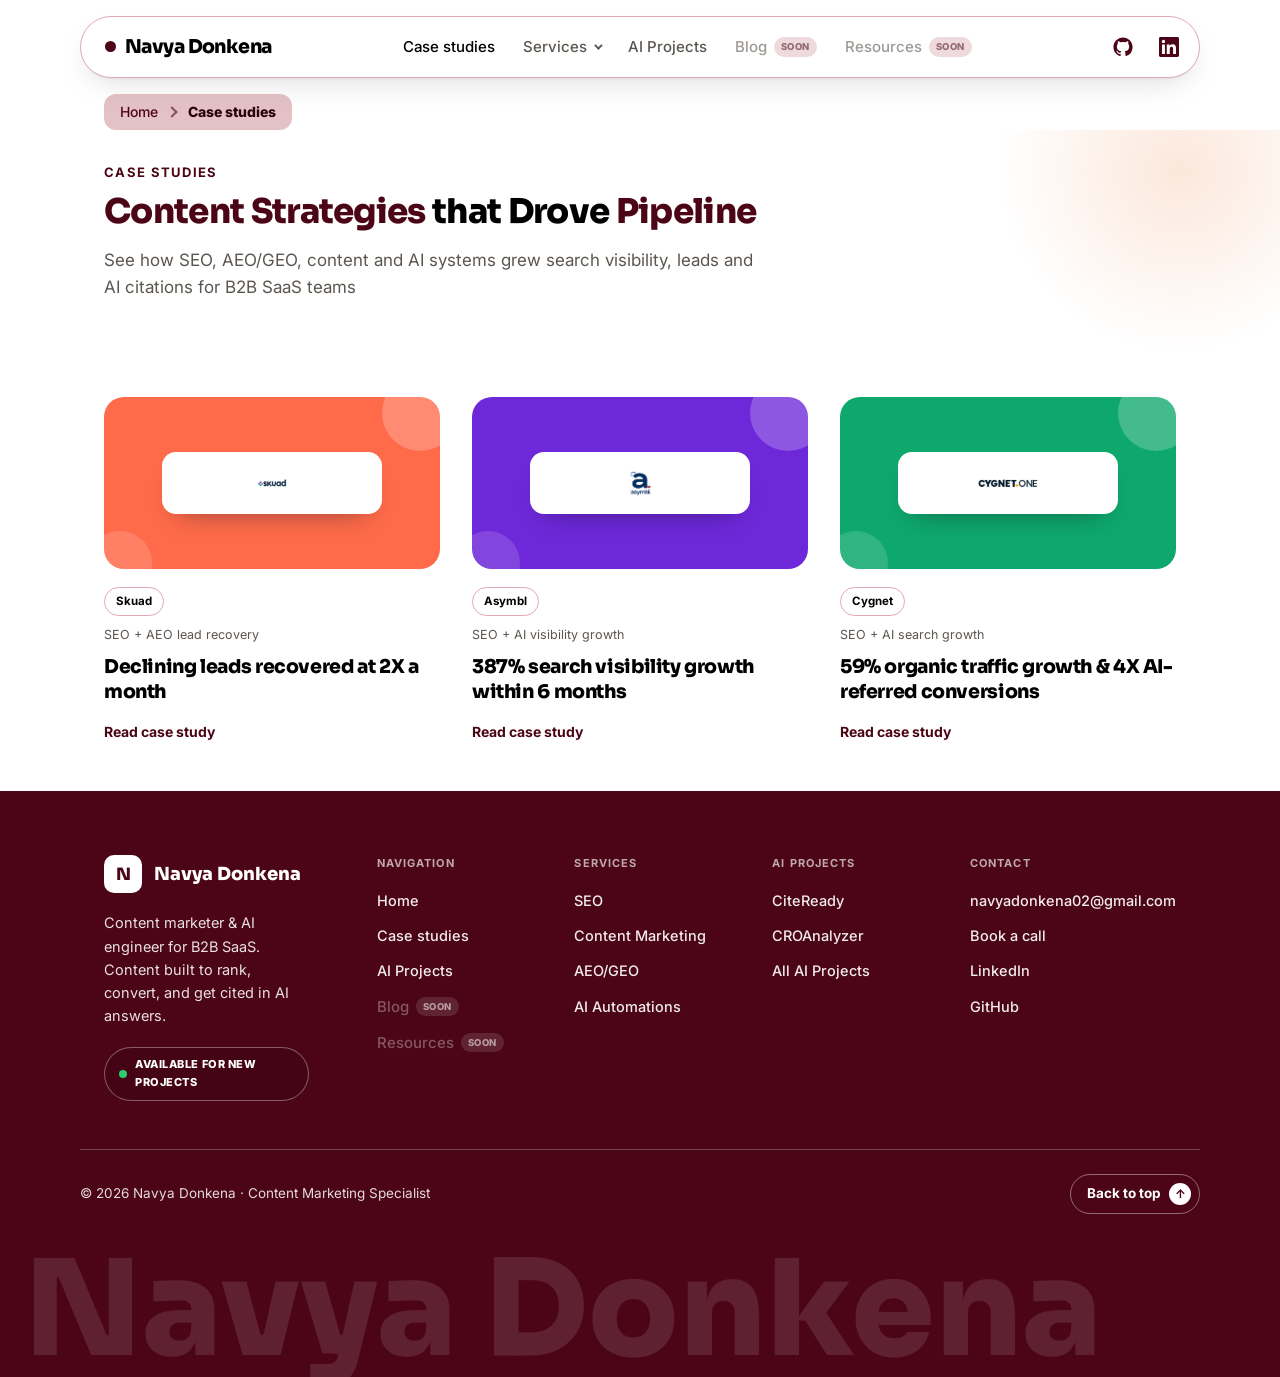
<file: case-studies/index.html>
<!DOCTYPE html>
<html lang="en">
<head>
<meta charset="UTF-8" />
<meta name="viewport" content="width=device-width, initial-scale=1.0" />
<title>Case Studies - Navya Donkena</title>
<meta name="description" content="SEO, AEO, and content marketing case studies by Navya Donkena for B2B SaaS brands including Skuad, Asymbl, and Cygnet." />
<link rel="preconnect" href="https://fonts.googleapis.com" />
<link rel="preconnect" href="https://fonts.gstatic.com" crossorigin />
<link href="https://fonts.googleapis.com/css2?family=Sora:wght@400;600;700;800&family=Inter:wght@400;500;600;700&display=swap" rel="stylesheet" />
<link rel="stylesheet" href="../styles.css?v=22" />
</head>
<body>

<!-- NAV -->
<header class="nav">
  <div class="wrap nav-inner">
    <a class="logo" href="../index.html#top"><span class="dot"></span>Navya Donkena</a>
    <nav class="nav-links" id="navLinks">
      <a href="./" class="active">Case studies</a>
      <div class="nav-dd"><button type="button" class="nav-dd-trigger" aria-haspopup="true">Services<span class="caret" aria-hidden="true"></span></button><div class="nav-dd-menu"><a href="../services/seo.html">SEO</a><a href="../services/content.html">Content Marketing</a><a href="../services/aeo-geo.html">AEO/GEO</a><a href="../services/ai-automations.html">AI Automations</a></div></div>
      <a href="../ai-projects.html">AI Projects</a>
      <span class="nav-soon">Blog<span class="soon-badge">Soon</span></span>
      <span class="nav-soon">Resources<span class="soon-badge">Soon</span></span>
    </nav>
    <div class="nav-social">
      <a href="https://github.com/navyadonkena" target="_blank" rel="noopener" aria-label="GitHub"><svg viewBox="0 0 24 24" width="20" height="20" fill="currentColor" aria-hidden="true"><path d="M12 .5C5.65.5.5 5.65.5 12c0 5.08 3.29 9.39 7.86 10.91.58.1.79-.25.79-.56v-2.17c-3.2.7-3.87-1.37-3.87-1.37-.52-1.33-1.28-1.69-1.28-1.69-1.04-.71.08-.7.08-.7 1.15.08 1.76 1.18 1.76 1.18 1.03 1.76 2.69 1.25 3.35.96.1-.74.4-1.25.73-1.54-2.55-.29-5.24-1.28-5.24-5.69 0-1.26.45-2.28 1.18-3.09-.12-.29-.51-1.46.11-3.05 0 0 .97-.31 3.17 1.18a11 11 0 0 1 5.77 0c2.2-1.49 3.17-1.18 3.17-1.18.63 1.59.23 2.76.11 3.05.74.81 1.18 1.83 1.18 3.09 0 4.42-2.69 5.39-5.25 5.68.41.36.78 1.06.78 2.14v3.17c0 .31.21.67.8.56A11.5 11.5 0 0 0 23.5 12C23.5 5.65 18.35.5 12 .5Z"/></svg></a>
      <a href="https://www.linkedin.com/in/navya-donkena/" target="_blank" rel="noopener" aria-label="LinkedIn"><svg viewBox="0 0 24 24" width="20" height="20" fill="currentColor" aria-hidden="true"><path d="M20.45 20.45h-3.56v-5.57c0-1.33-.03-3.04-1.85-3.04-1.86 0-2.14 1.45-2.14 2.94v5.67H9.34V9h3.41v1.56h.05c.48-.9 1.64-1.85 3.37-1.85 3.6 0 4.27 2.37 4.27 5.46v6.28ZM5.34 7.43a2.06 2.06 0 1 1 0-4.12 2.06 2.06 0 0 1 0 4.12ZM7.12 20.45H3.56V9h3.56v11.45ZM22.22 0H1.77C.79 0 0 .77 0 1.73v20.54C0 23.23.79 24 1.77 24h20.45c.98 0 1.78-.77 1.78-1.73V1.73C24 .77 23.2 0 22.22 0Z"/></svg></a>
    </div>
    <button class="nav-toggle" id="navToggle" aria-label="Menu"><span></span><span></span><span></span></button>
  </div>
</header>

<!-- PAGE HERO -->
<section class="page-hero">
  <div class="wrap">
    <div class="kicker">Case studies</div>
    <h1><span class="grad-text">Content Strategies</span> that Drove <span class="grad-text">Pipeline</span></h1>
    <p>See how SEO, AEO/GEO, content and AI systems grew search visibility, leads and AI citations for B2B SaaS teams</p>
  </div>
</section>

<section class="block case-listing">
  <div class="wrap">
    <a class="case-feature reveal" href="skuad-lead-recovery.html">
      <div class="case-media case-media--skuad"><div class="case-logo-chip"><img src="../Logos/skuad.png" alt="Skuad logo" /></div></div>
      <span class="case-tag">Skuad</span>
      <div class="case-meta">SEO + AEO lead recovery</div>
      <h3>Declining leads recovered at 2X a month</h3>
      <span class="case-cta">Read case study</span>
    </a>

    <a class="case-feature reveal" href="asymbl-seo-ai-growth.html">
      <div class="case-media case-media--asymbl"><div class="case-logo-chip"><img src="../Logos/asymbl.png" alt="Asymbl logo" /></div></div>
      <span class="case-tag">Asymbl</span>
      <div class="case-meta">SEO + AI visibility growth</div>
      <h3>387% search visibility growth within 6 months</h3>
      <span class="case-cta">Read case study</span>
    </a>

    <a class="case-feature reveal" href="cygnet-content-strategy.html">
      <div class="case-media case-media--cygnet"><div class="case-logo-chip"><img src="../Logos/cygnet.png" alt="Cygnet logo" /></div></div>
      <span class="case-tag">Cygnet</span>
      <div class="case-meta">SEO + AI search growth</div>
      <h3>59% organic traffic growth &amp; 4X AI-referred conversions</h3>
      <span class="case-cta">Read case study</span>
    </a>
  </div>
</section>

<footer class="site-foot">
  <div class="wrap foot-grid">
    <div class="foot-brand">
      <div class="foot-logo"><span class="foot-mark">N</span><span class="foot-name">Navya Donkena</span></div>
      <p class="foot-tag">Content marketer &amp; AI engineer for B2B SaaS. Content built to rank, convert, and get cited in AI answers.</p>
      <span class="foot-avail"><span class="dot-live"></span>Available for new projects</span>
    </div>
    <div class="foot-col">
      <h5>Navigation</h5>
      <a href="../index.html#top">Home</a>
      <a href="./">Case studies</a>
      <a href="../ai-projects.html">AI Projects</a>
      <span class="nav-soon">Blog<span class="soon-badge">Soon</span></span>
      <span class="nav-soon">Resources<span class="soon-badge">Soon</span></span>
    </div>
    <div class="foot-col">
      <h5>Services</h5>
      <a href="../services/seo.html">SEO</a>
      <a href="../services/content.html">Content Marketing</a>
      <a href="../services/aeo-geo.html">AEO/GEO</a>
      <a href="../services/ai-automations.html">AI Automations</a>
    </div>
    <div class="foot-col">
      <h5>AI Projects</h5>
      <a href="https://citeready.revvgrowthai.com/" target="_blank" rel="noopener">CiteReady</a>
      <a href="https://cro.revvgrowthai.com/" target="_blank" rel="noopener">CROAnalyzer</a>
      <a href="../ai-projects.html">All AI Projects</a>
    </div>
    <div class="foot-col">
      <h5>Contact</h5>
      <a href="mailto:navyadonkena02@gmail.com">navyadonkena02@gmail.com</a>
      <a href="https://calendly.com/navyadonkena02/30-minute" target="_blank" rel="noopener">Book a call</a>
      <a href="https://www.linkedin.com/in/navya-donkena/" target="_blank" rel="noopener">LinkedIn</a>
      <a href="https://github.com/navyadonkena" target="_blank" rel="noopener">GitHub</a>
    </div>
  </div>
  <div class="wrap foot-bottom">
    <span>© 2026 Navya Donkena · Content Marketing Specialist</span>
    <a class="back-top" href="#">Back to top <span class="bt-arrow">↑</span></a>
  </div>
  <div class="foot-watermark" aria-hidden="true">Navya Donkena</div>
</footer>

<script src="../main.js"></script>
</body>
</html>
</file>
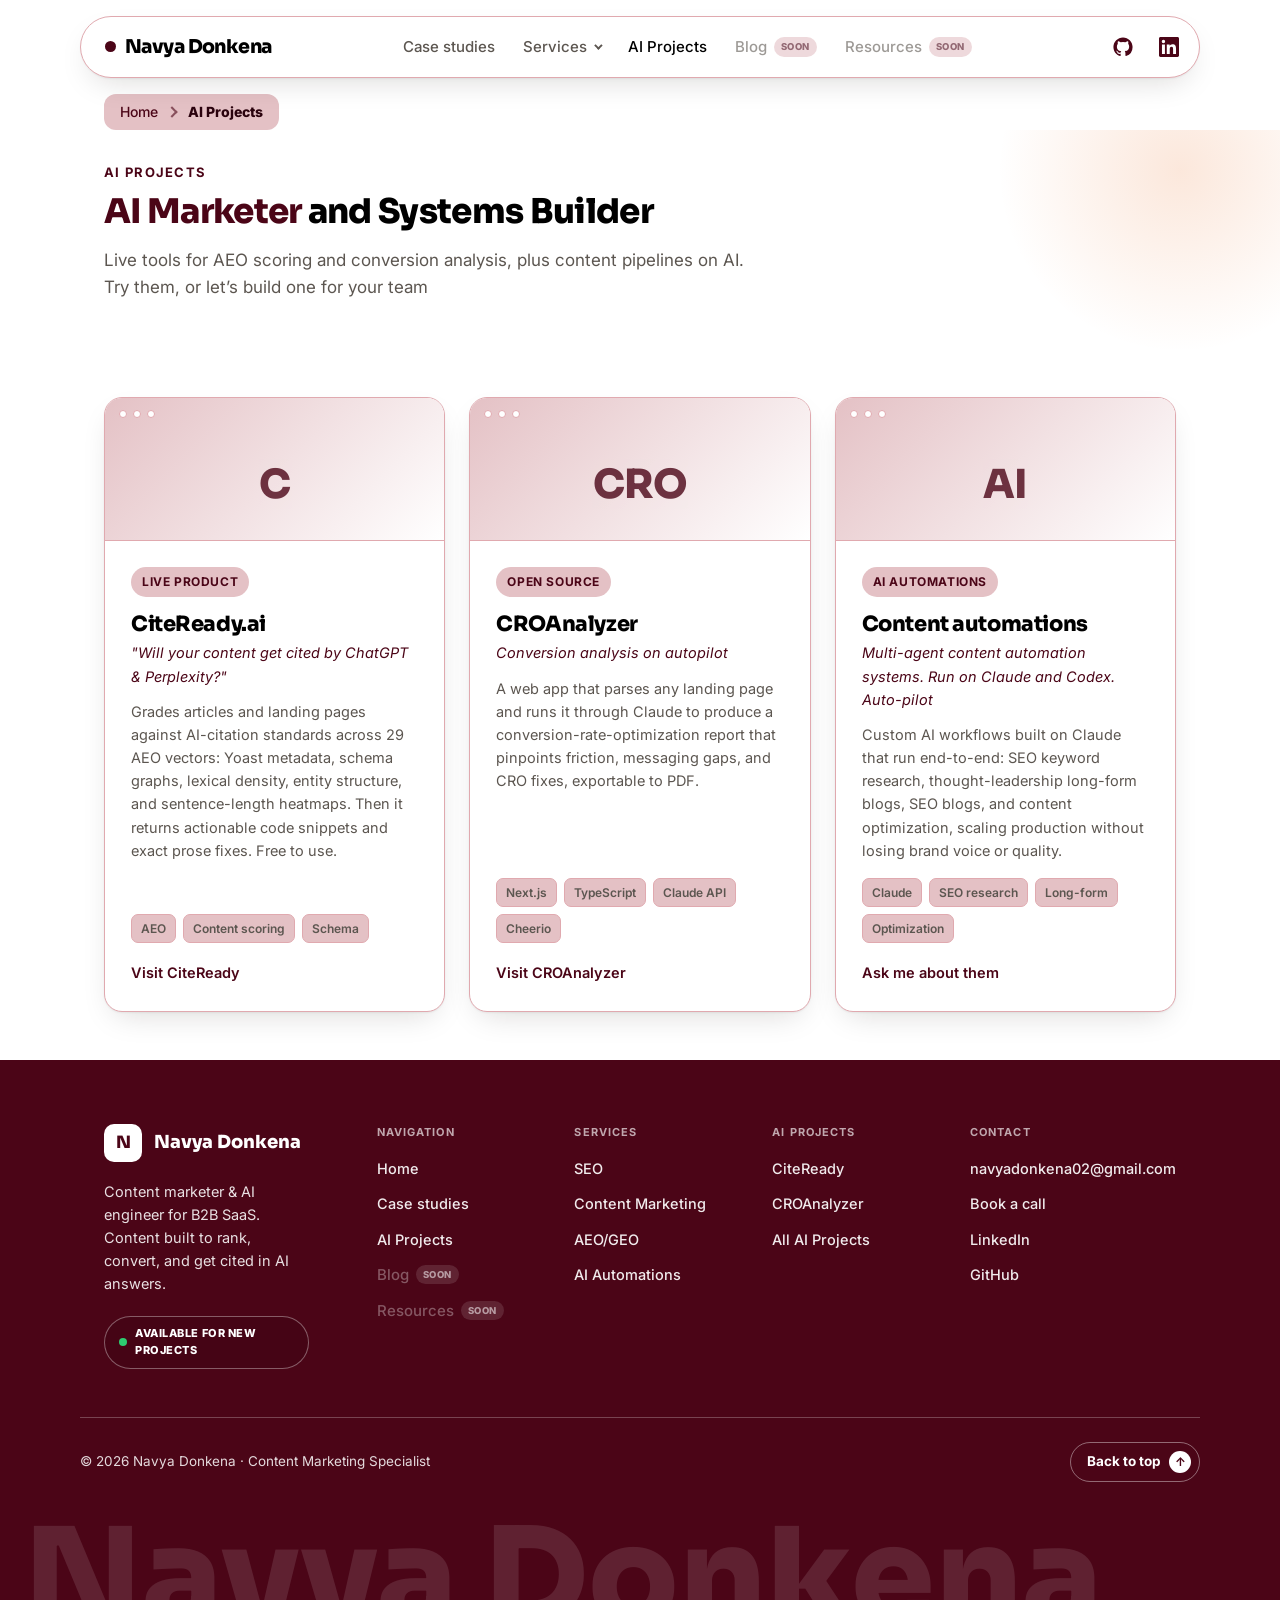
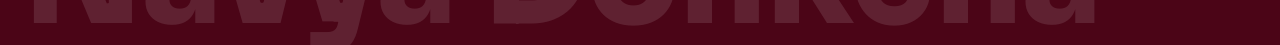
<file: ai-projects.html>
<!DOCTYPE html>
<html lang="en">
<head>
<meta charset="UTF-8" />
<meta name="viewport" content="width=device-width, initial-scale=1.0" />
<title>AI Projects | Navya Donkena</title>
<meta name="description" content="Products and AI automations built by Navya Donkena to make content rank, convert, and get cited: CiteReady, CROAnalyzer, and Claude-powered content workflows." />
<link rel="preconnect" href="https://fonts.googleapis.com" />
<link rel="preconnect" href="https://fonts.gstatic.com" crossorigin />
<link href="https://fonts.googleapis.com/css2?family=Sora:wght@400;600;700;800&family=Inter:wght@400;500;600;700&display=swap" rel="stylesheet" />
<link rel="stylesheet" href="styles.css?v=22" />
</head>
<body>

<!-- NAV -->
<header class="nav">
  <div class="wrap nav-inner">
    <a class="logo" href="index.html#top"><span class="dot"></span>Navya Donkena</a>
    <nav class="nav-links" id="navLinks">
      <a href="case-studies/index.html">Case studies</a>
      <div class="nav-dd"><button type="button" class="nav-dd-trigger" aria-haspopup="true">Services<span class="caret" aria-hidden="true"></span></button><div class="nav-dd-menu"><a href="services/seo.html">SEO</a><a href="services/content.html">Content Marketing</a><a href="services/aeo-geo.html">AEO/GEO</a><a href="services/ai-automations.html">AI Automations</a></div></div>
      <a href="ai-projects.html" class="active">AI Projects</a>
      <span class="nav-soon">Blog<span class="soon-badge">Soon</span></span>
      <span class="nav-soon">Resources<span class="soon-badge">Soon</span></span>
    </nav>
    <div class="nav-social">
      <a href="https://github.com/navyadonkena" target="_blank" rel="noopener" aria-label="GitHub"><svg viewBox="0 0 24 24" width="20" height="20" fill="currentColor" aria-hidden="true"><path d="M12 .5C5.65.5.5 5.65.5 12c0 5.08 3.29 9.39 7.86 10.91.58.1.79-.25.79-.56v-2.17c-3.2.7-3.87-1.37-3.87-1.37-.52-1.33-1.28-1.69-1.28-1.69-1.04-.71.08-.7.08-.7 1.15.08 1.76 1.18 1.76 1.18 1.03 1.76 2.69 1.25 3.35.96.1-.74.4-1.25.73-1.54-2.55-.29-5.24-1.28-5.24-5.69 0-1.26.45-2.28 1.18-3.09-.12-.29-.51-1.46.11-3.05 0 0 .97-.31 3.17 1.18a11 11 0 0 1 5.77 0c2.2-1.49 3.17-1.18 3.17-1.18.63 1.59.23 2.76.11 3.05.74.81 1.18 1.83 1.18 3.09 0 4.42-2.69 5.39-5.25 5.68.41.36.78 1.06.78 2.14v3.17c0 .31.21.67.8.56A11.5 11.5 0 0 0 23.5 12C23.5 5.65 18.35.5 12 .5Z"/></svg></a>
      <a href="https://www.linkedin.com/in/navya-donkena/" target="_blank" rel="noopener" aria-label="LinkedIn"><svg viewBox="0 0 24 24" width="20" height="20" fill="currentColor" aria-hidden="true"><path d="M20.45 20.45h-3.56v-5.57c0-1.33-.03-3.04-1.85-3.04-1.86 0-2.14 1.45-2.14 2.94v5.67H9.34V9h3.41v1.56h.05c.48-.9 1.64-1.85 3.37-1.85 3.6 0 4.27 2.37 4.27 5.46v6.28ZM5.34 7.43a2.06 2.06 0 1 1 0-4.12 2.06 2.06 0 0 1 0 4.12ZM7.12 20.45H3.56V9h3.56v11.45ZM22.22 0H1.77C.79 0 0 .77 0 1.73v20.54C0 23.23.79 24 1.77 24h20.45c.98 0 1.78-.77 1.78-1.73V1.73C24 .77 23.2 0 22.22 0Z"/></svg></a>
    </div>
    <button class="nav-toggle" id="navToggle" aria-label="Menu"><span></span><span></span><span></span></button>
  </div>
</header>

<!-- PAGE HERO -->
<section class="page-hero">
  <div class="wrap">
    <div class="kicker">AI Projects</div>
    <h1><span class="grad-text">AI Marketer</span> and Systems Builder</h1>
    <p>Live tools for AEO scoring and conversion analysis, plus content pipelines on AI. Try them, or let’s build one for your team</p>
  </div>
</section>

<div class="wrap" style="padding-top:var(--section-pad);padding-bottom:var(--section-pad)">
  <div class="grid tools">
    <div class="tool reveal">
      <div class="tool-mock"><div class="tool-mock-bar"><span></span><span></span><span></span></div><div class="tool-mock-body"><span class="tool-mock-mark">C</span></div></div>
      <div class="tool-body">
        <span class="tag">Live product</span>
        <h3>CiteReady.ai</h3>
        <div class="quote">"Will your content get cited by ChatGPT &amp; Perplexity?"</div>
        <p>Grades articles and landing pages against AI-citation standards across 29 AEO vectors: Yoast metadata, schema graphs, lexical density, entity structure, and sentence-length heatmaps. Then it returns actionable code snippets and exact prose fixes. Free to use.</p>
        <div class="stack"><b>AEO</b><b>Content scoring</b><b>Schema</b></div>
        <a class="link" href="https://citeready.revvgrowthai.com/" target="_blank" rel="noopener">Visit CiteReady</a>
      </div>
    </div>
    <div class="tool reveal">
      <div class="tool-mock"><div class="tool-mock-bar"><span></span><span></span><span></span></div><div class="tool-mock-body"><span class="tool-mock-mark">CRO</span></div></div>
      <div class="tool-body">
        <span class="tag">Open source</span>
        <h3>CROAnalyzer</h3>
        <div class="quote">Conversion analysis on autopilot</div>
        <p>A web app that parses any landing page and runs it through Claude to produce a conversion-rate-optimization report that pinpoints friction, messaging gaps, and CRO fixes, exportable to PDF.</p>
        <div class="stack"><b>Next.js</b><b>TypeScript</b><b>Claude API</b><b>Cheerio</b></div>
        <a class="link" href="https://cro.revvgrowthai.com/" target="_blank" rel="noopener">Visit CROAnalyzer</a>
      </div>
    </div>
    <div class="tool reveal">
      <div class="tool-mock"><div class="tool-mock-bar"><span></span><span></span><span></span></div><div class="tool-mock-body"><span class="tool-mock-mark">AI</span></div></div>
      <div class="tool-body">
        <span class="tag">AI automations</span>
        <h3>Content automations</h3>
        <div class="quote">Multi-agent content automation systems. Run on Claude and Codex. Auto-pilot</div>
        <p>Custom AI workflows built on Claude that run end-to-end: SEO keyword research, thought-leadership long-form blogs, SEO blogs, and content optimization, scaling production without losing brand voice or quality.</p>
        <div class="stack"><b>Claude</b><b>SEO research</b><b>Long-form</b><b>Optimization</b></div>
        <a class="link" href="mailto:navyadonkena02@gmail.com">Ask me about them</a>
      </div>
    </div>
  </div>
</div>

<footer class="site-foot">
  <div class="wrap foot-grid">
    <div class="foot-brand">
      <div class="foot-logo"><span class="foot-mark">N</span><span class="foot-name">Navya Donkena</span></div>
      <p class="foot-tag">Content marketer &amp; AI engineer for B2B SaaS. Content built to rank, convert, and get cited in AI answers.</p>
      <span class="foot-avail"><span class="dot-live"></span>Available for new projects</span>
    </div>
    <div class="foot-col">
      <h5>Navigation</h5>
      <a href="index.html#top">Home</a>
      <a href="case-studies/index.html">Case studies</a>
      <a href="ai-projects.html">AI Projects</a>
      <span class="nav-soon">Blog<span class="soon-badge">Soon</span></span>
      <span class="nav-soon">Resources<span class="soon-badge">Soon</span></span>
    </div>
    <div class="foot-col">
      <h5>Services</h5>
      <a href="services/seo.html">SEO</a>
      <a href="services/content.html">Content Marketing</a>
      <a href="services/aeo-geo.html">AEO/GEO</a>
      <a href="services/ai-automations.html">AI Automations</a>
    </div>
    <div class="foot-col">
      <h5>AI Projects</h5>
      <a href="https://citeready.revvgrowthai.com/" target="_blank" rel="noopener">CiteReady</a>
      <a href="https://cro.revvgrowthai.com/" target="_blank" rel="noopener">CROAnalyzer</a>
      <a href="ai-projects.html">All AI Projects</a>
    </div>
    <div class="foot-col">
      <h5>Contact</h5>
      <a href="mailto:navyadonkena02@gmail.com">navyadonkena02@gmail.com</a>
      <a href="https://calendly.com/navyadonkena02/30-minute" target="_blank" rel="noopener">Book a call</a>
      <a href="https://www.linkedin.com/in/navya-donkena/" target="_blank" rel="noopener">LinkedIn</a>
      <a href="https://github.com/navyadonkena" target="_blank" rel="noopener">GitHub</a>
    </div>
  </div>
  <div class="wrap foot-bottom">
    <span>© 2026 Navya Donkena · Content Marketing Specialist</span>
    <a class="back-top" href="#">Back to top <span class="bt-arrow">↑</span></a>
  </div>
  <div class="foot-watermark" aria-hidden="true">Navya Donkena</div>
</footer>

<script src="main.js"></script>
</body>
</html>
</file>
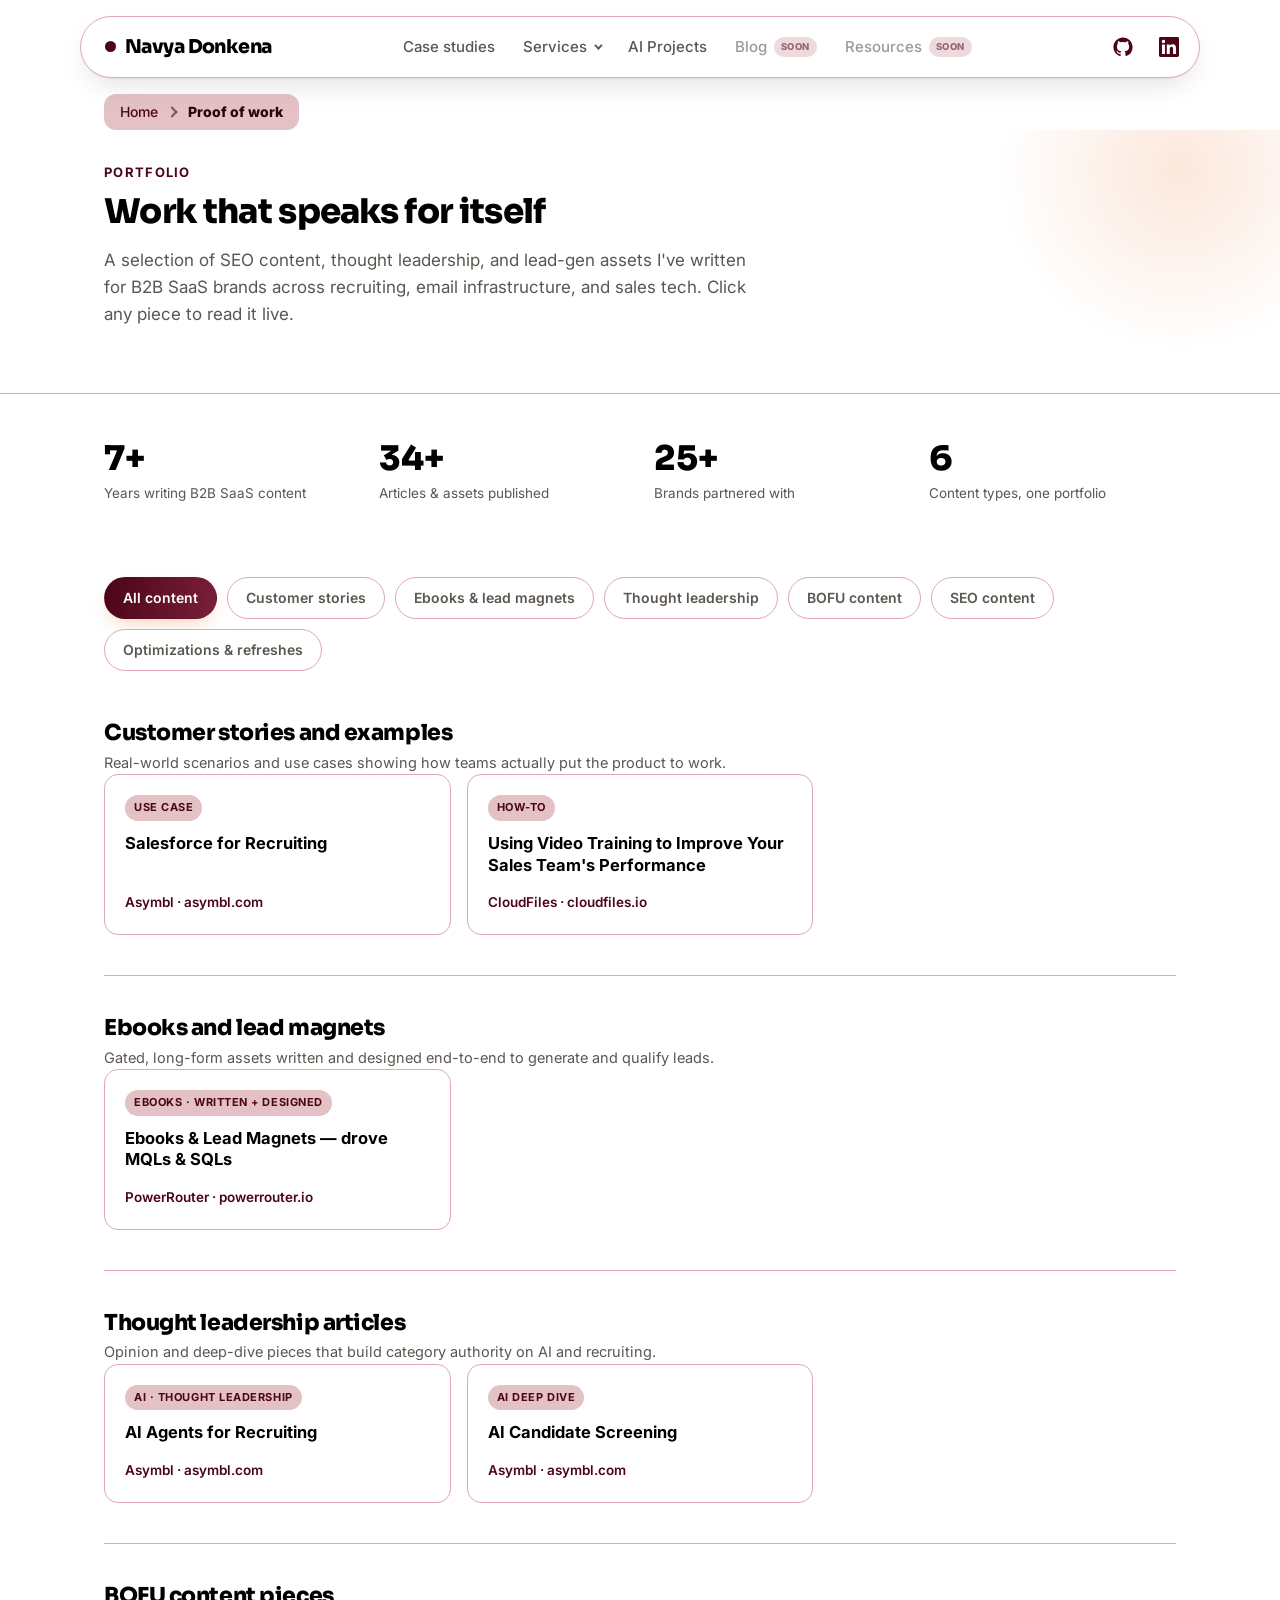
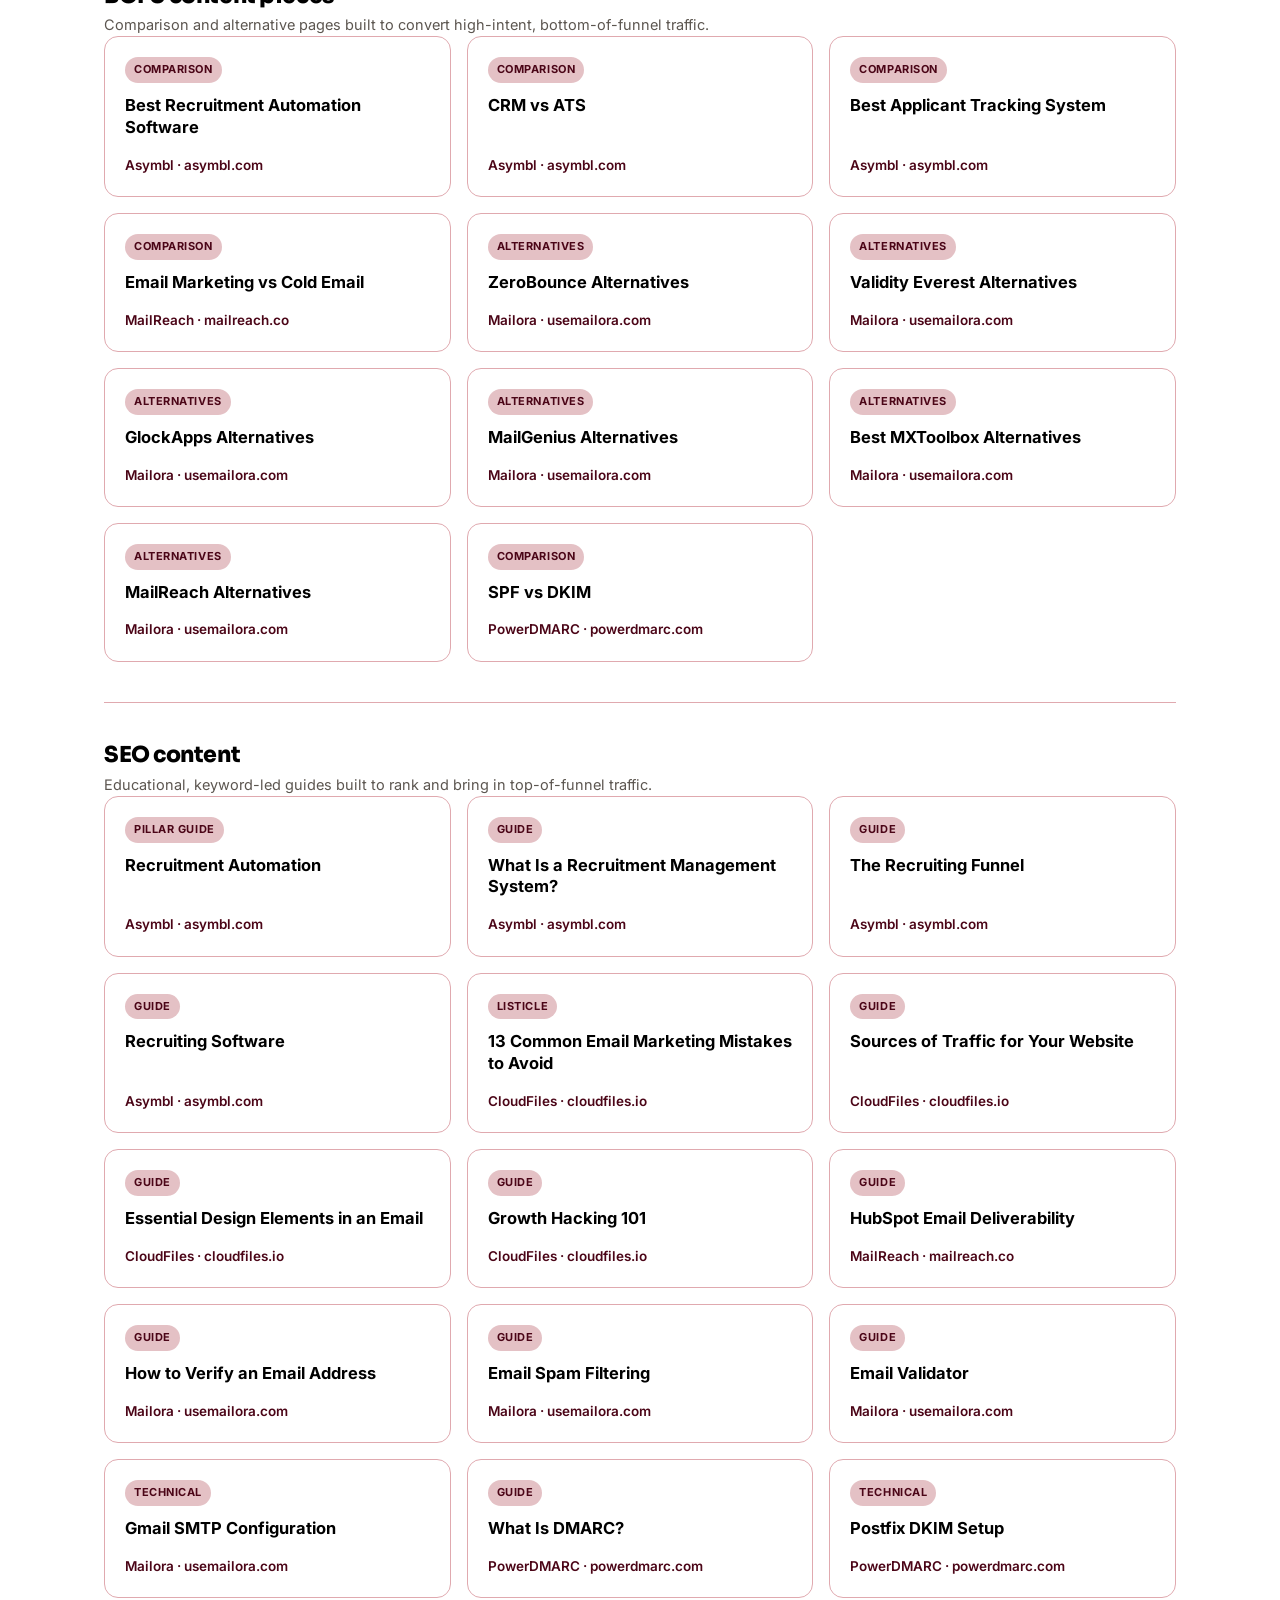
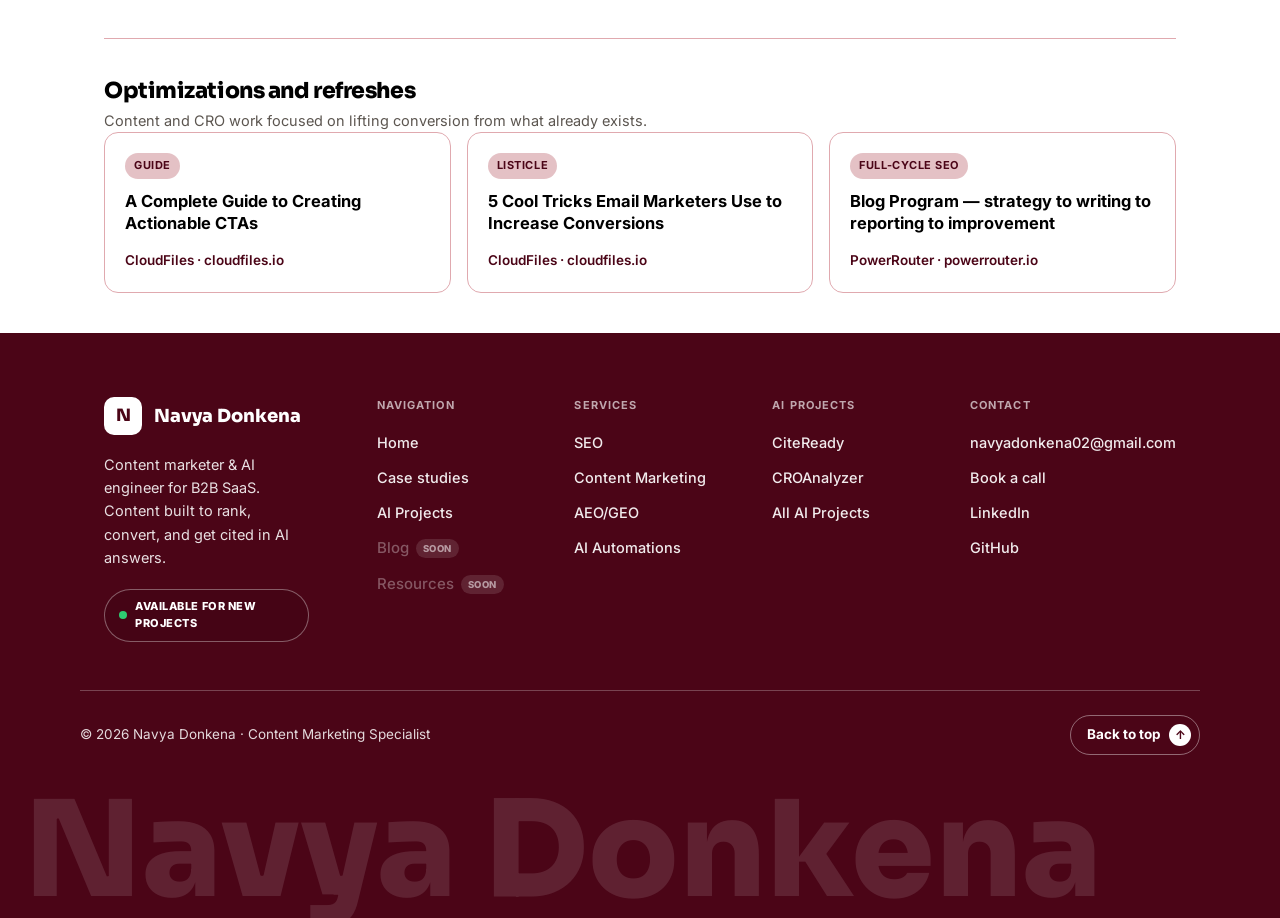
<file: work.html>
<!DOCTYPE html>
<html lang="en">
<head>
<meta charset="UTF-8" />
<meta name="viewport" content="width=device-width, initial-scale=1.0" />
<title>Proof of Work — Navya Donkena</title>
<meta name="breadcrumb" content="Proof of work" />
<meta name="description" content="Long-form articles, product comparisons, technical deep dives, and lead magnets written by Navya Donkena for B2B SaaS brands like Asymbl, CloudFiles, and PowerRouter." />
<link rel="preconnect" href="https://fonts.googleapis.com" />
<link rel="preconnect" href="https://fonts.gstatic.com" crossorigin />
<link href="https://fonts.googleapis.com/css2?family=Sora:wght@400;600;700;800&family=Inter:wght@400;500;600;700&display=swap" rel="stylesheet" />
<link rel="stylesheet" href="styles.css?v=22" />
</head>
<body>

<!-- NAV -->
<header class="nav">
  <div class="wrap nav-inner">
    <a class="logo" href="index.html#top"><span class="dot"></span>Navya Donkena</a>
    <nav class="nav-links" id="navLinks">
      <a href="case-studies/index.html">Case studies</a>
      <div class="nav-dd"><button type="button" class="nav-dd-trigger" aria-haspopup="true">Services<span class="caret" aria-hidden="true"></span></button><div class="nav-dd-menu"><a href="services/seo.html">SEO</a><a href="services/content.html">Content Marketing</a><a href="services/aeo-geo.html">AEO/GEO</a><a href="services/ai-automations.html">AI Automations</a></div></div>
      <a href="ai-projects.html">AI Projects</a>
      <span class="nav-soon">Blog<span class="soon-badge">Soon</span></span>
      <span class="nav-soon">Resources<span class="soon-badge">Soon</span></span>
    </nav>
    <div class="nav-social">
      <a href="https://github.com/navyadonkena" target="_blank" rel="noopener" aria-label="GitHub"><svg viewBox="0 0 24 24" width="20" height="20" fill="currentColor" aria-hidden="true"><path d="M12 .5C5.65.5.5 5.65.5 12c0 5.08 3.29 9.39 7.86 10.91.58.1.79-.25.79-.56v-2.17c-3.2.7-3.87-1.37-3.87-1.37-.52-1.33-1.28-1.69-1.28-1.69-1.04-.71.08-.7.08-.7 1.15.08 1.76 1.18 1.76 1.18 1.03 1.76 2.69 1.25 3.35.96.1-.74.4-1.25.73-1.54-2.55-.29-5.24-1.28-5.24-5.69 0-1.26.45-2.28 1.18-3.09-.12-.29-.51-1.46.11-3.05 0 0 .97-.31 3.17 1.18a11 11 0 0 1 5.77 0c2.2-1.49 3.17-1.18 3.17-1.18.63 1.59.23 2.76.11 3.05.74.81 1.18 1.83 1.18 3.09 0 4.42-2.69 5.39-5.25 5.68.41.36.78 1.06.78 2.14v3.17c0 .31.21.67.8.56A11.5 11.5 0 0 0 23.5 12C23.5 5.65 18.35.5 12 .5Z"/></svg></a>
      <a href="https://www.linkedin.com/in/navya-donkena/" target="_blank" rel="noopener" aria-label="LinkedIn"><svg viewBox="0 0 24 24" width="20" height="20" fill="currentColor" aria-hidden="true"><path d="M20.45 20.45h-3.56v-5.57c0-1.33-.03-3.04-1.85-3.04-1.86 0-2.14 1.45-2.14 2.94v5.67H9.34V9h3.41v1.56h.05c.48-.9 1.64-1.85 3.37-1.85 3.6 0 4.27 2.37 4.27 5.46v6.28ZM5.34 7.43a2.06 2.06 0 1 1 0-4.12 2.06 2.06 0 0 1 0 4.12ZM7.12 20.45H3.56V9h3.56v11.45ZM22.22 0H1.77C.79 0 0 .77 0 1.73v20.54C0 23.23.79 24 1.77 24h20.45c.98 0 1.78-.77 1.78-1.73V1.73C24 .77 23.2 0 22.22 0Z"/></svg></a>
    </div>
    <button class="nav-toggle" id="navToggle" aria-label="Menu"><span></span><span></span><span></span></button>
  </div>
</header>

<!-- PAGE HERO -->
<section class="page-hero">
  <div class="wrap">
    <div class="kicker">Portfolio</div>
    <h1>Work that speaks for itself</h1>
    <p>A selection of SEO content, thought leadership, and lead-gen assets I've written for B2B SaaS brands across recruiting, email infrastructure, and sales tech. Click any piece to read it live.</p>
  </div>
</section>

<section class="hero-stats">
  <div class="wrap hero-stats-row">
    <div><div class="hs-num">7+</div><div class="hs-lbl">Years writing B2B SaaS content</div></div>
    <div><div class="hs-num">34+</div><div class="hs-lbl">Articles &amp; assets published</div></div>
    <div><div class="hs-num">25+</div><div class="hs-lbl">Brands partnered with</div></div>
    <div><div class="hs-num">6</div><div class="hs-lbl">Content types, one portfolio</div></div>
  </div>
</section>

<div class="wrap">

  <div class="client-filter" id="typeFilter">
    <button class="active" data-c="all">All content</button>
    <button data-c="customer-stories">Customer stories</button>
    <button data-c="ebooks">Ebooks &amp; lead magnets</button>
    <button data-c="thought-leadership">Thought leadership</button>
    <button data-c="bofu">BOFU content</button>
    <button data-c="seo">SEO content</button>
    <button data-c="optimizations">Optimizations &amp; refreshes</button>
  </div>

  <!-- CUSTOMER STORIES AND EXAMPLES -->
  <div class="work-group reveal" data-type="customer-stories">
    <div class="type-head">
      <h3>Customer stories and examples</h3>
      <p>Real-world scenarios and use cases showing how teams actually put the product to work.</p>
    </div>
    <div class="work-grid">
      <a class="post" href="https://www.asymbl.com/blog/salesforce-for-recruiting" target="_blank" rel="noopener">
        <span class="ptag">Use case</span><h4>Salesforce for Recruiting</h4><span class="src">Asymbl · asymbl.com</span></a>
      <a class="post" href="https://www.cloudfiles.io/blog/how-to-use-video-training-to-improve-your-sales-teams-performance" target="_blank" rel="noopener">
        <span class="ptag">How-to</span><h4>Using Video Training to Improve Your Sales Team's Performance</h4><span class="src">CloudFiles · cloudfiles.io</span></a>
    </div>
  </div>

  <!-- EBOOKS AND LEAD MAGNETS -->
  <div class="work-group reveal" data-type="ebooks">
    <div class="type-head">
      <h3>Ebooks and lead magnets</h3>
      <p>Gated, long-form assets written and designed end-to-end to generate and qualify leads.</p>
    </div>
    <div class="work-grid">
      <a class="post" href="https://powerrouter.io/resources/ebooks/" target="_blank" rel="noopener">
        <span class="ptag">Ebooks · written + designed</span><h4>Ebooks &amp; Lead Magnets — drove MQLs &amp; SQLs</h4><span class="src">PowerRouter · powerrouter.io</span></a>
    </div>
  </div>

  <!-- THOUGHT LEADERSHIP ARTICLES -->
  <div class="work-group reveal" data-type="thought-leadership">
    <div class="type-head">
      <h3>Thought leadership articles</h3>
      <p>Opinion and deep-dive pieces that build category authority on AI and recruiting.</p>
    </div>
    <div class="work-grid">
      <a class="post" href="https://www.asymbl.com/blog/ai-agents-for-recruiting" target="_blank" rel="noopener">
        <span class="ptag">AI · Thought leadership</span><h4>AI Agents for Recruiting</h4><span class="src">Asymbl · asymbl.com</span></a>
      <a class="post" href="https://www.asymbl.com/blog/ai-candidate-screening" target="_blank" rel="noopener">
        <span class="ptag">AI deep dive</span><h4>AI Candidate Screening</h4><span class="src">Asymbl · asymbl.com</span></a>
    </div>
  </div>

  <!-- BOFU CONTENT PIECES -->
  <div class="work-group reveal" data-type="bofu">
    <div class="type-head">
      <h3>BOFU content pieces</h3>
      <p>Comparison and alternative pages built to convert high-intent, bottom-of-funnel traffic.</p>
    </div>
    <div class="work-grid">
      <a class="post" href="https://www.asymbl.com/blog/best-recruitment-automation-software" target="_blank" rel="noopener">
        <span class="ptag">Comparison</span><h4>Best Recruitment Automation Software</h4><span class="src">Asymbl · asymbl.com</span></a>
      <a class="post" href="https://www.asymbl.com/blog/crm-vs-ats" target="_blank" rel="noopener">
        <span class="ptag">Comparison</span><h4>CRM vs ATS</h4><span class="src">Asymbl · asymbl.com</span></a>
      <a class="post" href="https://www.asymbl.com/blog/best-applicant-tracking-system" target="_blank" rel="noopener">
        <span class="ptag">Comparison</span><h4>Best Applicant Tracking System</h4><span class="src">Asymbl · asymbl.com</span></a>
      <a class="post" href="https://www.mailreach.co/blog/email-marketing-vs-cold-email" target="_blank" rel="noopener">
        <span class="ptag">Comparison</span><h4>Email Marketing vs Cold Email</h4><span class="src">MailReach · mailreach.co</span></a>
      <a class="post" href="https://usemailora.com/blog/zerobounce-alternatives" target="_blank" rel="noopener">
        <span class="ptag">Alternatives</span><h4>ZeroBounce Alternatives</h4><span class="src">Mailora · usemailora.com</span></a>
      <a class="post" href="https://usemailora.com/blog/validity-everest-alternatives" target="_blank" rel="noopener">
        <span class="ptag">Alternatives</span><h4>Validity Everest Alternatives</h4><span class="src">Mailora · usemailora.com</span></a>
      <a class="post" href="https://usemailora.com/blog/glockapps-alternatives" target="_blank" rel="noopener">
        <span class="ptag">Alternatives</span><h4>GlockApps Alternatives</h4><span class="src">Mailora · usemailora.com</span></a>
      <a class="post" href="https://usemailora.com/blog/mailgenius-alternatives" target="_blank" rel="noopener">
        <span class="ptag">Alternatives</span><h4>MailGenius Alternatives</h4><span class="src">Mailora · usemailora.com</span></a>
      <a class="post" href="https://usemailora.com/blog/best-mxtoolbox-alternatives" target="_blank" rel="noopener">
        <span class="ptag">Alternatives</span><h4>Best MXToolbox Alternatives</h4><span class="src">Mailora · usemailora.com</span></a>
      <a class="post" href="https://usemailora.com/blog/mailreach-alternatives" target="_blank" rel="noopener">
        <span class="ptag">Alternatives</span><h4>MailReach Alternatives</h4><span class="src">Mailora · usemailora.com</span></a>
      <a class="post" href="https://powerdmarc.com/spf-vs-dkim/" target="_blank" rel="noopener">
        <span class="ptag">Comparison</span><h4>SPF vs DKIM</h4><span class="src">PowerDMARC · powerdmarc.com</span></a>
    </div>
  </div>

  <!-- SEO CONTENT -->
  <div class="work-group reveal" data-type="seo">
    <div class="type-head">
      <h3>SEO content</h3>
      <p>Educational, keyword-led guides built to rank and bring in top-of-funnel traffic.</p>
    </div>
    <div class="work-grid">
      <a class="post" href="https://www.asymbl.com/blog/recruitment-automation" target="_blank" rel="noopener">
        <span class="ptag">Pillar guide</span><h4>Recruitment Automation</h4><span class="src">Asymbl · asymbl.com</span></a>
      <a class="post" href="https://www.asymbl.com/blog/what-is-a-recruitment-management-system" target="_blank" rel="noopener">
        <span class="ptag">Guide</span><h4>What Is a Recruitment Management System?</h4><span class="src">Asymbl · asymbl.com</span></a>
      <a class="post" href="https://www.asymbl.com/blog/recruiting-funnel" target="_blank" rel="noopener">
        <span class="ptag">Guide</span><h4>The Recruiting Funnel</h4><span class="src">Asymbl · asymbl.com</span></a>
      <a class="post" href="https://www.asymbl.com/blog/recruiting-software" target="_blank" rel="noopener">
        <span class="ptag">Guide</span><h4>Recruiting Software</h4><span class="src">Asymbl · asymbl.com</span></a>
      <a class="post" href="https://www.cloudfiles.io/blog/13-common-email-marketing-mistakes-to-avoid" target="_blank" rel="noopener">
        <span class="ptag">Listicle</span><h4>13 Common Email Marketing Mistakes to Avoid</h4><span class="src">CloudFiles · cloudfiles.io</span></a>
      <a class="post" href="https://www.cloudfiles.io/blog/sources-of-traffic-for-your-website" target="_blank" rel="noopener">
        <span class="ptag">Guide</span><h4>Sources of Traffic for Your Website</h4><span class="src">CloudFiles · cloudfiles.io</span></a>
      <a class="post" href="https://www.cloudfiles.io/blog/essential-design-elements-in-an-email" target="_blank" rel="noopener">
        <span class="ptag">Guide</span><h4>Essential Design Elements in an Email</h4><span class="src">CloudFiles · cloudfiles.io</span></a>
      <a class="post" href="https://www.cloudfiles.io/blog/growth-hacking-101" target="_blank" rel="noopener">
        <span class="ptag">Guide</span><h4>Growth Hacking 101</h4><span class="src">CloudFiles · cloudfiles.io</span></a>
      <a class="post" href="https://www.mailreach.co/blog/hubspot-email-deliverability" target="_blank" rel="noopener">
        <span class="ptag">Guide</span><h4>HubSpot Email Deliverability</h4><span class="src">MailReach · mailreach.co</span></a>
      <a class="post" href="https://usemailora.com/blog/how-to-verify-email-address" target="_blank" rel="noopener">
        <span class="ptag">Guide</span><h4>How to Verify an Email Address</h4><span class="src">Mailora · usemailora.com</span></a>
      <a class="post" href="https://usemailora.com/blog/email-spam-filtering" target="_blank" rel="noopener">
        <span class="ptag">Guide</span><h4>Email Spam Filtering</h4><span class="src">Mailora · usemailora.com</span></a>
      <a class="post" href="https://usemailora.com/blog/email-validator" target="_blank" rel="noopener">
        <span class="ptag">Guide</span><h4>Email Validator</h4><span class="src">Mailora · usemailora.com</span></a>
      <a class="post" href="https://usemailora.com/blog/gmail-smtp-configuration" target="_blank" rel="noopener">
        <span class="ptag">Technical</span><h4>Gmail SMTP Configuration</h4><span class="src">Mailora · usemailora.com</span></a>
      <a class="post" href="https://powerdmarc.com/what-is-dmarc/" target="_blank" rel="noopener">
        <span class="ptag">Guide</span><h4>What Is DMARC?</h4><span class="src">PowerDMARC · powerdmarc.com</span></a>
      <a class="post" href="https://powerdmarc.com/postfix-dkim/" target="_blank" rel="noopener">
        <span class="ptag">Technical</span><h4>Postfix DKIM Setup</h4><span class="src">PowerDMARC · powerdmarc.com</span></a>
    </div>
  </div>

  <!-- OPTIMIZATIONS AND REFRESHES -->
  <div class="work-group reveal" data-type="optimizations">
    <div class="type-head">
      <h3>Optimizations and refreshes</h3>
      <p>Content and CRO work focused on lifting conversion from what already exists.</p>
    </div>
    <div class="work-grid">
      <a class="post" href="https://www.cloudfiles.io/blog/a-complete-guide-to-create-actionable-ctas" target="_blank" rel="noopener">
        <span class="ptag">Guide</span><h4>A Complete Guide to Creating Actionable CTAs</h4><span class="src">CloudFiles · cloudfiles.io</span></a>
      <a class="post" href="https://www.cloudfiles.io/blog/5-cool-tricks-email-marketers-use-to-increase-conversions" target="_blank" rel="noopener">
        <span class="ptag">Listicle</span><h4>5 Cool Tricks Email Marketers Use to Increase Conversions</h4><span class="src">CloudFiles · cloudfiles.io</span></a>
      <a class="post" href="https://powerrouter.io/resources/blogs/" target="_blank" rel="noopener">
        <span class="ptag">Full-cycle SEO</span><h4>Blog Program — strategy to writing to reporting to improvement</h4><span class="src">PowerRouter · powerrouter.io</span></a>
    </div>
  </div>

</div>

<footer class="site-foot">
  <div class="wrap foot-grid">
    <div class="foot-brand">
      <div class="foot-logo"><span class="foot-mark">N</span><span class="foot-name">Navya Donkena</span></div>
      <p class="foot-tag">Content marketer &amp; AI engineer for B2B SaaS. Content built to rank, convert, and get cited in AI answers.</p>
      <span class="foot-avail"><span class="dot-live"></span>Available for new projects</span>
    </div>
    <div class="foot-col">
      <h5>Navigation</h5>
      <a href="index.html#top">Home</a>
      <a href="case-studies/index.html">Case studies</a>
      <a href="ai-projects.html">AI Projects</a>
      <span class="nav-soon">Blog<span class="soon-badge">Soon</span></span>
      <span class="nav-soon">Resources<span class="soon-badge">Soon</span></span>
    </div>
    <div class="foot-col">
      <h5>Services</h5>
      <a href="services/seo.html">SEO</a>
      <a href="services/content.html">Content Marketing</a>
      <a href="services/aeo-geo.html">AEO/GEO</a>
      <a href="services/ai-automations.html">AI Automations</a>
    </div>
    <div class="foot-col">
      <h5>AI Projects</h5>
      <a href="https://citeready.revvgrowthai.com/" target="_blank" rel="noopener">CiteReady</a>
      <a href="https://cro.revvgrowthai.com/" target="_blank" rel="noopener">CROAnalyzer</a>
      <a href="ai-projects.html">All AI Projects</a>
    </div>
    <div class="foot-col">
      <h5>Contact</h5>
      <a href="mailto:navyadonkena02@gmail.com">navyadonkena02@gmail.com</a>
      <a href="https://calendly.com/navyadonkena02/30-minute" target="_blank" rel="noopener">Book a call</a>
      <a href="https://www.linkedin.com/in/navya-donkena/" target="_blank" rel="noopener">LinkedIn</a>
      <a href="https://github.com/navyadonkena" target="_blank" rel="noopener">GitHub</a>
    </div>
  </div>
  <div class="wrap foot-bottom">
    <span>© 2026 Navya Donkena · Content Marketing Specialist</span>
    <a class="back-top" href="#">Back to top <span class="bt-arrow">↑</span></a>
  </div>
  <div class="foot-watermark" aria-hidden="true">Navya Donkena</div>
</footer>

<script src="main.js"></script>
<script>
(function(){
  const btns=document.querySelectorAll('#typeFilter button');
  const groups=document.querySelectorAll('.work-group');
  btns.forEach(b=>b.addEventListener('click',()=>{
    btns.forEach(x=>x.classList.remove('active')); b.classList.add('active');
    const c=b.dataset.c;
    groups.forEach(g=>{ g.style.display=(c==='all'||g.dataset.type===c)?'':'none'; });
  }));
})();
</script>
</body>
</html>
</file>
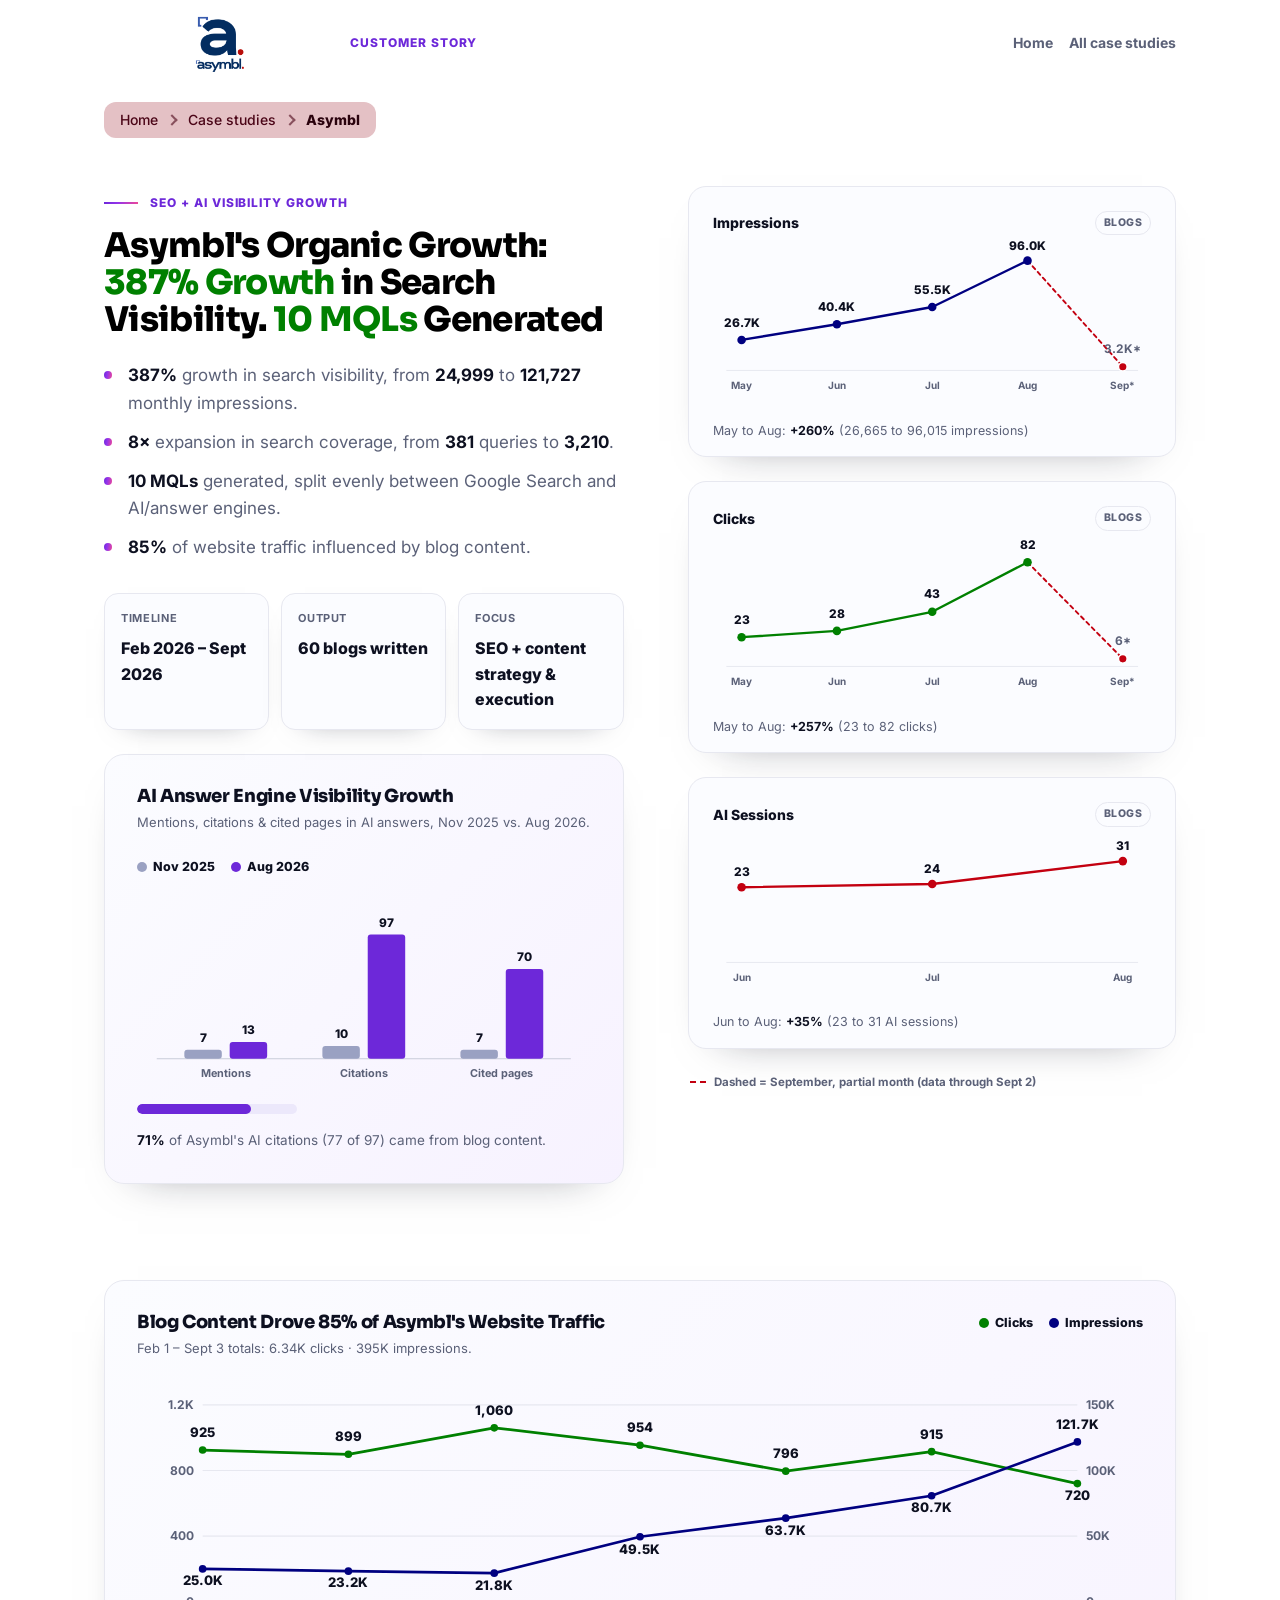
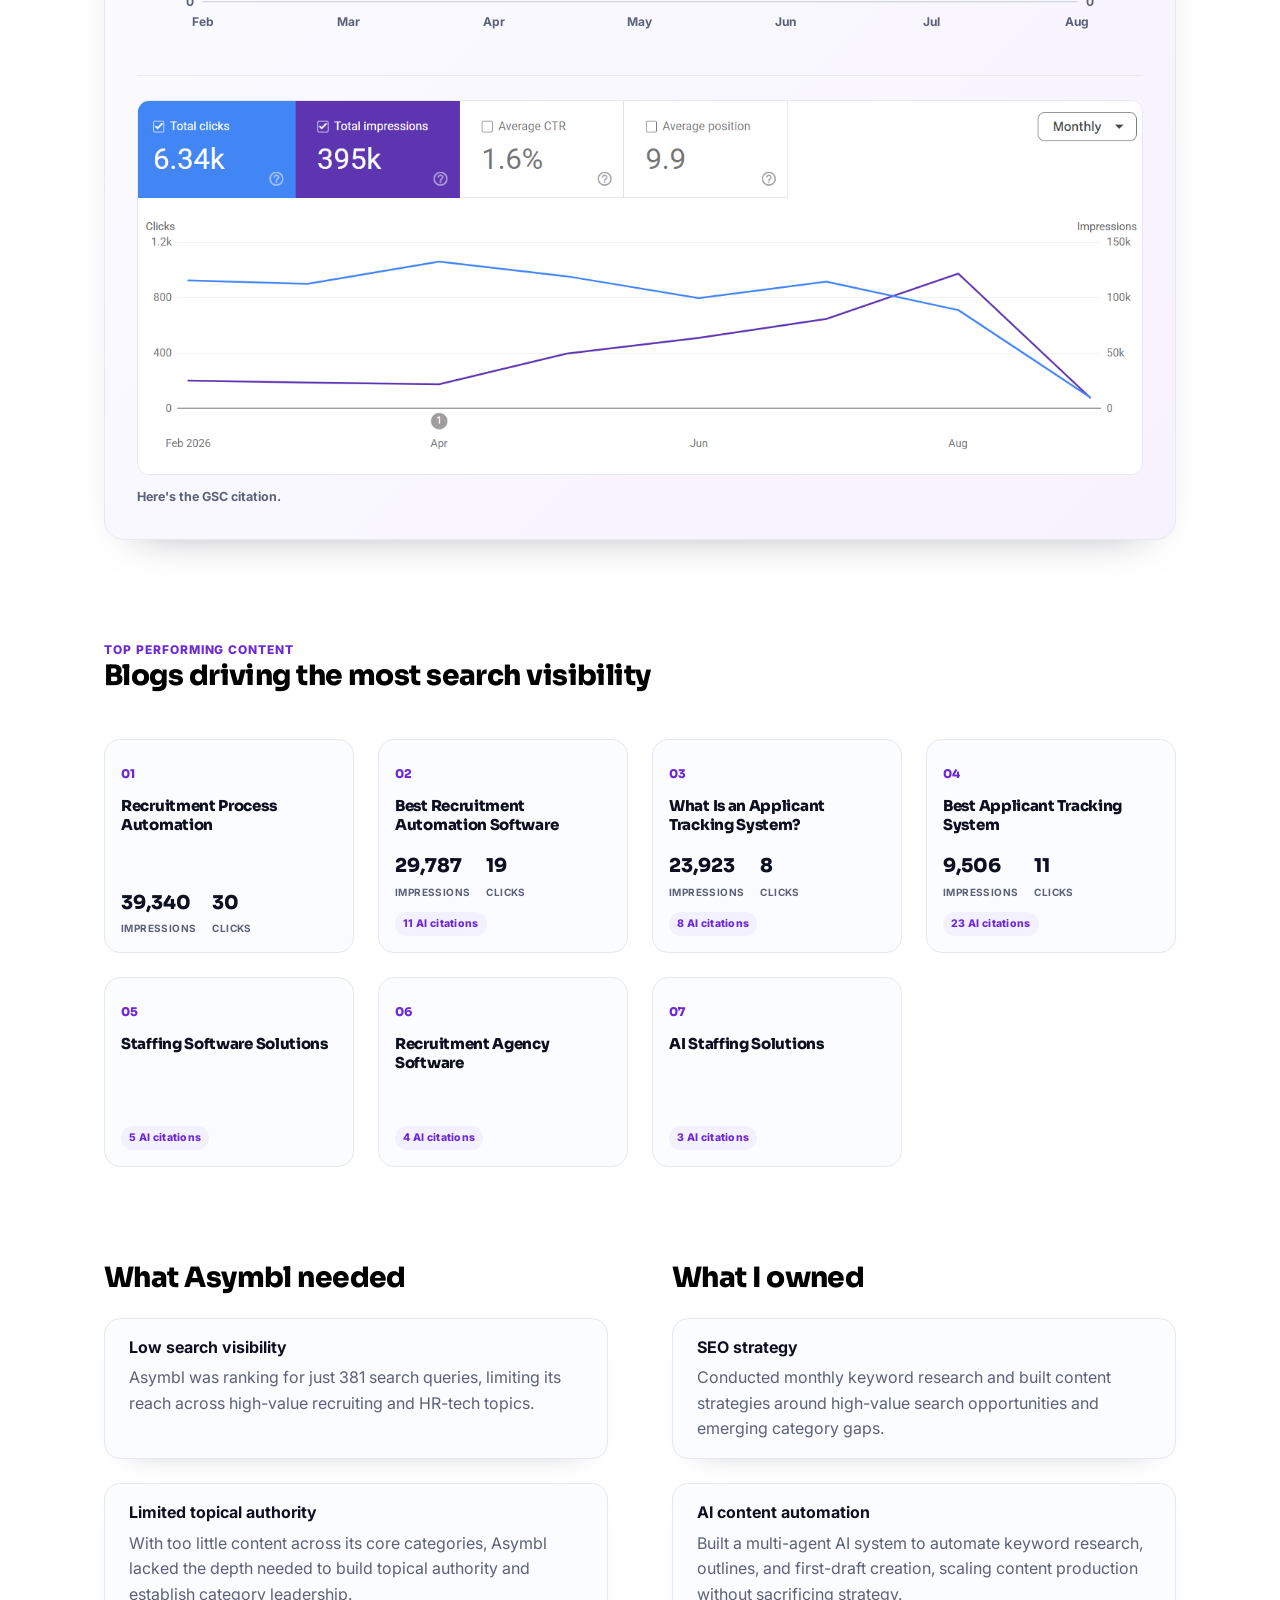
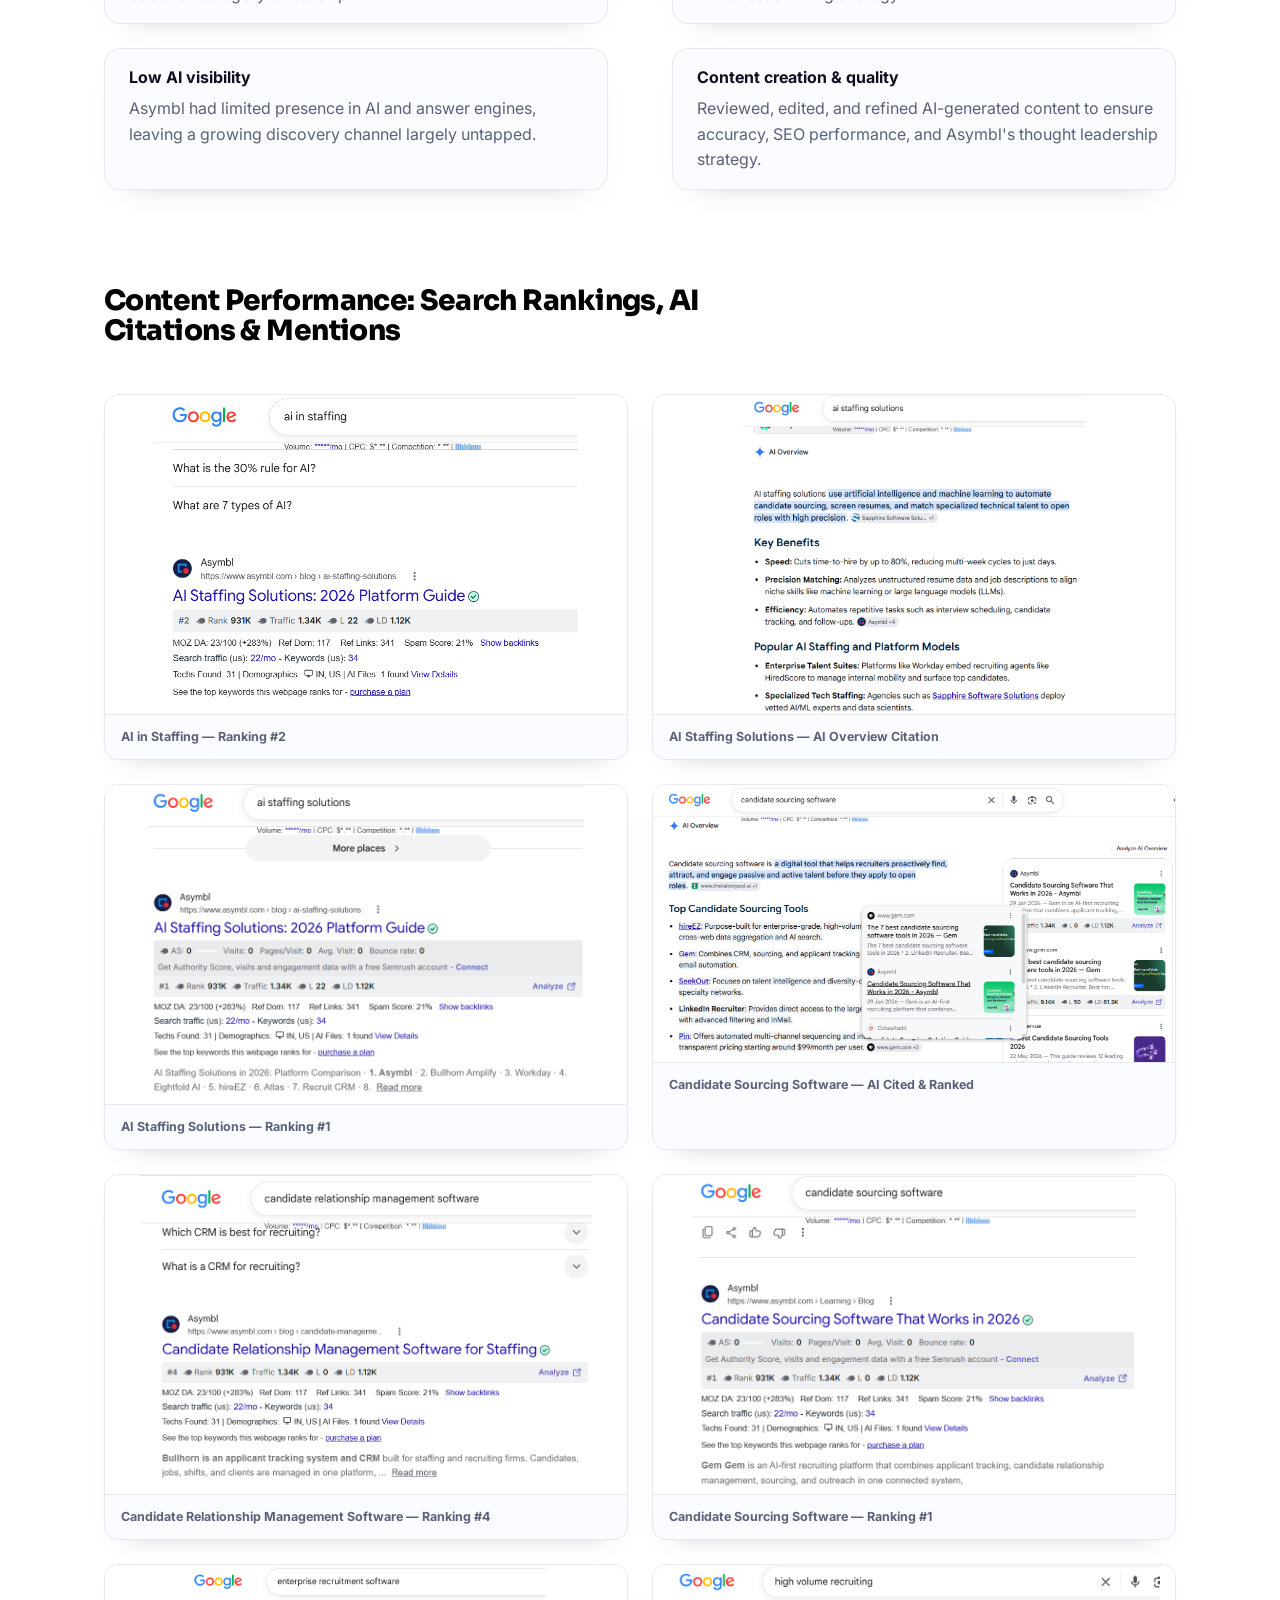
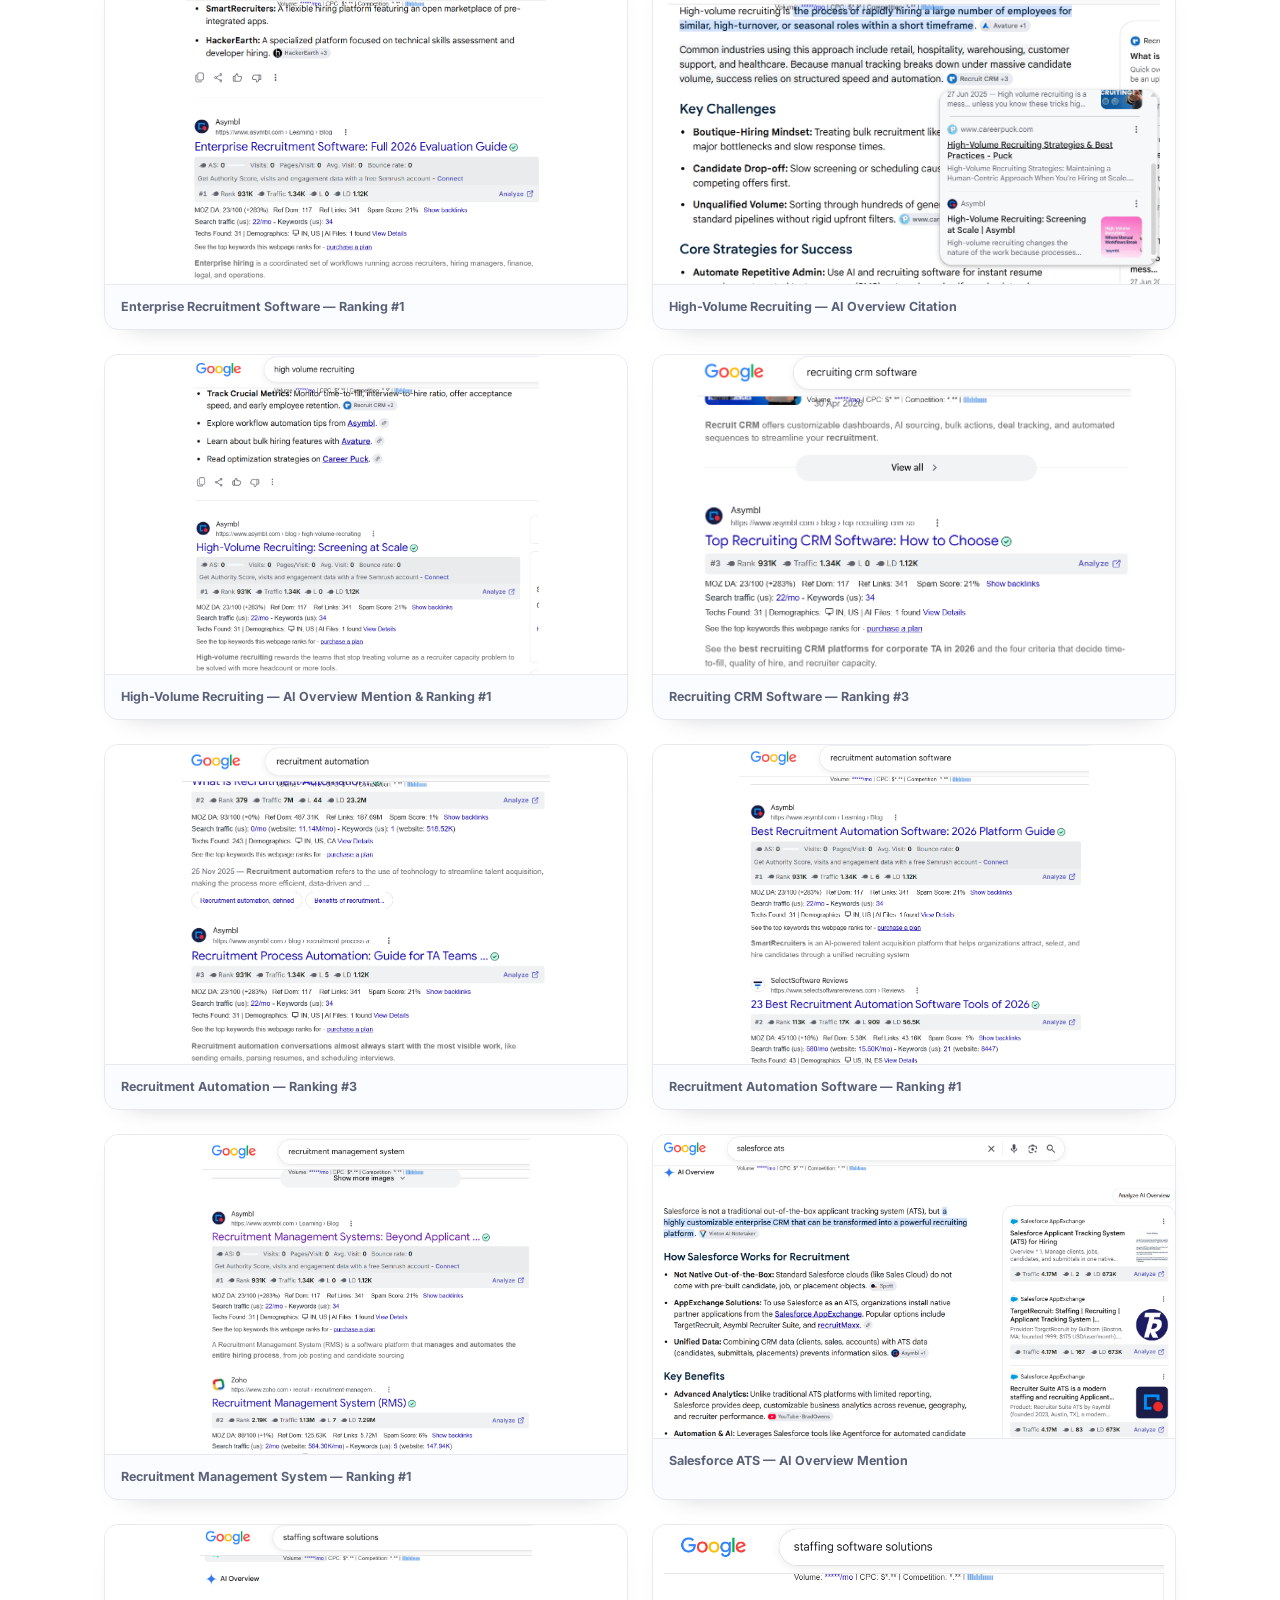
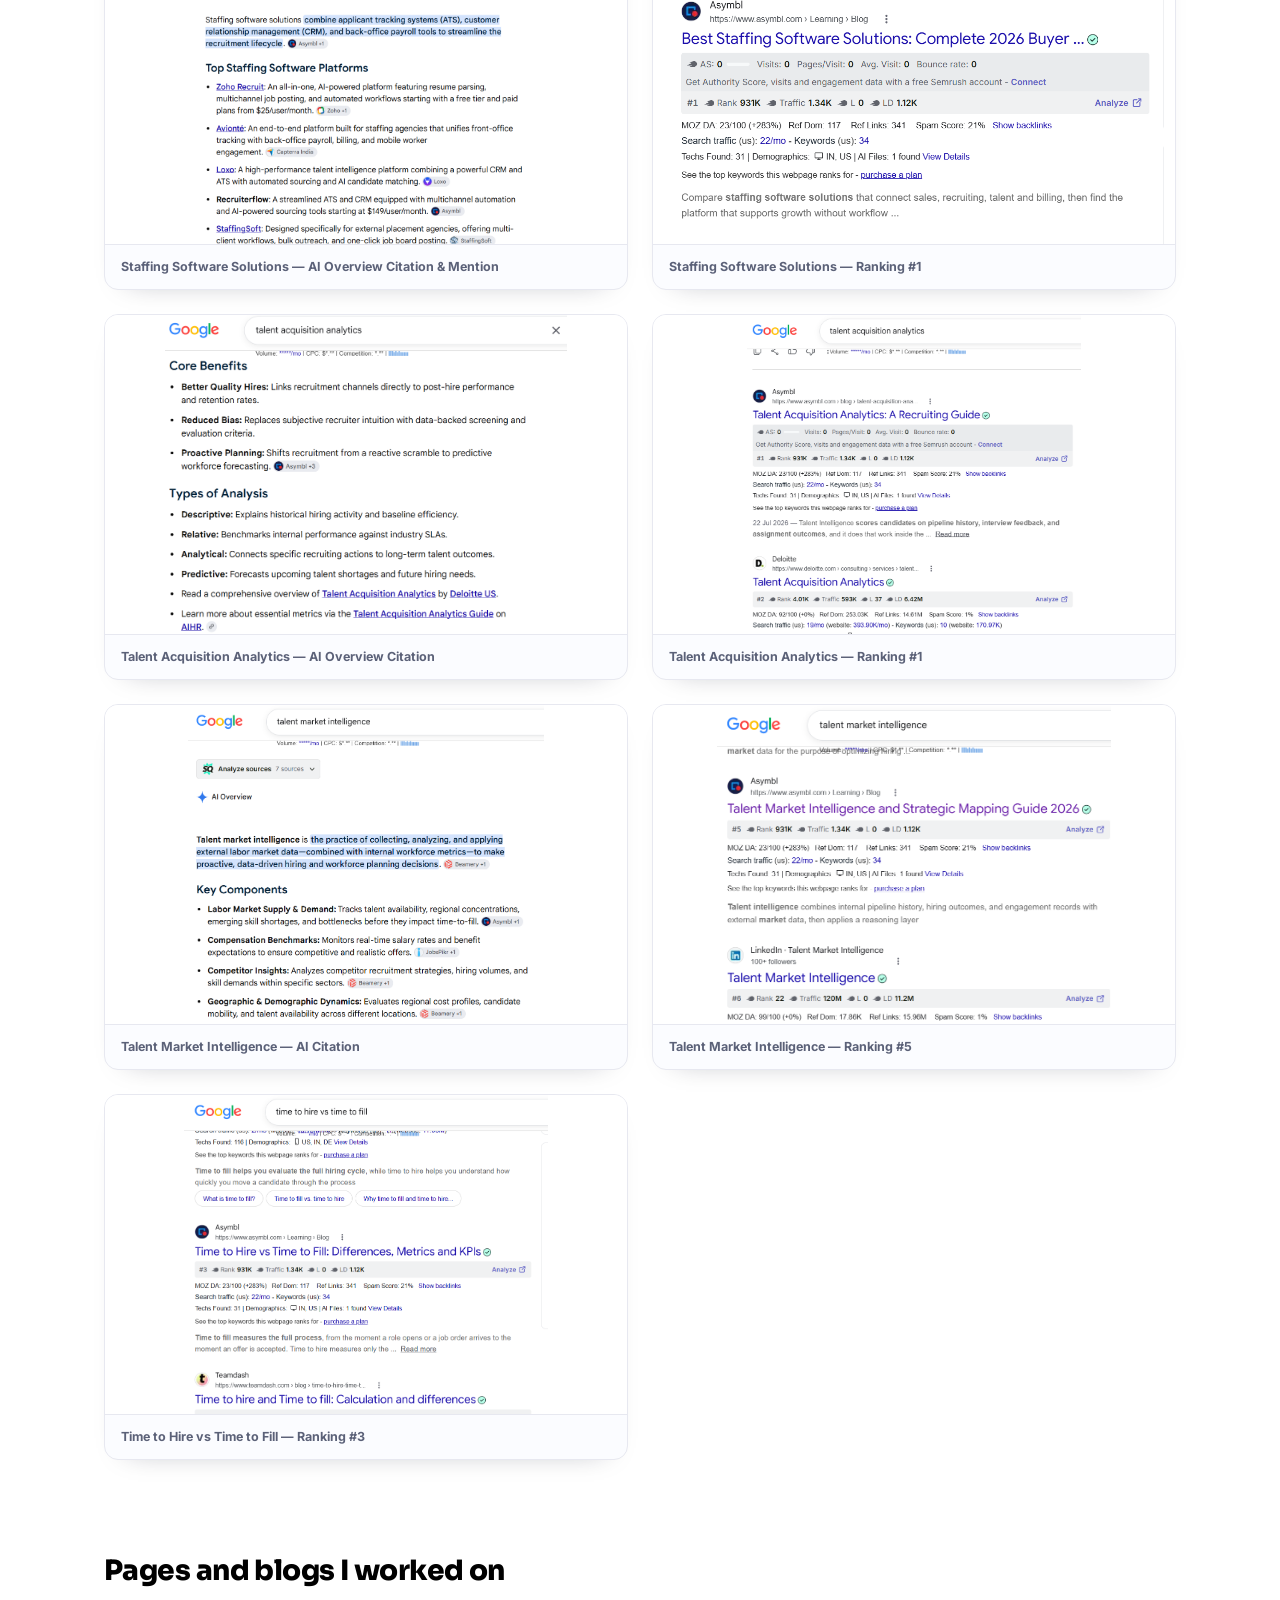
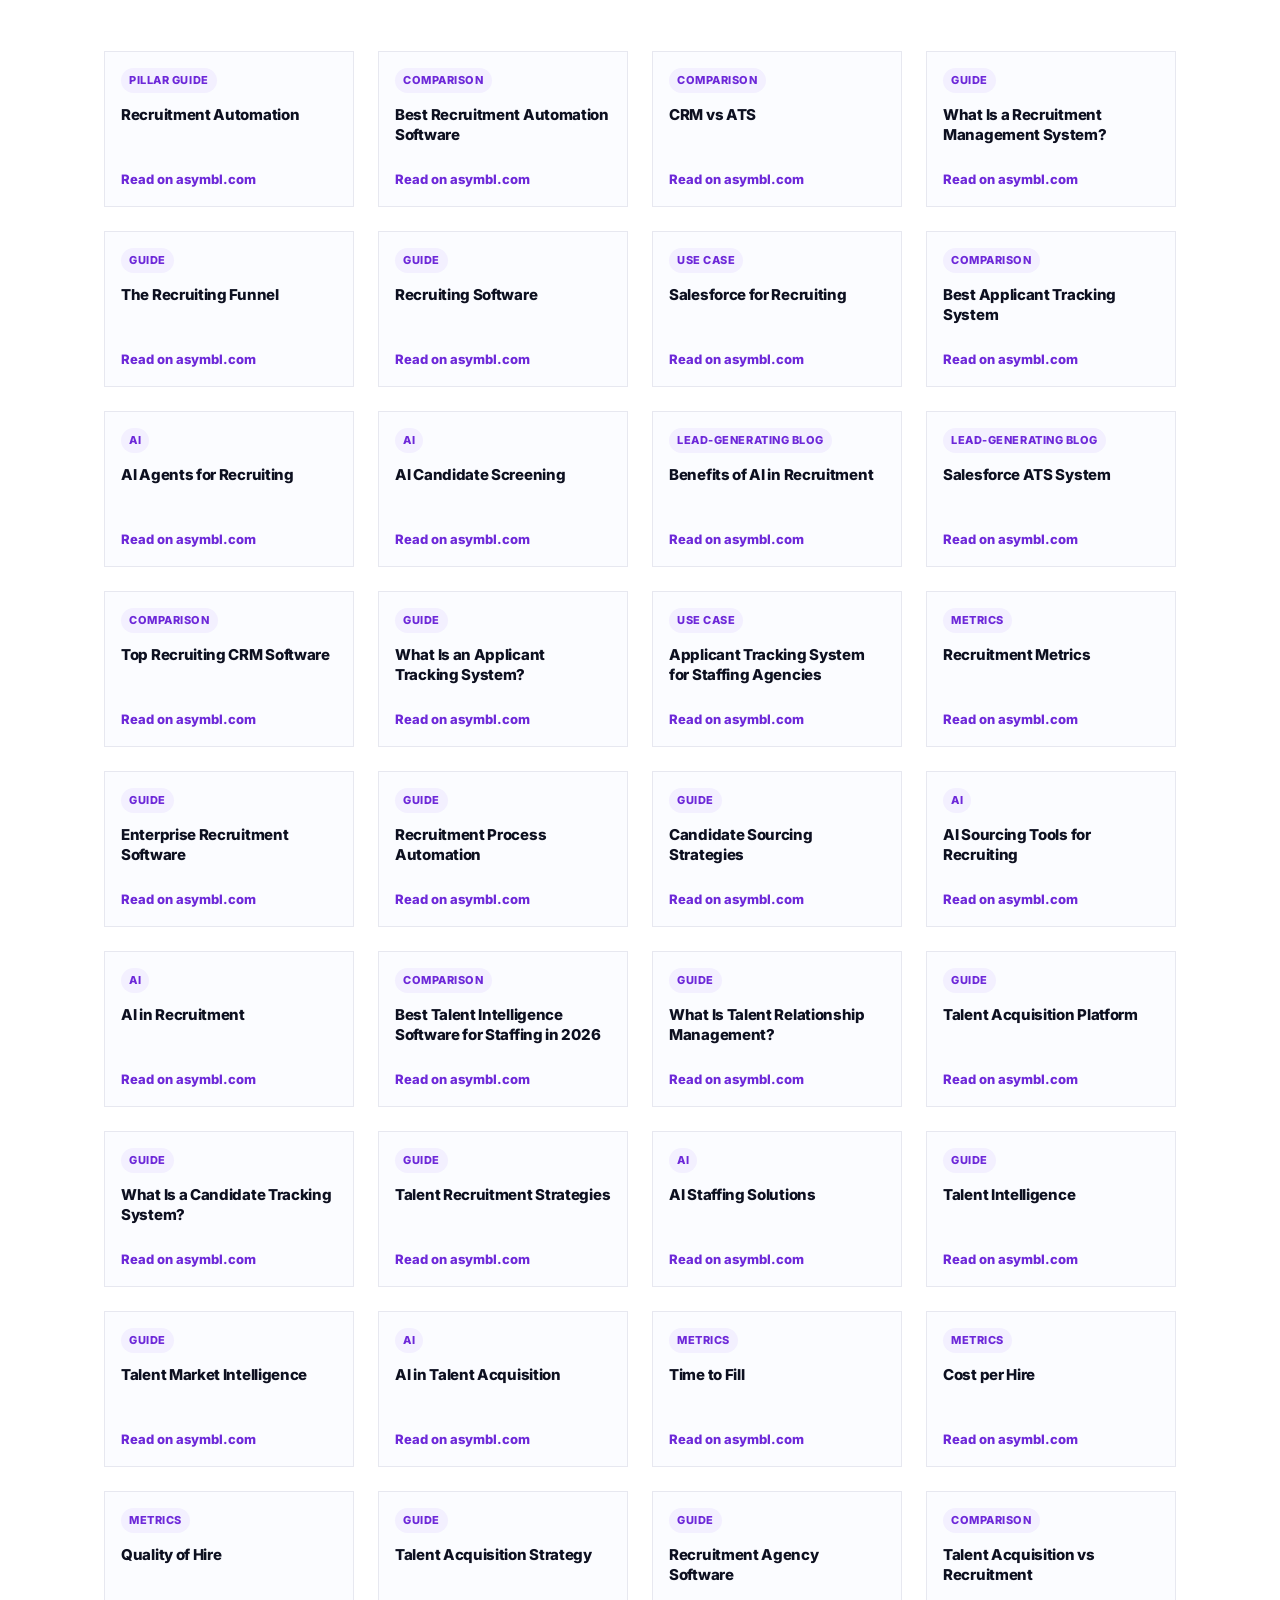
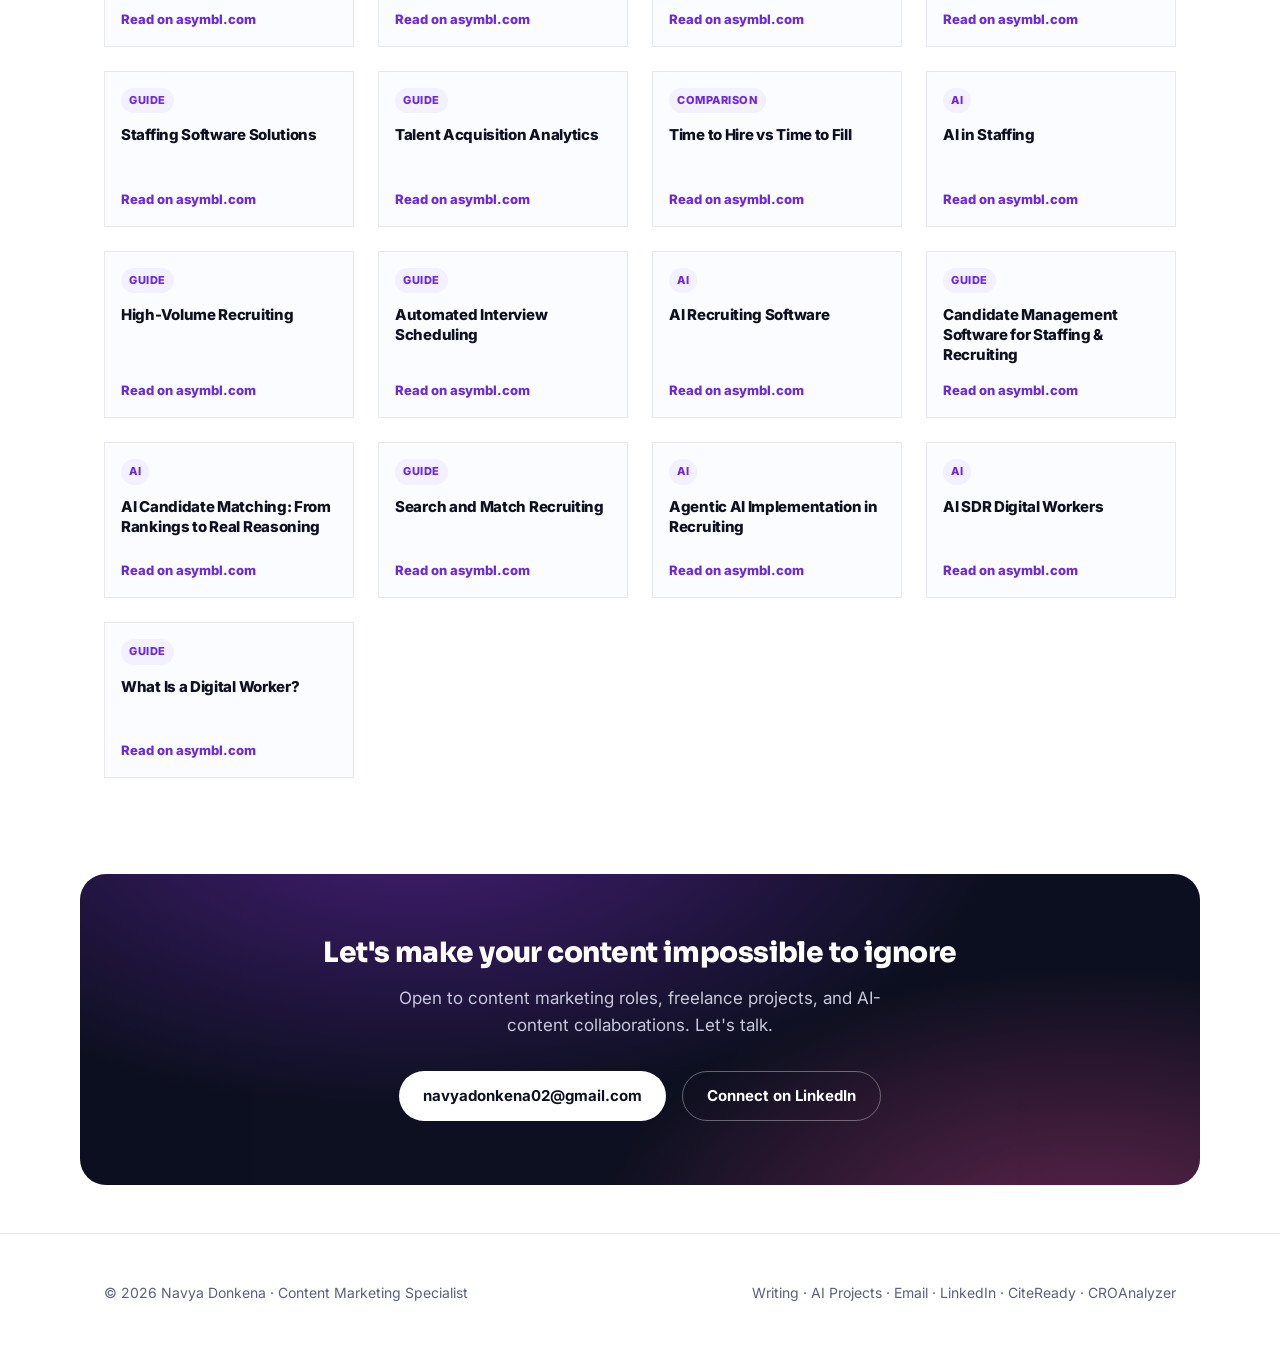
<file: case-studies/asymbl-seo-ai-growth.html>
<!DOCTYPE html>
<html lang="en">
<head>
<meta charset="UTF-8" />
<meta name="viewport" content="width=device-width, initial-scale=1.0" />
<title>Asymbl SEO + AI Visibility Case Study | Navya Donkena</title>
<meta name="breadcrumb" content="Asymbl" />
<meta name="description" content="How I helped Asymbl grow search visibility, AI discoverability, and lead-generating content through keyword research, SEO strategy, and thought-leadership blogs." />
<link rel="preconnect" href="https://fonts.googleapis.com" />
<link rel="preconnect" href="https://fonts.gstatic.com" crossorigin />
<link rel="stylesheet" href="../tokens.css?v=3" />
<link href="https://fonts.googleapis.com/css2?family=Sora:wght@400;600;700;800&family=Inter:wght@400;500;600;700&display=swap" rel="stylesheet" />
<style>
:root{--ink:#0d1020;--muted:#5b6178;--line:#e7e8f0;--white:#fff;--accent:#6d28d9;--grad:linear-gradient(100deg,#6d28d9 0%,#9333ea 40%,#ec4899 100%);--shadow:0 1px 2px rgba(13,16,32,.04),0 18px 50px -20px rgba(13,16,32,.28);--maxw:1120px}
*{box-sizing:border-box;margin:0;padding:0}
body{font-family:Inter,system-ui,sans-serif;color:var(--ink);background:#fff;line-height:1.6;-webkit-font-smoothing:antialiased}
a{color:inherit;text-decoration:none}
h1,h2,h3{font-family:Sora,Inter,system-ui,sans-serif;letter-spacing:-.02em;line-height:1.08}
.page{min-height:100vh;padding:0}.sheet{width:100%;background:var(--white)}
.topbar{display:flex;justify-content:space-between;align-items:center;gap:var(--space-5);max-width:var(--maxw);height:86px;margin:0 auto;padding:0 var(--gutter)}
.brand-lockup{display:flex;align-items:center;gap:var(--space-4)}.brand-lockup img{width:230px;max-height:72px;object-fit:contain}
.case-label,.eyebrow{font-size:12px;font-weight:800;color:var(--accent);letter-spacing:.08em;text-transform:uppercase}.toplinks{display:flex;align-items:center;gap:var(--space-4);flex-wrap:wrap}.nav-link{font-size:14px;font-weight:700;color:var(--muted)}
.hero{display:grid;grid-template-columns:1fr .94fr;gap:var(--space-7);max-width:var(--maxw);margin:0 auto;padding:var(--space-8) var(--gutter) var(--space-8)}
.eyebrow{display:inline-flex;align-items:center;gap:var(--space-3);margin-bottom:var(--space-4)}.eyebrow::before{content:"";width:34px;height:2px;background:var(--grad)}
h1{max-width:760px;font-size:var(--fs-h2);font-weight:800;color:var(--color-heading)}.hl-green{color:#008000}.lead{max-width:680px;margin-top:var(--space-5);font-size:var(--fs-body);color:var(--muted);line-height:1.65}
.lead-list{max-width:680px;margin-top:var(--space-5);display:grid;gap:var(--space-3);list-style:none}.lead-list li{position:relative;padding-left:var(--space-5);font-size:var(--fs-body);color:var(--muted);line-height:1.6}.lead-list li::before{content:"";position:absolute;left:0;top:9px;width:8px;height:8px;border-radius:50%;background:var(--grad)}.lead-list strong{color:var(--ink)}
.meta-grid{display:grid;grid-template-columns:repeat(3,1fr);gap:var(--space-3);margin-top:var(--space-6)}.meta-pill{min-height:86px;padding:var(--space-4);border:1px solid var(--line);border-radius:14px;background:#fbfcff;box-shadow:0 12px 28px -24px rgba(13,16,32,.55)}.meta-pill strong{display:block;margin-bottom:var(--space-2);font-size:11px;color:var(--muted);letter-spacing:.06em;text-transform:uppercase}.meta-pill span{font-size:16px;font-weight:800}
.trend-panel{display:flex;flex-direction:column;gap:var(--space-4)}
.trend-card{padding:var(--space-5) var(--gutter) var(--space-4);border:1px solid var(--line);border-radius:18px;background:#fbfcff;box-shadow:0 18px 42px -34px rgba(13,16,32,.55)}
.trend-head{display:flex;align-items:center;justify-content:space-between;gap:var(--space-3);margin-bottom:2.0px}
.trend-kicker{font-size:14px;font-weight:800;color:var(--ink)}
.trend-badge{display:inline-flex;align-items:center;padding:3.0px var(--space-2);border:1px solid var(--line);border-radius:999px;font-size:10.5px;font-weight:800;color:var(--muted);letter-spacing:.04em;text-transform:uppercase;white-space:nowrap}
.trend-svg{width:100%;height:auto;display:block;margin-top:2.0px}
.pt-val{font-family:Inter,system-ui,sans-serif;font-size:12.5px;font-weight:800;fill:var(--ink)}
.pt-val.is-partial{fill:var(--muted);font-weight:700}
.pt-month{font-family:Inter,system-ui,sans-serif;font-size:10.5px;font-weight:700;fill:var(--muted)}
.trend-foot{margin-top:var(--space-2);font-size:12.5px;color:var(--muted);line-height:1.5}
.trend-foot strong{color:var(--ink)}
.trend-legend{display:flex;align-items:center;gap:var(--space-2);padding-left:2.0px;font-size:11.5px;font-weight:700;color:var(--muted)}
.legend-dash{display:inline-block;width:16px;height:0;border-top:2px dashed #c30010;flex:none}
.chart-section{max-width:var(--maxw);margin:0 auto;padding:var(--space-2) var(--gutter) var(--space-7)}
.top-blogs-section{max-width:var(--maxw);margin:0 auto;padding:var(--space-2) var(--gutter) 0}.top-blogs-head{max-width:640px;margin-bottom:var(--space-4)}.top-blogs-grid{display:grid;grid-template-columns:repeat(4,1fr);gap:var(--space-3)}.top-blog-card{position:relative;display:flex;flex-direction:column;min-height:190px;padding:var(--space-5) var(--space-4) var(--space-4);border:1px solid var(--line);border-radius:16px;background:#fbfcff;transition:transform .18s,box-shadow .18s,border-color .18s}.top-blog-card:hover{transform:translateY(-3px);box-shadow:var(--shadow);border-color:#d9d2f3}.tb-rank{font-family:Sora,Inter,sans-serif;font-size:12px;font-weight:800;color:var(--accent);letter-spacing:.04em}.top-blog-card h3{margin-top:var(--space-3);font-size:15px;line-height:1.32;font-weight:800}.tb-stats{display:flex;gap:var(--space-4);margin-top:auto;padding-top:var(--space-4)}.tb-stats div{display:flex;flex-direction:column;gap:2.0px}.tb-stats strong{font-family:Sora,Inter,sans-serif;font-size:19px;font-weight:800;color:var(--ink)}.tb-stats span{font-size:10px;font-weight:700;color:var(--muted);text-transform:uppercase;letter-spacing:.04em}.tb-badge{align-self:flex-start;margin-top:var(--space-3);padding:4.0px var(--space-2);border-radius:999px;background:#f3f0ff;color:var(--accent);font-size:10.5px;font-weight:800;letter-spacing:.03em}.citation-card .tb-badge{margin-top:auto}
.section-grid{display:grid;grid-template-columns:.82fr 1.18fr;gap:var(--space-7);max-width:var(--maxw);margin:0 auto;padding:var(--space-8) var(--gutter)}.section-title{margin-bottom:var(--space-4);font-size:var(--fs-h3);font-weight:800;color:var(--color-heading)}.plain-list{display:grid;gap:var(--space-3);list-style:none}.plain-list li{padding:var(--space-4) var(--space-4) var(--space-4) var(--gutter);border:1px solid var(--line);border-radius:16px;background:#fbfcff;color:var(--muted);box-shadow:0 12px 32px -28px rgba(13,16,32,.5)}.plain-list strong{display:block;margin-bottom:5.0px;color:var(--ink)}
.pair-grid{grid-template-columns:1fr 1fr;column-gap:var(--space-7);row-gap:var(--space-3);align-items:stretch}.pair-grid .section-title{margin-bottom:0}.pair-card{padding:var(--space-4) var(--space-4) var(--space-4) var(--gutter);border:1px solid var(--line);border-radius:16px;background:#fbfcff;color:var(--muted);box-shadow:0 12px 32px -28px rgba(13,16,32,.5)}.pair-card strong{display:block;margin-bottom:5.0px;color:var(--ink)}
.chart-card{padding:var(--space-5);border:1px solid var(--line);border-radius:20px;background:linear-gradient(135deg,#fbfcff,#f7f2ff);box-shadow:0 18px 44px -34px rgba(13,16,32,.55)}.chart-header{display:flex;justify-content:space-between;align-items:start;gap:var(--space-5);margin-bottom:var(--space-5);flex-wrap:wrap}.chart-title{font-size:18px;font-weight:800}.chart-note{margin-top:6.0px;color:var(--muted);font-size:13px}
.dual-chart-card{margin-top:0}
.geo-card{margin-top:var(--space-5)}
.chart-legend-row{display:flex;align-items:center;gap:var(--space-4);flex:none}
.chart-legend-item{display:inline-flex;align-items:center;gap:6.0px;font-size:12.5px;font-weight:800;color:var(--ink);white-space:nowrap}
.chart-legend-dot{width:10px;height:10px;border-radius:50%;display:inline-block;flex:none}
.dual-svg{width:100%;height:auto;display:block;margin-top:var(--space-3)}
.axis-label{font-family:Inter,system-ui,sans-serif;font-size:11px;font-weight:700;fill:var(--muted)}
.dual-val{font-family:Inter,system-ui,sans-serif;font-size:12px;font-weight:800;fill:var(--ink)}
.dual-month{font-family:Inter,system-ui,sans-serif;font-size:11px;font-weight:700;fill:var(--muted)}
.gsc-proof{margin-top:var(--space-5);padding-top:var(--space-5);border-top:1px solid var(--line)}.gsc-proof img{display:block;width:100%;border-radius:12px;border:1px solid var(--line)}.gsc-proof figcaption{margin-top:var(--space-3);font-size:12.5px;font-weight:700;color:var(--muted)}
.geo-share{margin-top:var(--space-4);display:flex;align-items:center;gap:var(--space-4);flex-wrap:wrap}.geo-share-bar{flex:none;width:160px;height:10px;border-radius:999px;background:#ece8fb;overflow:hidden}.geo-share-fill{display:block;height:100%;border-radius:999px;background:var(--accent)}.geo-share-note{color:var(--muted);font-size:13.5px;line-height:1.5}.geo-share-note strong{color:var(--ink)}
.shots-section{max-width:var(--maxw);margin:0 auto;padding:var(--space-4) var(--gutter) var(--space-2)}.shots-head{max-width:680px;margin-bottom:var(--space-4)}.shots-grid{display:grid;grid-template-columns:repeat(2,1fr);gap:var(--space-4)}.shot-card{border:1px solid var(--line);border-radius:14px;overflow:hidden;background:#fbfcff;box-shadow:0 12px 28px -24px rgba(13,16,32,.4)}.shot-card img{display:block;width:100%;height:auto;max-height:320px;object-fit:contain;background:#fff;border-bottom:1px solid var(--line)}.shot-cap{padding:var(--space-3) var(--space-4);font-size:12.5px;font-weight:700;color:var(--muted)}
.work-section{max-width:var(--maxw);margin:0 auto;padding:var(--space-4) var(--gutter) var(--space-8)}.work-head{display:flex;justify-content:space-between;align-items:end;gap:var(--space-5);margin-bottom:var(--space-4)}.work-grid{display:grid;grid-template-columns:repeat(4,1fr);gap:var(--space-3)}.post{display:flex;flex-direction:column;min-height:156px;padding:var(--space-4);border:1px solid var(--line);background:#fbfcff;transition:transform .18s,box-shadow .18s,border-color .18s}.post:hover{transform:translateY(-3px);box-shadow:var(--shadow);border-color:#d9d2f3}.post .ptag{align-self:flex-start;margin-bottom:var(--space-3);padding:4.0px var(--space-2);border-radius:999px;background:#f3f0ff;color:var(--accent);font-size:11px;font-weight:800;letter-spacing:.05em;text-transform:uppercase}.post h3{font-family:Inter,system-ui,sans-serif;font-size:15px;line-height:1.32;font-weight:800;flex:1}.post .src{margin-top:var(--space-4);color:var(--accent);font-size:13px;font-weight:800}
.contact-section{padding:var(--space-8) var(--gutter) var(--space-8)}.cta-band{max-width:var(--maxw);margin:0 auto;background:var(--ink);color:#fff;border-radius:26px;padding:var(--space-8) var(--space-7);text-align:center;position:relative;overflow:hidden}.cta-band::before{content:"";position:absolute;inset:0;background:radial-gradient(600px 300px at 30% -20%,rgba(147,51,234,.5),transparent),radial-gradient(500px 280px at 90% 120%,rgba(236,72,153,.45),transparent);opacity:.85}.cta-band > *{position:relative;z-index:1}.cta-band h2{font-size:var(--fs-h3);font-weight:800}.cta-band p{margin:var(--space-4) auto 0;color:#c7c9da;font-size:var(--fs-body);max-width:48ch}.cta-actions{margin-top:var(--space-6);display:flex;gap:var(--space-4);justify-content:center;flex-wrap:wrap}.btn{display:inline-flex;align-items:center;gap:var(--space-2);font-weight:700;font-size:15px;padding:var(--space-3) var(--gutter);border-radius:999px;transition:transform .15s,box-shadow .15s,background .15s}.btn-light{background:#fff;color:var(--ink)}.btn-outline-light{background:transparent;color:#fff;border:1px solid rgba(255,255,255,.35)}footer{padding:var(--space-7) 0;border-top:1px solid var(--line);margin-top:var(--space-5)}.foot{max-width:var(--maxw);margin:0 auto;padding:0 var(--gutter);display:flex;justify-content:space-between;align-items:center;flex-wrap:wrap;gap:var(--space-4);color:var(--muted);font-size:14px}.foot a{color:var(--muted)}.foot a:hover{color:var(--ink)}
@media(max-width:900px){.topbar{height:auto;padding:var(--space-5) var(--gutter)}.footer{padding:var(--space-5)}.hero,.section-grid{grid-template-columns:1fr}.work-section,.top-blogs-section,.chart-section,.shots-section{padding-left:var(--gutter);padding-right:var(--gutter)}.work-grid,.top-blogs-grid{grid-template-columns:1fr 1fr}.meta-grid{grid-template-columns:1fr}.pair-grid .po-1{order:1}.pair-grid .po-2{order:2}.pair-grid .po-3{order:3}.pair-grid .po-4{order:4}.pair-grid .po-5{order:5}.pair-grid .po-6{order:6}.pair-grid .po-7{order:7}.pair-grid .po-8{order:8}}
@media(max-width:560px){.topbar,.footer{align-items:flex-start;flex-direction:column}.brand-lockup img{width:172px;max-height:58px}.work-grid,.top-blogs-grid,.shots-grid{grid-template-columns:1fr}.work-head{align-items:start;flex-direction:column}}

/* spacing system overrides (rhythm: --section-pad per section, 48px heading to content, 24px card gaps) */
.hero{padding-top:var(--section-pad);padding-bottom:var(--section-pad)}
.chart-section,.top-blogs-section,.shots-section,.work-section,.ai-section,.section-grid{padding-top:var(--section-pad);padding-bottom:var(--section-pad)}
.contact-section{padding:var(--section-pad) var(--gutter)}
.hero,.section-grid{gap:var(--space-8)}
.pair-grid{column-gap:var(--space-8);row-gap:var(--space-5)}
.top-blogs-head,.shots-head,.work-head{margin-bottom:var(--space-7)}
.top-blogs-grid,.shots-grid,.work-grid,.plain-list,.trend-panel{gap:var(--space-5)}
.chart-card{padding:var(--space-6)}
.cta-band{padding:var(--space-8) var(--space-6)}
footer{margin-top:0}
</style>
</head>
<body>
<main class="page">
  <article class="sheet">
    <header class="topbar">
      <a class="brand-lockup" href="../index.html#top" aria-label="Back to Navya portfolio"><img src="../Logos/asymbl.png" alt="Asymbl logo" /><span class="case-label">Customer Story</span></a>
      <div class="toplinks"><a class="nav-link" href="../index.html#top">Home</a><a class="nav-link" href="index.html">All case studies</a></div>
    </header>

    <section class="hero">
      <div>
        <div class="eyebrow">SEO + AI visibility growth</div>
        <h1>Asymbl's Organic Growth: <span class="hl-green">387% Growth</span> in Search Visibility. <span class="hl-green">10 MQLs</span> Generated</h1>
        <ul class="lead-list">
          <li><strong>387%</strong> growth in search visibility, from <strong>24,999</strong> to <strong>121,727</strong> monthly impressions.</li>
          <li><strong>8×</strong> expansion in search coverage, from <strong>381</strong> queries to <strong>3,210</strong>.</li>
          <li><strong>10 MQLs</strong> generated, split evenly between Google Search and AI/answer engines.</li>
          <li><strong>85%</strong> of website traffic influenced by blog content.</li>
        </ul>
        <div class="meta-grid" aria-label="Project scope"><div class="meta-pill"><strong>Timeline</strong><span>Feb 2026 – Sept 2026</span></div><div class="meta-pill"><strong>Output</strong><span>60 blogs written</span></div><div class="meta-pill"><strong>Focus</strong><span>SEO + content strategy &amp; execution</span></div></div>
        <div class="chart-card geo-card" aria-label="AI answer engine and generative engine citation growth">
          <div class="chart-header">
            <div><h2 class="chart-title">AI Answer Engine Visibility Growth</h2><p class="chart-note">Mentions, citations &amp; cited pages in AI answers, Nov 2025 vs. Aug 2026.</p></div>
            <div class="chart-legend-row"><span class="chart-legend-item"><span class="chart-legend-dot" style="background:#9aa1c2"></span>Nov 2025</span><span class="chart-legend-item"><span class="chart-legend-dot" style="background:#6d28d9"></span>Aug 2026</span></div>
          </div>
          <svg class="dual-svg" viewBox="0 0 460 190" role="img" aria-label="Grouped bar chart. Mentions in AI answers: 7 in November 2025, 13 in August 2026. Citations: 10 in November 2025, 97 in August 2026. Cited pages: 7 in November 2025, 70 in August 2026.">
            <line x1="20" y1="160" x2="440" y2="160" stroke="#c9ccd9" stroke-width="1" />
            <rect x="48" y="150.9" width="38" height="9.1" rx="3" fill="#9aa1c2" />
            <rect x="94" y="143.1" width="38" height="16.9" rx="3" fill="#6d28d9" />
            <rect x="188" y="147" width="38" height="13" rx="3" fill="#9aa1c2" />
            <rect x="234" y="33.9" width="38" height="126.1" rx="3" fill="#6d28d9" />
            <rect x="328" y="150.9" width="38" height="9.1" rx="3" fill="#9aa1c2" />
            <rect x="374" y="69" width="38" height="91" rx="3" fill="#6d28d9" />
            <text x="67" y="142.9" text-anchor="middle" class="dual-val">7</text>
            <text x="113" y="135.1" text-anchor="middle" class="dual-val">13</text>
            <text x="207" y="139" text-anchor="middle" class="dual-val">10</text>
            <text x="253" y="25.9" text-anchor="middle" class="dual-val">97</text>
            <text x="347" y="142.9" text-anchor="middle" class="dual-val">7</text>
            <text x="393" y="61" text-anchor="middle" class="dual-val">70</text>
            <text x="90" y="178" text-anchor="middle" class="dual-month">Mentions</text>
            <text x="230" y="178" text-anchor="middle" class="dual-month">Citations</text>
            <text x="370" y="178" text-anchor="middle" class="dual-month">Cited pages</text>
          </svg>
          <div class="geo-share">
            <div class="geo-share-bar"><span class="geo-share-fill" style="width:71%"></span></div>
            <p class="geo-share-note"><strong>71%</strong> of Asymbl's AI citations (77 of 97) came from blog content.</p>
          </div>
        </div>
      </div>
      <div class="trend-panel" aria-label="Blog traffic trend, May through September">
        <div class="trend-card">
          <div class="trend-head"><span class="trend-kicker">Impressions</span><span class="trend-badge">Blogs</span></div>
          <svg class="trend-svg" viewBox="0 0 460 185" role="img" aria-label="Line chart of blog impressions by month: May 26,665; June 40,436; July 55,477; August 96,015; September (partial, through the 2nd) 3,216.">
            <line x1="14" y1="140" x2="446" y2="140" stroke="#e7e8f0" stroke-width="1" />
            <polyline points="30,108 130,91.5 230,73.4 330,24.8" fill="none" stroke="#000080" stroke-width="2.5" stroke-linecap="round" stroke-linejoin="round" />
            <line x1="330" y1="24.8" x2="430" y2="136.1" stroke="#c30010" stroke-width="2" stroke-dasharray="4 4" stroke-linecap="round" />
            <circle cx="30" cy="108" r="4.5" fill="#000080" />
            <circle cx="130" cy="91.5" r="4.5" fill="#000080" />
            <circle cx="230" cy="73.4" r="4.5" fill="#000080" />
            <circle cx="330" cy="24.8" r="4.5" fill="#000080" />
            <circle cx="430" cy="136.1" r="4.5" fill="#c30010" stroke="#fff" stroke-width="1.5" />
            <text x="30" y="94" text-anchor="middle" class="pt-val">26.7K</text>
            <text x="130" y="77.5" text-anchor="middle" class="pt-val">40.4K</text>
            <text x="230" y="59.4" text-anchor="middle" class="pt-val">55.5K</text>
            <text x="330" y="14" text-anchor="middle" class="pt-val">96.0K</text>
            <text x="430" y="122" text-anchor="middle" class="pt-val is-partial">3.2K*</text>
            <text x="30" y="160" text-anchor="middle" class="pt-month">May</text>
            <text x="130" y="160" text-anchor="middle" class="pt-month">Jun</text>
            <text x="230" y="160" text-anchor="middle" class="pt-month">Jul</text>
            <text x="330" y="160" text-anchor="middle" class="pt-month">Aug</text>
            <text x="430" y="160" text-anchor="middle" class="pt-month">Sep*</text>
          </svg>
          <div class="trend-foot">May to Aug: <strong>+260%</strong> (26,665 to 96,015 impressions)</div>
        </div>
        <div class="trend-card">
          <div class="trend-head"><span class="trend-kicker">Clicks</span><span class="trend-badge">Blogs</span></div>
          <svg class="trend-svg" viewBox="0 0 460 185" role="img" aria-label="Line chart of blog clicks by month: May 23; June 28; July 43; August 82; September (partial, through the 2nd) 6.">
            <line x1="14" y1="140" x2="446" y2="140" stroke="#e7e8f0" stroke-width="1" />
            <polyline points="30,109.3 130,102.7 230,82.7 330,30.7" fill="none" stroke="#008000" stroke-width="2.5" stroke-linecap="round" stroke-linejoin="round" />
            <line x1="330" y1="30.7" x2="430" y2="132" stroke="#c30010" stroke-width="2" stroke-dasharray="4 4" stroke-linecap="round" />
            <circle cx="30" cy="109.3" r="4.5" fill="#008000" />
            <circle cx="130" cy="102.7" r="4.5" fill="#008000" />
            <circle cx="230" cy="82.7" r="4.5" fill="#008000" />
            <circle cx="330" cy="30.7" r="4.5" fill="#008000" />
            <circle cx="430" cy="132" r="4.5" fill="#c30010" stroke="#fff" stroke-width="1.5" />
            <text x="30" y="95.3" text-anchor="middle" class="pt-val">23</text>
            <text x="130" y="88.7" text-anchor="middle" class="pt-val">28</text>
            <text x="230" y="68.7" text-anchor="middle" class="pt-val">43</text>
            <text x="330" y="16.7" text-anchor="middle" class="pt-val">82</text>
            <text x="430" y="118" text-anchor="middle" class="pt-val is-partial">6*</text>
            <text x="30" y="160" text-anchor="middle" class="pt-month">May</text>
            <text x="130" y="160" text-anchor="middle" class="pt-month">Jun</text>
            <text x="230" y="160" text-anchor="middle" class="pt-month">Jul</text>
            <text x="330" y="160" text-anchor="middle" class="pt-month">Aug</text>
            <text x="430" y="160" text-anchor="middle" class="pt-month">Sep*</text>
          </svg>
          <div class="trend-foot">May to Aug: <strong>+257%</strong> (23 to 82 clicks)</div>
        </div>
        <div class="trend-card">
          <div class="trend-head"><span class="trend-kicker">AI Sessions</span><span class="trend-badge">Blogs</span></div>
          <svg class="trend-svg" viewBox="0 0 460 185" role="img" aria-label="Line chart of AI sessions from blogs by month: June 2026, 23; July 2026, 24; August 2026, 31.">
            <line x1="14" y1="140" x2="446" y2="140" stroke="#e7e8f0" stroke-width="1" />
            <polyline points="30,61.1 230,57.7 430,33.7" fill="none" stroke="#c30010" stroke-width="2.5" stroke-linecap="round" stroke-linejoin="round" />
            <circle cx="30" cy="61.1" r="4.5" fill="#c30010" />
            <circle cx="230" cy="57.7" r="4.5" fill="#c30010" />
            <circle cx="430" cy="33.7" r="4.5" fill="#c30010" />
            <text x="30" y="49" text-anchor="middle" class="pt-val">23</text>
            <text x="230" y="45.7" text-anchor="middle" class="pt-val">24</text>
            <text x="430" y="21.7" text-anchor="middle" class="pt-val">31</text>
            <text x="30" y="160" text-anchor="middle" class="pt-month">Jun</text>
            <text x="230" y="160" text-anchor="middle" class="pt-month">Jul</text>
            <text x="430" y="160" text-anchor="middle" class="pt-month">Aug</text>
          </svg>
          <div class="trend-foot">Jun to Aug: <strong>+35%</strong> (23 to 31 AI sessions)</div>
        </div>
        <div class="trend-legend"><span class="legend-dash" aria-hidden="true"></span>Dashed = September, partial month (data through Sept 2)</div>
      </div>
    </section>

    <section class="chart-section" aria-label="Website-wide performance impact">
      <div class="chart-card dual-chart-card" aria-label="Website-wide impressions and clicks chart">
        <div class="chart-header">
          <div><h2 class="chart-title">Blog Content Drove 85% of Asymbl's Website Traffic</h2><p class="chart-note">Feb 1 – Sept 3 totals: 6.34K clicks · 395K impressions.</p></div>
          <div class="chart-legend-row"><span class="chart-legend-item"><span class="chart-legend-dot" style="background:#008000"></span>Clicks</span><span class="chart-legend-item"><span class="chart-legend-dot" style="background:#000080"></span>Impressions</span></div>
        </div>
        <svg class="dual-svg" viewBox="0 0 920 245" role="img" aria-label="Dual-axis line chart of site-wide clicks and impressions by month. Clicks: February 925, March 899, April 1,060, May 954, June 796, July 915, August 720. Impressions: February 24,999, March 23,244, April 21,769, May 49,471, June 63,658, July 80,726, August 121,727.">
          <line class="axis-line" x1="60" y1="20" x2="860" y2="20" stroke="#e7e8f0" stroke-width="1" />
          <line class="axis-line" x1="60" y1="80" x2="860" y2="80" stroke="#e7e8f0" stroke-width="1" />
          <line class="axis-line" x1="60" y1="140" x2="860" y2="140" stroke="#e7e8f0" stroke-width="1" />
          <line class="axis-line" x1="60" y1="200" x2="860" y2="200" stroke="#c9ccd9" stroke-width="1" />
          <text x="52" y="24" text-anchor="end" class="axis-label">1.2K</text>
          <text x="52" y="84" text-anchor="end" class="axis-label">800</text>
          <text x="52" y="144" text-anchor="end" class="axis-label">400</text>
          <text x="52" y="204" text-anchor="end" class="axis-label">0</text>
          <text x="868" y="24" text-anchor="start" class="axis-label">150K</text>
          <text x="868" y="84" text-anchor="start" class="axis-label">100K</text>
          <text x="868" y="144" text-anchor="start" class="axis-label">50K</text>
          <text x="868" y="204" text-anchor="start" class="axis-label">0</text>

          <polyline points="60,61.3 193.3,65.2 326.7,41 460,56.9 593.3,80.6 726.7,62.8 860,92" fill="none" stroke="#008000" stroke-width="2.5" stroke-linecap="round" stroke-linejoin="round" />
          <polyline points="60,170 193.3,172.1 326.7,173.9 460,140.6 593.3,123.6 726.7,103.1 860,53.9" fill="none" stroke="#000080" stroke-width="2.5" stroke-linecap="round" stroke-linejoin="round" />

          <circle cx="60" cy="61.3" r="3.5" fill="#008000" />
          <circle cx="193.3" cy="65.2" r="3.5" fill="#008000" />
          <circle cx="326.7" cy="41" r="3.5" fill="#008000" />
          <circle cx="460" cy="56.9" r="3.5" fill="#008000" />
          <circle cx="593.3" cy="80.6" r="3.5" fill="#008000" />
          <circle cx="726.7" cy="62.8" r="3.5" fill="#008000" />
          <circle cx="860" cy="92" r="3.5" fill="#008000" />

          <circle cx="60" cy="170" r="3.5" fill="#000080" />
          <circle cx="193.3" cy="172.1" r="3.5" fill="#000080" />
          <circle cx="326.7" cy="173.9" r="3.5" fill="#000080" />
          <circle cx="460" cy="140.6" r="3.5" fill="#000080" />
          <circle cx="593.3" cy="123.6" r="3.5" fill="#000080" />
          <circle cx="726.7" cy="103.1" r="3.5" fill="#000080" />
          <circle cx="860" cy="53.9" r="3.5" fill="#000080" />

          <text x="60" y="49" text-anchor="middle" class="dual-val">925</text>
          <text x="193.3" y="53" text-anchor="middle" class="dual-val">899</text>
          <text x="326.7" y="29" text-anchor="middle" class="dual-val">1,060</text>
          <text x="460" y="45" text-anchor="middle" class="dual-val">954</text>
          <text x="593.3" y="69" text-anchor="middle" class="dual-val">796</text>
          <text x="726.7" y="51" text-anchor="middle" class="dual-val">915</text>
          <text x="860" y="107" text-anchor="middle" class="dual-val">720</text>

          <text x="60" y="185" text-anchor="middle" class="dual-val">25.0K</text>
          <text x="193.3" y="187" text-anchor="middle" class="dual-val">23.2K</text>
          <text x="326.7" y="189" text-anchor="middle" class="dual-val">21.8K</text>
          <text x="460" y="156" text-anchor="middle" class="dual-val">49.5K</text>
          <text x="593.3" y="139" text-anchor="middle" class="dual-val">63.7K</text>
          <text x="726.7" y="118" text-anchor="middle" class="dual-val">80.7K</text>
          <text x="860" y="42" text-anchor="middle" class="dual-val">121.7K</text>

          <text x="60" y="222" text-anchor="middle" class="dual-month">Feb</text>
          <text x="193.3" y="222" text-anchor="middle" class="dual-month">Mar</text>
          <text x="326.7" y="222" text-anchor="middle" class="dual-month">Apr</text>
          <text x="460" y="222" text-anchor="middle" class="dual-month">May</text>
          <text x="593.3" y="222" text-anchor="middle" class="dual-month">Jun</text>
          <text x="726.7" y="222" text-anchor="middle" class="dual-month">Jul</text>
          <text x="860" y="222" text-anchor="middle" class="dual-month">Aug</text>
        </svg>
        <figure class="gsc-proof">
          <img src="assets/gsc-asymbl.png" alt="Google Search Console dashboard showing 6.34K total clicks and 395K total impressions from Feb 1 to Sept 3, 2026" loading="lazy" />
          <figcaption>Here's the GSC citation.</figcaption>
        </figure>
      </div>
    </section>

    <section class="top-blogs-section" aria-label="Top performing blogs">
      <div class="top-blogs-head"><span class="case-label">Top performing content</span><h2 class="section-title">Blogs driving the most search visibility</h2></div>
      <div class="top-blogs-grid">
        <a class="top-blog-card" href="https://www.asymbl.com/blog/recruitment-process-automation" target="_blank" rel="noopener">
          <span class="tb-rank">01</span>
          <h3>Recruitment Process Automation</h3>
          <div class="tb-stats"><div><strong>39,340</strong><span>Impressions</span></div><div><strong>30</strong><span>Clicks</span></div></div>
        </a>
        <a class="top-blog-card" href="https://www.asymbl.com/blog/best-recruitment-automation-software" target="_blank" rel="noopener">
          <span class="tb-rank">02</span>
          <h3>Best Recruitment Automation Software</h3>
          <div class="tb-stats"><div><strong>29,787</strong><span>Impressions</span></div><div><strong>19</strong><span>Clicks</span></div></div>
          <span class="tb-badge">11 AI citations</span>
        </a>
        <a class="top-blog-card" href="https://www.asymbl.com/blog/what-is-applicant-tracking-system" target="_blank" rel="noopener">
          <span class="tb-rank">03</span>
          <h3>What Is an Applicant Tracking System?</h3>
          <div class="tb-stats"><div><strong>23,923</strong><span>Impressions</span></div><div><strong>8</strong><span>Clicks</span></div></div>
          <span class="tb-badge">8 AI citations</span>
        </a>
        <a class="top-blog-card" href="https://www.asymbl.com/blog/best-applicant-tracking-system" target="_blank" rel="noopener">
          <span class="tb-rank">04</span>
          <h3>Best Applicant Tracking System</h3>
          <div class="tb-stats"><div><strong>9,506</strong><span>Impressions</span></div><div><strong>11</strong><span>Clicks</span></div></div>
          <span class="tb-badge">23 AI citations</span>
        </a>
        <a class="top-blog-card citation-card" href="https://www.asymbl.com/blog/staffing-software-solutions" target="_blank" rel="noopener">
          <span class="tb-rank">05</span>
          <h3>Staffing Software Solutions</h3>
          <span class="tb-badge">5 AI citations</span>
        </a>
        <a class="top-blog-card citation-card" href="https://www.asymbl.com/blog/recruitment-agency-software" target="_blank" rel="noopener">
          <span class="tb-rank">06</span>
          <h3>Recruitment Agency Software</h3>
          <span class="tb-badge">4 AI citations</span>
        </a>
        <a class="top-blog-card citation-card" href="https://www.asymbl.com/blog/ai-staffing-solutions" target="_blank" rel="noopener">
          <span class="tb-rank">07</span>
          <h3>AI Staffing Solutions</h3>
          <span class="tb-badge">3 AI citations</span>
        </a>
      </div>
    </section>

    <section class="section-grid pair-grid" aria-label="What Asymbl needed and what I owned">
      <h2 class="section-title po-1">What Asymbl needed</h2>
      <h2 class="section-title po-5">What I owned</h2>
      <div class="pair-card po-2"><strong>Low search visibility</strong> Asymbl was ranking for just 381 search queries, limiting its reach across high-value recruiting and HR-tech topics.</div>
      <div class="pair-card po-6"><strong>SEO strategy</strong> Conducted monthly keyword research and built content strategies around high-value search opportunities and emerging category gaps.</div>
      <div class="pair-card po-3"><strong>Limited topical authority</strong> With too little content across its core categories, Asymbl lacked the depth needed to build topical authority and establish category leadership.</div>
      <div class="pair-card po-7"><strong>AI content automation</strong> Built a multi-agent AI system to automate keyword research, outlines, and first-draft creation, scaling content production without sacrificing strategy.</div>
      <div class="pair-card po-4"><strong>Low AI visibility</strong> Asymbl had limited presence in AI and answer engines, leaving a growing discovery channel largely untapped.</div>
      <div class="pair-card po-8"><strong>Content creation &amp; quality</strong> Reviewed, edited, and refined AI-generated content to ensure accuracy, SEO performance, and Asymbl's thought leadership strategy.</div>
    </section>

    <section class="shots-section" aria-label="Search rankings, AI citations, and mentions">
      <div class="shots-head"><h2 class="section-title">Content Performance: Search Rankings, AI Citations &amp; Mentions</h2></div>
      <div class="shots-grid">
        <div class="shot-card"><img src="screenshots/AIinstaffing-ranking%232.png" alt="AI in Staffing — Ranking #2 screenshot" loading="lazy" /><div class="shot-cap">AI in Staffing — Ranking #2</div></div>
        <div class="shot-card"><img src="screenshots/AIstaffingsolutions%20-%20AIOcitation.png" alt="AI Staffing Solutions — AI Overview Citation screenshot" loading="lazy" /><div class="shot-cap">AI Staffing Solutions — AI Overview Citation</div></div>
        <div class="shot-card"><img src="screenshots/AIstaffingsolutions-ranking%231.png" alt="AI Staffing Solutions — Ranking #1 screenshot" loading="lazy" /><div class="shot-cap">AI Staffing Solutions — Ranking #1</div></div>
        <div class="shot-card"><img src="screenshots/Candidate%20sourcing%20software-AIcited%26ranked.png" alt="Candidate Sourcing Software — AI Cited &amp; Ranked screenshot" loading="lazy" /><div class="shot-cap">Candidate Sourcing Software — AI Cited &amp; Ranked</div></div>
        <div class="shot-card"><img src="screenshots/Candidaterelationshipmanagementsoftware-ranking%234.png" alt="Candidate Relationship Management Software — Ranking #4 screenshot" loading="lazy" /><div class="shot-cap">Candidate Relationship Management Software — Ranking #4</div></div>
        <div class="shot-card"><img src="screenshots/Candidatesourcingsoftware-ranking%231.png" alt="Candidate Sourcing Software — Ranking #1 screenshot" loading="lazy" /><div class="shot-cap">Candidate Sourcing Software — Ranking #1</div></div>
        <div class="shot-card"><img src="screenshots/Enterpriserecruitmentsoftware%20-%20ranking%231.png" alt="Enterprise Recruitment Software — Ranking #1 screenshot" loading="lazy" /><div class="shot-cap">Enterprise Recruitment Software — Ranking #1</div></div>
        <div class="shot-card"><img src="screenshots/Highvolumerecruiting-AIOcitation.png" alt="High-Volume Recruiting — AI Overview Citation screenshot" loading="lazy" /><div class="shot-cap">High-Volume Recruiting — AI Overview Citation</div></div>
        <div class="shot-card"><img src="screenshots/Highvolumerecruiting-AIOmention%26ranking%231.png" alt="High-Volume Recruiting — AI Overview Mention &amp; Ranking #1 screenshot" loading="lazy" /><div class="shot-cap">High-Volume Recruiting — AI Overview Mention &amp; Ranking #1</div></div>
        <div class="shot-card"><img src="screenshots/RecruitingCRMsoftware-ranking%233.png" alt="Recruiting CRM Software — Ranking #3 screenshot" loading="lazy" /><div class="shot-cap">Recruiting CRM Software — Ranking #3</div></div>
        <div class="shot-card"><img src="screenshots/Recruitmentautomation%20-ranking%233.png" alt="Recruitment Automation — Ranking #3 screenshot" loading="lazy" /><div class="shot-cap">Recruitment Automation — Ranking #3</div></div>
        <div class="shot-card"><img src="screenshots/Recruitmentautomationsoftware-ranking%231.png" alt="Recruitment Automation Software — Ranking #1 screenshot" loading="lazy" /><div class="shot-cap">Recruitment Automation Software — Ranking #1</div></div>
        <div class="shot-card"><img src="screenshots/Recruitmentmanagementsystem-ranking%231.png" alt="Recruitment Management System — Ranking #1 screenshot" loading="lazy" /><div class="shot-cap">Recruitment Management System — Ranking #1</div></div>
        <div class="shot-card"><img src="screenshots/Salesforceats-AIOmention.png" alt="Salesforce ATS — AI Overview Mention screenshot" loading="lazy" /><div class="shot-cap">Salesforce ATS — AI Overview Mention</div></div>
        <div class="shot-card"><img src="screenshots/Staffingsoftwaresolutions-AIOcitation-mention.png" alt="Staffing Software Solutions — AI Overview Citation &amp; Mention screenshot" loading="lazy" /><div class="shot-cap">Staffing Software Solutions — AI Overview Citation &amp; Mention</div></div>
        <div class="shot-card"><img src="screenshots/Staffingsoftwaresolutions-ranking%231.png" alt="Staffing Software Solutions — Ranking #1 screenshot" loading="lazy" /><div class="shot-cap">Staffing Software Solutions — Ranking #1</div></div>
        <div class="shot-card"><img src="screenshots/Talentacquisitionanalytics%20-%20AIOcitation.png" alt="Talent Acquisition Analytics — AI Overview Citation screenshot" loading="lazy" /><div class="shot-cap">Talent Acquisition Analytics — AI Overview Citation</div></div>
        <div class="shot-card"><img src="screenshots/Talentacquisitionanalytics-ranking%231.png" alt="Talent Acquisition Analytics — Ranking #1 screenshot" loading="lazy" /><div class="shot-cap">Talent Acquisition Analytics — Ranking #1</div></div>
        <div class="shot-card"><img src="screenshots/Talentmarketintelligence-AIcitation.png" alt="Talent Market Intelligence — AI Citation screenshot" loading="lazy" /><div class="shot-cap">Talent Market Intelligence — AI Citation</div></div>
        <div class="shot-card"><img src="screenshots/Talentmarketintelligence-ranking%235.png" alt="Talent Market Intelligence — Ranking #5 screenshot" loading="lazy" /><div class="shot-cap">Talent Market Intelligence — Ranking #5</div></div>
        <div class="shot-card"><img src="screenshots/Timetohirevstimetofill%20-%20ranking%233.png" alt="Time to Hire vs Time to Fill — Ranking #3 screenshot" loading="lazy" /><div class="shot-cap">Time to Hire vs Time to Fill — Ranking #3</div></div>
      </div>
    </section>

    <section class="work-section" aria-label="Selected Asymbl content links">
      <div class="work-head"><div><h2 class="section-title">Pages and blogs I worked on</h2></div></div>
      <div class="work-grid">
        <a class="post" href="https://www.asymbl.com/blog/recruitment-automation" target="_blank" rel="noopener"><span class="ptag">Pillar guide</span><h3>Recruitment Automation</h3><span class="src">Read on asymbl.com</span></a>
        <a class="post" href="https://www.asymbl.com/blog/best-recruitment-automation-software" target="_blank" rel="noopener"><span class="ptag">Comparison</span><h3>Best Recruitment Automation Software</h3><span class="src">Read on asymbl.com</span></a>
        <a class="post" href="https://www.asymbl.com/blog/crm-vs-ats" target="_blank" rel="noopener"><span class="ptag">Comparison</span><h3>CRM vs ATS</h3><span class="src">Read on asymbl.com</span></a>
        <a class="post" href="https://www.asymbl.com/blog/what-is-a-recruitment-management-system" target="_blank" rel="noopener"><span class="ptag">Guide</span><h3>What Is a Recruitment Management System?</h3><span class="src">Read on asymbl.com</span></a>
        <a class="post" href="https://www.asymbl.com/blog/recruiting-funnel" target="_blank" rel="noopener"><span class="ptag">Guide</span><h3>The Recruiting Funnel</h3><span class="src">Read on asymbl.com</span></a>
        <a class="post" href="https://www.asymbl.com/blog/recruiting-software" target="_blank" rel="noopener"><span class="ptag">Guide</span><h3>Recruiting Software</h3><span class="src">Read on asymbl.com</span></a>
        <a class="post" href="https://www.asymbl.com/blog/salesforce-for-recruiting" target="_blank" rel="noopener"><span class="ptag">Use case</span><h3>Salesforce for Recruiting</h3><span class="src">Read on asymbl.com</span></a>
        <a class="post" href="https://www.asymbl.com/blog/best-applicant-tracking-system" target="_blank" rel="noopener"><span class="ptag">Comparison</span><h3>Best Applicant Tracking System</h3><span class="src">Read on asymbl.com</span></a>
        <a class="post" href="https://www.asymbl.com/blog/ai-agents-for-recruiting" target="_blank" rel="noopener"><span class="ptag">AI</span><h3>AI Agents for Recruiting</h3><span class="src">Read on asymbl.com</span></a>
        <a class="post" href="https://www.asymbl.com/blog/ai-candidate-screening" target="_blank" rel="noopener"><span class="ptag">AI</span><h3>AI Candidate Screening</h3><span class="src">Read on asymbl.com</span></a>
        <a class="post" href="https://www.asymbl.com/blog/benefits-of-ai-in-recruitment" target="_blank" rel="noopener"><span class="ptag">Lead-generating blog</span><h3>Benefits of AI in Recruitment</h3><span class="src">Read on asymbl.com</span></a>
        <a class="post" href="https://www.asymbl.com/blog/salesforce-ats-system" target="_blank" rel="noopener"><span class="ptag">Lead-generating blog</span><h3>Salesforce ATS System</h3><span class="src">Read on asymbl.com</span></a>
        <a class="post" href="https://www.asymbl.com/blog/top-recruiting-crm-software" target="_blank" rel="noopener"><span class="ptag">Comparison</span><h3>Top Recruiting CRM Software</h3><span class="src">Read on asymbl.com</span></a>
        <a class="post" href="https://www.asymbl.com/blog/what-is-applicant-tracking-system" target="_blank" rel="noopener"><span class="ptag">Guide</span><h3>What Is an Applicant Tracking System?</h3><span class="src">Read on asymbl.com</span></a>
        <a class="post" href="https://www.asymbl.com/blog/applicant-tracking-system-for-staffing-agencies" target="_blank" rel="noopener"><span class="ptag">Use case</span><h3>Applicant Tracking System for Staffing Agencies</h3><span class="src">Read on asymbl.com</span></a>
        <a class="post" href="https://www.asymbl.com/blog/recruitment-metrics" target="_blank" rel="noopener"><span class="ptag">Metrics</span><h3>Recruitment Metrics</h3><span class="src">Read on asymbl.com</span></a>
        <a class="post" href="https://www.asymbl.com/blog/enterprise-recruitment-software" target="_blank" rel="noopener"><span class="ptag">Guide</span><h3>Enterprise Recruitment Software</h3><span class="src">Read on asymbl.com</span></a>
        <a class="post" href="https://www.asymbl.com/blog/recruitment-process-automation" target="_blank" rel="noopener"><span class="ptag">Guide</span><h3>Recruitment Process Automation</h3><span class="src">Read on asymbl.com</span></a>
        <a class="post" href="https://www.asymbl.com/blog/candidate-sourcing-strategies" target="_blank" rel="noopener"><span class="ptag">Guide</span><h3>Candidate Sourcing Strategies</h3><span class="src">Read on asymbl.com</span></a>
        <a class="post" href="https://www.asymbl.com/blog/ai-sourcing-tools-for-recruiting" target="_blank" rel="noopener"><span class="ptag">AI</span><h3>AI Sourcing Tools for Recruiting</h3><span class="src">Read on asymbl.com</span></a>
        <a class="post" href="https://www.asymbl.com/blog/ai-in-recruitment" target="_blank" rel="noopener"><span class="ptag">AI</span><h3>AI in Recruitment</h3><span class="src">Read on asymbl.com</span></a>
        <a class="post" href="https://www.asymbl.com/blog/best-talent-intelligence-software-for-staffing-in-2026" target="_blank" rel="noopener"><span class="ptag">Comparison</span><h3>Best Talent Intelligence Software for Staffing in 2026</h3><span class="src">Read on asymbl.com</span></a>
        <a class="post" href="https://www.asymbl.com/blog/what-is-talent-relationship-management" target="_blank" rel="noopener"><span class="ptag">Guide</span><h3>What Is Talent Relationship Management?</h3><span class="src">Read on asymbl.com</span></a>
        <a class="post" href="https://www.asymbl.com/blog/talent-acquisition-platform" target="_blank" rel="noopener"><span class="ptag">Guide</span><h3>Talent Acquisition Platform</h3><span class="src">Read on asymbl.com</span></a>
        <a class="post" href="https://www.asymbl.com/blog/what-is-candidate-tracking-system" target="_blank" rel="noopener"><span class="ptag">Guide</span><h3>What Is a Candidate Tracking System?</h3><span class="src">Read on asymbl.com</span></a>
        <a class="post" href="https://www.asymbl.com/blog/talent-recruitment-strategies" target="_blank" rel="noopener"><span class="ptag">Guide</span><h3>Talent Recruitment Strategies</h3><span class="src">Read on asymbl.com</span></a>
        <a class="post" href="https://www.asymbl.com/blog/ai-staffing-solutions" target="_blank" rel="noopener"><span class="ptag">AI</span><h3>AI Staffing Solutions</h3><span class="src">Read on asymbl.com</span></a>
        <a class="post" href="https://www.asymbl.com/blog/talent-intelligence" target="_blank" rel="noopener"><span class="ptag">Guide</span><h3>Talent Intelligence</h3><span class="src">Read on asymbl.com</span></a>
        <a class="post" href="https://www.asymbl.com/blog/talent-market-intelligence" target="_blank" rel="noopener"><span class="ptag">Guide</span><h3>Talent Market Intelligence</h3><span class="src">Read on asymbl.com</span></a>
        <a class="post" href="https://www.asymbl.com/blog/ai-in-talent-acquisition" target="_blank" rel="noopener"><span class="ptag">AI</span><h3>AI in Talent Acquisition</h3><span class="src">Read on asymbl.com</span></a>
        <a class="post" href="https://www.asymbl.com/blog/time-to-fill" target="_blank" rel="noopener"><span class="ptag">Metrics</span><h3>Time to Fill</h3><span class="src">Read on asymbl.com</span></a>
        <a class="post" href="https://www.asymbl.com/blog/cost-per-hire" target="_blank" rel="noopener"><span class="ptag">Metrics</span><h3>Cost per Hire</h3><span class="src">Read on asymbl.com</span></a>
        <a class="post" href="https://www.asymbl.com/blog/quality-of-hire" target="_blank" rel="noopener"><span class="ptag">Metrics</span><h3>Quality of Hire</h3><span class="src">Read on asymbl.com</span></a>
        <a class="post" href="https://www.asymbl.com/blog/talent-acquisition-strategy" target="_blank" rel="noopener"><span class="ptag">Guide</span><h3>Talent Acquisition Strategy</h3><span class="src">Read on asymbl.com</span></a>
        <a class="post" href="https://www.asymbl.com/blog/recruitment-agency-software" target="_blank" rel="noopener"><span class="ptag">Guide</span><h3>Recruitment Agency Software</h3><span class="src">Read on asymbl.com</span></a>
        <a class="post" href="https://www.asymbl.com/blog/talent-acquisition-vs-recruitment" target="_blank" rel="noopener"><span class="ptag">Comparison</span><h3>Talent Acquisition vs Recruitment</h3><span class="src">Read on asymbl.com</span></a>
        <a class="post" href="https://www.asymbl.com/blog/staffing-software-solutions" target="_blank" rel="noopener"><span class="ptag">Guide</span><h3>Staffing Software Solutions</h3><span class="src">Read on asymbl.com</span></a>
        <a class="post" href="https://www.asymbl.com/blog/talent-acquisition-analytics" target="_blank" rel="noopener"><span class="ptag">Guide</span><h3>Talent Acquisition Analytics</h3><span class="src">Read on asymbl.com</span></a>
        <a class="post" href="https://www.asymbl.com/blog/time-to-hire-vs-time-to-fill" target="_blank" rel="noopener"><span class="ptag">Comparison</span><h3>Time to Hire vs Time to Fill</h3><span class="src">Read on asymbl.com</span></a>
        <a class="post" href="https://www.asymbl.com/blog/ai-in-staffing" target="_blank" rel="noopener"><span class="ptag">AI</span><h3>AI in Staffing</h3><span class="src">Read on asymbl.com</span></a>
        <a class="post" href="https://www.asymbl.com/blog/high-volume-recruiting" target="_blank" rel="noopener"><span class="ptag">Guide</span><h3>High-Volume Recruiting</h3><span class="src">Read on asymbl.com</span></a>
        <a class="post" href="https://www.asymbl.com/blog/automated-interview-scheduling" target="_blank" rel="noopener"><span class="ptag">Guide</span><h3>Automated Interview Scheduling</h3><span class="src">Read on asymbl.com</span></a>
        <a class="post" href="https://www.asymbl.com/blog/ai-recruiting-software" target="_blank" rel="noopener"><span class="ptag">AI</span><h3>AI Recruiting Software</h3><span class="src">Read on asymbl.com</span></a>
        <a class="post" href="https://www.asymbl.com/blog/candidate-management-software-staffing-recruiting" target="_blank" rel="noopener"><span class="ptag">Guide</span><h3>Candidate Management Software for Staffing &amp; Recruiting</h3><span class="src">Read on asymbl.com</span></a>
        <a class="post" href="https://www.asymbl.com/blog/ai-candidate-matching-from-rankings-to-real-reasoning" target="_blank" rel="noopener"><span class="ptag">AI</span><h3>AI Candidate Matching: From Rankings to Real Reasoning</h3><span class="src">Read on asymbl.com</span></a>
        <a class="post" href="https://www.asymbl.com/blog/search-and-match-recruiting" target="_blank" rel="noopener"><span class="ptag">Guide</span><h3>Search and Match Recruiting</h3><span class="src">Read on asymbl.com</span></a>
        <a class="post" href="https://www.asymbl.com/blog/agentic-ai-implementation-recruiting" target="_blank" rel="noopener"><span class="ptag">AI</span><h3>Agentic AI Implementation in Recruiting</h3><span class="src">Read on asymbl.com</span></a>
        <a class="post" href="https://www.asymbl.com/blog/ai-sdr-digital-workers" target="_blank" rel="noopener"><span class="ptag">AI</span><h3>AI SDR Digital Workers</h3><span class="src">Read on asymbl.com</span></a>
        <a class="post" href="https://www.asymbl.com/blog/what-is-a-digital-worker" target="_blank" rel="noopener"><span class="ptag">Guide</span><h3>What Is a Digital Worker?</h3><span class="src">Read on asymbl.com</span></a>
      </div>
    </section>
    <section class="contact-section" id="contact"><div class="cta-band"><h2>Let's make your content impossible to ignore</h2><p>Open to content marketing roles, freelance projects, and AI-content collaborations. Let's talk.</p><div class="cta-actions"><a class="btn btn-light" href="mailto:navyadonkena02@gmail.com">navyadonkena02@gmail.com</a><a class="btn btn-outline-light" href="https://www.linkedin.com/in/navya-donkena/" target="_blank" rel="noopener">Connect on LinkedIn</a></div></div></section>
    <footer><div class="foot"><div>© 2026 Navya Donkena · Content Marketing Specialist</div><div><a href="../work.html">Writing</a> · <a href="../ai-projects.html">AI Projects</a> · <a href="mailto:navyadonkena02@gmail.com">Email</a> · <a href="https://www.linkedin.com/in/navya-donkena/" target="_blank" rel="noopener">LinkedIn</a> · <a href="https://citeready.revvgrowthai.com/" target="_blank" rel="noopener">CiteReady</a> · <a href="https://cro.revvgrowthai.com/" target="_blank" rel="noopener">CROAnalyzer</a></div></div></footer>
  </article>
</main>
<script src="../main.js"></script>
</body>
</html>
</file>
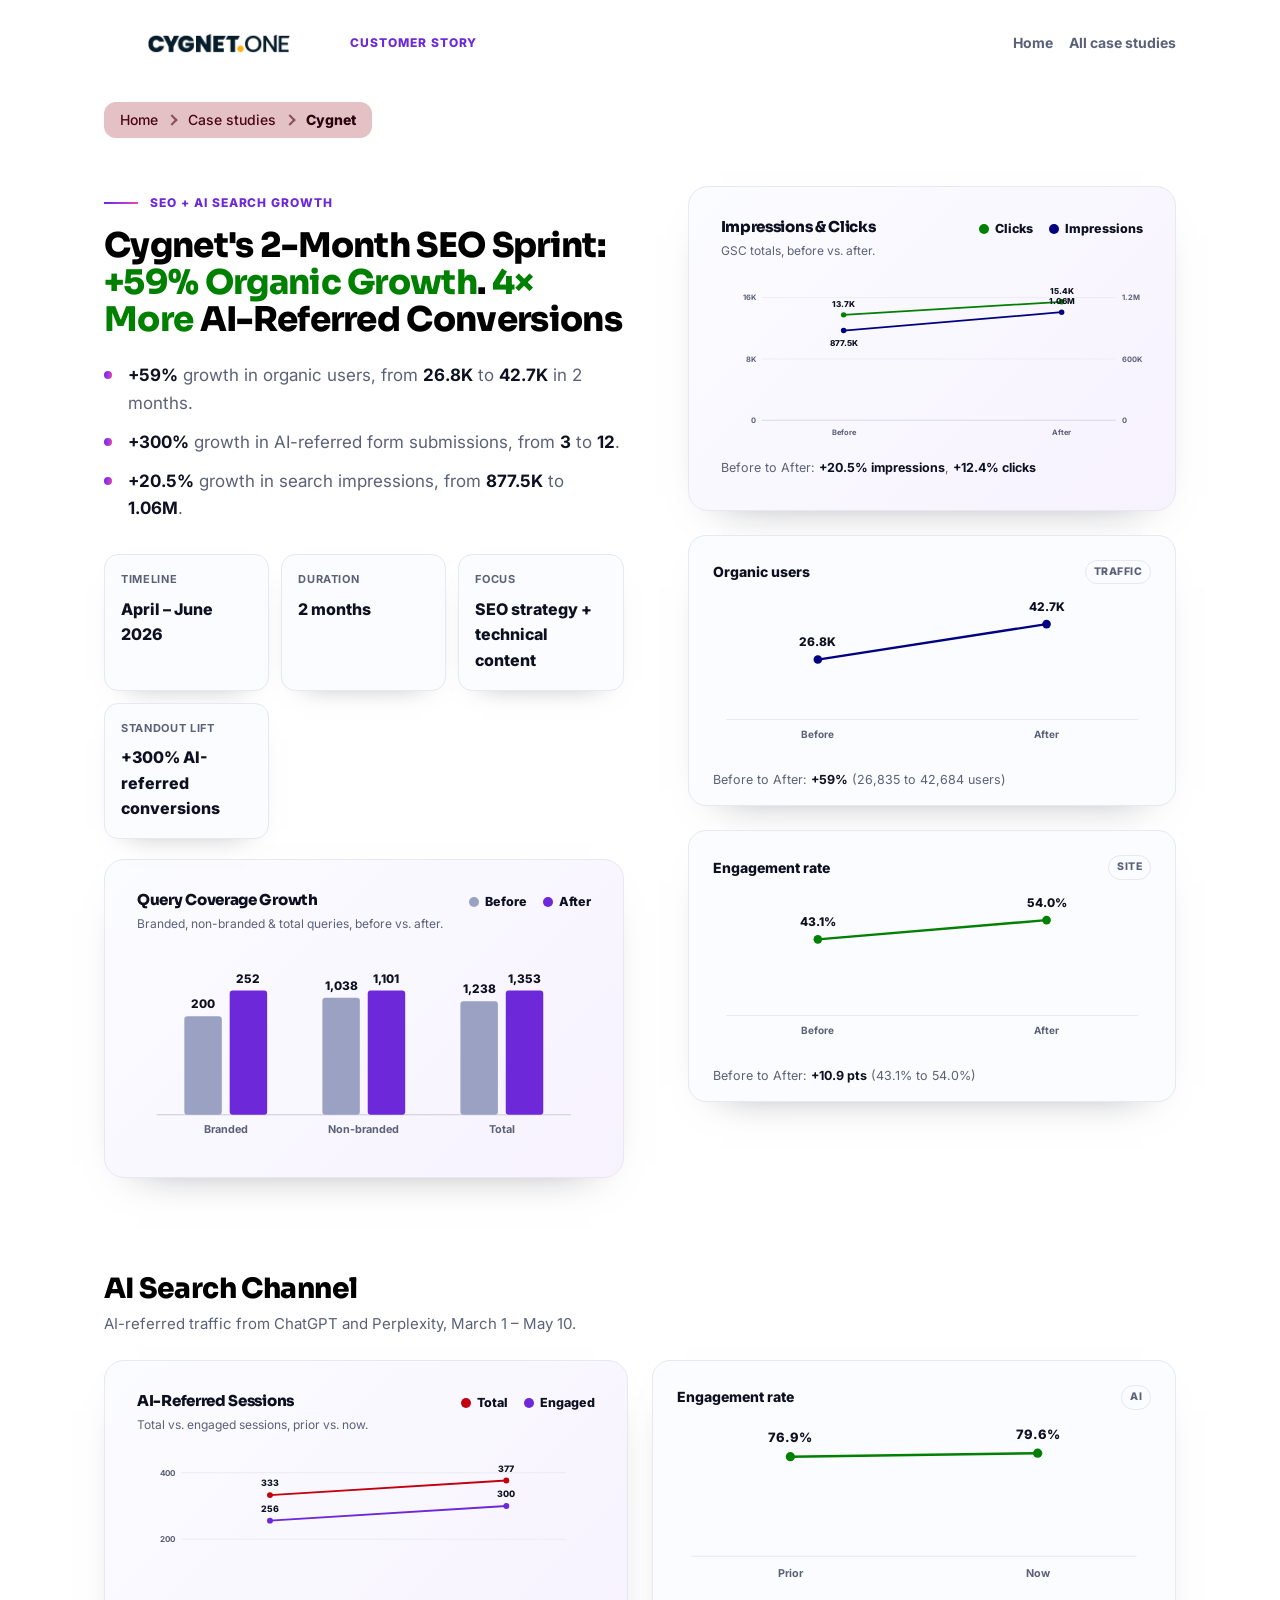
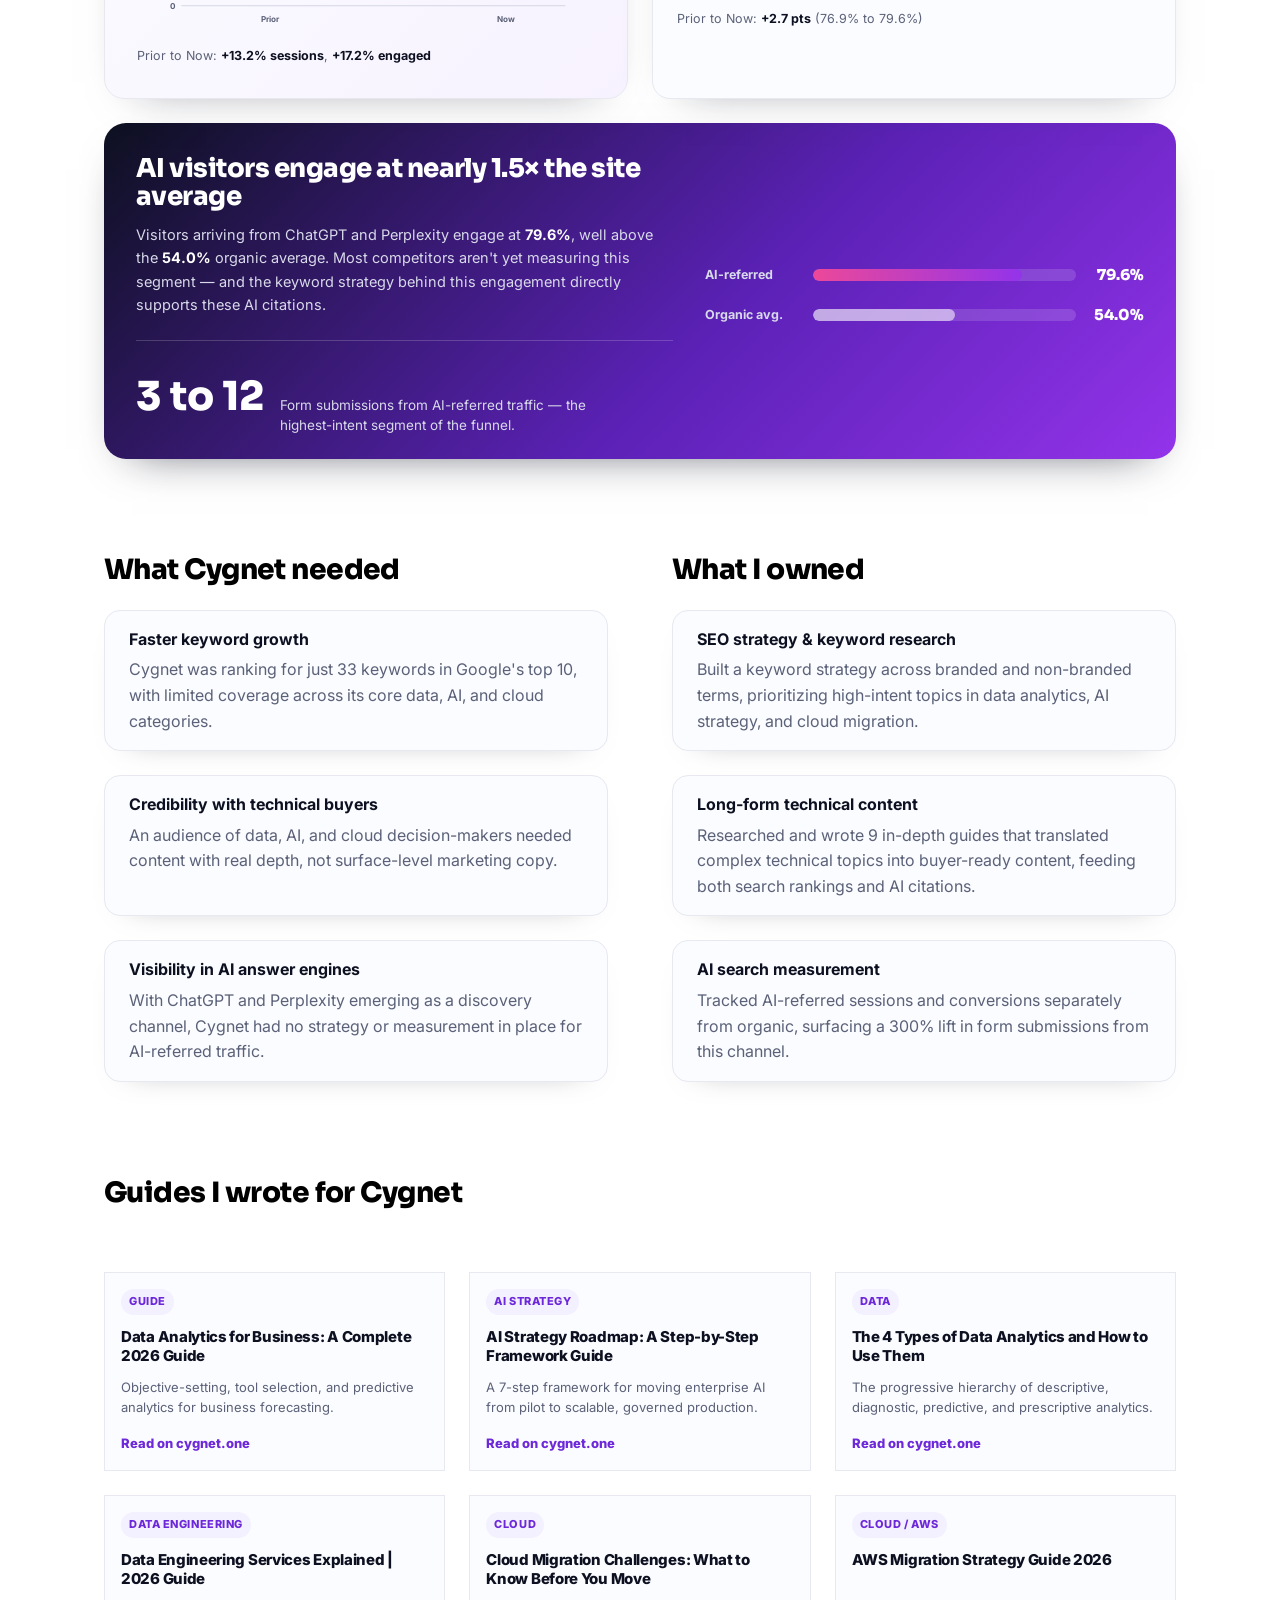
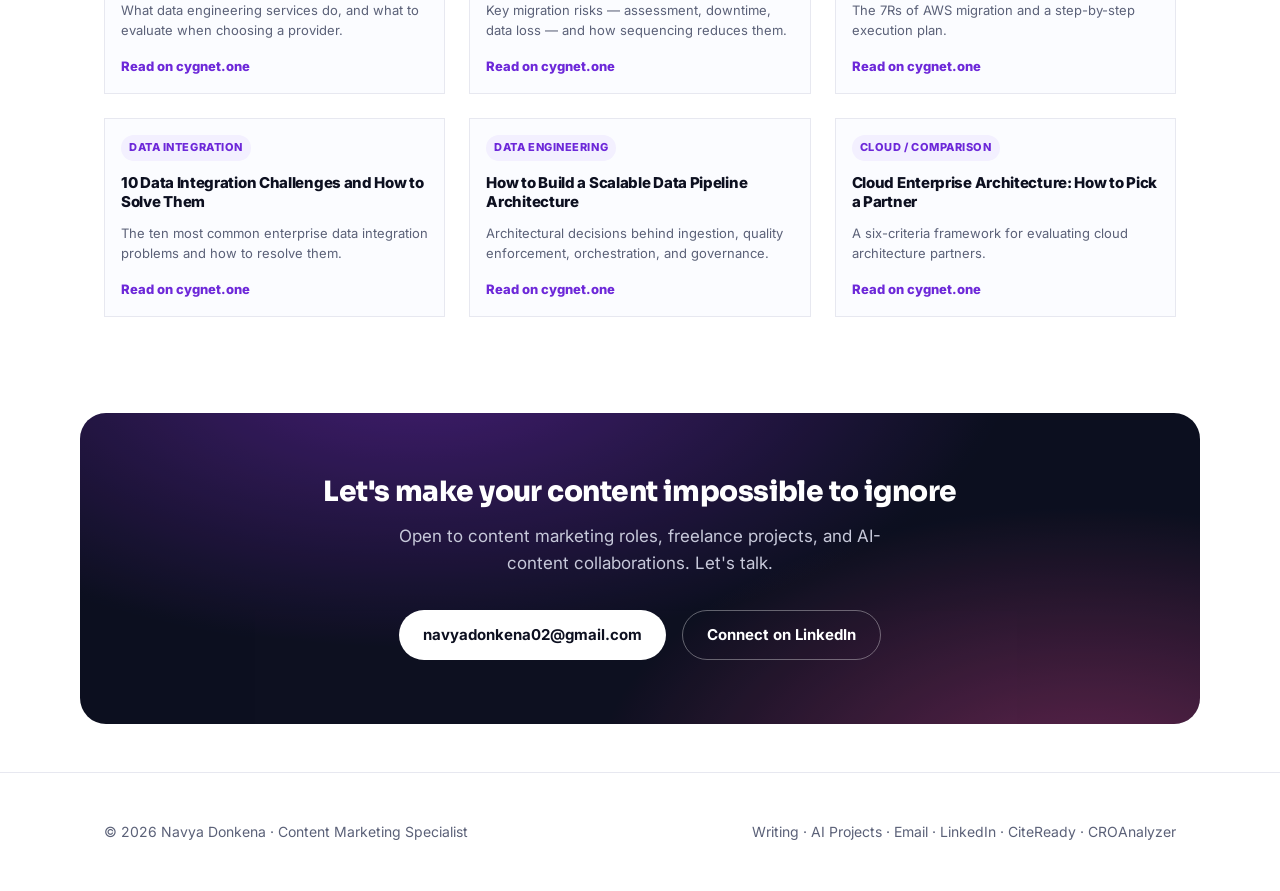
<file: case-studies/cygnet-content-strategy.html>
<!DOCTYPE html>
<html lang="en">
<head>
<meta charset="UTF-8" />
<meta name="viewport" content="width=device-width, initial-scale=1.0" />
<title>Cygnet SEO + AI Search Growth Case Study | Navya Donkena</title>
<meta name="breadcrumb" content="Cygnet" />
<meta name="description" content="How I helped Cygnet grow organic users 59%, search impressions 20.5%, and AI-referred conversions 4x in a 2-month SEO + content sprint." />
<link rel="preconnect" href="https://fonts.googleapis.com" />
<link rel="preconnect" href="https://fonts.gstatic.com" crossorigin />
<link rel="stylesheet" href="../tokens.css?v=3" />
<link href="https://fonts.googleapis.com/css2?family=Sora:wght@400;600;700;800&family=Inter:wght@400;500;600;700&display=swap" rel="stylesheet" />
<style>
:root{--ink:#0d1020;--muted:#5b6178;--line:#e7e8f0;--white:#fff;--accent:#6d28d9;--grad:linear-gradient(100deg,#6d28d9 0%,#9333ea 40%,#ec4899 100%);--shadow:0 1px 2px rgba(13,16,32,.04),0 18px 50px -20px rgba(13,16,32,.28);--maxw:1120px}
*{box-sizing:border-box;margin:0;padding:0}
body{font-family:Inter,system-ui,sans-serif;color:var(--ink);background:#fff;line-height:1.6;-webkit-font-smoothing:antialiased}
a{color:inherit;text-decoration:none}
h1,h2,h3{font-family:Sora,Inter,system-ui,sans-serif;letter-spacing:-.02em;line-height:1.08}
.page{min-height:100vh;padding:0}.sheet{width:100%;background:var(--white)}
.topbar{display:flex;justify-content:space-between;align-items:center;gap:var(--space-5);max-width:var(--maxw);height:86px;margin:0 auto;padding:0 var(--gutter)}
.brand-lockup{display:flex;align-items:center;gap:var(--space-4)}.brand-lockup img{width:230px;max-height:72px;object-fit:contain}
.case-label,.eyebrow{font-size:12px;font-weight:800;color:var(--accent);letter-spacing:.08em;text-transform:uppercase}.toplinks{display:flex;align-items:center;gap:var(--space-4);flex-wrap:wrap}.nav-link{font-size:14px;font-weight:700;color:var(--muted)}
.hero{display:grid;grid-template-columns:1fr .94fr;gap:var(--space-7);max-width:var(--maxw);margin:0 auto;padding:var(--space-8) var(--gutter) var(--space-8)}
.eyebrow{display:inline-flex;align-items:center;gap:var(--space-3);margin-bottom:var(--space-4)}.eyebrow::before{content:"";width:34px;height:2px;background:var(--grad)}
h1{max-width:760px;font-size:var(--fs-h2);font-weight:800;color:var(--color-heading)}.hl-green{color:#008000}
.lead-list{max-width:680px;margin-top:var(--space-5);display:grid;gap:var(--space-3);list-style:none}.lead-list li{position:relative;padding-left:var(--space-5);font-size:var(--fs-body);color:var(--muted);line-height:1.6}.lead-list li::before{content:"";position:absolute;left:0;top:9px;width:8px;height:8px;border-radius:50%;background:var(--grad)}.lead-list strong{color:var(--ink)}
.meta-grid{display:grid;grid-template-columns:repeat(3,1fr);gap:var(--space-3);margin-top:var(--space-6)}.meta-pill{min-height:86px;padding:var(--space-4);border:1px solid var(--line);border-radius:14px;background:#fbfcff;box-shadow:0 12px 28px -24px rgba(13,16,32,.55)}.meta-pill strong{display:block;margin-bottom:var(--space-2);font-size:11px;color:var(--muted);letter-spacing:.06em;text-transform:uppercase}.meta-pill span{font-size:16px;font-weight:800}
.trend-panel{display:flex;flex-direction:column;gap:var(--space-4)}
.trend-card{padding:var(--space-5) var(--gutter) var(--space-4);border:1px solid var(--line);border-radius:18px;background:#fbfcff;box-shadow:0 18px 42px -34px rgba(13,16,32,.55)}
.trend-head{display:flex;align-items:center;justify-content:space-between;gap:var(--space-3);margin-bottom:2.0px}
.trend-kicker{font-size:14px;font-weight:800;color:var(--ink)}
.trend-badge{display:inline-flex;align-items:center;padding:3.0px var(--space-2);border:1px solid var(--line);border-radius:999px;font-size:10.5px;font-weight:800;color:var(--muted);letter-spacing:.04em;text-transform:uppercase;white-space:nowrap}
.trend-svg{width:100%;height:auto;display:block;margin-top:2.0px}
.pt-val{font-family:Inter,system-ui,sans-serif;font-size:12.5px;font-weight:800;fill:var(--ink)}
.pt-month{font-family:Inter,system-ui,sans-serif;font-size:10.5px;font-weight:700;fill:var(--muted)}
.trend-foot{margin-top:var(--space-2);font-size:12.5px;color:var(--muted);line-height:1.5}
.trend-foot strong{color:var(--ink)}
.section-title{margin-bottom:var(--space-4);font-size:var(--fs-h3);font-weight:800;color:var(--color-heading)}
.section-sub{max-width:640px;margin:-8px 0 var(--space-5);color:var(--muted);font-size:15px}
.chart-section{max-width:var(--maxw);margin:0 auto;padding:var(--space-2) var(--gutter) var(--space-7)}
.chart-card{padding:var(--space-5);border:1px solid var(--line);border-radius:20px;background:linear-gradient(135deg,#fbfcff,#f7f2ff);box-shadow:0 18px 44px -34px rgba(13,16,32,.55)}
.chart-header{display:flex;justify-content:space-between;align-items:start;gap:var(--space-5);margin-bottom:var(--space-5);flex-wrap:wrap}
.chart-title{font-size:18px;font-weight:800}
.chart-note{margin-top:6.0px;color:var(--muted);font-size:13px}
.chart-legend-row{display:flex;align-items:center;gap:var(--space-4);flex:none}
.chart-legend-item{display:inline-flex;align-items:center;gap:6.0px;font-size:12.5px;font-weight:800;color:var(--ink);white-space:nowrap}
.chart-legend-dot{width:10px;height:10px;border-radius:50%;display:inline-block;flex:none}
.dual-svg{width:100%;height:auto;display:block;margin-top:var(--space-3)}
.axis-label{font-family:Inter,system-ui,sans-serif;font-size:11px;font-weight:700;fill:var(--muted)}
.dual-val{font-family:Inter,system-ui,sans-serif;font-size:12px;font-weight:800;fill:var(--ink)}
.dual-month{font-family:Inter,system-ui,sans-serif;font-size:11px;font-weight:700;fill:var(--muted)}
.ai-section{max-width:var(--maxw);margin:0 auto;padding:var(--space-2) var(--gutter) var(--space-7)}
.ai-highlight{margin-top:var(--space-5);padding:var(--space-6) var(--space-6) var(--space-5);border-radius:22px;background:linear-gradient(135deg,#0d1020,#5b21b6 58%,#9333ea);color:#fff;display:grid;grid-template-columns:1.1fr .9fr;gap:var(--space-6);align-items:center;box-shadow:0 18px 44px -28px rgba(13,16,32,.75)}
.ai-highlight h3{font-size:clamp(20px,3vw,26px);font-weight:800}
.ai-highlight p{margin-top:var(--space-3);color:#d8d9ea;font-size:14.5px;line-height:1.6}
.ai-engage-compare{display:flex;flex-direction:column;gap:var(--space-4)}
.ai-engage-row{display:flex;align-items:center;gap:var(--space-3)}
.ai-engage-row .aer-label{width:96px;flex:none;font-size:12.5px;font-weight:700;color:#d8d9ea}
.ai-engage-bar{flex:1;height:12px;border-radius:999px;background:rgba(255,255,255,.14);overflow:hidden}
.ai-engage-fill{display:block;height:100%;border-radius:999px}
.ai-engage-row.ai-row .ai-engage-fill{background:linear-gradient(90deg,#ec4899,#9333ea)}
.ai-engage-row.org-row .ai-engage-fill{background:rgba(255,255,255,.55)}
.ai-engage-val{width:56px;flex:none;text-align:right;font-family:Sora,Inter,sans-serif;font-size:15px;font-weight:800}
.ai-form-stat{margin-top:var(--space-5);padding-top:var(--space-5);border-top:1px solid rgba(255,255,255,.18);display:flex;align-items:baseline;gap:var(--space-4);flex-wrap:wrap}
.ai-form-stat strong{font-family:Sora,Inter,sans-serif;font-size:clamp(30px,4vw,40px);font-weight:800}
.ai-form-stat span{color:#d8d9ea;font-size:13.5px;max-width:34ch;line-height:1.5}
.section-grid{display:grid;grid-template-columns:.82fr 1.18fr;gap:var(--space-7);max-width:var(--maxw);margin:0 auto;padding:var(--space-8) var(--gutter)}
.pair-grid{grid-template-columns:1fr 1fr;column-gap:var(--space-7);row-gap:var(--space-3);align-items:stretch}.pair-grid .section-title{margin-bottom:0}.pair-card{padding:var(--space-4) var(--space-4) var(--space-4) var(--gutter);border:1px solid var(--line);border-radius:16px;background:#fbfcff;color:var(--muted);box-shadow:0 12px 32px -28px rgba(13,16,32,.5)}.pair-card strong{display:block;margin-bottom:5.0px;color:var(--ink)}
.work-section{max-width:var(--maxw);margin:0 auto;padding:var(--space-4) var(--gutter) var(--space-8)}.work-head{display:flex;justify-content:space-between;align-items:end;gap:var(--space-5);margin-bottom:var(--space-4)}.work-grid{display:grid;grid-template-columns:repeat(3,1fr);gap:var(--space-3)}.post{display:flex;flex-direction:column;min-height:166px;padding:var(--space-4);border:1px solid var(--line);background:#fbfcff;transition:transform .18s,box-shadow .18s,border-color .18s}.post:hover{transform:translateY(-3px);box-shadow:var(--shadow);border-color:#d9d2f3}.post .ptag{align-self:flex-start;margin-bottom:var(--space-3);padding:4.0px var(--space-2);border-radius:999px;background:#f3f0ff;color:var(--accent);font-size:11px;font-weight:800;letter-spacing:.05em;text-transform:uppercase}.post h3{font-family:Inter,system-ui,sans-serif;font-size:15px;line-height:1.32;font-weight:800;flex:1}.post p{margin-top:var(--space-3);font-size:13px;color:var(--muted);line-height:1.5}.post .src{margin-top:var(--space-4);color:var(--accent);font-size:13px;font-weight:800}
.contact-section{padding:var(--space-8) var(--gutter) var(--space-8)}.cta-band{max-width:var(--maxw);margin:0 auto;background:var(--ink);color:#fff;border-radius:26px;padding:var(--space-8) var(--space-7);text-align:center;position:relative;overflow:hidden}.cta-band::before{content:"";position:absolute;inset:0;background:radial-gradient(600px 300px at 30% -20%,rgba(147,51,234,.5),transparent),radial-gradient(500px 280px at 90% 120%,rgba(236,72,153,.45),transparent);opacity:.85}.cta-band > *{position:relative;z-index:1}.cta-band h2{font-size:var(--fs-h3);font-weight:800}.cta-band p{margin:var(--space-4) auto 0;color:#c7c9da;font-size:var(--fs-body);max-width:48ch}.cta-actions{margin-top:var(--space-6);display:flex;gap:var(--space-4);justify-content:center;flex-wrap:wrap}.btn{display:inline-flex;align-items:center;gap:var(--space-2);font-weight:700;font-size:15px;padding:var(--space-3) var(--gutter);border-radius:999px;transition:transform .15s,box-shadow .15s,background .15s}.btn-light{background:#fff;color:var(--ink)}.btn-outline-light{background:transparent;color:#fff;border:1px solid rgba(255,255,255,.35)}footer{padding:var(--space-7) 0;border-top:1px solid var(--line);margin-top:var(--space-5)}.foot{max-width:var(--maxw);margin:0 auto;padding:0 var(--gutter);display:flex;justify-content:space-between;align-items:center;flex-wrap:wrap;gap:var(--space-4);color:var(--muted);font-size:14px}.foot a{color:var(--muted)}.foot a:hover{color:var(--ink)}
@media(max-width:900px){.topbar{height:auto;padding:var(--space-5) var(--gutter)}.hero,.section-grid{grid-template-columns:1fr}.work-section,.chart-section,.ai-section{padding-left:var(--gutter);padding-right:var(--gutter)}.work-grid{grid-template-columns:1fr 1fr}.meta-grid{grid-template-columns:1fr}.ai-highlight{grid-template-columns:1fr}.pair-grid .po-1{order:1}.pair-grid .po-2{order:2}.pair-grid .po-3{order:3}.pair-grid .po-4{order:4}.pair-grid .po-5{order:5}.pair-grid .po-6{order:6}}
@media(max-width:560px){.topbar,.footer{align-items:flex-start;flex-direction:column}.brand-lockup img{width:172px;max-height:58px}.work-grid{grid-template-columns:1fr}.work-head{align-items:start;flex-direction:column}}

/* spacing system overrides (rhythm: --section-pad per section, 48px heading to content, 24px card gaps) */
.hero{padding-top:var(--section-pad);padding-bottom:var(--section-pad)}
.chart-section,.top-blogs-section,.shots-section,.work-section,.ai-section,.section-grid{padding-top:var(--section-pad);padding-bottom:var(--section-pad)}
.contact-section{padding:var(--section-pad) var(--gutter)}
.hero,.section-grid{gap:var(--space-8)}
.pair-grid{column-gap:var(--space-8);row-gap:var(--space-5)}
.top-blogs-head,.shots-head,.work-head{margin-bottom:var(--space-7)}
.top-blogs-grid,.shots-grid,.work-grid,.plain-list,.trend-panel{gap:var(--space-5)}
.chart-card{padding:var(--space-6)}
.cta-band{padding:var(--space-8) var(--space-6)}
footer{margin-top:0}
</style>
</head>
<body>
<main class="page">
  <article class="sheet">
    <header class="topbar">
      <a class="brand-lockup" href="../index.html#top" aria-label="Back to Navya portfolio"><img src="../Logos/cygnet.png" alt="Cygnet logo" /><span class="case-label">Customer Story</span></a>
      <div class="toplinks"><a class="nav-link" href="../index.html#top">Home</a><a class="nav-link" href="index.html">All case studies</a></div>
    </header>

    <section class="hero">
      <div>
        <div class="eyebrow">SEO + AI search growth</div>
        <h1>Cygnet's 2-Month SEO Sprint: <span class="hl-green">+59% Organic Growth</span>. <span class="hl-green">4&times; More</span> AI-Referred Conversions</h1>
        <ul class="lead-list">
          <li><strong>+59%</strong> growth in organic users, from <strong>26.8K</strong> to <strong>42.7K</strong> in 2 months.</li>
          <li><strong>+300%</strong> growth in AI-referred form submissions, from <strong>3</strong> to <strong>12</strong>.</li>
          <li><strong>+20.5%</strong> growth in search impressions, from <strong>877.5K</strong> to <strong>1.06M</strong>.</li>
        </ul>
        <div class="meta-grid" aria-label="Project scope"><div class="meta-pill"><strong>Timeline</strong><span>April – June 2026</span></div><div class="meta-pill"><strong>Duration</strong><span>2 months</span></div><div class="meta-pill"><strong>Focus</strong><span>SEO strategy + technical content</span></div><div class="meta-pill"><strong>Standout lift</strong><span>+300% AI-referred conversions</span></div></div>
        <div class="chart-card" style="margin-top:20px" aria-label="Branded, non-branded, and total query growth chart">
          <div class="chart-header">
            <div><h2 class="chart-title" style="font-size:15px">Query Coverage Growth</h2><p class="chart-note" style="font-size:12px">Branded, non-branded &amp; total queries, before vs. after.</p></div>
            <div class="chart-legend-row"><span class="chart-legend-item"><span class="chart-legend-dot" style="background:#9aa1c2"></span>Before</span><span class="chart-legend-item"><span class="chart-legend-dot" style="background:#6d28d9"></span>After</span></div>
          </div>
          <svg class="dual-svg" viewBox="0 0 460 190" role="img" aria-label="Grouped bar chart. Branded queries: 200 before, 252 after. Non-branded queries: 1,038 before, 1,101 after. Total queries: 1,238 before, 1,353 after.">
            <line x1="20" y1="160" x2="440" y2="160" stroke="#c9ccd9" stroke-width="1" />
            <rect x="48" y="60" width="38" height="100" rx="3" fill="#9aa1c2" />
            <rect x="94" y="34" width="38" height="126" rx="3" fill="#6d28d9" />
            <rect x="188" y="41.3" width="38" height="118.7" rx="3" fill="#9aa1c2" />
            <rect x="234" y="34" width="38" height="126" rx="3" fill="#6d28d9" />
            <rect x="328" y="44.8" width="38" height="115.2" rx="3" fill="#9aa1c2" />
            <rect x="374" y="34" width="38" height="126" rx="3" fill="#6d28d9" />
            <text x="67" y="52" text-anchor="middle" class="dual-val">200</text>
            <text x="113" y="26" text-anchor="middle" class="dual-val">252</text>
            <text x="207" y="33.3" text-anchor="middle" class="dual-val">1,038</text>
            <text x="253" y="26" text-anchor="middle" class="dual-val">1,101</text>
            <text x="347" y="36.8" text-anchor="middle" class="dual-val">1,238</text>
            <text x="393" y="26" text-anchor="middle" class="dual-val">1,353</text>
            <text x="90" y="178" text-anchor="middle" class="dual-month">Branded</text>
            <text x="230" y="178" text-anchor="middle" class="dual-month">Non-branded</text>
            <text x="370" y="178" text-anchor="middle" class="dual-month">Total</text>
          </svg>
        </div>
      </div>
      <div class="trend-panel" aria-label="Search visibility growth, before vs. after the 2-month engagement">
        <div class="chart-card" aria-label="Impressions and clicks chart">
          <div class="chart-header">
            <div><h2 class="chart-title" style="font-size:15px">Impressions &amp; Clicks</h2><p class="chart-note" style="font-size:12px">GSC totals, before vs. after.</p></div>
            <div class="chart-legend-row"><span class="chart-legend-item"><span class="chart-legend-dot" style="background:#008000"></span>Clicks</span><span class="chart-legend-item"><span class="chart-legend-dot" style="background:#000080"></span>Impressions</span></div>
          </div>
          <svg class="dual-svg" viewBox="0 0 620 245" role="img" aria-label="Dual-axis line chart. Clicks: before 13,746, after 15,447. Impressions: before 877,520, after 1,057,379.">
            <line x1="60" y1="20" x2="580" y2="20" stroke="#e7e8f0" stroke-width="1" />
            <line x1="60" y1="110" x2="580" y2="110" stroke="#e7e8f0" stroke-width="1" />
            <line x1="60" y1="200" x2="580" y2="200" stroke="#c9ccd9" stroke-width="1" />
            <text x="52" y="24" text-anchor="end" class="axis-label">16K</text>
            <text x="52" y="114" text-anchor="end" class="axis-label">8K</text>
            <text x="52" y="204" text-anchor="end" class="axis-label">0</text>
            <text x="588" y="24" text-anchor="start" class="axis-label">1.2M</text>
            <text x="588" y="114" text-anchor="start" class="axis-label">600K</text>
            <text x="588" y="204" text-anchor="start" class="axis-label">0</text>

            <polyline points="180,45.3 500,26.2" fill="none" stroke="#008000" stroke-width="2.5" stroke-linecap="round" stroke-linejoin="round" />
            <polyline points="180,68.4 500,41.4" fill="none" stroke="#000080" stroke-width="2.5" stroke-linecap="round" stroke-linejoin="round" />

            <circle cx="180" cy="45.3" r="4" fill="#008000" />
            <circle cx="500" cy="26.2" r="4" fill="#008000" />
            <circle cx="180" cy="68.4" r="4" fill="#000080" />
            <circle cx="500" cy="41.4" r="4" fill="#000080" />

            <text x="180" y="33.3" text-anchor="middle" class="dual-val">13.7K</text>
            <text x="500" y="14.2" text-anchor="middle" class="dual-val">15.4K</text>
            <text x="180" y="90.4" text-anchor="middle" class="dual-val">877.5K</text>
            <text x="500" y="29.4" text-anchor="middle" class="dual-val">1.06M</text>

            <text x="180" y="222" text-anchor="middle" class="dual-month">Before</text>
            <text x="500" y="222" text-anchor="middle" class="dual-month">After</text>
          </svg>
          <div class="trend-foot">Before to After: <strong>+20.5% impressions</strong>, <strong>+12.4% clicks</strong></div>
        </div>
        <div class="trend-card">
          <div class="trend-head"><span class="trend-kicker">Organic users</span><span class="trend-badge">Traffic</span></div>
          <svg class="trend-svg" viewBox="0 0 460 185" role="img" aria-label="Line chart of organic users: before 26,835, after 42,684.">
            <line x1="14" y1="140" x2="446" y2="140" stroke="#e7e8f0" stroke-width="1" />
            <polyline points="110,77.2 350,40" fill="none" stroke="#000080" stroke-width="2.5" stroke-linecap="round" stroke-linejoin="round" />
            <circle cx="110" cy="77.2" r="4.5" fill="#000080" />
            <circle cx="350" cy="40" r="4.5" fill="#000080" />
            <text x="110" y="63.2" text-anchor="middle" class="pt-val">26.8K</text>
            <text x="350" y="26" text-anchor="middle" class="pt-val">42.7K</text>
            <text x="110" y="160" text-anchor="middle" class="pt-month">Before</text>
            <text x="350" y="160" text-anchor="middle" class="pt-month">After</text>
          </svg>
          <div class="trend-foot">Before to After: <strong>+59%</strong> (26,835 to 42,684 users)</div>
        </div>
        <div class="trend-card">
          <div class="trend-head"><span class="trend-kicker">Engagement rate</span><span class="trend-badge">Site</span></div>
          <svg class="trend-svg" viewBox="0 0 460 185" role="img" aria-label="Line chart of sitewide engagement rate: before 43.1%, after 54.0%.">
            <line x1="14" y1="140" x2="446" y2="140" stroke="#e7e8f0" stroke-width="1" />
            <polyline points="110,60.2 350,40" fill="none" stroke="#008000" stroke-width="2.5" stroke-linecap="round" stroke-linejoin="round" />
            <circle cx="110" cy="60.2" r="4.5" fill="#008000" />
            <circle cx="350" cy="40" r="4.5" fill="#008000" />
            <text x="110" y="46.2" text-anchor="middle" class="pt-val">43.1%</text>
            <text x="350" y="26" text-anchor="middle" class="pt-val">54.0%</text>
            <text x="110" y="160" text-anchor="middle" class="pt-month">Before</text>
            <text x="350" y="160" text-anchor="middle" class="pt-month">After</text>
          </svg>
          <div class="trend-foot">Before to After: <strong>+10.9 pts</strong> (43.1% to 54.0%)</div>
        </div>
      </div>
    </section>

    <section class="ai-section" aria-label="AI search channel performance">
      <h2 class="section-title">AI Search Channel</h2>
      <p class="section-sub">AI-referred traffic from ChatGPT and Perplexity, March 1 – May 10.</p>
      <div class="trend-panel" style="display:grid;grid-template-columns:repeat(2,1fr)" aria-label="AI-referred traffic metrics">
          <div class="chart-card" aria-label="AI-referred sessions chart">
            <div class="chart-header">
              <div><h2 class="chart-title" style="font-size:15px">AI-Referred Sessions</h2><p class="chart-note" style="font-size:12px">Total vs. engaged sessions, prior vs. now.</p></div>
              <div class="chart-legend-row"><span class="chart-legend-item"><span class="chart-legend-dot" style="background:#c30010"></span>Total</span><span class="chart-legend-item"><span class="chart-legend-dot" style="background:#6d28d9"></span>Engaged</span></div>
            </div>
            <svg class="dual-svg" viewBox="0 0 620 245" role="img" aria-label="Line chart. Total sessions: prior 333, now 377. Engaged sessions: prior 256, now 300.">
              <line x1="60" y1="20" x2="580" y2="20" stroke="#e7e8f0" stroke-width="1" />
              <line x1="60" y1="110" x2="580" y2="110" stroke="#e7e8f0" stroke-width="1" />
              <line x1="60" y1="200" x2="580" y2="200" stroke="#c9ccd9" stroke-width="1" />
              <text x="52" y="24" text-anchor="end" class="axis-label">400</text>
              <text x="52" y="114" text-anchor="end" class="axis-label">200</text>
              <text x="52" y="204" text-anchor="end" class="axis-label">0</text>

              <polyline points="180,50.2 500,30.4" fill="none" stroke="#c30010" stroke-width="2.5" stroke-linecap="round" stroke-linejoin="round" />
              <polyline points="180,84.8 500,65" fill="none" stroke="#6d28d9" stroke-width="2.5" stroke-linecap="round" stroke-linejoin="round" />

              <circle cx="180" cy="50.2" r="4" fill="#c30010" />
              <circle cx="500" cy="30.4" r="4" fill="#c30010" />
              <circle cx="180" cy="84.8" r="4" fill="#6d28d9" />
              <circle cx="500" cy="65" r="4" fill="#6d28d9" />

              <text x="180" y="38.2" text-anchor="middle" class="dual-val">333</text>
              <text x="500" y="18.4" text-anchor="middle" class="dual-val">377</text>
              <text x="180" y="72.8" text-anchor="middle" class="dual-val">256</text>
              <text x="500" y="53" text-anchor="middle" class="dual-val">300</text>

              <text x="180" y="222" text-anchor="middle" class="dual-month">Prior</text>
              <text x="500" y="222" text-anchor="middle" class="dual-month">Now</text>
            </svg>
            <div class="trend-foot">Prior to Now: <strong>+13.2% sessions</strong>, <strong>+17.2% engaged</strong></div>
          </div>
          <div class="trend-card">
            <div class="trend-head"><span class="trend-kicker">Engagement rate</span><span class="trend-badge">AI</span></div>
            <svg class="trend-svg" viewBox="0 0 460 185" role="img" aria-label="Line chart of AI-referred engagement rate: prior 76.9%, now 79.6%.">
              <line x1="14" y1="140" x2="446" y2="140" stroke="#e7e8f0" stroke-width="1" />
              <polyline points="110,43.4 350,40" fill="none" stroke="#008000" stroke-width="2.5" stroke-linecap="round" stroke-linejoin="round" />
              <circle cx="110" cy="43.4" r="4.5" fill="#008000" />
              <circle cx="350" cy="40" r="4.5" fill="#008000" />
              <text x="110" y="29.4" text-anchor="middle" class="pt-val">76.9%</text>
              <text x="350" y="26" text-anchor="middle" class="pt-val">79.6%</text>
              <text x="110" y="160" text-anchor="middle" class="pt-month">Prior</text>
              <text x="350" y="160" text-anchor="middle" class="pt-month">Now</text>
            </svg>
            <div class="trend-foot">Prior to Now: <strong>+2.7 pts</strong> (76.9% to 79.6%)</div>
          </div>
      </div>
      <div class="ai-highlight">
        <div>
          <h3>AI visitors engage at nearly 1.5× the site average</h3>
          <p>Visitors arriving from ChatGPT and Perplexity engage at <strong style="color:#fff">79.6%</strong>, well above the <strong style="color:#fff">54.0%</strong> organic average. Most competitors aren't yet measuring this segment — and the keyword strategy behind this engagement directly supports these AI citations.</p>
          <div class="ai-form-stat"><strong>3 to 12</strong><span>Form submissions from AI-referred traffic — the highest-intent segment of the funnel.</span></div>
        </div>
        <div class="ai-engage-compare" aria-label="Engagement rate comparison chart">
          <div class="ai-engage-row ai-row"><span class="aer-label">AI-referred</span><div class="ai-engage-bar"><span class="ai-engage-fill" style="width:79.6%"></span></div><span class="ai-engage-val">79.6%</span></div>
          <div class="ai-engage-row org-row"><span class="aer-label">Organic avg.</span><div class="ai-engage-bar"><span class="ai-engage-fill" style="width:54%"></span></div><span class="ai-engage-val">54.0%</span></div>
        </div>
      </div>
    </section>

    <section class="section-grid pair-grid" aria-label="What Cygnet needed and what I owned">
      <h2 class="section-title po-1">What Cygnet needed</h2>
      <h2 class="section-title po-4">What I owned</h2>
      <div class="pair-card po-2"><strong>Faster keyword growth</strong> Cygnet was ranking for just 33 keywords in Google's top 10, with limited coverage across its core data, AI, and cloud categories.</div>
      <div class="pair-card po-5"><strong>SEO strategy &amp; keyword research</strong> Built a keyword strategy across branded and non-branded terms, prioritizing high-intent topics in data analytics, AI strategy, and cloud migration.</div>
      <div class="pair-card po-3"><strong>Credibility with technical buyers</strong> An audience of data, AI, and cloud decision-makers needed content with real depth, not surface-level marketing copy.</div>
      <div class="pair-card po-6"><strong>Long-form technical content</strong> Researched and wrote 9 in-depth guides that translated complex technical topics into buyer-ready content, feeding both search rankings and AI citations.</div>
      <div class="pair-card po-7" style="grid-column:1/2"><strong>Visibility in AI answer engines</strong> With ChatGPT and Perplexity emerging as a discovery channel, Cygnet had no strategy or measurement in place for AI-referred traffic.</div>
      <div class="pair-card po-8" style="grid-column:2/3"><strong>AI search measurement</strong> Tracked AI-referred sessions and conversions separately from organic, surfacing a 300% lift in form submissions from this channel.</div>
    </section>

    <section class="work-section" aria-label="Cygnet blogs I worked on">
      <div class="work-head"><div><h2 class="section-title">Guides I wrote for Cygnet</h2></div></div>
      <div class="work-grid">
        <a class="post" href="https://www.cygnet.one/blog/data-analytics-for-business-a-complete-2026-guide/" target="_blank" rel="noopener"><span class="ptag">Guide</span><h3>Data Analytics for Business: A Complete 2026 Guide</h3><p>Objective-setting, tool selection, and predictive analytics for business forecasting.</p><span class="src">Read on cygnet.one</span></a>
        <a class="post" href="https://www.cygnet.one/blog/how-to-build-an-ai-strategy-roadmap-for-your-enterprise/" target="_blank" rel="noopener"><span class="ptag">AI Strategy</span><h3>AI Strategy Roadmap: A Step-by-Step Framework Guide</h3><p>A 7-step framework for moving enterprise AI from pilot to scalable, governed production.</p><span class="src">Read on cygnet.one</span></a>
        <a class="post" href="https://www.cygnet.one/blog/the-4-types-of-data-analytics-and-how-to-use-them/" target="_blank" rel="noopener"><span class="ptag">Data</span><h3>The 4 Types of Data Analytics and How to Use Them</h3><p>The progressive hierarchy of descriptive, diagnostic, predictive, and prescriptive analytics.</p><span class="src">Read on cygnet.one</span></a>
        <a class="post" href="https://www.cygnet.one/blog/data-engineering-services-how-they-work-and-why-they-matter/" target="_blank" rel="noopener"><span class="ptag">Data Engineering</span><h3>Data Engineering Services Explained | 2026 Guide</h3><p>What data engineering services do, and what to evaluate when choosing a provider.</p><span class="src">Read on cygnet.one</span></a>
        <a class="post" href="https://www.cygnet.one/blog/cloud-migration-challenges-a-complete-guide-to-planning-and-risk/" target="_blank" rel="noopener"><span class="ptag">Cloud</span><h3>Cloud Migration Challenges: What to Know Before You Move</h3><p>Key migration risks — assessment, downtime, data loss — and how sequencing reduces them.</p><span class="src">Read on cygnet.one</span></a>
        <a class="post" href="https://www.cygnet.one/blog/aws-migration-strategy-the-7rs-and-a-step-by-step-execution-plan/" target="_blank" rel="noopener"><span class="ptag">Cloud / AWS</span><h3>AWS Migration Strategy Guide 2026</h3><p>The 7Rs of AWS migration and a step-by-step execution plan.</p><span class="src">Read on cygnet.one</span></a>
        <a class="post" href="https://www.cygnet.one/blog/the-top-data-integration-challenges-enterprises-face/" target="_blank" rel="noopener"><span class="ptag">Data Integration</span><h3>10 Data Integration Challenges and How to Solve Them</h3><p>The ten most common enterprise data integration problems and how to resolve them.</p><span class="src">Read on cygnet.one</span></a>
        <a class="post" href="https://www.cygnet.one/blog/how-to-build-a-scalable-data-pipeline-architecture/" target="_blank" rel="noopener"><span class="ptag">Data Engineering</span><h3>How to Build a Scalable Data Pipeline Architecture</h3><p>Architectural decisions behind ingestion, quality enforcement, orchestration, and governance.</p><span class="src">Read on cygnet.one</span></a>
        <a class="post" href="https://www.cygnet.one/blog/choosing-the-right-cloud-enterprise-architecture-partner/" target="_blank" rel="noopener"><span class="ptag">Cloud / Comparison</span><h3>Cloud Enterprise Architecture: How to Pick a Partner</h3><p>A six-criteria framework for evaluating cloud architecture partners.</p><span class="src">Read on cygnet.one</span></a>
      </div>
    </section>

    <section class="contact-section" id="contact"><div class="cta-band"><h2>Let's make your content impossible to ignore</h2><p>Open to content marketing roles, freelance projects, and AI-content collaborations. Let's talk.</p><div class="cta-actions"><a class="btn btn-light" href="mailto:navyadonkena02@gmail.com">navyadonkena02@gmail.com</a><a class="btn btn-outline-light" href="https://www.linkedin.com/in/navya-donkena/" target="_blank" rel="noopener">Connect on LinkedIn</a></div></div></section>
    <footer><div class="foot"><div>© 2026 Navya Donkena · Content Marketing Specialist</div><div><a href="../work.html">Writing</a> · <a href="../ai-projects.html">AI Projects</a> · <a href="mailto:navyadonkena02@gmail.com">Email</a> · <a href="https://www.linkedin.com/in/navya-donkena/" target="_blank" rel="noopener">LinkedIn</a> · <a href="https://citeready.revvgrowthai.com/" target="_blank" rel="noopener">CiteReady</a> · <a href="https://cro.revvgrowthai.com/" target="_blank" rel="noopener">CROAnalyzer</a></div></div></footer>
  </article>
</main>
<script src="../main.js"></script>
</body>
</html>
</file>
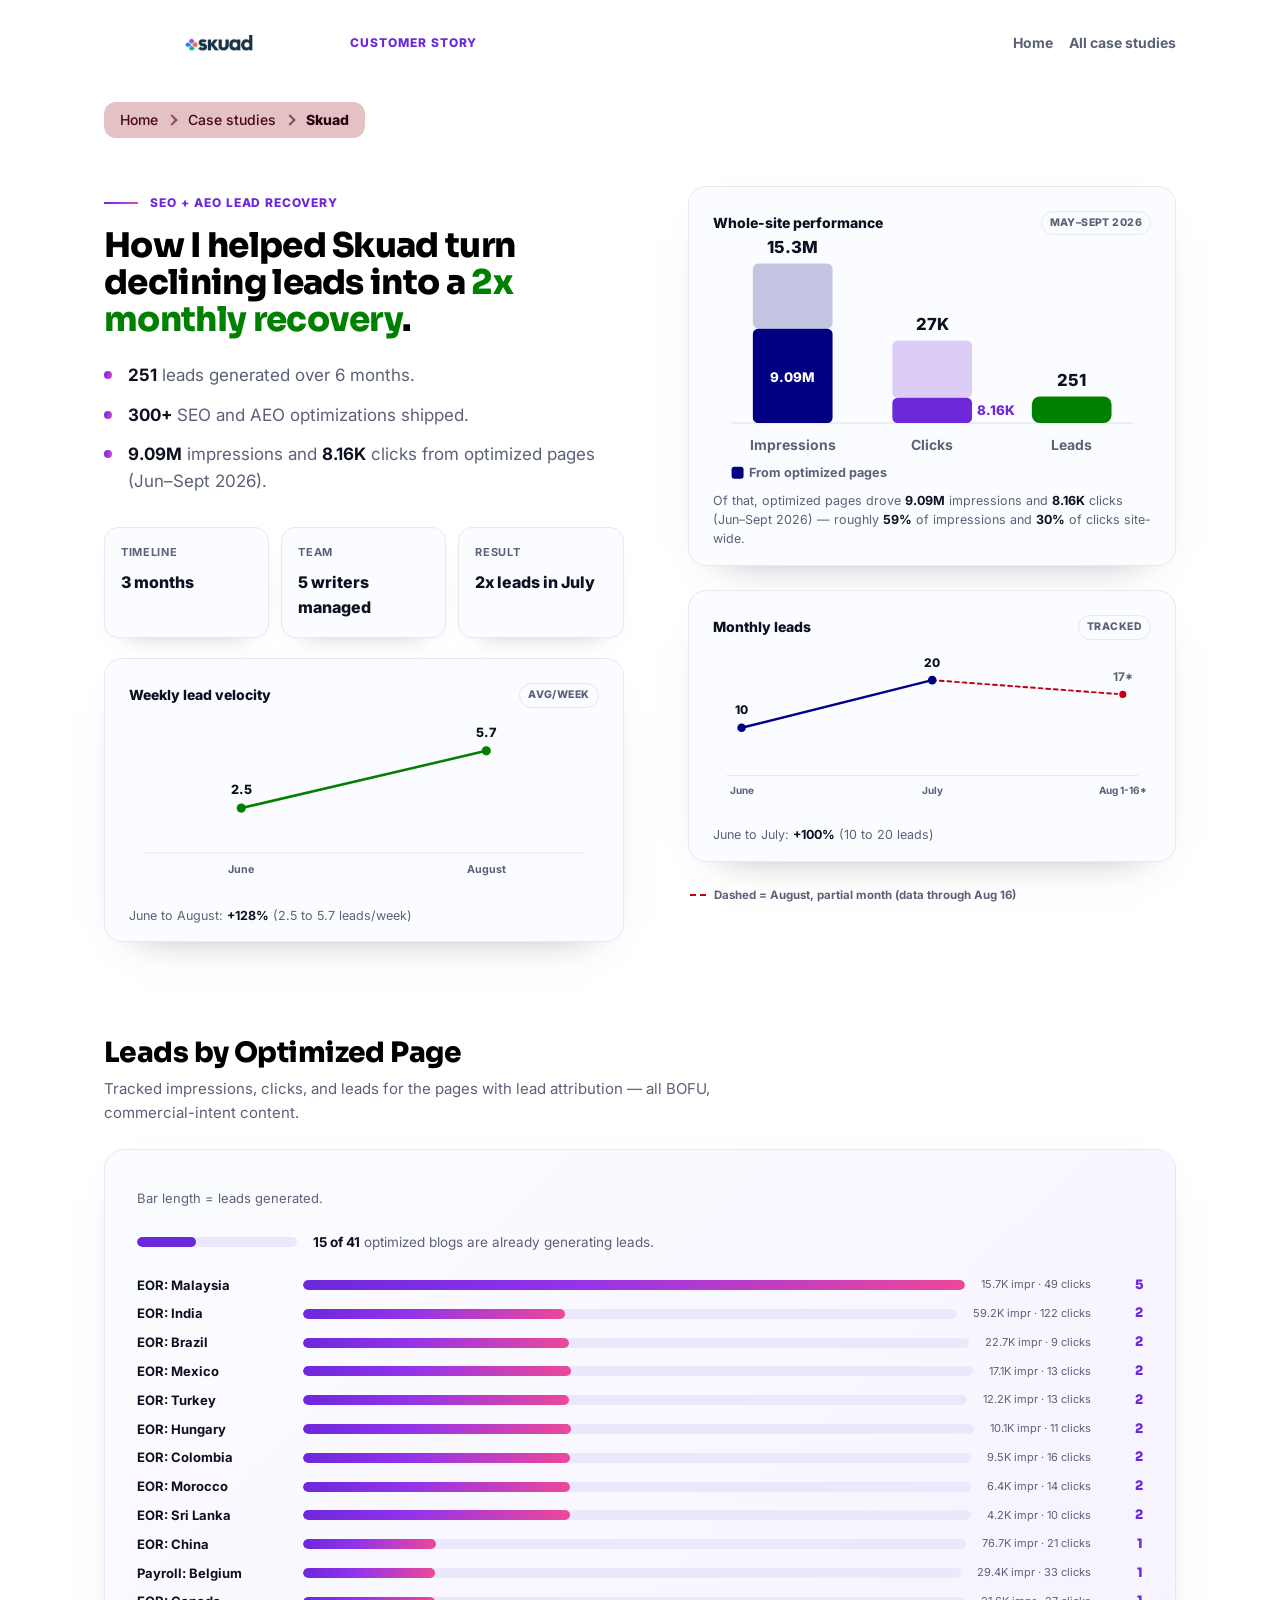
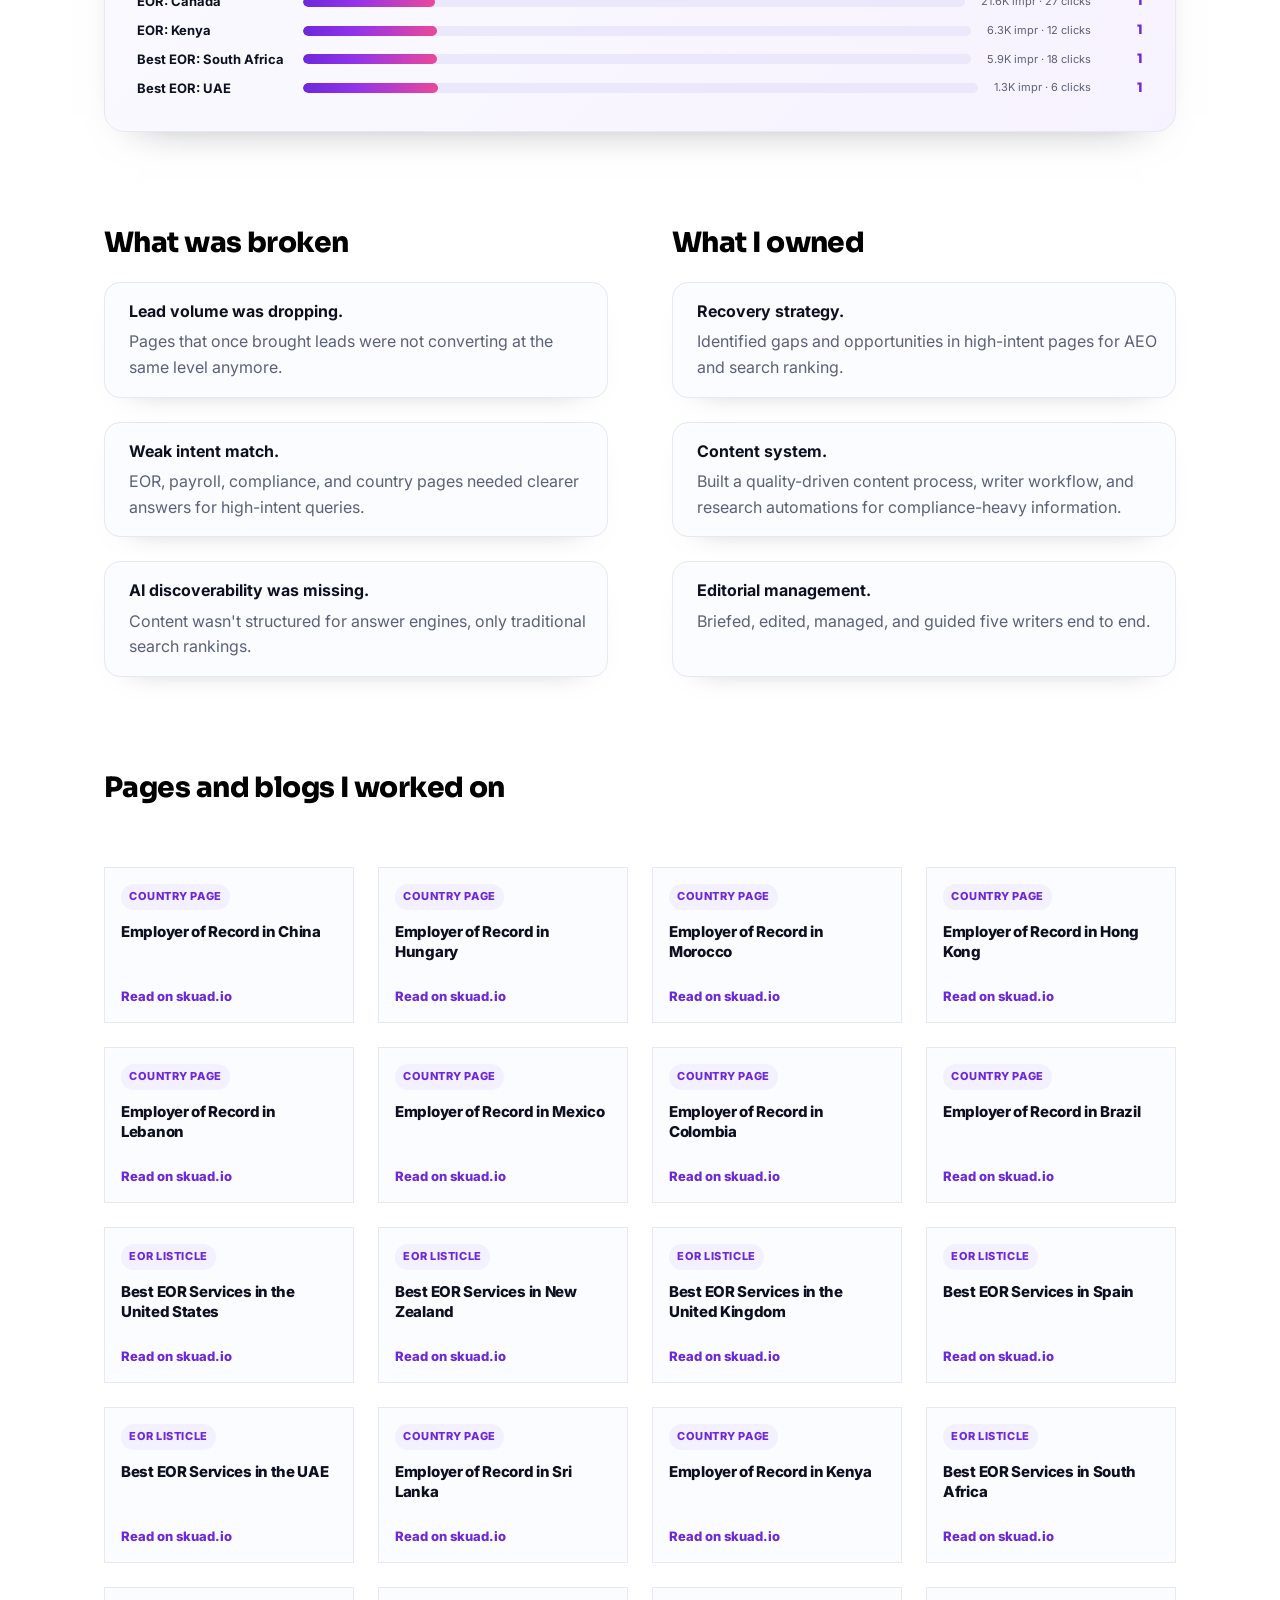
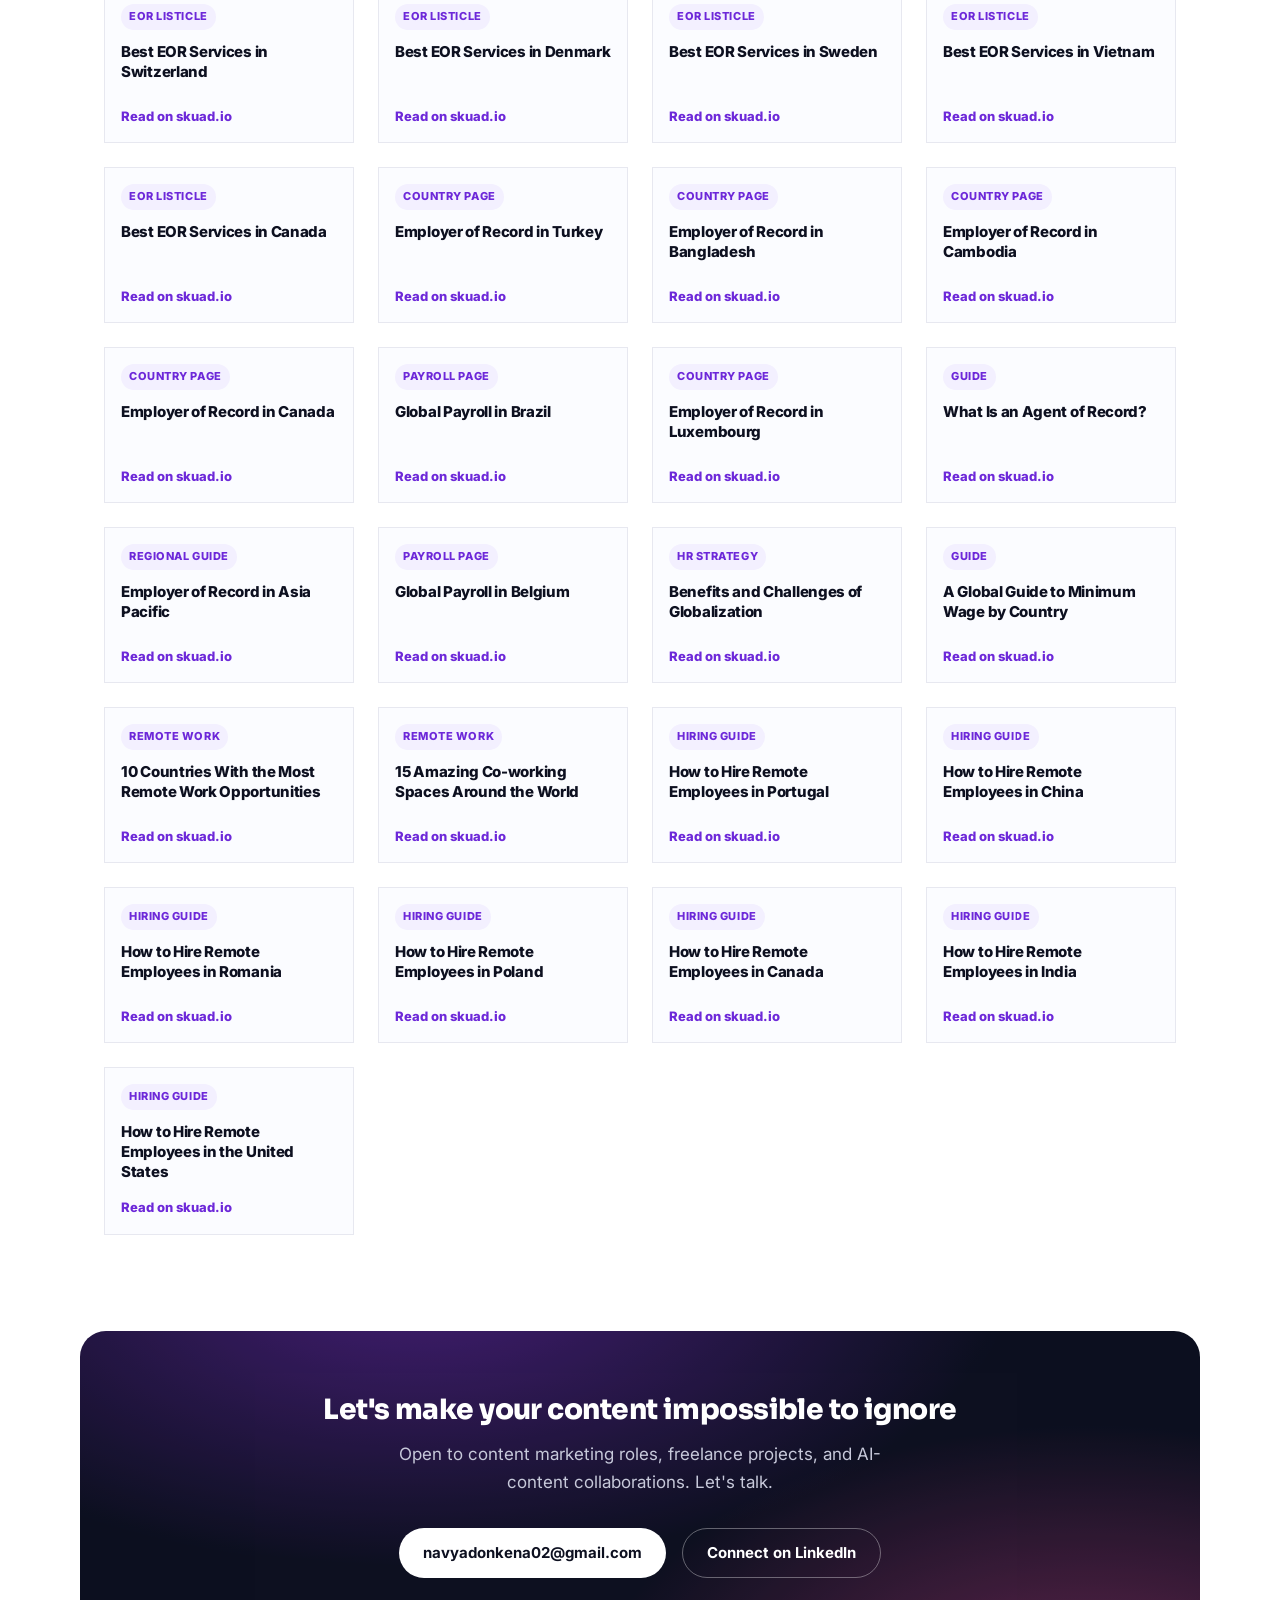
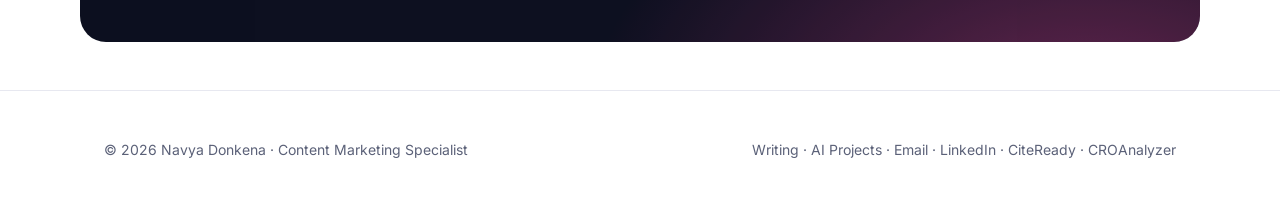
<file: case-studies/skuad-lead-recovery.html>
<!DOCTYPE html>
<html lang="en">
<head>
<meta charset="UTF-8" />
<meta name="viewport" content="width=device-width, initial-scale=1.0" />
<title>Skuad Lead Recovery Case Study | Navya Donkena</title>
<meta name="breadcrumb" content="Skuad" />
<meta name="description" content="How I helped Skuad turn declining leads into a 2x monthly recovery through SEO, AEO, and content optimization." />
<link rel="preconnect" href="https://fonts.googleapis.com" />
<link rel="preconnect" href="https://fonts.gstatic.com" crossorigin />
<link rel="stylesheet" href="../tokens.css?v=3" />
<link href="https://fonts.googleapis.com/css2?family=Sora:wght@400;600;700;800&family=Inter:wght@400;500;600;700&display=swap" rel="stylesheet" />
<style>
:root{--ink:#0d1020;--muted:#5b6178;--line:#e7e8f0;--white:#fff;--accent:#6d28d9;--grad:linear-gradient(100deg,#6d28d9 0%,#9333ea 40%,#ec4899 100%);--shadow:0 1px 2px rgba(13,16,32,.04),0 18px 50px -20px rgba(13,16,32,.28);--maxw:1120px}
*{box-sizing:border-box;margin:0;padding:0}
body{font-family:Inter,system-ui,sans-serif;color:var(--ink);background:#fff;line-height:1.6;-webkit-font-smoothing:antialiased}
a{color:inherit;text-decoration:none}
h1,h2,h3{font-family:Sora,Inter,system-ui,sans-serif;letter-spacing:-.02em;line-height:1.08}
.page{min-height:100vh;padding:0}.sheet{width:100%;background:var(--white)}
.topbar{display:flex;justify-content:space-between;align-items:center;gap:var(--space-5);max-width:var(--maxw);height:86px;margin:0 auto;padding:0 var(--gutter)}
.brand-lockup{display:flex;align-items:center;gap:var(--space-4)}.brand-lockup img{width:230px;max-height:72px;object-fit:contain}
.case-label,.eyebrow{font-size:12px;font-weight:800;color:var(--accent);letter-spacing:.08em;text-transform:uppercase}.toplinks{display:flex;align-items:center;gap:var(--space-4);flex-wrap:wrap}.nav-link{font-size:14px;font-weight:700;color:var(--muted)}
.hero{display:grid;grid-template-columns:1fr .94fr;gap:var(--space-7);max-width:var(--maxw);margin:0 auto;padding:var(--space-8) var(--gutter) var(--space-8)}
.eyebrow{display:inline-flex;align-items:center;gap:var(--space-3);margin-bottom:var(--space-4)}.eyebrow::before{content:"";width:34px;height:2px;background:var(--grad)}
h1{max-width:760px;font-size:var(--fs-h2);font-weight:800;color:var(--color-heading)}.hl-green{color:#008000}.lead{max-width:680px;margin-top:var(--space-5);font-size:var(--fs-body);color:var(--muted);line-height:1.65}
.lead-list{max-width:680px;margin-top:var(--space-5);display:grid;gap:var(--space-3);list-style:none}.lead-list li{position:relative;padding-left:var(--space-5);font-size:var(--fs-body);color:var(--muted);line-height:1.6}.lead-list li::before{content:"";position:absolute;left:0;top:9px;width:8px;height:8px;border-radius:50%;background:var(--grad)}.lead-list strong{color:var(--ink)}
.meta-grid{display:grid;grid-template-columns:repeat(3,1fr);gap:var(--space-3);margin-top:var(--space-6)}.meta-pill{min-height:86px;padding:var(--space-4);border:1px solid var(--line);border-radius:14px;background:#fbfcff;box-shadow:0 12px 28px -24px rgba(13,16,32,.55)}.meta-pill strong{display:block;margin-bottom:var(--space-2);font-size:11px;color:var(--muted);letter-spacing:.06em;text-transform:uppercase}.meta-pill span{font-size:16px;font-weight:800}
.trend-panel{display:flex;flex-direction:column;gap:var(--space-4)}
.trend-card{padding:var(--space-5) var(--gutter) var(--space-4);border:1px solid var(--line);border-radius:18px;background:#fbfcff;box-shadow:0 18px 42px -34px rgba(13,16,32,.55)}
.trend-head{display:flex;align-items:center;justify-content:space-between;gap:var(--space-3);margin-bottom:2.0px}
.trend-kicker{font-size:14px;font-weight:800;color:var(--ink)}
.trend-badge{display:inline-flex;align-items:center;padding:3.0px var(--space-2);border:1px solid var(--line);border-radius:999px;font-size:10.5px;font-weight:800;color:var(--muted);letter-spacing:.04em;text-transform:uppercase;white-space:nowrap}
.trend-svg{width:100%;height:auto;display:block;margin-top:2.0px}
.pt-val{font-family:Inter,system-ui,sans-serif;font-size:12.5px;font-weight:800;fill:var(--ink)}
.pt-val.is-partial{fill:var(--muted);font-weight:700}
.pt-month{font-family:Inter,system-ui,sans-serif;font-size:10.5px;font-weight:700;fill:var(--muted)}
.trend-foot{margin-top:var(--space-2);font-size:12.5px;color:var(--muted);line-height:1.5}
.trend-foot strong{color:var(--ink)}
.trend-legend{display:flex;align-items:center;gap:var(--space-2);padding-left:2.0px;font-size:11.5px;font-weight:700;color:var(--muted)}
.legend-dash{display:inline-block;width:16px;height:0;border-top:2px dashed #c30010;flex:none}
.chart-section{max-width:var(--maxw);margin:0 auto;padding:var(--space-2) var(--gutter) var(--space-7)}
.section-grid{display:grid;grid-template-columns:.82fr 1.18fr;gap:var(--space-7);max-width:var(--maxw);margin:0 auto;padding:var(--space-8) var(--gutter)}.section-title{margin-bottom:var(--space-4);font-size:var(--fs-h3);font-weight:800;color:var(--color-heading)}.section-sub{max-width:640px;margin:-8px 0 var(--space-5);color:var(--muted);font-size:15px}.plain-list{display:grid;gap:var(--space-3);list-style:none}.plain-list li{padding:var(--space-4) var(--space-4) var(--space-4) var(--gutter);border:1px solid var(--line);border-radius:16px;background:#fbfcff;color:var(--muted);box-shadow:0 12px 32px -28px rgba(13,16,32,.5)}.plain-list strong{display:block;margin-bottom:5.0px;color:var(--ink)}
.pair-grid{grid-template-columns:1fr 1fr;column-gap:var(--space-7);row-gap:var(--space-3);align-items:stretch}.pair-grid .section-title{margin-bottom:0}.pair-card{padding:var(--space-4) var(--space-4) var(--space-4) var(--gutter);border:1px solid var(--line);border-radius:16px;background:#fbfcff;color:var(--muted);box-shadow:0 12px 32px -28px rgba(13,16,32,.5)}.pair-card strong{display:block;margin-bottom:5.0px;color:var(--ink)}
.chart-card{padding:var(--space-5);border:1px solid var(--line);border-radius:20px;background:linear-gradient(135deg,#fbfcff,#f7f2ff);box-shadow:0 18px 44px -34px rgba(13,16,32,.55)}.chart-header{display:flex;justify-content:space-between;align-items:start;gap:var(--space-5);margin-bottom:var(--space-5);flex-wrap:wrap}.chart-title{font-size:18px;font-weight:800}.chart-note{margin-top:6.0px;color:var(--muted);font-size:13px}
.chart-legend-row{display:flex;align-items:center;gap:var(--space-4);flex:none}.chart-legend-item{display:inline-flex;align-items:center;gap:6.0px;font-size:12.5px;font-weight:800;color:var(--ink);white-space:nowrap}.chart-legend-dot{width:10px;height:10px;border-radius:50%;display:inline-block;flex:none}
.dual-svg{width:100%;height:auto;display:block;margin-top:var(--space-3)}.axis-label{font-family:Inter,system-ui,sans-serif;font-size:11px;font-weight:700;fill:var(--muted)}.dual-val{font-family:Inter,system-ui,sans-serif;font-size:12px;font-weight:800;fill:var(--ink)}.dual-month{font-family:Inter,system-ui,sans-serif;font-size:11px;font-weight:700;fill:var(--muted)}
.geo-share{margin-top:var(--space-4);display:flex;align-items:center;gap:var(--space-4);flex-wrap:wrap}.geo-share-bar{flex:none;width:160px;height:10px;border-radius:999px;background:#ece8fb;overflow:hidden}.geo-share-fill{display:block;height:100%;border-radius:999px;background:var(--accent)}.geo-share-note{color:var(--muted);font-size:13.5px;line-height:1.5}.geo-share-note strong{color:var(--ink)}
.lead-board{display:grid;gap:var(--space-2)}.lb-row{display:grid;grid-template-columns:150px 1fr auto;align-items:center;gap:var(--space-4)}.lb-name{font-size:13px;font-weight:700;color:var(--ink);white-space:nowrap;overflow:hidden;text-overflow:ellipsis}.lb-bar-track{height:10px;border-radius:999px;background:#ece8fb;overflow:hidden}.lb-bar-fill{display:block;height:100%;border-radius:999px;background:var(--grad)}.lb-stats{display:flex;align-items:center;gap:var(--space-3);font-size:11px;color:var(--muted);white-space:nowrap}.lb-leads{font-family:Sora,Inter,sans-serif;font-weight:800;color:var(--accent);font-size:13px;min-width:40px;text-align:right}
.work-section{max-width:var(--maxw);margin:0 auto;padding:var(--space-4) var(--gutter) var(--space-8)}.work-head{display:flex;justify-content:space-between;align-items:end;gap:var(--space-5);margin-bottom:var(--space-4)}.work-grid{display:grid;grid-template-columns:repeat(4,1fr);gap:var(--space-3)}.post{display:flex;flex-direction:column;min-height:156px;padding:var(--space-4);border:1px solid var(--line);background:#fbfcff;transition:transform .18s,box-shadow .18s,border-color .18s}.post:hover{transform:translateY(-3px);box-shadow:var(--shadow);border-color:#d9d2f3}.post .ptag{align-self:flex-start;margin-bottom:var(--space-3);padding:4.0px var(--space-2);border-radius:999px;background:#f3f0ff;color:var(--accent);font-size:11px;font-weight:800;letter-spacing:.05em;text-transform:uppercase}.post h3{font-family:Inter,system-ui,sans-serif;font-size:15px;line-height:1.32;font-weight:800;flex:1}.post .src{margin-top:var(--space-4);color:var(--accent);font-size:13px;font-weight:800}
.contact-section{padding:var(--space-8) var(--gutter) var(--space-8)}.cta-band{max-width:var(--maxw);margin:0 auto;background:var(--ink);color:#fff;border-radius:26px;padding:var(--space-8) var(--space-7);text-align:center;position:relative;overflow:hidden}.cta-band::before{content:"";position:absolute;inset:0;background:radial-gradient(600px 300px at 30% -20%,rgba(147,51,234,.5),transparent),radial-gradient(500px 280px at 90% 120%,rgba(236,72,153,.45),transparent);opacity:.85}.cta-band > *{position:relative;z-index:1}.cta-band h2{font-size:var(--fs-h3);font-weight:800}.cta-band p{margin:var(--space-4) auto 0;color:#c7c9da;font-size:var(--fs-body);max-width:48ch}
.cta-actions{margin-top:var(--space-6);display:flex;gap:var(--space-4);justify-content:center;flex-wrap:wrap}.btn{display:inline-flex;align-items:center;gap:var(--space-2);font-weight:700;font-size:15px;padding:var(--space-3) var(--gutter);border-radius:999px;transition:transform .15s,box-shadow .15s,background .15s}.btn-light{background:#fff;color:var(--ink)}.btn-outline-light{background:transparent;color:#fff;border:1px solid rgba(255,255,255,.35)}
footer{padding:var(--space-7) 0;border-top:1px solid var(--line);margin-top:var(--space-5)}.foot{max-width:var(--maxw);margin:0 auto;padding:0 var(--gutter);display:flex;justify-content:space-between;align-items:center;flex-wrap:wrap;gap:var(--space-4);color:var(--muted);font-size:14px}.foot a{color:var(--muted)}.foot a:hover{color:var(--ink)}
@media(max-width:900px){.topbar{height:auto;padding:var(--space-5) var(--gutter)}.footer{padding:var(--space-5)}.hero,.section-grid{grid-template-columns:1fr}.work-section,.chart-section{padding-left:var(--gutter);padding-right:var(--gutter)}.work-grid{grid-template-columns:1fr 1fr}.meta-grid{grid-template-columns:1fr}.pair-grid .po-1{order:1}.pair-grid .po-2{order:2}.pair-grid .po-3{order:3}.pair-grid .po-4{order:4}.pair-grid .po-5{order:5}.pair-grid .po-6{order:6}.lb-row{grid-template-columns:110px 1fr auto}.lb-stats{display:none}}
@media(max-width:560px){.topbar,.footer{align-items:flex-start;flex-direction:column}.brand-lockup img{width:172px;max-height:58px}.work-grid{grid-template-columns:1fr}.work-head{align-items:start;flex-direction:column}}

/* spacing system overrides (rhythm: --section-pad per section, 48px heading to content, 24px card gaps) */
.hero{padding-top:var(--section-pad);padding-bottom:var(--section-pad)}
.chart-section,.top-blogs-section,.shots-section,.work-section,.ai-section,.section-grid{padding-top:var(--section-pad);padding-bottom:var(--section-pad)}
.contact-section{padding:var(--section-pad) var(--gutter)}
.hero,.section-grid{gap:var(--space-8)}
.pair-grid{column-gap:var(--space-8);row-gap:var(--space-5)}
.top-blogs-head,.shots-head,.work-head{margin-bottom:var(--space-7)}
.top-blogs-grid,.shots-grid,.work-grid,.plain-list,.trend-panel{gap:var(--space-5)}
.chart-card{padding:var(--space-6)}
.cta-band{padding:var(--space-8) var(--space-6)}
footer{margin-top:0}
</style>
</head>
<body>
<main class="page">
  <article class="sheet">
    <header class="topbar">
      <a class="brand-lockup" href="../index.html#top" aria-label="Back to Navya portfolio"><img src="../Logos/skuad.png" alt="Skuad logo" /><span class="case-label">Customer Story</span></a>
      <div class="toplinks"><a class="nav-link" href="../index.html#top">Home</a><a class="nav-link" href="index.html">All case studies</a></div>
    </header>

    <section class="hero">
      <div>
        <div class="eyebrow">SEO + AEO lead recovery</div>
        <h1>How I helped Skuad turn declining leads into a <span class="hl-green">2x monthly recovery</span>.</h1>
        <ul class="lead-list">
          <li><strong>251</strong> leads generated over 6 months.</li>
          <li><strong>300+</strong> SEO and AEO optimizations shipped.</li>
          <li><strong>9.09M</strong> impressions and <strong>8.16K</strong> clicks from optimized pages (Jun–Sept 2026).</li>
        </ul>
        <div class="meta-grid" aria-label="Project scope">
          <div class="meta-pill"><strong>Timeline</strong><span>3 months</span></div>
          <div class="meta-pill"><strong>Team</strong><span>5 writers managed</span></div>
          <div class="meta-pill"><strong>Result</strong><span>2x leads in July</span></div>
        </div>
        <div class="trend-card" style="margin-top:20px">
          <div class="trend-head"><span class="trend-kicker">Weekly lead velocity</span><span class="trend-badge">Avg/week</span></div>
          <svg class="trend-svg" viewBox="0 0 460 185" role="img" aria-label="Line chart of weekly lead velocity: June average 2.5, August average 5.7.">
            <line x1="14" y1="140" x2="446" y2="140" stroke="#e7e8f0" stroke-width="1" />
            <polyline points="110,96.1 350,40" fill="none" stroke="#008000" stroke-width="2.5" stroke-linecap="round" stroke-linejoin="round" />
            <circle cx="110" cy="96.1" r="4.5" fill="#008000" />
            <circle cx="350" cy="40" r="4.5" fill="#008000" />
            <text x="110" y="82.1" text-anchor="middle" class="pt-val">2.5</text>
            <text x="350" y="26" text-anchor="middle" class="pt-val">5.7</text>
            <text x="110" y="160" text-anchor="middle" class="pt-month">June</text>
            <text x="350" y="160" text-anchor="middle" class="pt-month">August</text>
          </svg>
          <div class="trend-foot">June to August: <strong>+128%</strong> (2.5 to 5.7 leads/week)</div>
        </div>
      </div>
      <div class="trend-panel" aria-label="Lead recovery trends">
        <div class="trend-card">
          <div class="trend-head"><span class="trend-kicker">Whole-site performance</span><span class="trend-badge">May–Sept 2026</span></div>
          <svg class="trend-svg" viewBox="0 0 330 186" role="img" aria-label="Stacked bar chart on a log scale: 15.3 million impressions (9.09 million from optimized pages), 27,000 clicks (8.16K from optimized pages), and 251 leads, site-wide May to September 2026.">
            <line x1="14" y1="140" x2="316" y2="140" stroke="#e7e8f0" stroke-width="1" />
            <rect x="30" y="20" width="60" height="49" rx="4" fill="#000080" fill-opacity=".22" />
            <rect x="30" y="69" width="60" height="71" rx="4" fill="#000080" />
            <text x="60" y="109" text-anchor="middle" style="font-size:10px;font-weight:800;fill:#fff">9.09M</text>
            <rect x="135" y="78" width="60" height="43" rx="4" fill="#6d28d9" fill-opacity=".22" />
            <rect x="135" y="121" width="60" height="19" rx="4" fill="#6d28d9" />
            <text x="199" y="134" text-anchor="start" style="font-size:10px;font-weight:800;fill:#6d28d9">8.16K</text>
            <rect x="240" y="120" width="60" height="20" rx="6" fill="#008000" />
            <text x="60" y="12" text-anchor="middle" class="pt-val">15.3M</text>
            <text x="165" y="70" text-anchor="middle" class="pt-val">27K</text>
            <text x="270" y="112" text-anchor="middle" class="pt-val">251</text>
            <text x="60" y="160" text-anchor="middle" class="pt-month">Impressions</text>
            <text x="165" y="160" text-anchor="middle" class="pt-month">Clicks</text>
            <text x="270" y="160" text-anchor="middle" class="pt-month">Leads</text>
            <rect x="14" y="173" width="9" height="9" rx="2" fill="#000080" />
            <text x="27" y="181" class="pt-month" style="font-size:9.5px">From optimized pages</text>
          </svg>
          <div class="trend-foot">Of that, optimized pages drove <strong>9.09M</strong> impressions and <strong>8.16K</strong> clicks (Jun–Sept 2026) — roughly <strong>59%</strong> of impressions and <strong>30%</strong> of clicks site-wide.</div>
        </div>
        <div class="trend-card">
          <div class="trend-head"><span class="trend-kicker">Monthly leads</span><span class="trend-badge">Tracked</span></div>
          <svg class="trend-svg" viewBox="0 0 460 185" role="img" aria-label="Line chart of monthly leads: June 10, July 20, August 1-16 partial 17.">
            <line x1="14" y1="140" x2="446" y2="140" stroke="#e7e8f0" stroke-width="1" />
            <polyline points="30,90 230,40" fill="none" stroke="#000080" stroke-width="2.5" stroke-linecap="round" stroke-linejoin="round" />
            <line x1="230" y1="40" x2="430" y2="55" stroke="#c30010" stroke-width="2" stroke-dasharray="4 4" stroke-linecap="round" />
            <circle cx="30" cy="90" r="4.5" fill="#000080" />
            <circle cx="230" cy="40" r="4.5" fill="#000080" />
            <circle cx="430" cy="55" r="4.5" fill="#c30010" stroke="#fff" stroke-width="1.5" />
            <text x="30" y="76" text-anchor="middle" class="pt-val">10</text>
            <text x="230" y="26" text-anchor="middle" class="pt-val">20</text>
            <text x="430" y="41" text-anchor="middle" class="pt-val is-partial">17*</text>
            <text x="30" y="160" text-anchor="middle" class="pt-month">June</text>
            <text x="230" y="160" text-anchor="middle" class="pt-month">July</text>
            <text x="430" y="160" text-anchor="middle" class="pt-month">Aug 1-16*</text>
          </svg>
          <div class="trend-foot">June to July: <strong>+100%</strong> (10 to 20 leads)</div>
        </div>
        <div class="trend-legend"><span class="legend-dash" aria-hidden="true"></span>Dashed = August, partial month (data through Aug 16)</div>
      </div>
    </section>

    <section class="chart-section" aria-label="Leads by optimized page">
      <h2 class="section-title">Leads by Optimized Page</h2>
      <p class="section-sub">Tracked impressions, clicks, and leads for the pages with lead attribution — all BOFU, commercial-intent content.</p>
      <div class="chart-card" aria-label="Leads by page chart">
        <div class="chart-header">
          <div><p class="chart-note">Bar length = leads generated.</p></div>
        </div>
        <div class="geo-share">
          <div class="geo-share-bar"><span class="geo-share-fill" style="width:36.6%"></span></div>
          <p class="geo-share-note"><strong>15 of 41</strong> optimized blogs are already generating leads.</p>
        </div>
        <div class="lead-board" style="margin-top:22px" aria-label="Leads, impressions and clicks by page">
          <div class="lb-row"><span class="lb-name">EOR: Malaysia</span><div class="lb-bar-track"><span class="lb-bar-fill" style="width:100%"></span></div><span class="lb-stats"><span>15.7K impr · 49 clicks</span><span class="lb-leads">5</span></span></div>
          <div class="lb-row"><span class="lb-name">EOR: India</span><div class="lb-bar-track"><span class="lb-bar-fill" style="width:40%"></span></div><span class="lb-stats"><span>59.2K impr · 122 clicks</span><span class="lb-leads">2</span></span></div>
          <div class="lb-row"><span class="lb-name">EOR: Brazil</span><div class="lb-bar-track"><span class="lb-bar-fill" style="width:40%"></span></div><span class="lb-stats"><span>22.7K impr · 9 clicks</span><span class="lb-leads">2</span></span></div>
          <div class="lb-row"><span class="lb-name">EOR: Mexico</span><div class="lb-bar-track"><span class="lb-bar-fill" style="width:40%"></span></div><span class="lb-stats"><span>17.1K impr · 13 clicks</span><span class="lb-leads">2</span></span></div>
          <div class="lb-row"><span class="lb-name">EOR: Turkey</span><div class="lb-bar-track"><span class="lb-bar-fill" style="width:40%"></span></div><span class="lb-stats"><span>12.2K impr · 13 clicks</span><span class="lb-leads">2</span></span></div>
          <div class="lb-row"><span class="lb-name">EOR: Hungary</span><div class="lb-bar-track"><span class="lb-bar-fill" style="width:40%"></span></div><span class="lb-stats"><span>10.1K impr · 11 clicks</span><span class="lb-leads">2</span></span></div>
          <div class="lb-row"><span class="lb-name">EOR: Colombia</span><div class="lb-bar-track"><span class="lb-bar-fill" style="width:40%"></span></div><span class="lb-stats"><span>9.5K impr · 16 clicks</span><span class="lb-leads">2</span></span></div>
          <div class="lb-row"><span class="lb-name">EOR: Morocco</span><div class="lb-bar-track"><span class="lb-bar-fill" style="width:40%"></span></div><span class="lb-stats"><span>6.4K impr · 14 clicks</span><span class="lb-leads">2</span></span></div>
          <div class="lb-row"><span class="lb-name">EOR: Sri Lanka</span><div class="lb-bar-track"><span class="lb-bar-fill" style="width:40%"></span></div><span class="lb-stats"><span>4.2K impr · 10 clicks</span><span class="lb-leads">2</span></span></div>
          <div class="lb-row"><span class="lb-name">EOR: China</span><div class="lb-bar-track"><span class="lb-bar-fill" style="width:20%"></span></div><span class="lb-stats"><span>76.7K impr · 21 clicks</span><span class="lb-leads">1</span></span></div>
          <div class="lb-row"><span class="lb-name">Payroll: Belgium</span><div class="lb-bar-track"><span class="lb-bar-fill" style="width:20%"></span></div><span class="lb-stats"><span>29.4K impr · 33 clicks</span><span class="lb-leads">1</span></span></div>
          <div class="lb-row"><span class="lb-name">EOR: Canada</span><div class="lb-bar-track"><span class="lb-bar-fill" style="width:20%"></span></div><span class="lb-stats"><span>21.6K impr · 27 clicks</span><span class="lb-leads">1</span></span></div>
          <div class="lb-row"><span class="lb-name">EOR: Kenya</span><div class="lb-bar-track"><span class="lb-bar-fill" style="width:20%"></span></div><span class="lb-stats"><span>6.3K impr · 12 clicks</span><span class="lb-leads">1</span></span></div>
          <div class="lb-row"><span class="lb-name">Best EOR: South Africa</span><div class="lb-bar-track"><span class="lb-bar-fill" style="width:20%"></span></div><span class="lb-stats"><span>5.9K impr · 18 clicks</span><span class="lb-leads">1</span></span></div>
          <div class="lb-row"><span class="lb-name">Best EOR: UAE</span><div class="lb-bar-track"><span class="lb-bar-fill" style="width:20%"></span></div><span class="lb-stats"><span>1.3K impr · 6 clicks</span><span class="lb-leads">1</span></span></div>
        </div>
      </div>
    </section>

    <section class="section-grid pair-grid" aria-label="What was broken and what I owned">
      <h2 class="section-title po-1">What was broken</h2>
      <h2 class="section-title po-4">What I owned</h2>
      <div class="pair-card po-2"><strong>Lead volume was dropping.</strong> Pages that once brought leads were not converting at the same level anymore.</div>
      <div class="pair-card po-5"><strong>Recovery strategy.</strong> Identified gaps and opportunities in high-intent pages for AEO and search ranking.</div>
      <div class="pair-card po-3"><strong>Weak intent match.</strong> EOR, payroll, compliance, and country pages needed clearer answers for high-intent queries.</div>
      <div class="pair-card po-6"><strong>Content system.</strong> Built a quality-driven content process, writer workflow, and research automations for compliance-heavy information.</div>
      <div class="pair-card po-7" style="grid-column:1/2"><strong>AI discoverability was missing.</strong> Content wasn't structured for answer engines, only traditional search rankings.</div>
      <div class="pair-card po-8" style="grid-column:2/3"><strong>Editorial management.</strong> Briefed, edited, managed, and guided five writers end to end.</div>
    </section>

    <section class="work-section" aria-label="Selected Skuad content links">
      <div class="work-head">
        <div>
          <h2 class="section-title">Pages and blogs I worked on</h2>
        </div>
      </div>
      <div class="work-grid">
        <a class="post" href="https://www.skuad.io/employer-of-record/china" target="_blank" rel="noopener"><span class="ptag">Country page</span><h3>Employer of Record in China</h3><span class="src">Read on skuad.io</span></a>
        <a class="post" href="https://www.skuad.io/employer-of-record/hungary" target="_blank" rel="noopener"><span class="ptag">Country page</span><h3>Employer of Record in Hungary</h3><span class="src">Read on skuad.io</span></a>
        <a class="post" href="https://www.skuad.io/employer-of-record/morocco" target="_blank" rel="noopener"><span class="ptag">Country page</span><h3>Employer of Record in Morocco</h3><span class="src">Read on skuad.io</span></a>
        <a class="post" href="https://www.skuad.io/employer-of-record/hong-kong" target="_blank" rel="noopener"><span class="ptag">Country page</span><h3>Employer of Record in Hong Kong</h3><span class="src">Read on skuad.io</span></a>
        <a class="post" href="https://www.skuad.io/employer-of-record/lebanon" target="_blank" rel="noopener"><span class="ptag">Country page</span><h3>Employer of Record in Lebanon</h3><span class="src">Read on skuad.io</span></a>
        <a class="post" href="https://www.skuad.io/employer-of-record/mexico" target="_blank" rel="noopener"><span class="ptag">Country page</span><h3>Employer of Record in Mexico</h3><span class="src">Read on skuad.io</span></a>
        <a class="post" href="https://www.skuad.io/employer-of-record/colombia" target="_blank" rel="noopener"><span class="ptag">Country page</span><h3>Employer of Record in Colombia</h3><span class="src">Read on skuad.io</span></a>
        <a class="post" href="https://www.skuad.io/employer-of-record/brazil" target="_blank" rel="noopener"><span class="ptag">Country page</span><h3>Employer of Record in Brazil</h3><span class="src">Read on skuad.io</span></a>
        <a class="post" href="https://www.skuad.io/blog/best-eor-services-united-states" target="_blank" rel="noopener"><span class="ptag">EOR listicle</span><h3>Best EOR Services in the United States</h3><span class="src">Read on skuad.io</span></a>
        <a class="post" href="https://www.skuad.io/blog/best-eor-services-new-zealand" target="_blank" rel="noopener"><span class="ptag">EOR listicle</span><h3>Best EOR Services in New Zealand</h3><span class="src">Read on skuad.io</span></a>
        <a class="post" href="https://www.skuad.io/blog/best-eor-services-in-the-united-kingdom" target="_blank" rel="noopener"><span class="ptag">EOR listicle</span><h3>Best EOR Services in the United Kingdom</h3><span class="src">Read on skuad.io</span></a>
        <a class="post" href="https://www.skuad.io/blog/best-eor-services-spain" target="_blank" rel="noopener"><span class="ptag">EOR listicle</span><h3>Best EOR Services in Spain</h3><span class="src">Read on skuad.io</span></a>
        <a class="post" href="https://www.skuad.io/blog/best-eor-services-united-arab-emirates" target="_blank" rel="noopener"><span class="ptag">EOR listicle</span><h3>Best EOR Services in the UAE</h3><span class="src">Read on skuad.io</span></a>
        <a class="post" href="https://www.skuad.io/employer-of-record/sri-lanka" target="_blank" rel="noopener"><span class="ptag">Country page</span><h3>Employer of Record in Sri Lanka</h3><span class="src">Read on skuad.io</span></a>
        <a class="post" href="https://www.skuad.io/employer-of-record/kenya" target="_blank" rel="noopener"><span class="ptag">Country page</span><h3>Employer of Record in Kenya</h3><span class="src">Read on skuad.io</span></a>
        <a class="post" href="https://www.skuad.io/blog/best-eor-services-south-africa" target="_blank" rel="noopener"><span class="ptag">EOR listicle</span><h3>Best EOR Services in South Africa</h3><span class="src">Read on skuad.io</span></a>
        <a class="post" href="https://www.skuad.io/blog/best-eor-services-switzerland" target="_blank" rel="noopener"><span class="ptag">EOR listicle</span><h3>Best EOR Services in Switzerland</h3><span class="src">Read on skuad.io</span></a>
        <a class="post" href="https://www.skuad.io/blog/best-eor-services-denmark" target="_blank" rel="noopener"><span class="ptag">EOR listicle</span><h3>Best EOR Services in Denmark</h3><span class="src">Read on skuad.io</span></a>
        <a class="post" href="https://www.skuad.io/blog/best-eor-services-sweden" target="_blank" rel="noopener"><span class="ptag">EOR listicle</span><h3>Best EOR Services in Sweden</h3><span class="src">Read on skuad.io</span></a>
        <a class="post" href="https://www.skuad.io/blog/best-eor-services-vietnam" target="_blank" rel="noopener"><span class="ptag">EOR listicle</span><h3>Best EOR Services in Vietnam</h3><span class="src">Read on skuad.io</span></a>
        <a class="post" href="https://www.skuad.io/blog/best-eor-services-canada" target="_blank" rel="noopener"><span class="ptag">EOR listicle</span><h3>Best EOR Services in Canada</h3><span class="src">Read on skuad.io</span></a>
        <a class="post" href="https://www.skuad.io/employer-of-record/turkey" target="_blank" rel="noopener"><span class="ptag">Country page</span><h3>Employer of Record in Turkey</h3><span class="src">Read on skuad.io</span></a>
        <a class="post" href="https://www.skuad.io/employer-of-record/bangladesh" target="_blank" rel="noopener"><span class="ptag">Country page</span><h3>Employer of Record in Bangladesh</h3><span class="src">Read on skuad.io</span></a>
        <a class="post" href="https://www.skuad.io/employer-of-record/cambodia" target="_blank" rel="noopener"><span class="ptag">Country page</span><h3>Employer of Record in Cambodia</h3><span class="src">Read on skuad.io</span></a>
        <a class="post" href="https://www.skuad.io/employer-of-record/canada" target="_blank" rel="noopener"><span class="ptag">Country page</span><h3>Employer of Record in Canada</h3><span class="src">Read on skuad.io</span></a>
        <a class="post" href="https://www.skuad.io/global-payroll/brazil" target="_blank" rel="noopener"><span class="ptag">Payroll page</span><h3>Global Payroll in Brazil</h3><span class="src">Read on skuad.io</span></a>
        <a class="post" href="https://www.skuad.io/employer-of-record/luxembourg" target="_blank" rel="noopener"><span class="ptag">Country page</span><h3>Employer of Record in Luxembourg</h3><span class="src">Read on skuad.io</span></a>
        <a class="post" href="https://www.skuad.io/employer-of-record/agent-of-record" target="_blank" rel="noopener"><span class="ptag">Guide</span><h3>What Is an Agent of Record?</h3><span class="src">Read on skuad.io</span></a>
        <a class="post" href="https://www.skuad.io/employer-of-record/asia-pacific" target="_blank" rel="noopener"><span class="ptag">Regional guide</span><h3>Employer of Record in Asia Pacific</h3><span class="src">Read on skuad.io</span></a>
        <a class="post" href="https://www.skuad.io/global-payroll/belgium" target="_blank" rel="noopener"><span class="ptag">Payroll page</span><h3>Global Payroll in Belgium</h3><span class="src">Read on skuad.io</span></a>
        <a class="post" href="https://www.skuad.io/blog/benefits-and-challenges-of-globalization" target="_blank" rel="noopener"><span class="ptag">HR strategy</span><h3>Benefits and Challenges of Globalization</h3><span class="src">Read on skuad.io</span></a>
        <a class="post" href="https://www.skuad.io/blog/a-global-guide-on-minimum-wage-by-country" target="_blank" rel="noopener"><span class="ptag">Guide</span><h3>A Global Guide to Minimum Wage by Country</h3><span class="src">Read on skuad.io</span></a>
        <a class="post" href="https://www.skuad.io/blog/10-countries-with-the-most-remote-work-opportunities" target="_blank" rel="noopener"><span class="ptag">Remote work</span><h3>10 Countries With the Most Remote Work Opportunities</h3><span class="src">Read on skuad.io</span></a>
        <a class="post" href="https://www.skuad.io/blog/15-amazing-co-working-spaces-around-the-world-for-remote-workers" target="_blank" rel="noopener"><span class="ptag">Remote work</span><h3>15 Amazing Co-working Spaces Around the World</h3><span class="src">Read on skuad.io</span></a>
        <a class="post" href="https://www.skuad.io/hire-remote-team/portugal" target="_blank" rel="noopener"><span class="ptag">Hiring guide</span><h3>How to Hire Remote Employees in Portugal</h3><span class="src">Read on skuad.io</span></a>
        <a class="post" href="https://www.skuad.io/hire-remote-team/china" target="_blank" rel="noopener"><span class="ptag">Hiring guide</span><h3>How to Hire Remote Employees in China</h3><span class="src">Read on skuad.io</span></a>
        <a class="post" href="https://www.skuad.io/hire-remote-team/romania" target="_blank" rel="noopener"><span class="ptag">Hiring guide</span><h3>How to Hire Remote Employees in Romania</h3><span class="src">Read on skuad.io</span></a>
        <a class="post" href="https://www.skuad.io/hire-remote-team/poland" target="_blank" rel="noopener"><span class="ptag">Hiring guide</span><h3>How to Hire Remote Employees in Poland</h3><span class="src">Read on skuad.io</span></a>
        <a class="post" href="https://www.skuad.io/hire-remote-team/canada" target="_blank" rel="noopener"><span class="ptag">Hiring guide</span><h3>How to Hire Remote Employees in Canada</h3><span class="src">Read on skuad.io</span></a>
        <a class="post" href="https://www.skuad.io/hire-remote-team/india" target="_blank" rel="noopener"><span class="ptag">Hiring guide</span><h3>How to Hire Remote Employees in India</h3><span class="src">Read on skuad.io</span></a>
        <a class="post" href="https://www.skuad.io/hire-remote-team/united-states" target="_blank" rel="noopener"><span class="ptag">Hiring guide</span><h3>How to Hire Remote Employees in the United States</h3><span class="src">Read on skuad.io</span></a>
      </div>
    </section>

    <section class="contact-section" id="contact">
      <div class="cta-band">
        <h2>Let's make your content impossible to ignore</h2>
        <p>Open to content marketing roles, freelance projects, and AI-content collaborations. Let's talk.</p>
        <div class="cta-actions">
          <a class="btn btn-light" href="mailto:navyadonkena02@gmail.com">navyadonkena02@gmail.com</a>
          <a class="btn btn-outline-light" href="https://www.linkedin.com/in/navya-donkena/" target="_blank" rel="noopener">Connect on LinkedIn</a>
        </div>
      </div>
    </section>
    <footer>
      <div class="foot">
        <div>© 2026 Navya Donkena · Content Marketing Specialist</div>
        <div><a href="../work.html">Writing</a> · <a href="../ai-projects.html">AI Projects</a> · <a href="mailto:navyadonkena02@gmail.com">Email</a> · <a href="https://www.linkedin.com/in/navya-donkena/" target="_blank" rel="noopener">LinkedIn</a> · <a href="https://citeready.revvgrowthai.com/" target="_blank" rel="noopener">CiteReady</a> · <a href="https://cro.revvgrowthai.com/" target="_blank" rel="noopener">CROAnalyzer</a></div>
      </div>
    </footer>
  </article>
</main>
<script src="../main.js"></script>
</body>
</html>
</file>
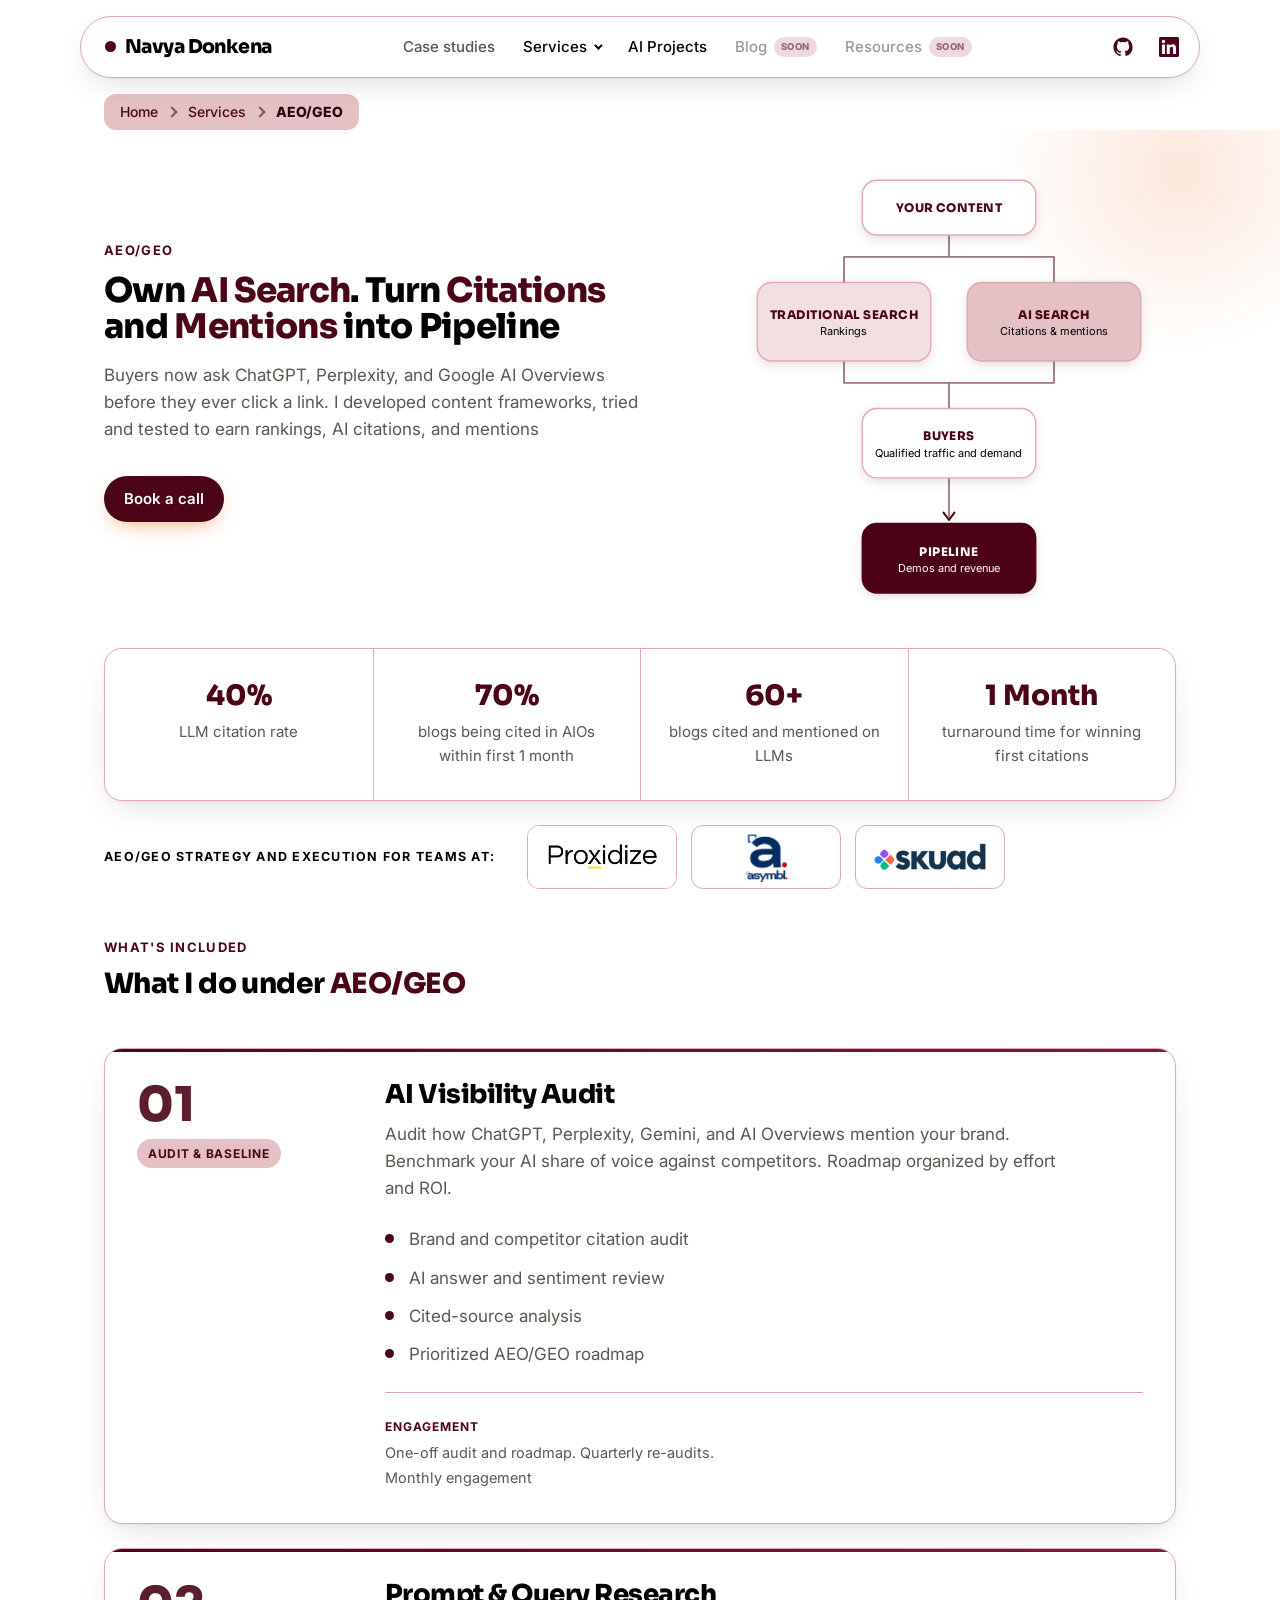
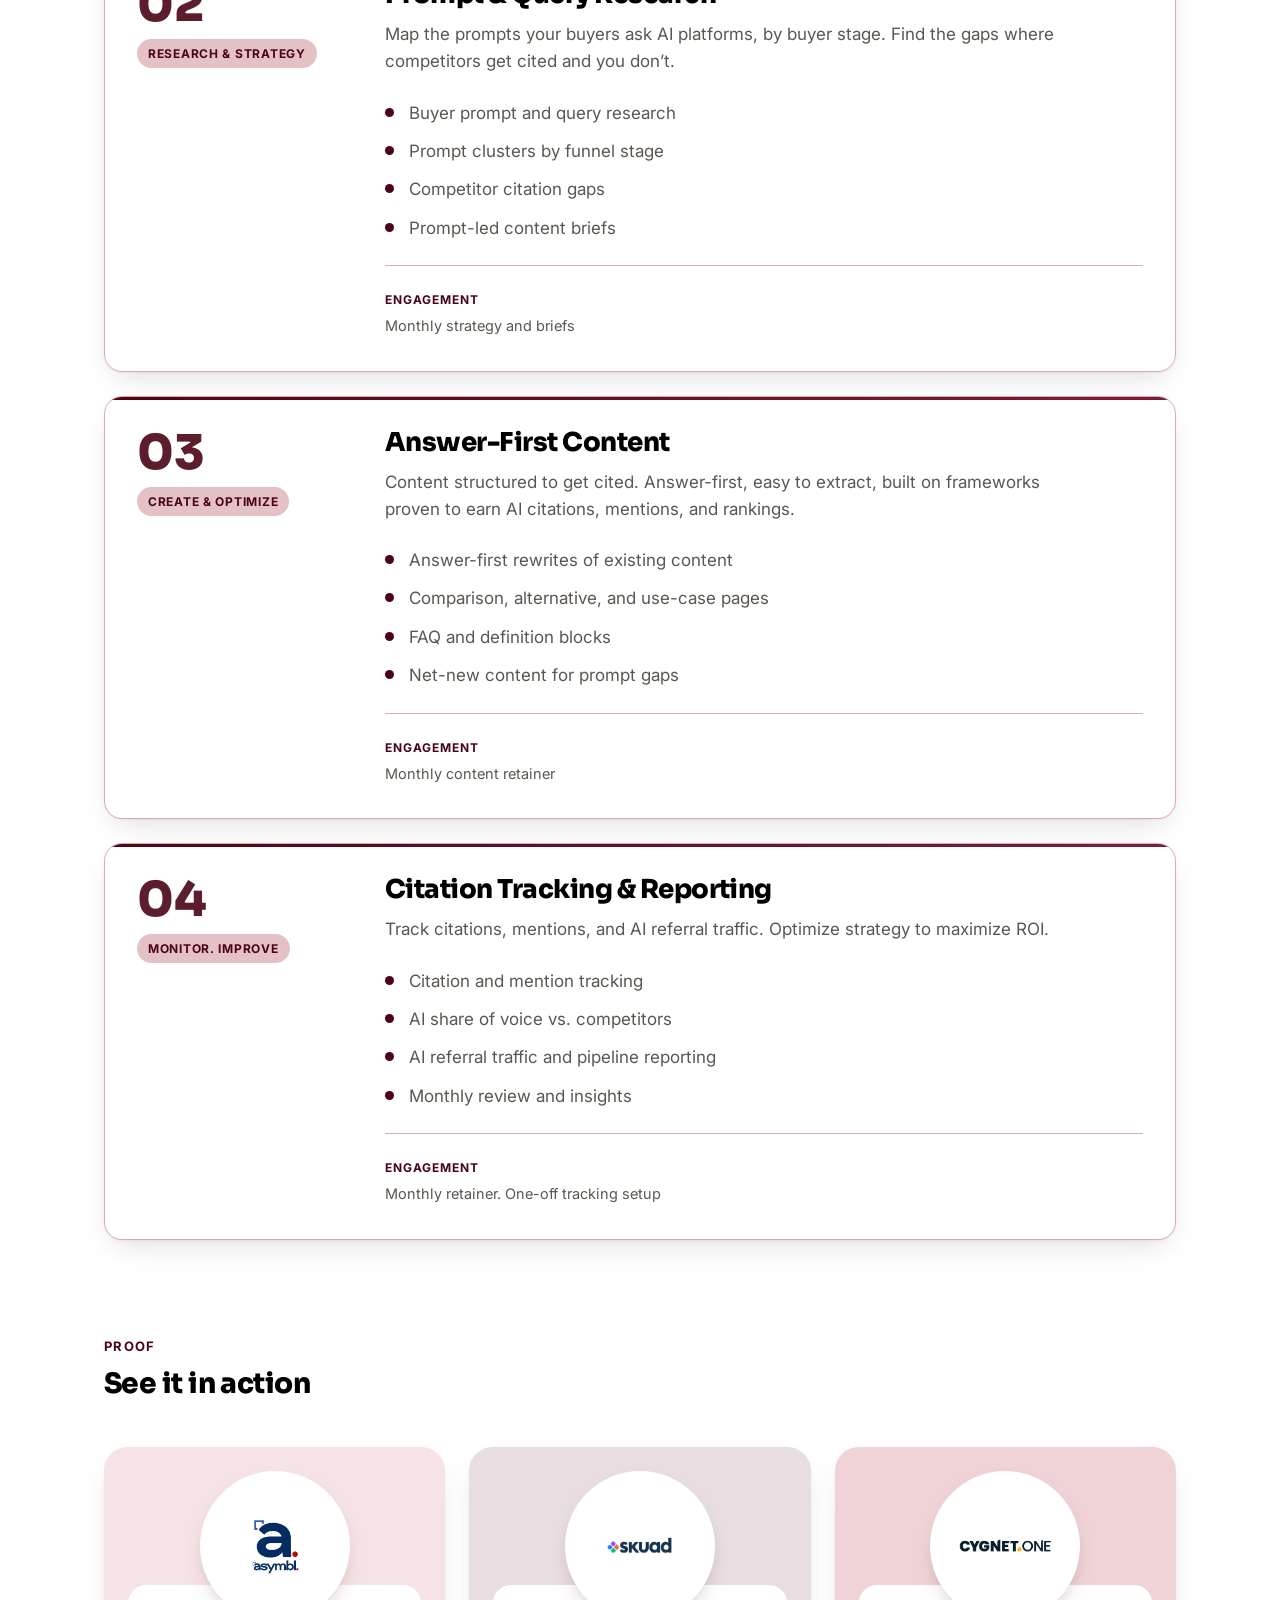
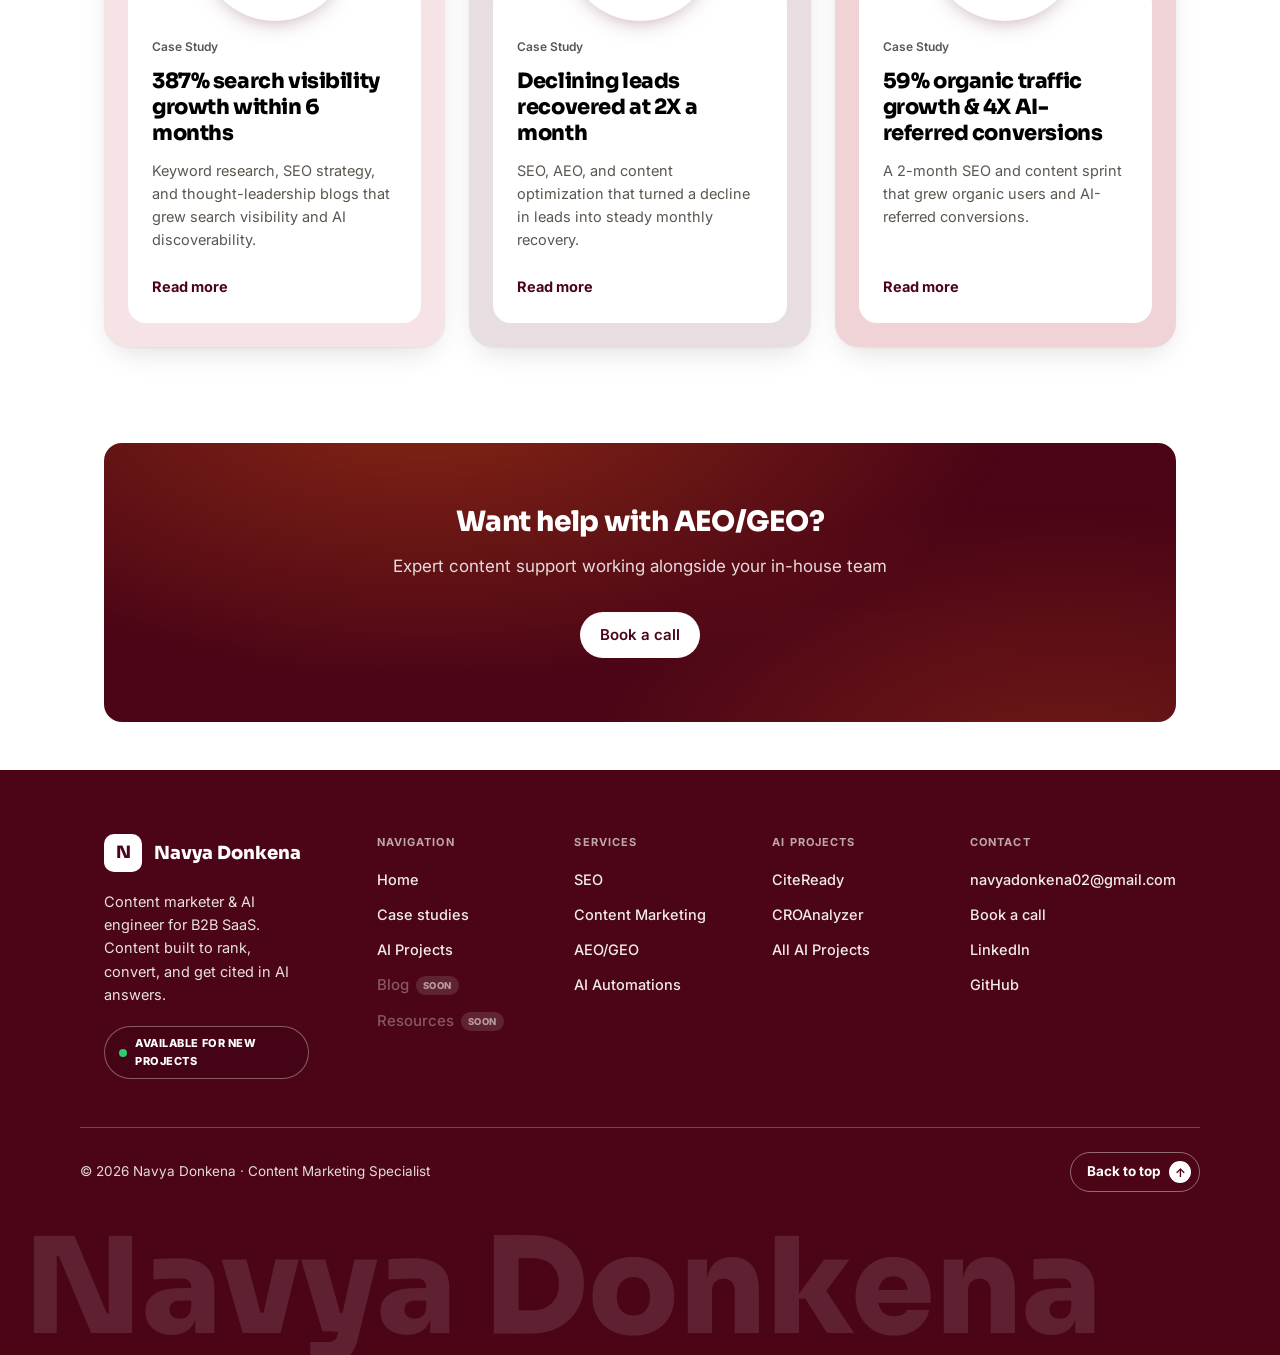
<file: services/aeo-geo.html>
<!DOCTYPE html>
<html lang="en">
<head>
<meta charset="UTF-8" />
<meta name="viewport" content="width=device-width, initial-scale=1.0" />
<title>AEO & GEO: get cited in AI answers — Navya Donkena</title>
<meta name="breadcrumb" content="AEO/GEO" />
<meta name="description" content="AEO and GEO for B2B SaaS: AI visibility audits, prompt research, answer-first content, and citation tracking that turn AI citations and mentions into pipeline." />
<link rel="preconnect" href="https://fonts.googleapis.com" />
<link rel="preconnect" href="https://fonts.gstatic.com" crossorigin />
<link href="https://fonts.googleapis.com/css2?family=Sora:wght@400;600;700;800&family=Inter:wght@400;500;600;700&display=swap" rel="stylesheet" />
<link rel="stylesheet" href="../styles.css?v=22" />
</head>
<body>

<!-- NAV -->
<header class="nav">
  <div class="wrap nav-inner">
    <a class="logo" href="../index.html#top"><span class="dot"></span>Navya Donkena</a>
    <nav class="nav-links" id="navLinks">
      <a href="../case-studies/index.html">Case studies</a>
      <div class="nav-dd"><button type="button" class="nav-dd-trigger active" aria-haspopup="true">Services<span class="caret" aria-hidden="true"></span></button><div class="nav-dd-menu"><a href="../services/seo.html">SEO</a><a href="../services/content.html">Content Marketing</a><a href="../services/aeo-geo.html">AEO/GEO</a><a href="../services/ai-automations.html">AI Automations</a></div></div>
      <a href="../ai-projects.html" class="active">AI Projects</a>
      <span class="nav-soon">Blog<span class="soon-badge">Soon</span></span>
      <span class="nav-soon">Resources<span class="soon-badge">Soon</span></span>
    </nav>
    <div class="nav-social">
      <a href="https://github.com/navyadonkena" target="_blank" rel="noopener" aria-label="GitHub"><svg viewBox="0 0 24 24" width="20" height="20" fill="currentColor" aria-hidden="true"><path d="M12 .5C5.65.5.5 5.65.5 12c0 5.08 3.29 9.39 7.86 10.91.58.1.79-.25.79-.56v-2.17c-3.2.7-3.87-1.37-3.87-1.37-.52-1.33-1.28-1.69-1.28-1.69-1.04-.71.08-.7.08-.7 1.15.08 1.76 1.18 1.76 1.18 1.03 1.76 2.69 1.25 3.35.96.1-.74.4-1.25.73-1.54-2.55-.29-5.24-1.28-5.24-5.69 0-1.26.45-2.28 1.18-3.09-.12-.29-.51-1.46.11-3.05 0 0 .97-.31 3.17 1.18a11 11 0 0 1 5.77 0c2.2-1.49 3.17-1.18 3.17-1.18.63 1.59.23 2.76.11 3.05.74.81 1.18 1.83 1.18 3.09 0 4.42-2.69 5.39-5.25 5.68.41.36.78 1.06.78 2.14v3.17c0 .31.21.67.8.56A11.5 11.5 0 0 0 23.5 12C23.5 5.65 18.35.5 12 .5Z"/></svg></a>
      <a href="https://www.linkedin.com/in/navya-donkena/" target="_blank" rel="noopener" aria-label="LinkedIn"><svg viewBox="0 0 24 24" width="20" height="20" fill="currentColor" aria-hidden="true"><path d="M20.45 20.45h-3.56v-5.57c0-1.33-.03-3.04-1.85-3.04-1.86 0-2.14 1.45-2.14 2.94v5.67H9.34V9h3.41v1.56h.05c.48-.9 1.64-1.85 3.37-1.85 3.6 0 4.27 2.37 4.27 5.46v6.28ZM5.34 7.43a2.06 2.06 0 1 1 0-4.12 2.06 2.06 0 0 1 0 4.12ZM7.12 20.45H3.56V9h3.56v11.45ZM22.22 0H1.77C.79 0 0 .77 0 1.73v20.54C0 23.23.79 24 1.77 24h20.45c.98 0 1.78-.77 1.78-1.73V1.73C24 .77 23.2 0 22.22 0Z"/></svg></a>
    </div>
    <button class="nav-toggle" id="navToggle" aria-label="Menu"><span></span><span></span><span></span></button>
  </div>
</header>

<!-- PAGE HERO -->
<section class="page-hero">
  <div class="wrap page-hero-grid">
    <div class="ph-copy">
      <div class="kicker">AEO/GEO</div>
      <h1>Own <span class="grad-text">AI Search</span>. Turn <span class="grad-text">Citations</span> and <span class="grad-text">Mentions</span> into Pipeline</h1>
      <p>Buyers now ask ChatGPT, Perplexity, and Google AI Overviews before they ever click a link. I developed content frameworks, tried and tested to earn rankings, AI citations, and mentions</p>
      <div class="hero-cta">
        <a class="btn btn-primary" href="https://calendly.com/navyadonkena02/30-minute" target="_blank" rel="noopener">Book a call</a>
      </div>
    </div>
    <div class="ph-visual">
<svg class="flow" viewBox="0 0 460 480" role="img" aria-label="Pipeline: your content earns rankings in traditional search and citations in AI search, which bring buyers and then pipeline">
  <defs><filter id="sh" x="-10%" y="-10%" width="120%" height="140%"><feDropShadow dx="0" dy="4" stdDeviation="5" flood-color="#4b0517" flood-opacity=".12"/></filter></defs>
  <g stroke="#4b0517" stroke-opacity=".55" stroke-width="2" fill="none" stroke-linecap="round" stroke-linejoin="round">
    <path d="M230 80V104M115 104H345M115 104V132M345 104V132"/>
    <path d="M115 218V242M345 218V242M115 242H345M230 242V270"/>
    <path d="M230 346V388"/>
  </g>
  <rect x="135" y="20" width="190" height="60" rx="16" fill="#fff" stroke="#e0a9af" stroke-width="1.5" filter="url(#sh)"/>
  <text text-anchor="middle" class="fl-t" fill="#4b0517" x="230.0" y="55.0">YOUR CONTENT</text>
  <rect x="20" y="132" width="190" height="86" rx="16" fill="#f3dfe1" stroke="#e0a9af" stroke-width="1.5" filter="url(#sh)"/>
  <text text-anchor="middle" class="fl-t" fill="#4b0517" x="115.0" y="172.0">TRADITIONAL SEARCH</text>
  <text text-anchor="middle" class="fl-s" fill="#000" x="115.0" y="190.0">Rankings</text>
  <rect x="250" y="132" width="190" height="86" rx="16" fill="#e4c1c5" stroke="#d9a8ae" stroke-width="1.5" filter="url(#sh)"/>
  <text text-anchor="middle" class="fl-t" fill="#4b0517" x="345.0" y="172.0">AI SEARCH</text>
  <text text-anchor="middle" class="fl-s" fill="#000" x="345.0" y="190.0">Citations &amp; mentions</text>
  <rect x="135" y="270" width="190" height="76" rx="16" fill="#fff" stroke="#e0a9af" stroke-width="1.5" filter="url(#sh)"/>
  <text text-anchor="middle" class="fl-t" fill="#4b0517" x="230.0" y="305.0">BUYERS</text>
  <text text-anchor="middle" class="fl-s" fill="#000" x="230.0" y="323.0">Qualified traffic and demand</text>
  <rect x="135" y="396" width="190" height="76" rx="16" fill="#4b0517" stroke="#4b0517" stroke-width="1.5" filter="url(#sh)"/>
  <text text-anchor="middle" class="fl-t" fill="#fff" x="230.0" y="431.0">PIPELINE</text>
  <text text-anchor="middle" class="fl-s" fill="#fff" x="230.0" y="449.0">Demos and revenue</text>
<path d="M224 384L230 392L236 384" fill="none" stroke="#4b0517" stroke-width="2.2" stroke-linecap="round" stroke-linejoin="round"/></svg>
    </div>
  </div>
</section>

<!-- PROOF STRIP -->
<section class="proof-strip">
  <div class="wrap">
    <div class="stat-band reveal">
      <div><strong>40%</strong><span>LLM citation rate</span></div><div><strong>70%</strong><span>blogs being cited in AIOs within first 1 month</span></div><div><strong>60+</strong><span>blogs cited and mentioned on LLMs</span></div><div><strong>1 Month</strong><span>turnaround time for winning first citations</span></div>
    </div>
    <div class="team-row reveal">
      <span class="team-lbl">AEO/GEO strategy and execution for teams at:</span>
      <div class="team-logos">
        <span class="team-logo"><img style="width:185px" src="../Logos/Proxidize.png" alt="Proxidize" /></span><span class="team-logo"><img style="width:62px" src="../Logos/asymbl.png" alt="Asymbl" /></span><span class="team-logo"><img style="width:120px" src="../Logos/skuad.png" alt="Skuad" /></span>
      </div>
    </div>
  </div>
</section>

<section class="block" id="included">
  <div class="wrap">
    <div class="sec-head reveal"><div class="kicker">What's included</div><h2>What I do under <span class="grad-text">AEO/GEO</span></h2></div>
    <div class="svc-list">
      <article class="svc-card reveal">
        <div class="svc-side"><span class="svc-num">01</span><span class="svc-mode">Audit &amp; Baseline</span></div>
        <div class="svc-main">
          <h3>AI Visibility Audit</h3>
          <p class="svc-lead">Audit how ChatGPT, Perplexity, Gemini, and AI Overviews mention your brand. Benchmark your AI share of voice against competitors. Roadmap organized by effort and ROI.</p>
          <ul class="svc-points"><li>Brand and competitor citation audit</li><li>AI answer and sentiment review</li><li>Cited-source analysis</li><li>Prioritized AEO/GEO roadmap</li></ul>
          <div class="svc-meta"><div><b>Engagement</b><span>One-off audit and roadmap. Quarterly re-audits. Monthly engagement</span></div></div>
        </div>
      </article>
      <article class="svc-card reveal">
        <div class="svc-side"><span class="svc-num">02</span><span class="svc-mode">Research &amp; Strategy</span></div>
        <div class="svc-main">
          <h3>Prompt &amp; Query Research</h3>
          <p class="svc-lead">Map the prompts your buyers ask AI platforms, by buyer stage. Find the gaps where competitors get cited and you don’t.</p>
          <ul class="svc-points"><li>Buyer prompt and query research</li><li>Prompt clusters by funnel stage</li><li>Competitor citation gaps</li><li>Prompt-led content briefs</li></ul>
          <div class="svc-meta"><div><b>Engagement</b><span>Monthly strategy and briefs</span></div></div>
        </div>
      </article>
      <article class="svc-card reveal">
        <div class="svc-side"><span class="svc-num">03</span><span class="svc-mode">Create &amp; Optimize</span></div>
        <div class="svc-main">
          <h3>Answer-First Content</h3>
          <p class="svc-lead">Content structured to get cited. Answer-first, easy to extract, built on frameworks proven to earn AI citations, mentions, and rankings.</p>
          <ul class="svc-points"><li>Answer-first rewrites of existing content</li><li>Comparison, alternative, and use-case pages</li><li>FAQ and definition blocks</li><li>Net-new content for prompt gaps</li></ul>
          <div class="svc-meta"><div><b>Engagement</b><span>Monthly content retainer</span></div></div>
        </div>
      </article>
      <article class="svc-card reveal">
        <div class="svc-side"><span class="svc-num">04</span><span class="svc-mode">Monitor. Improve</span></div>
        <div class="svc-main">
          <h3>Citation Tracking &amp; Reporting</h3>
          <p class="svc-lead">Track citations, mentions, and AI referral traffic. Optimize strategy to maximize ROI.</p>
          <ul class="svc-points"><li>Citation and mention tracking</li><li>AI share of voice vs. competitors</li><li>AI referral traffic and pipeline reporting</li><li>Monthly review and insights</li></ul>
          <div class="svc-meta"><div><b>Engagement</b><span>Monthly retainer. One-off tracking setup</span></div></div>
        </div>
      </article>
    </div>
  </div>
</section>

<section class="block" id="proof">
  <div class="wrap">
    <div class="sec-head reveal"><div class="kicker">Proof</div><h2>See it in action</h2></div>
    <div class="cs-cards">
      <a class="cs-card reveal" href="../case-studies/asymbl-seo-ai-growth.html" style="--cs-bg:#f6e3e5">
        <div class="cs-circle"><img src="../Logos/asymbl.png" alt="Asymbl logo" /></div>
        <div class="cs-inner">
          <span class="cs-label">Case Study</span>
          <h3>387% search visibility growth within 6 months</h3>
          <p>Keyword research, SEO strategy, and thought-leadership blogs that grew search visibility and AI discoverability.</p>
          <span class="cs-more">Read more</span>
        </div>
      </a>
      <a class="cs-card reveal" href="../case-studies/skuad-lead-recovery.html" style="--cs-bg:#e8dde0">
        <div class="cs-circle"><img src="../Logos/skuad.png" alt="Skuad logo" /></div>
        <div class="cs-inner">
          <span class="cs-label">Case Study</span>
          <h3>Declining leads recovered at 2X a month</h3>
          <p>SEO, AEO, and content optimization that turned a decline in leads into steady monthly recovery.</p>
          <span class="cs-more">Read more</span>
        </div>
      </a>
      <a class="cs-card reveal" href="../case-studies/cygnet-content-strategy.html" style="--cs-bg:#efd3d6">
        <div class="cs-circle"><img src="../Logos/cygnet.png" alt="Cygnet logo" /></div>
        <div class="cs-inner">
          <span class="cs-label">Case Study</span>
          <h3>59% organic traffic growth &amp; 4X AI-referred conversions</h3>
          <p>A 2-month SEO and content sprint that grew organic users and AI-referred conversions.</p>
          <span class="cs-more">Read more</span>
        </div>
      </a>
    </div>
  </div>
</section>

<section class="block" id="related">
  <div class="wrap">
    <div class="cta-band reveal">
      <h2>Want help with AEO/GEO?</h2>
      <p>Expert content support working alongside your in-house team</p>
      <a class="btn btn-primary" href="https://calendly.com/navyadonkena02/30-minute" target="_blank" rel="noopener">Book a call</a>
    </div>
  </div>
</section>

<footer class="site-foot">
  <div class="wrap foot-grid">
    <div class="foot-brand">
      <div class="foot-logo"><span class="foot-mark">N</span><span class="foot-name">Navya Donkena</span></div>
      <p class="foot-tag">Content marketer &amp; AI engineer for B2B SaaS. Content built to rank, convert, and get cited in AI answers.</p>
      <span class="foot-avail"><span class="dot-live"></span>Available for new projects</span>
    </div>
    <div class="foot-col">
      <h5>Navigation</h5>
      <a href="../index.html#top">Home</a>
      <a href="../case-studies/index.html">Case studies</a>
      <a href="../ai-projects.html">AI Projects</a>
      <span class="nav-soon">Blog<span class="soon-badge">Soon</span></span>
      <span class="nav-soon">Resources<span class="soon-badge">Soon</span></span>
    </div>
    <div class="foot-col">
      <h5>Services</h5>
      <a href="../services/seo.html">SEO</a>
      <a href="../services/content.html">Content Marketing</a>
      <a href="../services/aeo-geo.html">AEO/GEO</a>
      <a href="../services/ai-automations.html">AI Automations</a>
    </div>
    <div class="foot-col">
      <h5>AI Projects</h5>
      <a href="https://citeready.revvgrowthai.com/" target="_blank" rel="noopener">CiteReady</a>
      <a href="https://cro.revvgrowthai.com/" target="_blank" rel="noopener">CROAnalyzer</a>
      <a href="../ai-projects.html">All AI Projects</a>
    </div>
    <div class="foot-col">
      <h5>Contact</h5>
      <a href="mailto:navyadonkena02@gmail.com">navyadonkena02@gmail.com</a>
      <a href="https://calendly.com/navyadonkena02/30-minute" target="_blank" rel="noopener">Book a call</a>
      <a href="https://www.linkedin.com/in/navya-donkena/" target="_blank" rel="noopener">LinkedIn</a>
      <a href="https://github.com/navyadonkena" target="_blank" rel="noopener">GitHub</a>
    </div>
  </div>
  <div class="wrap foot-bottom">
    <span>© 2026 Navya Donkena · Content Marketing Specialist</span>
    <a class="back-top" href="#">Back to top <span class="bt-arrow">↑</span></a>
  </div>
  <div class="foot-watermark" aria-hidden="true">Navya Donkena</div>
</footer>

<script src="../main.js"></script>
</body>
</html>
</file>
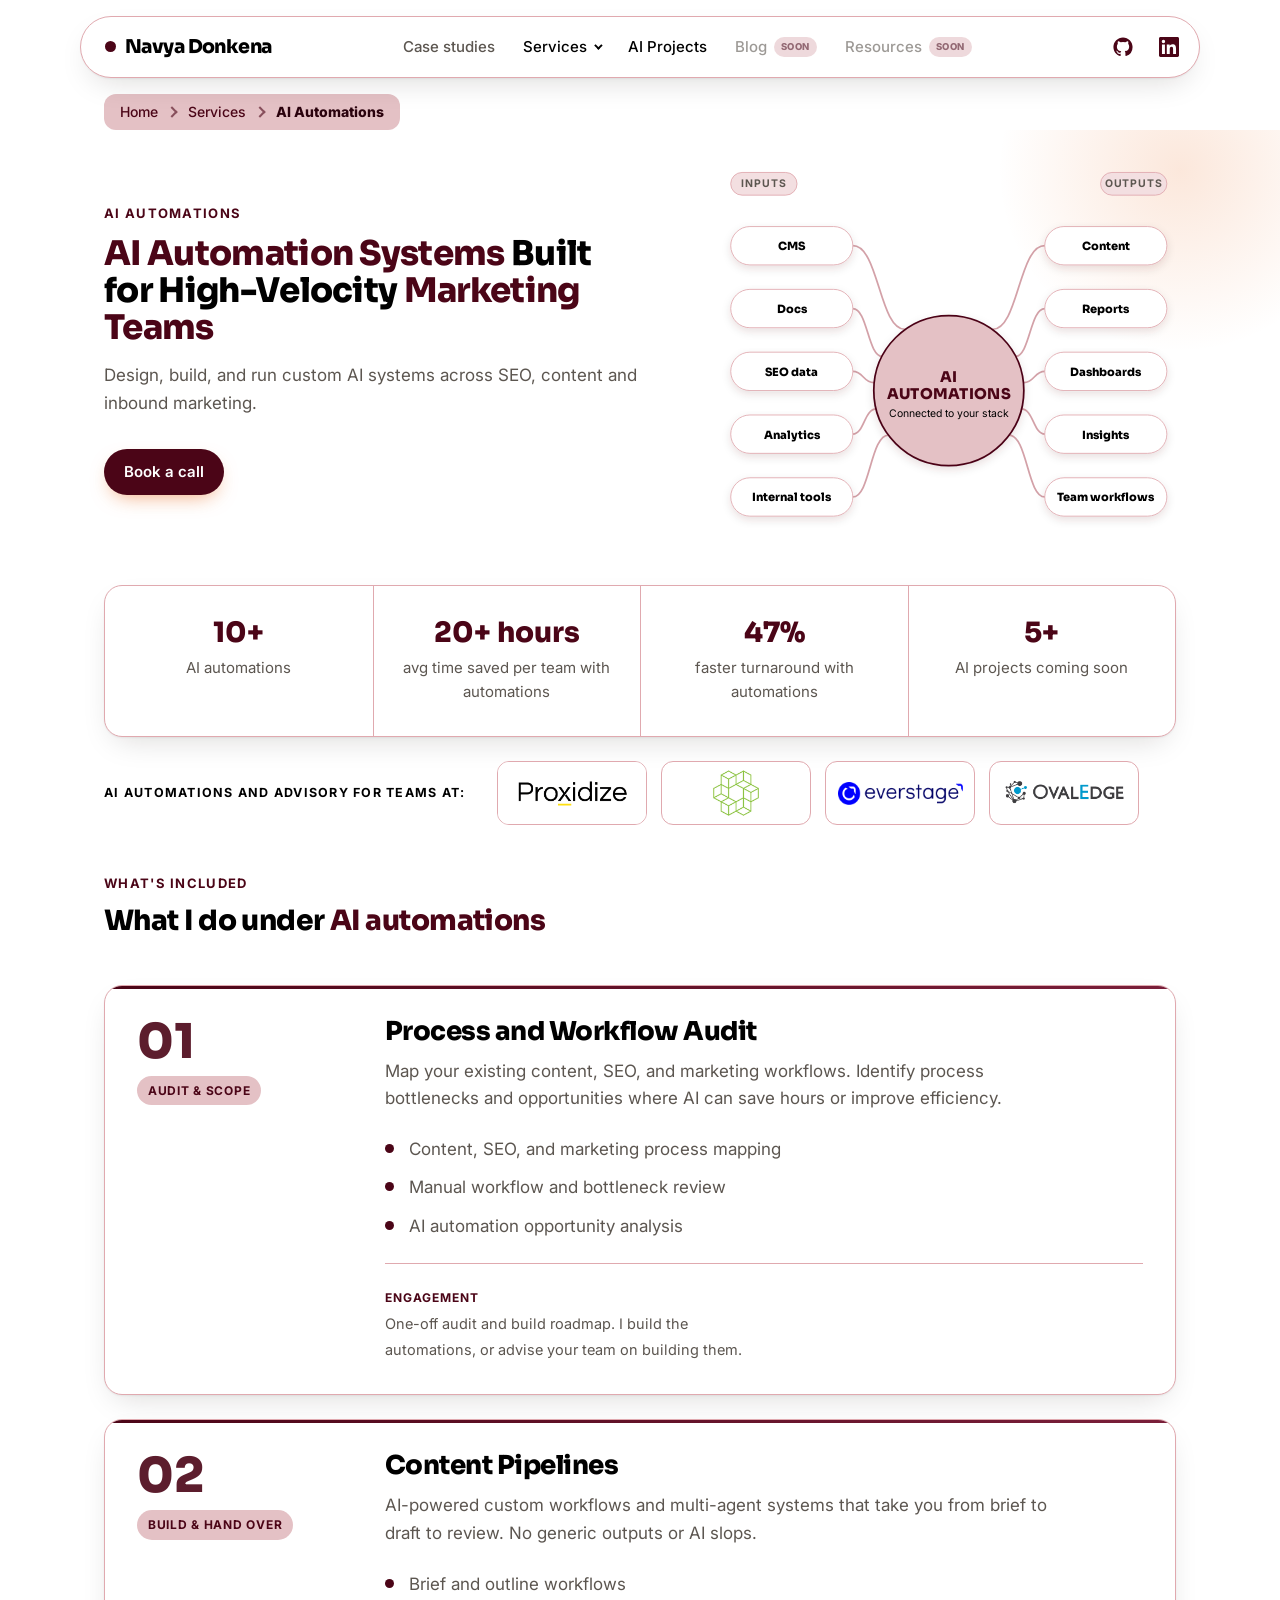
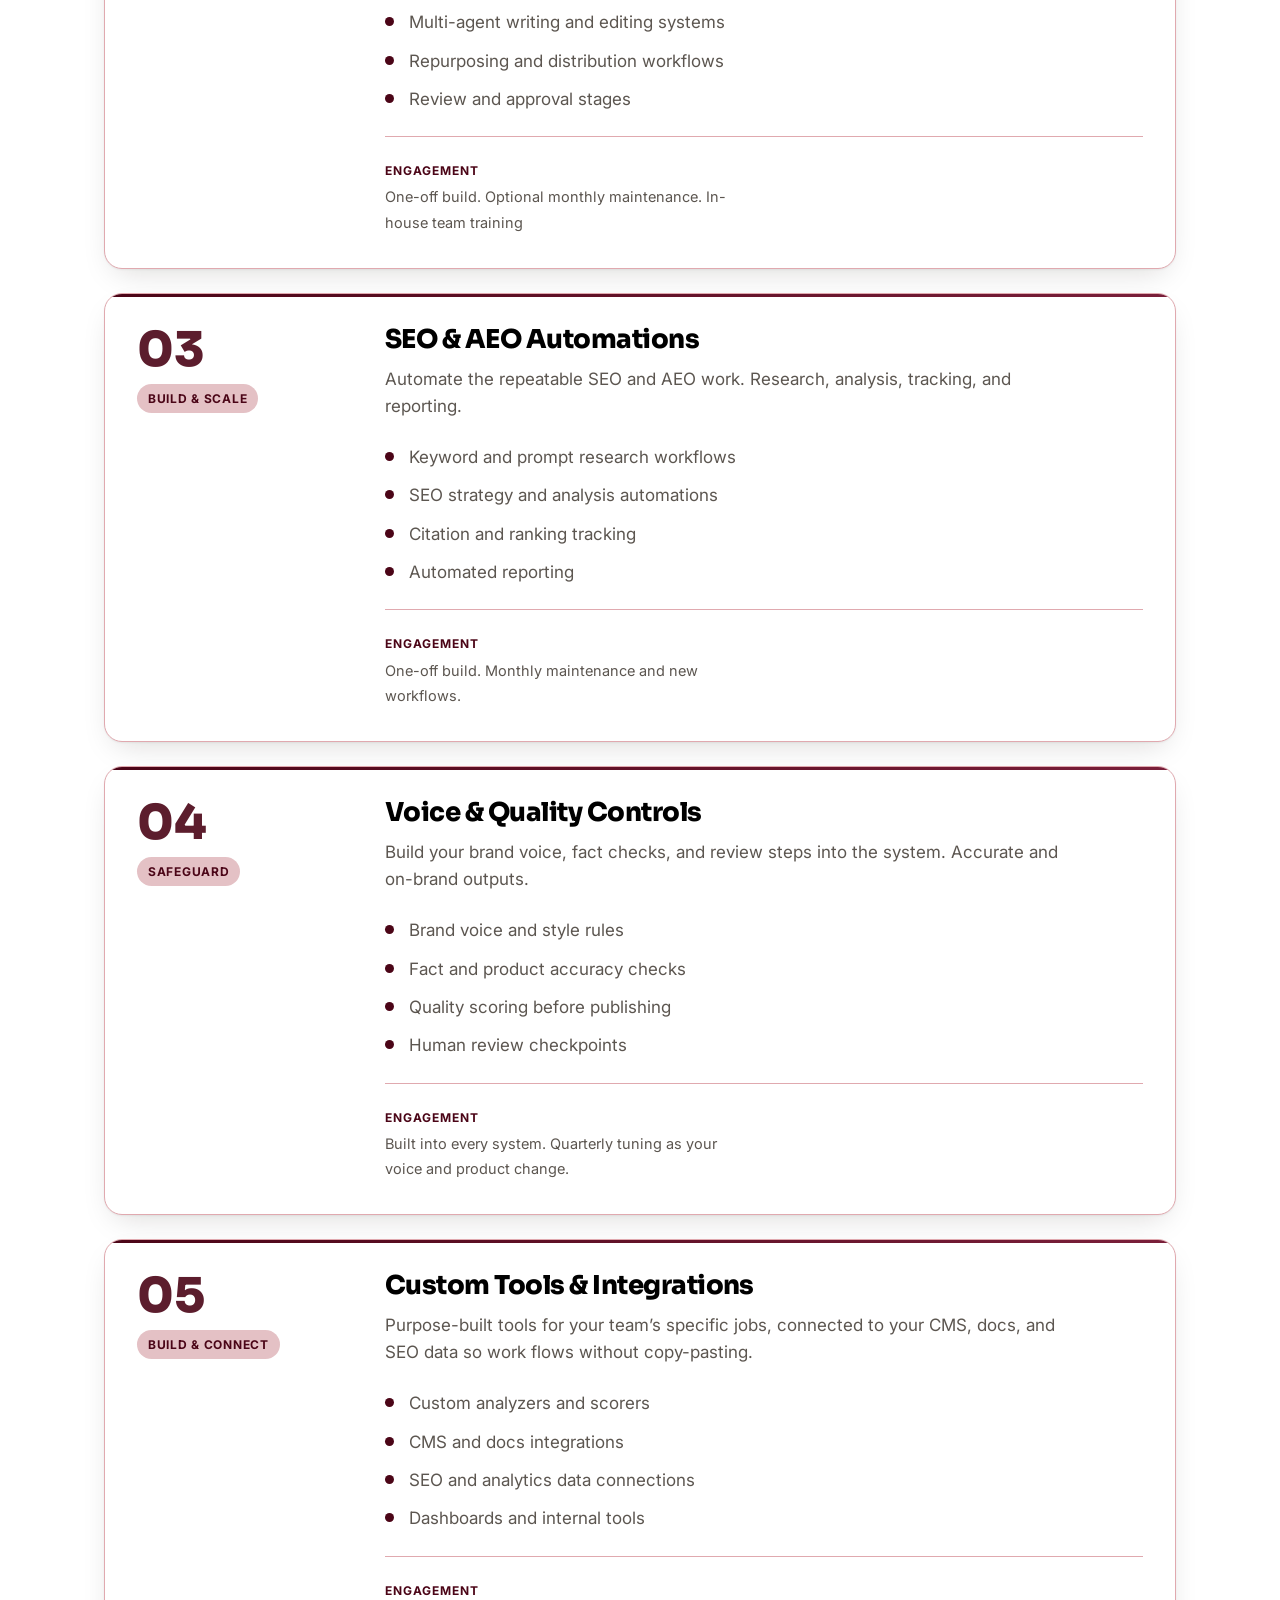
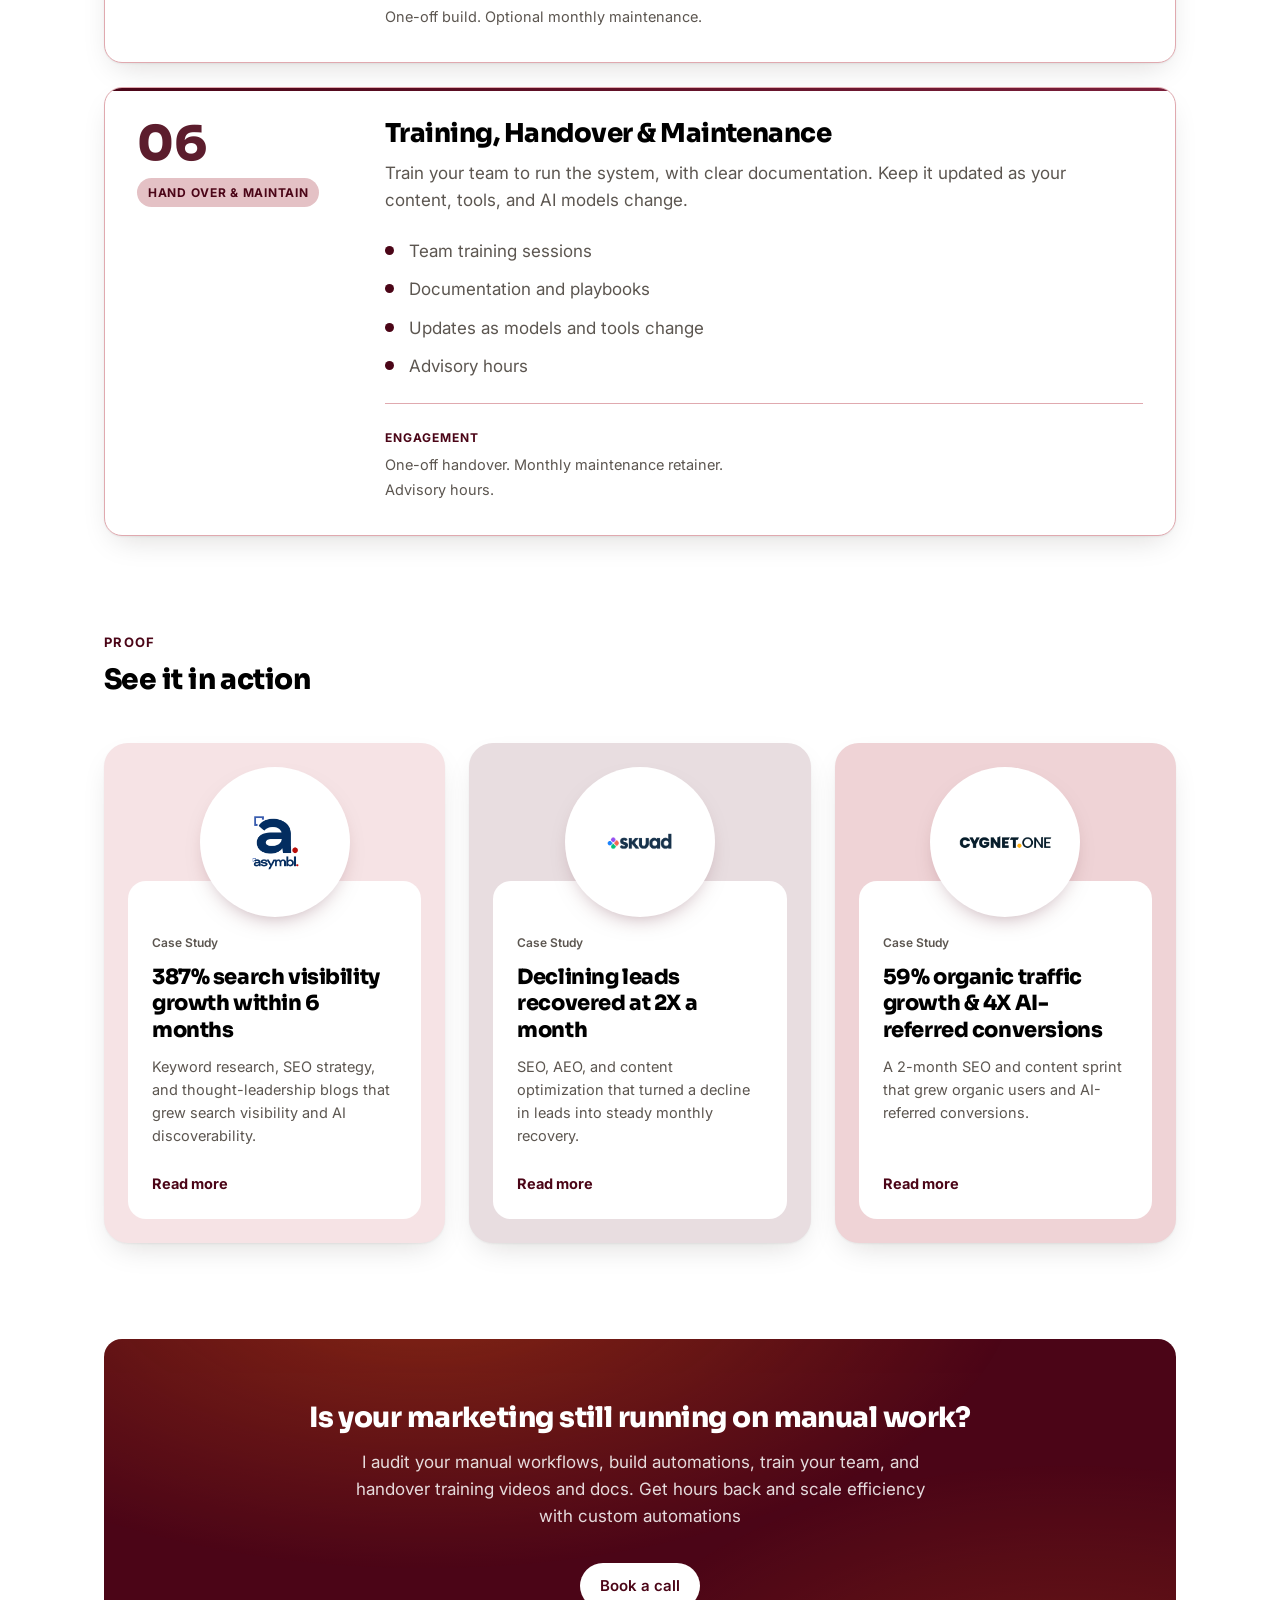
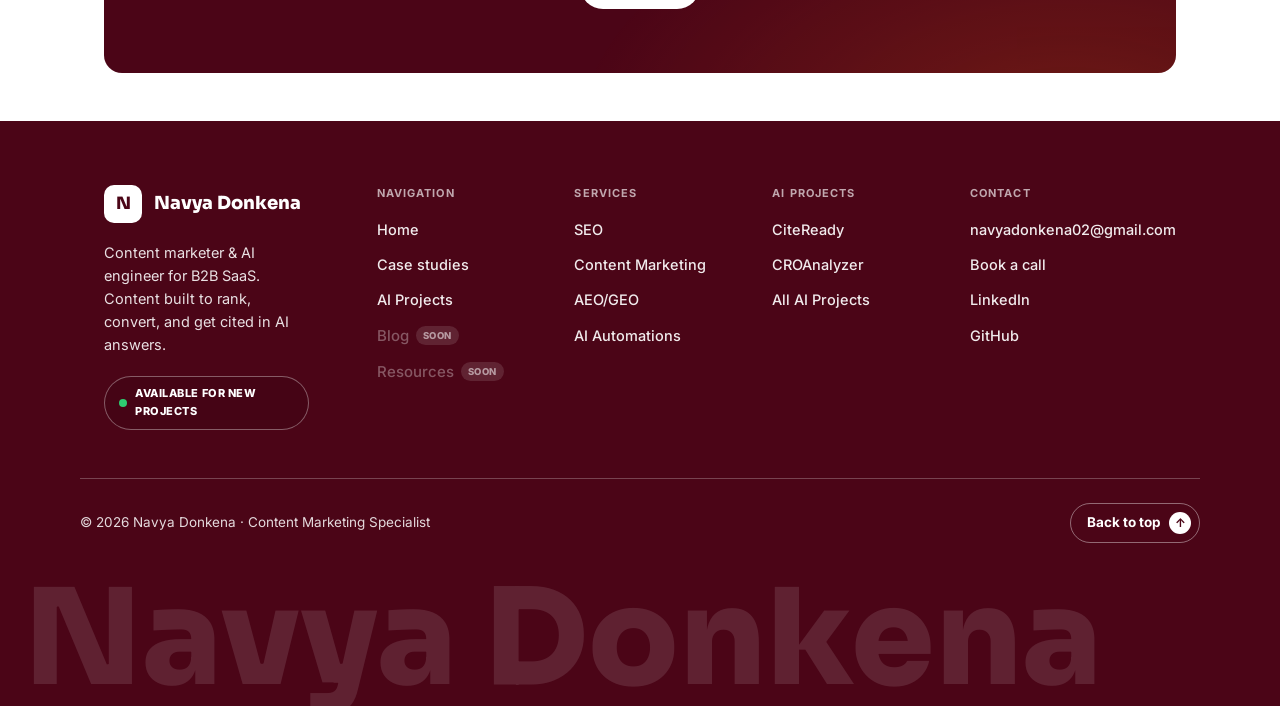
<file: services/ai-automations.html>
<!DOCTYPE html>
<html lang="en">
<head>
<meta charset="UTF-8" />
<meta name="viewport" content="width=device-width, initial-scale=1.0" />
<title>AI content & SEO automations, built and handed over — Navya Donkena</title>
<meta name="breadcrumb" content="AI Automations" />
<meta name="description" content="Custom AI automation systems across SEO, content and inbound marketing: workflow audits, content pipelines, SEO and AEO automations, quality controls, training and maintenance." />
<link rel="preconnect" href="https://fonts.googleapis.com" />
<link rel="preconnect" href="https://fonts.gstatic.com" crossorigin />
<link href="https://fonts.googleapis.com/css2?family=Sora:wght@400;600;700;800&family=Inter:wght@400;500;600;700&display=swap" rel="stylesheet" />
<link rel="stylesheet" href="../styles.css?v=22" />
</head>
<body>

<!-- NAV -->
<header class="nav">
  <div class="wrap nav-inner">
    <a class="logo" href="../index.html#top"><span class="dot"></span>Navya Donkena</a>
    <nav class="nav-links" id="navLinks">
      <a href="../case-studies/index.html">Case studies</a>
      <div class="nav-dd"><button type="button" class="nav-dd-trigger active" aria-haspopup="true">Services<span class="caret" aria-hidden="true"></span></button><div class="nav-dd-menu"><a href="../services/seo.html">SEO</a><a href="../services/content.html">Content Marketing</a><a href="../services/aeo-geo.html">AEO/GEO</a><a href="../services/ai-automations.html">AI Automations</a></div></div>
      <a href="../ai-projects.html" class="active">AI Projects</a>
      <span class="nav-soon">Blog<span class="soon-badge">Soon</span></span>
      <span class="nav-soon">Resources<span class="soon-badge">Soon</span></span>
    </nav>
    <div class="nav-social">
      <a href="https://github.com/navyadonkena" target="_blank" rel="noopener" aria-label="GitHub"><svg viewBox="0 0 24 24" width="20" height="20" fill="currentColor" aria-hidden="true"><path d="M12 .5C5.65.5.5 5.65.5 12c0 5.08 3.29 9.39 7.86 10.91.58.1.79-.25.79-.56v-2.17c-3.2.7-3.87-1.37-3.87-1.37-.52-1.33-1.28-1.69-1.28-1.69-1.04-.71.08-.7.08-.7 1.15.08 1.76 1.18 1.76 1.18 1.03 1.76 2.69 1.25 3.35.96.1-.74.4-1.25.73-1.54-2.55-.29-5.24-1.28-5.24-5.69 0-1.26.45-2.28 1.18-3.09-.12-.29-.51-1.46.11-3.05 0 0 .97-.31 3.17 1.18a11 11 0 0 1 5.77 0c2.2-1.49 3.17-1.18 3.17-1.18.63 1.59.23 2.76.11 3.05.74.81 1.18 1.83 1.18 3.09 0 4.42-2.69 5.39-5.25 5.68.41.36.78 1.06.78 2.14v3.17c0 .31.21.67.8.56A11.5 11.5 0 0 0 23.5 12C23.5 5.65 18.35.5 12 .5Z"/></svg></a>
      <a href="https://www.linkedin.com/in/navya-donkena/" target="_blank" rel="noopener" aria-label="LinkedIn"><svg viewBox="0 0 24 24" width="20" height="20" fill="currentColor" aria-hidden="true"><path d="M20.45 20.45h-3.56v-5.57c0-1.33-.03-3.04-1.85-3.04-1.86 0-2.14 1.45-2.14 2.94v5.67H9.34V9h3.41v1.56h.05c.48-.9 1.64-1.85 3.37-1.85 3.6 0 4.27 2.37 4.27 5.46v6.28ZM5.34 7.43a2.06 2.06 0 1 1 0-4.12 2.06 2.06 0 0 1 0 4.12ZM7.12 20.45H3.56V9h3.56v11.45ZM22.22 0H1.77C.79 0 0 .77 0 1.73v20.54C0 23.23.79 24 1.77 24h20.45c.98 0 1.78-.77 1.78-1.73V1.73C24 .77 23.2 0 22.22 0Z"/></svg></a>
    </div>
    <button class="nav-toggle" id="navToggle" aria-label="Menu"><span></span><span></span><span></span></button>
  </div>
</header>

<!-- PAGE HERO -->
<section class="page-hero">
  <div class="wrap page-hero-grid">
    <div class="ph-copy">
      <div class="kicker">AI Automations</div>
      <h1><span class="grad-text">AI Automation Systems</span> Built for High-Velocity <span class="grad-text">Marketing Teams</span></h1>
      <p>Design, build, and run custom AI systems across SEO, content and inbound marketing.</p>
      <div class="hero-cta">
        <a class="btn btn-primary" href="https://calendly.com/navyadonkena02/30-minute" target="_blank" rel="noopener">Book a call</a>
      </div>
    </div>
    <div class="ph-visual">
<svg class="flow ai-flow" viewBox="0 0 520 430" role="img" aria-label="AI automations connect your CMS, docs, SEO data, analytics and internal tools to outputs: content, reports, dashboards, insights and team workflows">
  <defs><filter id="sh2" x="-10%" y="-10%" width="120%" height="140%"><feDropShadow dx="0" dy="4" stdDeviation="5" flood-color="#4b0517" flood-opacity=".12"/></filter></defs>
  <path d="M150 96C180 96 180 192 210 192M370 96C340 96 340 192 310 192M150 168C167 168 167 223 184 223M370 168C353 168 353 223 336 223M150 240C162 240 162 253 174 253M370 240C358 240 358 253 346 253M150 312C163 312 163 283 177 283M370 312C357 312 357 283 343 283M150 384C170 384 170 313 191 313M370 384C350 384 350 313 329 313" fill="none" stroke="#c98a93" stroke-width="2" stroke-linecap="round" opacity=".8"/>
  <rect x="10" y="12" width="76" height="26" rx="13" fill="#f3dfe1" stroke="#e0a9af"/><text class="fl-s" x="48" y="29" text-anchor="middle" fill="#4b0517" style="font-weight:700;letter-spacing:.08em">INPUTS</text>
  <rect x="434" y="12" width="76" height="26" rx="13" fill="#f3dfe1" stroke="#e0a9af"/><text class="fl-s" x="472" y="29" text-anchor="middle" fill="#4b0517" style="font-weight:700;letter-spacing:.08em">OUTPUTS</text>
  <rect x="10" y="74" width="140" height="44" rx="22" fill="#fff" stroke="#e0a9af" filter="url(#sh2)"/><text class="fl-t" fill="#000" x="80" y="101" text-anchor="middle" style="letter-spacing:0;font-size:13px">CMS</text>
  <rect x="10" y="146" width="140" height="44" rx="22" fill="#fff" stroke="#e0a9af" filter="url(#sh2)"/><text class="fl-t" fill="#000" x="80" y="173" text-anchor="middle" style="letter-spacing:0;font-size:13px">Docs</text>
  <rect x="10" y="218" width="140" height="44" rx="22" fill="#fff" stroke="#e0a9af" filter="url(#sh2)"/><text class="fl-t" fill="#000" x="80" y="245" text-anchor="middle" style="letter-spacing:0;font-size:13px">SEO data</text>
  <rect x="10" y="290" width="140" height="44" rx="22" fill="#fff" stroke="#e0a9af" filter="url(#sh2)"/><text class="fl-t" fill="#000" x="80" y="317" text-anchor="middle" style="letter-spacing:0;font-size:13px">Analytics</text>
  <rect x="10" y="362" width="140" height="44" rx="22" fill="#fff" stroke="#e0a9af" filter="url(#sh2)"/><text class="fl-t" fill="#000" x="80" y="389" text-anchor="middle" style="letter-spacing:0;font-size:13px">Internal tools</text>
  <rect x="370" y="74" width="140" height="44" rx="22" fill="#fff" stroke="#e0a9af" filter="url(#sh2)"/><text class="fl-t" fill="#000" x="440" y="101" text-anchor="middle" style="letter-spacing:0;font-size:13px">Content</text>
  <rect x="370" y="146" width="140" height="44" rx="22" fill="#fff" stroke="#e0a9af" filter="url(#sh2)"/><text class="fl-t" fill="#000" x="440" y="173" text-anchor="middle" style="letter-spacing:0;font-size:13px">Reports</text>
  <rect x="370" y="218" width="140" height="44" rx="22" fill="#fff" stroke="#e0a9af" filter="url(#sh2)"/><text class="fl-t" fill="#000" x="440" y="245" text-anchor="middle" style="letter-spacing:0;font-size:13px">Dashboards</text>
  <rect x="370" y="290" width="140" height="44" rx="22" fill="#fff" stroke="#e0a9af" filter="url(#sh2)"/><text class="fl-t" fill="#000" x="440" y="317" text-anchor="middle" style="letter-spacing:0;font-size:13px">Insights</text>
  <rect x="370" y="362" width="140" height="44" rx="22" fill="#fff" stroke="#e0a9af" filter="url(#sh2)"/><text class="fl-t" fill="#000" x="440" y="389" text-anchor="middle" style="letter-spacing:0;font-size:13px">Team workflows</text>
  <circle cx="260" cy="262" r="86" fill="#e4c1c5" stroke="#4b0517" stroke-width="2" filter="url(#sh2)"/>
  <text class="fl-t" fill="#4b0517" x="260" y="252" text-anchor="middle" style="font-size:17px;letter-spacing:.02em">AI</text><text class="fl-t" fill="#4b0517" x="260" y="272" text-anchor="middle" style="font-size:17px;letter-spacing:.02em">AUTOMATIONS</text><text class="fl-s" fill="#000" x="260" y="292" text-anchor="middle">Connected to your stack</text>
</svg>
    </div>
  </div>
</section>

<!-- PROOF STRIP -->
<section class="proof-strip">
  <div class="wrap">
    <div class="stat-band reveal">
      <div><strong>10+</strong><span>AI automations</span></div><div><strong>20+ hours</strong><span>avg time saved per team with automations</span></div><div><strong>47%</strong><span>faster turnaround with automations</span></div><div><strong>5+</strong><span>AI projects coming soon</span></div>
    </div>
    <div class="team-row reveal">
      <span class="team-lbl">AI automations and advisory for teams at:</span>
      <div class="team-logos">
        <span class="team-logo"><img style="width:185px" src="../Logos/Proxidize.png" alt="Proxidize" /></span><span class="team-logo"><img style="width:52px" src="../Logos/RTS%20Labs%20logo.webp" alt="RTS Labs" /></span><span class="team-logo"><img style="width:125px" src="../Logos/everstage.png" alt="Everstage" /></span><span class="team-logo"><img style="width:137px" src="../Logos/ovaledge.png" alt="OvalEdge" /></span>
      </div>
    </div>
  </div>
</section>

<section class="block" id="included">
  <div class="wrap">
    <div class="sec-head reveal"><div class="kicker">What's included</div><h2>What I do under <span class="grad-text">AI automations</span></h2></div>
    <div class="svc-list">
      <article class="svc-card reveal">
        <div class="svc-side"><span class="svc-num">01</span><span class="svc-mode">Audit &amp; Scope</span></div>
        <div class="svc-main">
          <h3>Process and Workflow Audit</h3>
          <p class="svc-lead">Map your existing content, SEO, and marketing workflows. Identify process bottlenecks and opportunities where AI can save hours or improve efficiency.</p>
          <ul class="svc-points"><li>Content, SEO, and marketing process mapping</li><li>Manual workflow and bottleneck review</li><li>AI automation opportunity analysis</li></ul>
          <div class="svc-meta"><div><b>Engagement</b><span>One-off audit and build roadmap. I build the automations, or advise your team on building them.</span></div></div>
        </div>
      </article>
      <article class="svc-card reveal">
        <div class="svc-side"><span class="svc-num">02</span><span class="svc-mode">Build &amp; Hand over</span></div>
        <div class="svc-main">
          <h3>Content Pipelines</h3>
          <p class="svc-lead">AI-powered custom workflows and multi-agent systems that take you from brief to draft to review. No generic outputs or AI slops.</p>
          <ul class="svc-points"><li>Brief and outline workflows</li><li>Multi-agent writing and editing systems</li><li>Repurposing and distribution workflows</li><li>Review and approval stages</li></ul>
          <div class="svc-meta"><div><b>Engagement</b><span>One-off build. Optional monthly maintenance. In-house team training</span></div></div>
        </div>
      </article>
      <article class="svc-card reveal">
        <div class="svc-side"><span class="svc-num">03</span><span class="svc-mode">Build &amp; Scale</span></div>
        <div class="svc-main">
          <h3>SEO &amp; AEO Automations</h3>
          <p class="svc-lead">Automate the repeatable SEO and AEO work. Research, analysis, tracking, and reporting.</p>
          <ul class="svc-points"><li>Keyword and prompt research workflows</li><li>SEO strategy and analysis automations</li><li>Citation and ranking tracking</li><li>Automated reporting</li></ul>
          <div class="svc-meta"><div><b>Engagement</b><span>One-off build. Monthly maintenance and new workflows.</span></div></div>
        </div>
      </article>
      <article class="svc-card reveal">
        <div class="svc-side"><span class="svc-num">04</span><span class="svc-mode">Safeguard</span></div>
        <div class="svc-main">
          <h3>Voice &amp; Quality Controls</h3>
          <p class="svc-lead">Build your brand voice, fact checks, and review steps into the system. Accurate and on-brand outputs.</p>
          <ul class="svc-points"><li>Brand voice and style rules</li><li>Fact and product accuracy checks</li><li>Quality scoring before publishing</li><li>Human review checkpoints</li></ul>
          <div class="svc-meta"><div><b>Engagement</b><span>Built into every system. Quarterly tuning as your voice and product change.</span></div></div>
        </div>
      </article>
      <article class="svc-card reveal">
        <div class="svc-side"><span class="svc-num">05</span><span class="svc-mode">Build &amp; Connect</span></div>
        <div class="svc-main">
          <h3>Custom Tools &amp; Integrations</h3>
          <p class="svc-lead">Purpose-built tools for your team’s specific jobs, connected to your CMS, docs, and SEO data so work flows without copy-pasting.</p>
          <ul class="svc-points"><li>Custom analyzers and scorers</li><li>CMS and docs integrations</li><li>SEO and analytics data connections</li><li>Dashboards and internal tools</li></ul>
          <div class="svc-meta"><div><b>Engagement</b><span>One-off build. Optional monthly maintenance.</span></div></div>
        </div>
      </article>
      <article class="svc-card reveal">
        <div class="svc-side"><span class="svc-num">06</span><span class="svc-mode">Hand Over &amp; Maintain</span></div>
        <div class="svc-main">
          <h3>Training, Handover &amp; Maintenance</h3>
          <p class="svc-lead">Train your team to run the system, with clear documentation. Keep it updated as your content, tools, and AI models change.</p>
          <ul class="svc-points"><li>Team training sessions</li><li>Documentation and playbooks</li><li>Updates as models and tools change</li><li>Advisory hours</li></ul>
          <div class="svc-meta"><div><b>Engagement</b><span>One-off handover. Monthly maintenance retainer. Advisory hours.</span></div></div>
        </div>
      </article>
    </div>
  </div>
</section>

<section class="block" id="proof">
  <div class="wrap">
    <div class="sec-head reveal"><div class="kicker">Proof</div><h2>See it in action</h2></div>
    <div class="cs-cards">
      <a class="cs-card reveal" href="../case-studies/asymbl-seo-ai-growth.html" style="--cs-bg:#f6e3e5">
        <div class="cs-circle"><img src="../Logos/asymbl.png" alt="Asymbl logo" /></div>
        <div class="cs-inner">
          <span class="cs-label">Case Study</span>
          <h3>387% search visibility growth within 6 months</h3>
          <p>Keyword research, SEO strategy, and thought-leadership blogs that grew search visibility and AI discoverability.</p>
          <span class="cs-more">Read more</span>
        </div>
      </a>
      <a class="cs-card reveal" href="../case-studies/skuad-lead-recovery.html" style="--cs-bg:#e8dde0">
        <div class="cs-circle"><img src="../Logos/skuad.png" alt="Skuad logo" /></div>
        <div class="cs-inner">
          <span class="cs-label">Case Study</span>
          <h3>Declining leads recovered at 2X a month</h3>
          <p>SEO, AEO, and content optimization that turned a decline in leads into steady monthly recovery.</p>
          <span class="cs-more">Read more</span>
        </div>
      </a>
      <a class="cs-card reveal" href="../case-studies/cygnet-content-strategy.html" style="--cs-bg:#efd3d6">
        <div class="cs-circle"><img src="../Logos/cygnet.png" alt="Cygnet logo" /></div>
        <div class="cs-inner">
          <span class="cs-label">Case Study</span>
          <h3>59% organic traffic growth &amp; 4X AI-referred conversions</h3>
          <p>A 2-month SEO and content sprint that grew organic users and AI-referred conversions.</p>
          <span class="cs-more">Read more</span>
        </div>
      </a>
    </div>
  </div>
</section>

<section class="block" id="related">
  <div class="wrap">
    <div class="cta-band reveal">
      <h2>Is your marketing still running on manual work?</h2>
      <p>I audit your manual workflows, build automations, train your team, and handover training videos and docs. Get hours back and scale efficiency with custom automations</p>
      <a class="btn btn-primary" href="https://calendly.com/navyadonkena02/30-minute" target="_blank" rel="noopener">Book a call</a>
    </div>
  </div>
</section>

<footer class="site-foot">
  <div class="wrap foot-grid">
    <div class="foot-brand">
      <div class="foot-logo"><span class="foot-mark">N</span><span class="foot-name">Navya Donkena</span></div>
      <p class="foot-tag">Content marketer &amp; AI engineer for B2B SaaS. Content built to rank, convert, and get cited in AI answers.</p>
      <span class="foot-avail"><span class="dot-live"></span>Available for new projects</span>
    </div>
    <div class="foot-col">
      <h5>Navigation</h5>
      <a href="../index.html#top">Home</a>
      <a href="../case-studies/index.html">Case studies</a>
      <a href="../ai-projects.html">AI Projects</a>
      <span class="nav-soon">Blog<span class="soon-badge">Soon</span></span>
      <span class="nav-soon">Resources<span class="soon-badge">Soon</span></span>
    </div>
    <div class="foot-col">
      <h5>Services</h5>
      <a href="../services/seo.html">SEO</a>
      <a href="../services/content.html">Content Marketing</a>
      <a href="../services/aeo-geo.html">AEO/GEO</a>
      <a href="../services/ai-automations.html">AI Automations</a>
    </div>
    <div class="foot-col">
      <h5>AI Projects</h5>
      <a href="https://citeready.revvgrowthai.com/" target="_blank" rel="noopener">CiteReady</a>
      <a href="https://cro.revvgrowthai.com/" target="_blank" rel="noopener">CROAnalyzer</a>
      <a href="../ai-projects.html">All AI Projects</a>
    </div>
    <div class="foot-col">
      <h5>Contact</h5>
      <a href="mailto:navyadonkena02@gmail.com">navyadonkena02@gmail.com</a>
      <a href="https://calendly.com/navyadonkena02/30-minute" target="_blank" rel="noopener">Book a call</a>
      <a href="https://www.linkedin.com/in/navya-donkena/" target="_blank" rel="noopener">LinkedIn</a>
      <a href="https://github.com/navyadonkena" target="_blank" rel="noopener">GitHub</a>
    </div>
  </div>
  <div class="wrap foot-bottom">
    <span>© 2026 Navya Donkena · Content Marketing Specialist</span>
    <a class="back-top" href="#">Back to top <span class="bt-arrow">↑</span></a>
  </div>
  <div class="foot-watermark" aria-hidden="true">Navya Donkena</div>
</footer>

<script src="../main.js"></script>
</body>
</html>
</file>
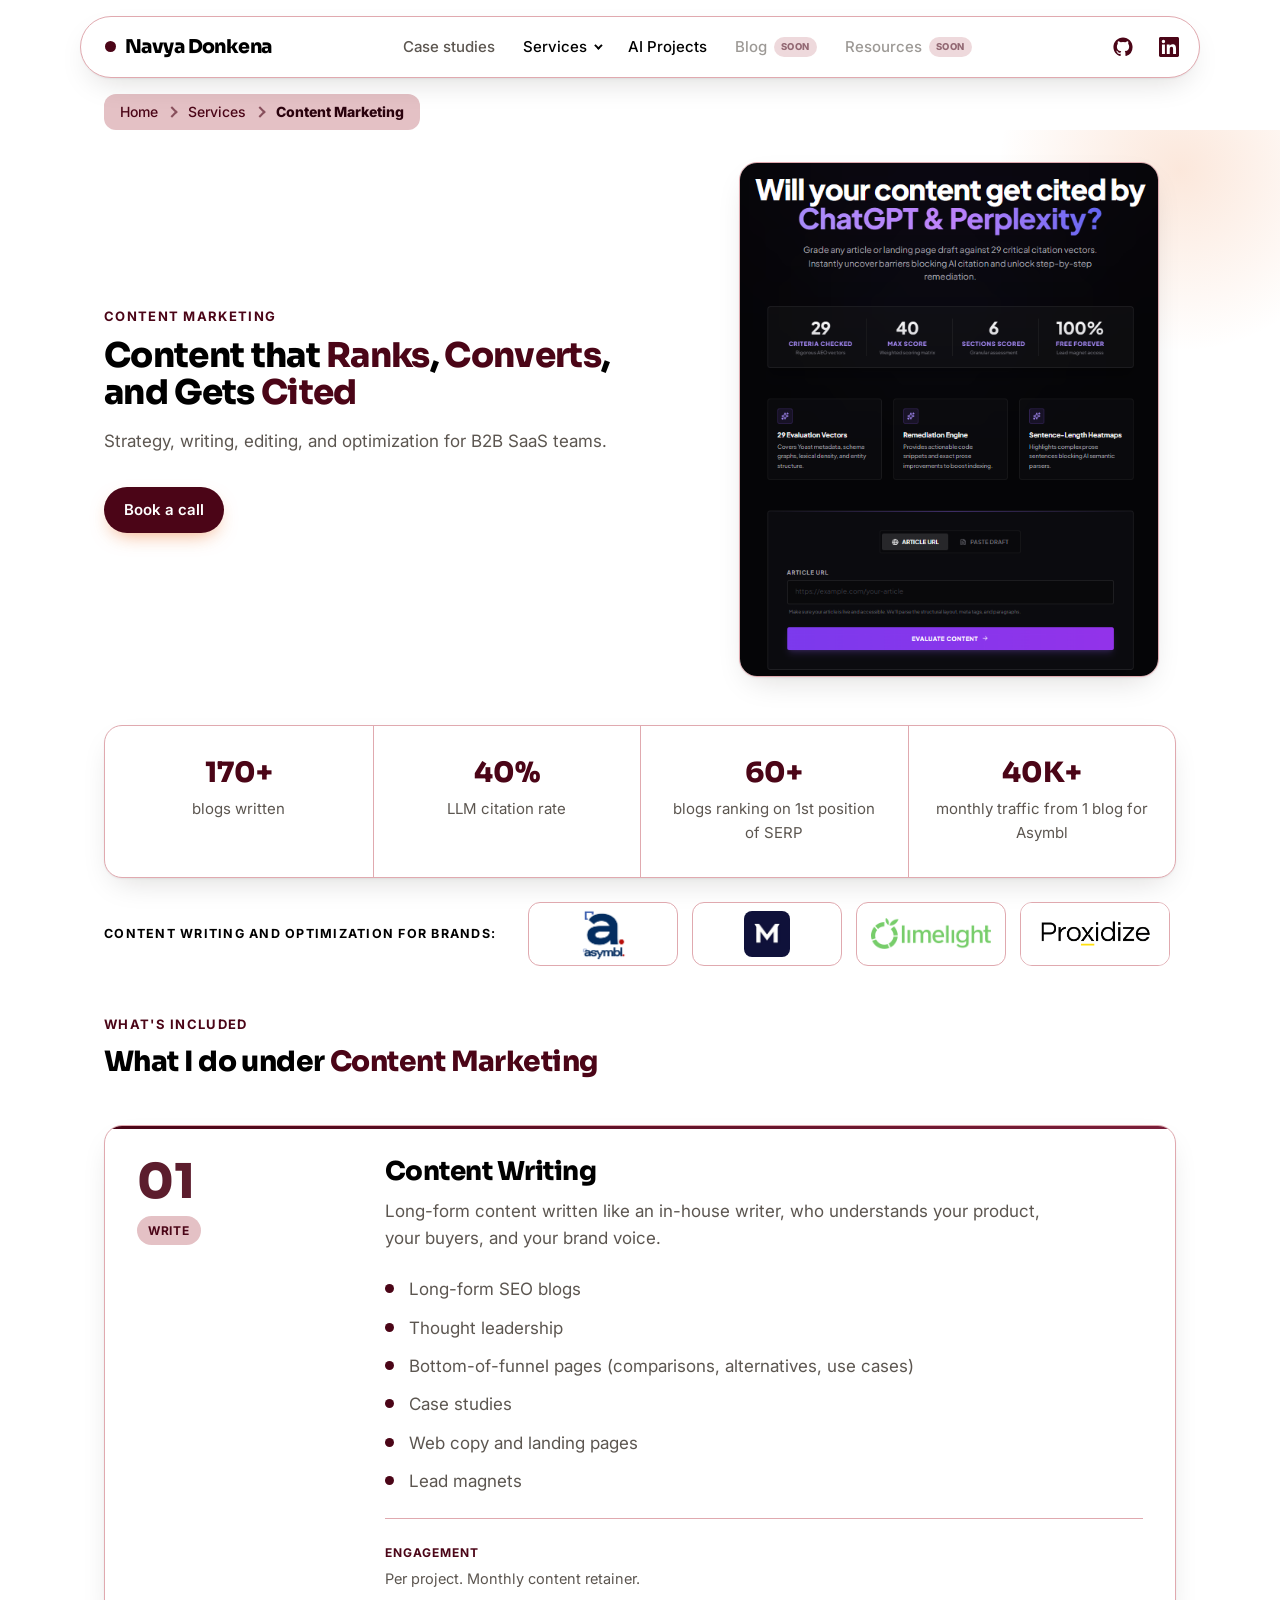
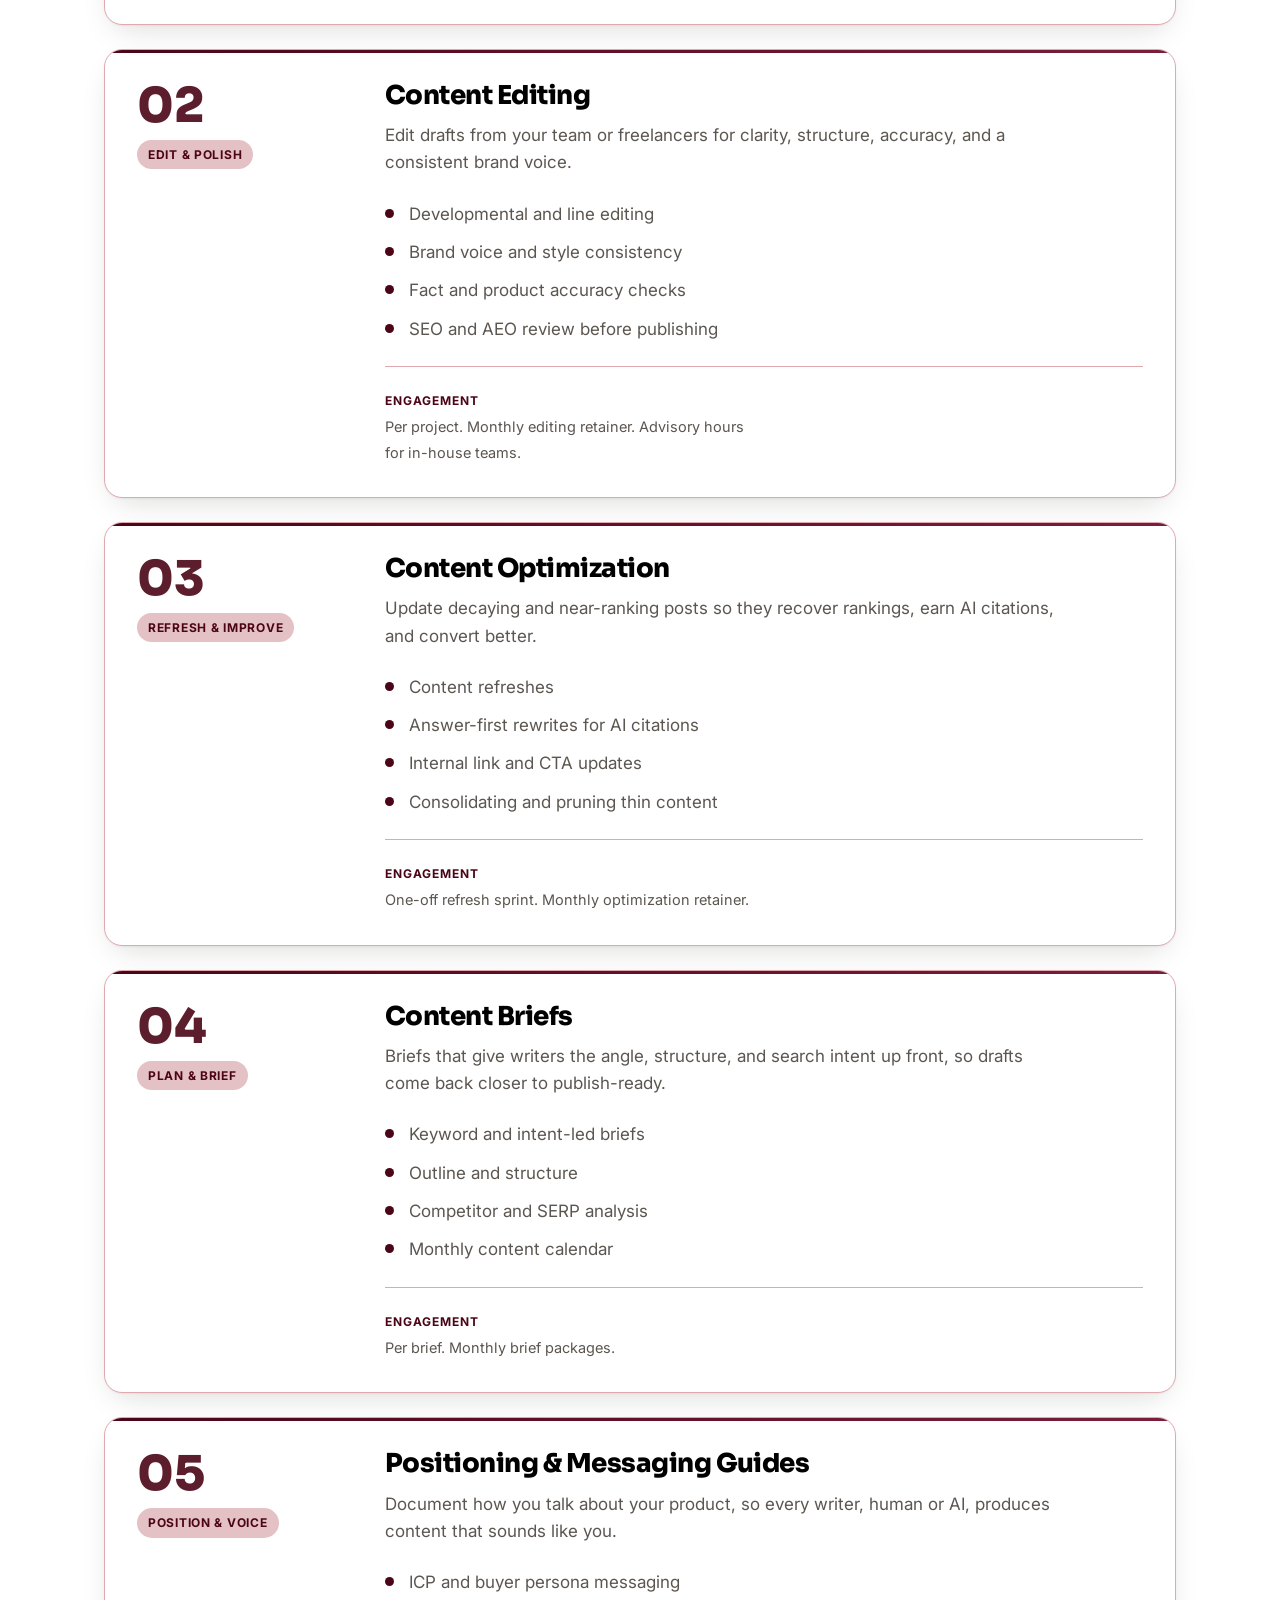
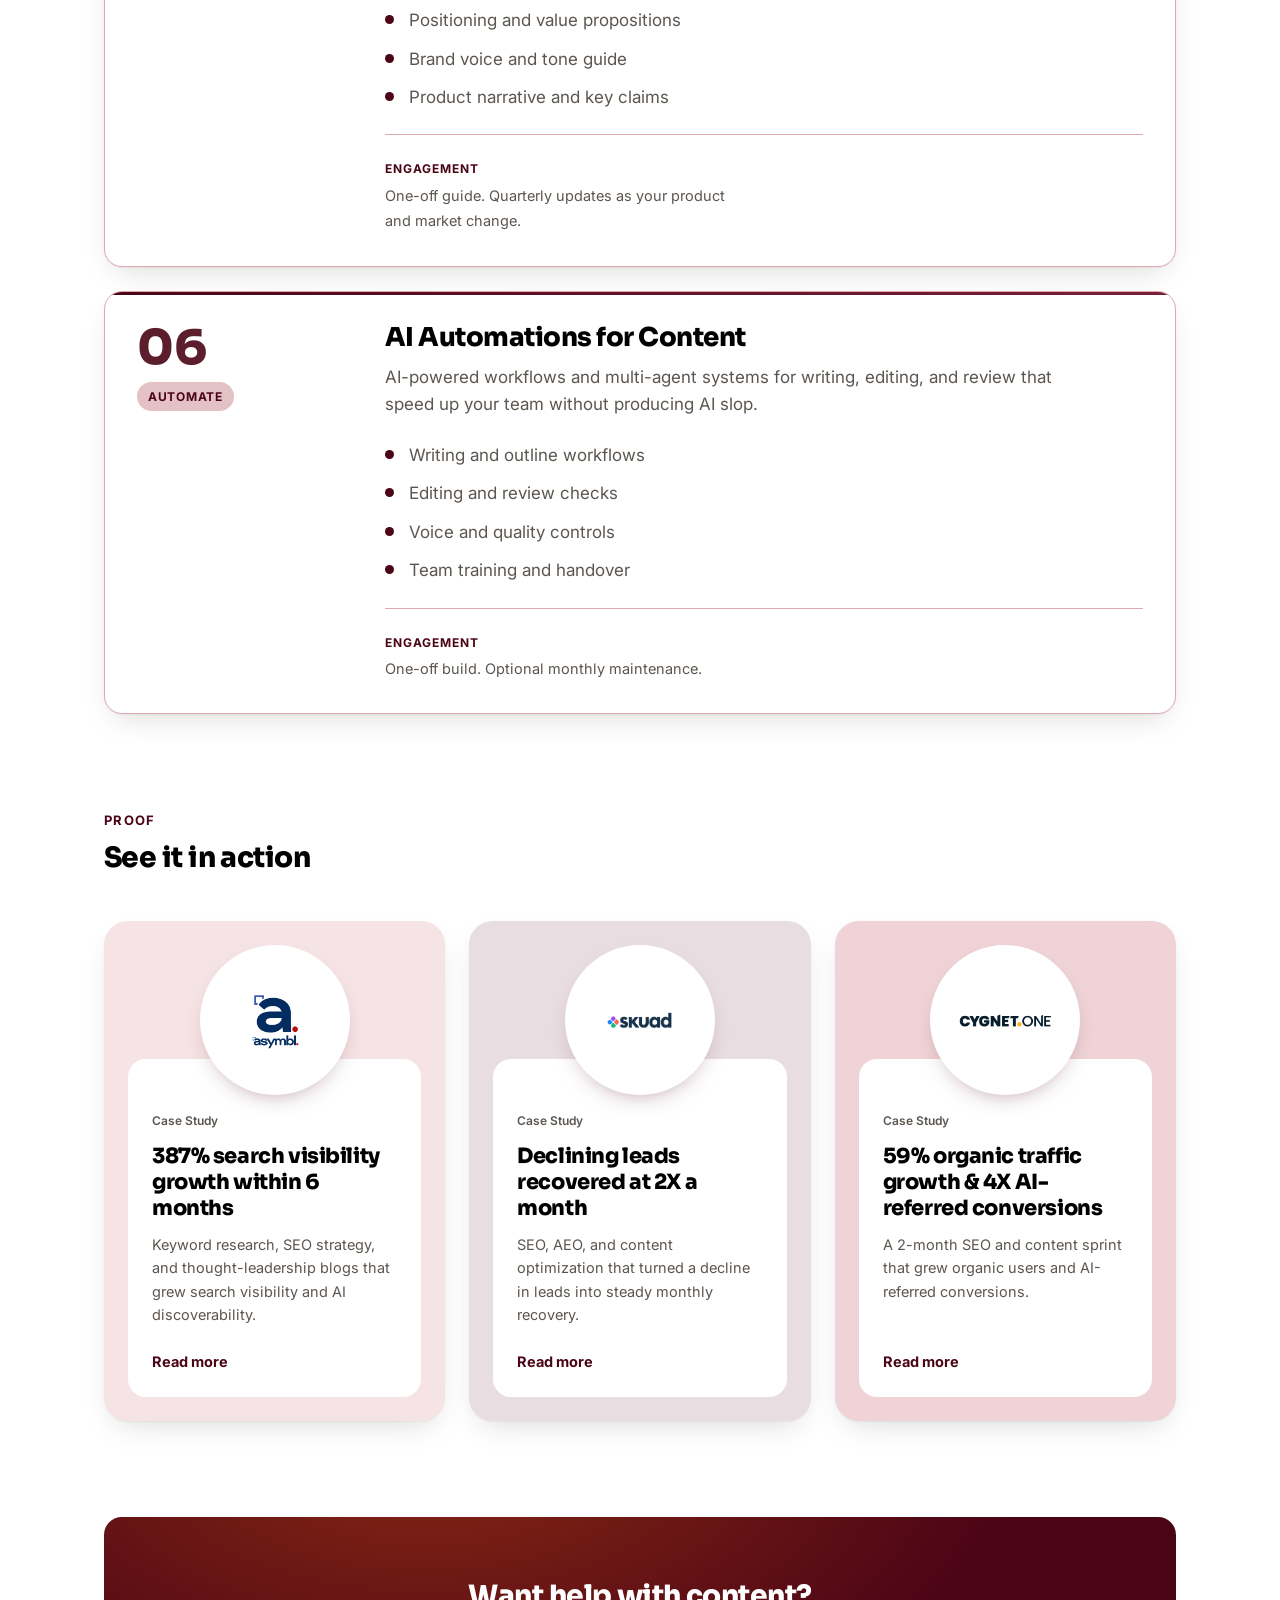
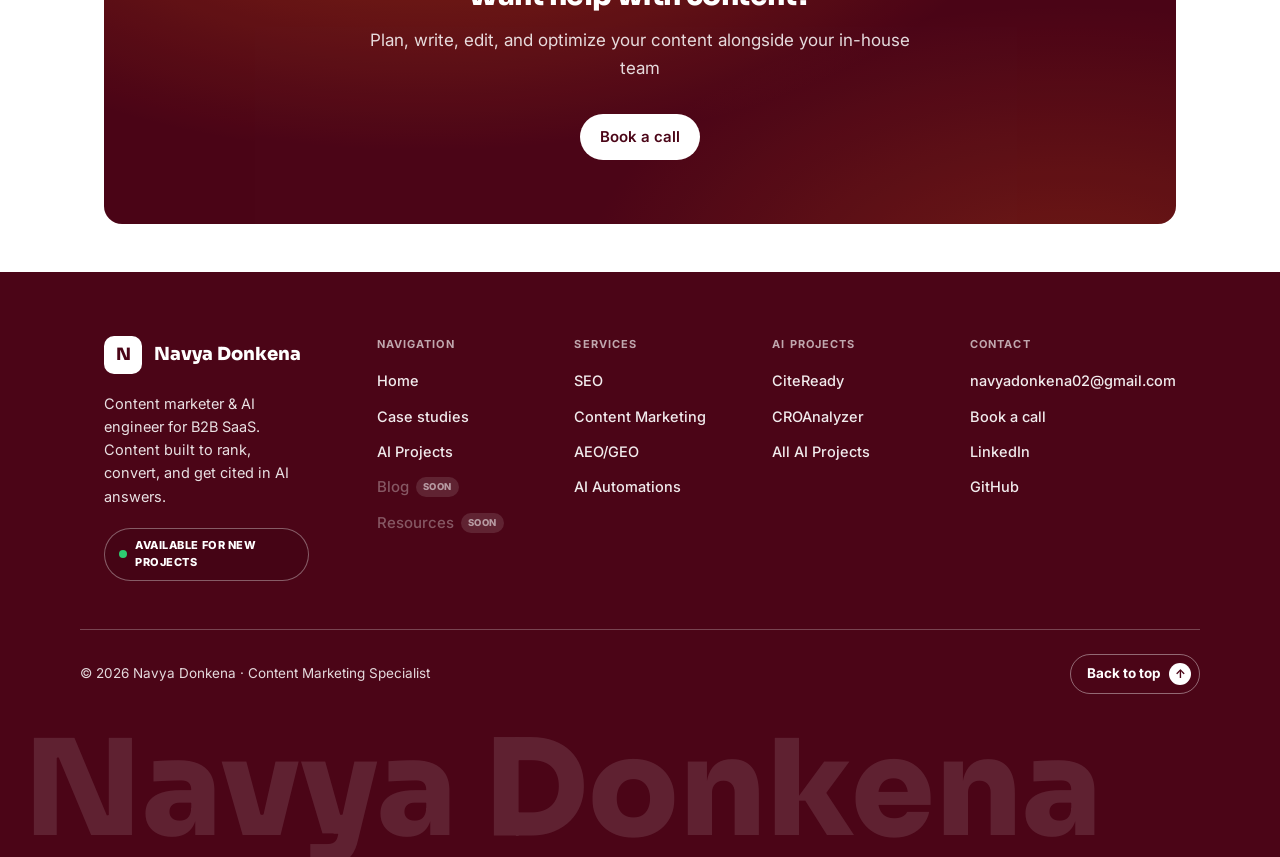
<file: services/content.html>
<!DOCTYPE html>
<html lang="en">
<head>
<meta charset="UTF-8" />
<meta name="viewport" content="width=device-width, initial-scale=1.0" />
<title>Content marketing for B2B SaaS | Navya Donkena</title>
<meta name="breadcrumb" content="Content Marketing" />
<meta name="description" content="Content writing, editing, optimization, briefs, messaging guides, and AI automations for B2B SaaS teams. Content that ranks, converts, and gets cited." />
<link rel="preconnect" href="https://fonts.googleapis.com" />
<link rel="preconnect" href="https://fonts.gstatic.com" crossorigin />
<link href="https://fonts.googleapis.com/css2?family=Sora:wght@400;600;700;800&family=Inter:wght@400;500;600;700&display=swap" rel="stylesheet" />
<link rel="stylesheet" href="../styles.css?v=22" />
</head>
<body>

<!-- NAV -->
<header class="nav">
  <div class="wrap nav-inner">
    <a class="logo" href="../index.html#top"><span class="dot"></span>Navya Donkena</a>
    <nav class="nav-links" id="navLinks">
      <a href="../case-studies/index.html">Case studies</a>
      <div class="nav-dd"><button type="button" class="nav-dd-trigger active" aria-haspopup="true">Services<span class="caret" aria-hidden="true"></span></button><div class="nav-dd-menu"><a href="../services/seo.html">SEO</a><a href="../services/content.html">Content Marketing</a><a href="../services/aeo-geo.html">AEO/GEO</a><a href="../services/ai-automations.html">AI Automations</a></div></div>
      <a href="../ai-projects.html" class="active">AI Projects</a>
      <span class="nav-soon">Blog<span class="soon-badge">Soon</span></span>
      <span class="nav-soon">Resources<span class="soon-badge">Soon</span></span>
    </nav>
    <div class="nav-social">
      <a href="https://github.com/navyadonkena" target="_blank" rel="noopener" aria-label="GitHub"><svg viewBox="0 0 24 24" width="20" height="20" fill="currentColor" aria-hidden="true"><path d="M12 .5C5.65.5.5 5.65.5 12c0 5.08 3.29 9.39 7.86 10.91.58.1.79-.25.79-.56v-2.17c-3.2.7-3.87-1.37-3.87-1.37-.52-1.33-1.28-1.69-1.28-1.69-1.04-.71.08-.7.08-.7 1.15.08 1.76 1.18 1.76 1.18 1.03 1.76 2.69 1.25 3.35.96.1-.74.4-1.25.73-1.54-2.55-.29-5.24-1.28-5.24-5.69 0-1.26.45-2.28 1.18-3.09-.12-.29-.51-1.46.11-3.05 0 0 .97-.31 3.17 1.18a11 11 0 0 1 5.77 0c2.2-1.49 3.17-1.18 3.17-1.18.63 1.59.23 2.76.11 3.05.74.81 1.18 1.83 1.18 3.09 0 4.42-2.69 5.39-5.25 5.68.41.36.78 1.06.78 2.14v3.17c0 .31.21.67.8.56A11.5 11.5 0 0 0 23.5 12C23.5 5.65 18.35.5 12 .5Z"/></svg></a>
      <a href="https://www.linkedin.com/in/navya-donkena/" target="_blank" rel="noopener" aria-label="LinkedIn"><svg viewBox="0 0 24 24" width="20" height="20" fill="currentColor" aria-hidden="true"><path d="M20.45 20.45h-3.56v-5.57c0-1.33-.03-3.04-1.85-3.04-1.86 0-2.14 1.45-2.14 2.94v5.67H9.34V9h3.41v1.56h.05c.48-.9 1.64-1.85 3.37-1.85 3.6 0 4.27 2.37 4.27 5.46v6.28ZM5.34 7.43a2.06 2.06 0 1 1 0-4.12 2.06 2.06 0 0 1 0 4.12ZM7.12 20.45H3.56V9h3.56v11.45ZM22.22 0H1.77C.79 0 0 .77 0 1.73v20.54C0 23.23.79 24 1.77 24h20.45c.98 0 1.78-.77 1.78-1.73V1.73C24 .77 23.2 0 22.22 0Z"/></svg></a>
    </div>
    <button class="nav-toggle" id="navToggle" aria-label="Menu"><span></span><span></span><span></span></button>
  </div>
</header>

<!-- PAGE HERO -->
<section class="page-hero">
  <div class="wrap page-hero-grid">
    <div class="ph-copy">
      <div class="kicker">Content Marketing</div>
      <h1>Content that <span class="grad-text">Ranks</span>, <span class="grad-text">Converts</span>, and Gets <span class="grad-text">Cited</span></h1>
      <p>Strategy, writing, editing, and optimization for B2B SaaS teams.</p>
      <div class="hero-cta">
        <a class="btn btn-primary" href="https://calendly.com/navyadonkena02/30-minute" target="_blank" rel="noopener">Book a call</a>
      </div>
    </div>
    <div class="ph-visual">
      <img class="ph-shot" src="../assets/Citeready.png" alt="CiteReady.ai: grade your content against 29 AI-citation vectors" />
    </div>
  </div>
</section>

<!-- PROOF STRIP -->
<section class="proof-strip">
  <div class="wrap">
    <div class="stat-band reveal">
      <div><strong>170+</strong><span>blogs written</span></div>
      <div><strong>40%</strong><span>LLM citation rate</span></div>
      <div><strong>60+</strong><span>blogs ranking on 1st position of SERP</span></div>
      <div><strong>40K+</strong><span>monthly traffic from 1 blog for Asymbl</span></div>
    </div>
    <div class="team-row reveal">
      <span class="team-lbl">Content writing and optimization for brands:</span>
      <div class="team-logos">
        <span class="team-logo"><img style="width:62px" src="../Logos/asymbl.png" alt="Asymbl" /></span>
        <span class="team-logo"><img style="width:46px;border-radius:8px" src="../Logos/mailreach.jpg" alt="MailReach" /></span>
        <span class="team-logo"><img style="width:120px" src="../Logos/Limelight%20logo.png" alt="Limelight" /></span>
        <span class="team-logo"><img style="width:185px" src="../Logos/Proxidize.png" alt="Proxidize" /></span>
      </div>
    </div>
  </div>
</section>

<section class="block" id="included">
  <div class="wrap">
    <div class="sec-head reveal"><div class="kicker">What's included</div><h2>What I do under <span class="grad-text">Content Marketing</span></h2></div>
    <div class="svc-list">
      <article class="svc-card reveal">
        <div class="svc-side"><span class="svc-num">01</span><span class="svc-mode">Write</span></div>
        <div class="svc-main">
          <h3>Content Writing</h3>
          <p class="svc-lead">Long-form content written like an in-house writer, who understands your product, your buyers, and your brand voice.</p>
          <ul class="svc-points"><li>Long-form SEO blogs</li><li>Thought leadership</li><li>Bottom-of-funnel pages (comparisons, alternatives, use cases)</li><li>Case studies</li><li>Web copy and landing pages</li><li>Lead magnets</li></ul>
          <div class="svc-meta"><div><b>Engagement</b><span>Per project. Monthly content retainer.</span></div></div>
        </div>
      </article>
      <article class="svc-card reveal">
        <div class="svc-side"><span class="svc-num">02</span><span class="svc-mode">Edit &amp; Polish</span></div>
        <div class="svc-main">
          <h3>Content Editing</h3>
          <p class="svc-lead">Edit drafts from your team or freelancers for clarity, structure, accuracy, and a consistent brand voice.</p>
          <ul class="svc-points"><li>Developmental and line editing</li><li>Brand voice and style consistency</li><li>Fact and product accuracy checks</li><li>SEO and AEO review before publishing</li></ul>
          <div class="svc-meta"><div><b>Engagement</b><span>Per project. Monthly editing retainer. Advisory hours for in-house teams.</span></div></div>
        </div>
      </article>
      <article class="svc-card reveal">
        <div class="svc-side"><span class="svc-num">03</span><span class="svc-mode">Refresh &amp; Improve</span></div>
        <div class="svc-main">
          <h3>Content Optimization</h3>
          <p class="svc-lead">Update decaying and near-ranking posts so they recover rankings, earn AI citations, and convert better.</p>
          <ul class="svc-points"><li>Content refreshes</li><li>Answer-first rewrites for AI citations</li><li>Internal link and CTA updates</li><li>Consolidating and pruning thin content</li></ul>
          <div class="svc-meta"><div><b>Engagement</b><span>One-off refresh sprint. Monthly optimization retainer.</span></div></div>
        </div>
      </article>
      <article class="svc-card reveal">
        <div class="svc-side"><span class="svc-num">04</span><span class="svc-mode">Plan &amp; Brief</span></div>
        <div class="svc-main">
          <h3>Content Briefs</h3>
          <p class="svc-lead">Briefs that give writers the angle, structure, and search intent up front, so drafts come back closer to publish-ready.</p>
          <ul class="svc-points"><li>Keyword and intent-led briefs</li><li>Outline and structure</li><li>Competitor and SERP analysis</li><li>Monthly content calendar</li></ul>
          <div class="svc-meta"><div><b>Engagement</b><span>Per brief. Monthly brief packages.</span></div></div>
        </div>
      </article>
      <article class="svc-card reveal">
        <div class="svc-side"><span class="svc-num">05</span><span class="svc-mode">Position &amp; Voice</span></div>
        <div class="svc-main">
          <h3>Positioning &amp; Messaging Guides</h3>
          <p class="svc-lead">Document how you talk about your product, so every writer, human or AI, produces content that sounds like you.</p>
          <ul class="svc-points"><li>ICP and buyer persona messaging</li><li>Positioning and value propositions</li><li>Brand voice and tone guide</li><li>Product narrative and key claims</li></ul>
          <div class="svc-meta"><div><b>Engagement</b><span>One-off guide. Quarterly updates as your product and market change.</span></div></div>
        </div>
      </article>
      <article class="svc-card reveal">
        <div class="svc-side"><span class="svc-num">06</span><span class="svc-mode">Automate</span></div>
        <div class="svc-main">
          <h3>AI Automations for Content</h3>
          <p class="svc-lead">AI-powered workflows and multi-agent systems for writing, editing, and review that speed up your team without producing AI slop.</p>
          <ul class="svc-points"><li>Writing and outline workflows</li><li>Editing and review checks</li><li>Voice and quality controls</li><li>Team training and handover</li></ul>
          <div class="svc-meta"><div><b>Engagement</b><span>One-off build. Optional monthly maintenance.</span></div></div>
        </div>
      </article>
    </div>
  </div>
</section>

<section class="block" id="proof">
  <div class="wrap">
    <div class="sec-head reveal"><div class="kicker">Proof</div><h2>See it in action</h2></div>
    <div class="cs-cards">
      <a class="cs-card reveal" href="../case-studies/asymbl-seo-ai-growth.html" style="--cs-bg:#f6e3e5">
        <div class="cs-circle"><img src="../Logos/asymbl.png" alt="Asymbl logo" /></div>
        <div class="cs-inner">
          <span class="cs-label">Case Study</span>
          <h3>387% search visibility growth within 6 months</h3>
          <p>Keyword research, SEO strategy, and thought-leadership blogs that grew search visibility and AI discoverability.</p>
          <span class="cs-more">Read more</span>
        </div>
      </a>
      <a class="cs-card reveal" href="../case-studies/skuad-lead-recovery.html" style="--cs-bg:#e8dde0">
        <div class="cs-circle"><img src="../Logos/skuad.png" alt="Skuad logo" /></div>
        <div class="cs-inner">
          <span class="cs-label">Case Study</span>
          <h3>Declining leads recovered at 2X a month</h3>
          <p>SEO, AEO, and content optimization that turned a decline in leads into steady monthly recovery.</p>
          <span class="cs-more">Read more</span>
        </div>
      </a>
      <a class="cs-card reveal" href="../case-studies/cygnet-content-strategy.html" style="--cs-bg:#efd3d6">
        <div class="cs-circle"><img src="../Logos/cygnet.png" alt="Cygnet logo" /></div>
        <div class="cs-inner">
          <span class="cs-label">Case Study</span>
          <h3>59% organic traffic growth &amp; 4X AI-referred conversions</h3>
          <p>A 2-month SEO and content sprint that grew organic users and AI-referred conversions.</p>
          <span class="cs-more">Read more</span>
        </div>
      </a>
    </div>
  </div>
</section>

<section class="block" id="related">
  <div class="wrap">
    <div class="cta-band reveal">
      <h2>Want help with content?</h2>
      <p>Plan, write, edit, and optimize your content alongside your in-house team</p>
      <a class="btn btn-primary" href="https://calendly.com/navyadonkena02/30-minute" target="_blank" rel="noopener">Book a call</a>
    </div>
  </div>
</section>

<footer class="site-foot">
  <div class="wrap foot-grid">
    <div class="foot-brand">
      <div class="foot-logo"><span class="foot-mark">N</span><span class="foot-name">Navya Donkena</span></div>
      <p class="foot-tag">Content marketer &amp; AI engineer for B2B SaaS. Content built to rank, convert, and get cited in AI answers.</p>
      <span class="foot-avail"><span class="dot-live"></span>Available for new projects</span>
    </div>
    <div class="foot-col">
      <h5>Navigation</h5>
      <a href="../index.html#top">Home</a>
      <a href="../case-studies/index.html">Case studies</a>
      <a href="../ai-projects.html">AI Projects</a>
      <span class="nav-soon">Blog<span class="soon-badge">Soon</span></span>
      <span class="nav-soon">Resources<span class="soon-badge">Soon</span></span>
    </div>
    <div class="foot-col">
      <h5>Services</h5>
      <a href="../services/seo.html">SEO</a>
      <a href="../services/content.html">Content Marketing</a>
      <a href="../services/aeo-geo.html">AEO/GEO</a>
      <a href="../services/ai-automations.html">AI Automations</a>
    </div>
    <div class="foot-col">
      <h5>AI Projects</h5>
      <a href="https://citeready.revvgrowthai.com/" target="_blank" rel="noopener">CiteReady</a>
      <a href="https://cro.revvgrowthai.com/" target="_blank" rel="noopener">CROAnalyzer</a>
      <a href="../ai-projects.html">All AI Projects</a>
    </div>
    <div class="foot-col">
      <h5>Contact</h5>
      <a href="mailto:navyadonkena02@gmail.com">navyadonkena02@gmail.com</a>
      <a href="https://calendly.com/navyadonkena02/30-minute" target="_blank" rel="noopener">Book a call</a>
      <a href="https://www.linkedin.com/in/navya-donkena/" target="_blank" rel="noopener">LinkedIn</a>
      <a href="https://github.com/navyadonkena" target="_blank" rel="noopener">GitHub</a>
    </div>
  </div>
  <div class="wrap foot-bottom">
    <span>© 2026 Navya Donkena · Content Marketing Specialist</span>
    <a class="back-top" href="#">Back to top <span class="bt-arrow">↑</span></a>
  </div>
  <div class="foot-watermark" aria-hidden="true">Navya Donkena</div>
</footer>

<script src="../main.js"></script>
</body>
</html>
</file>
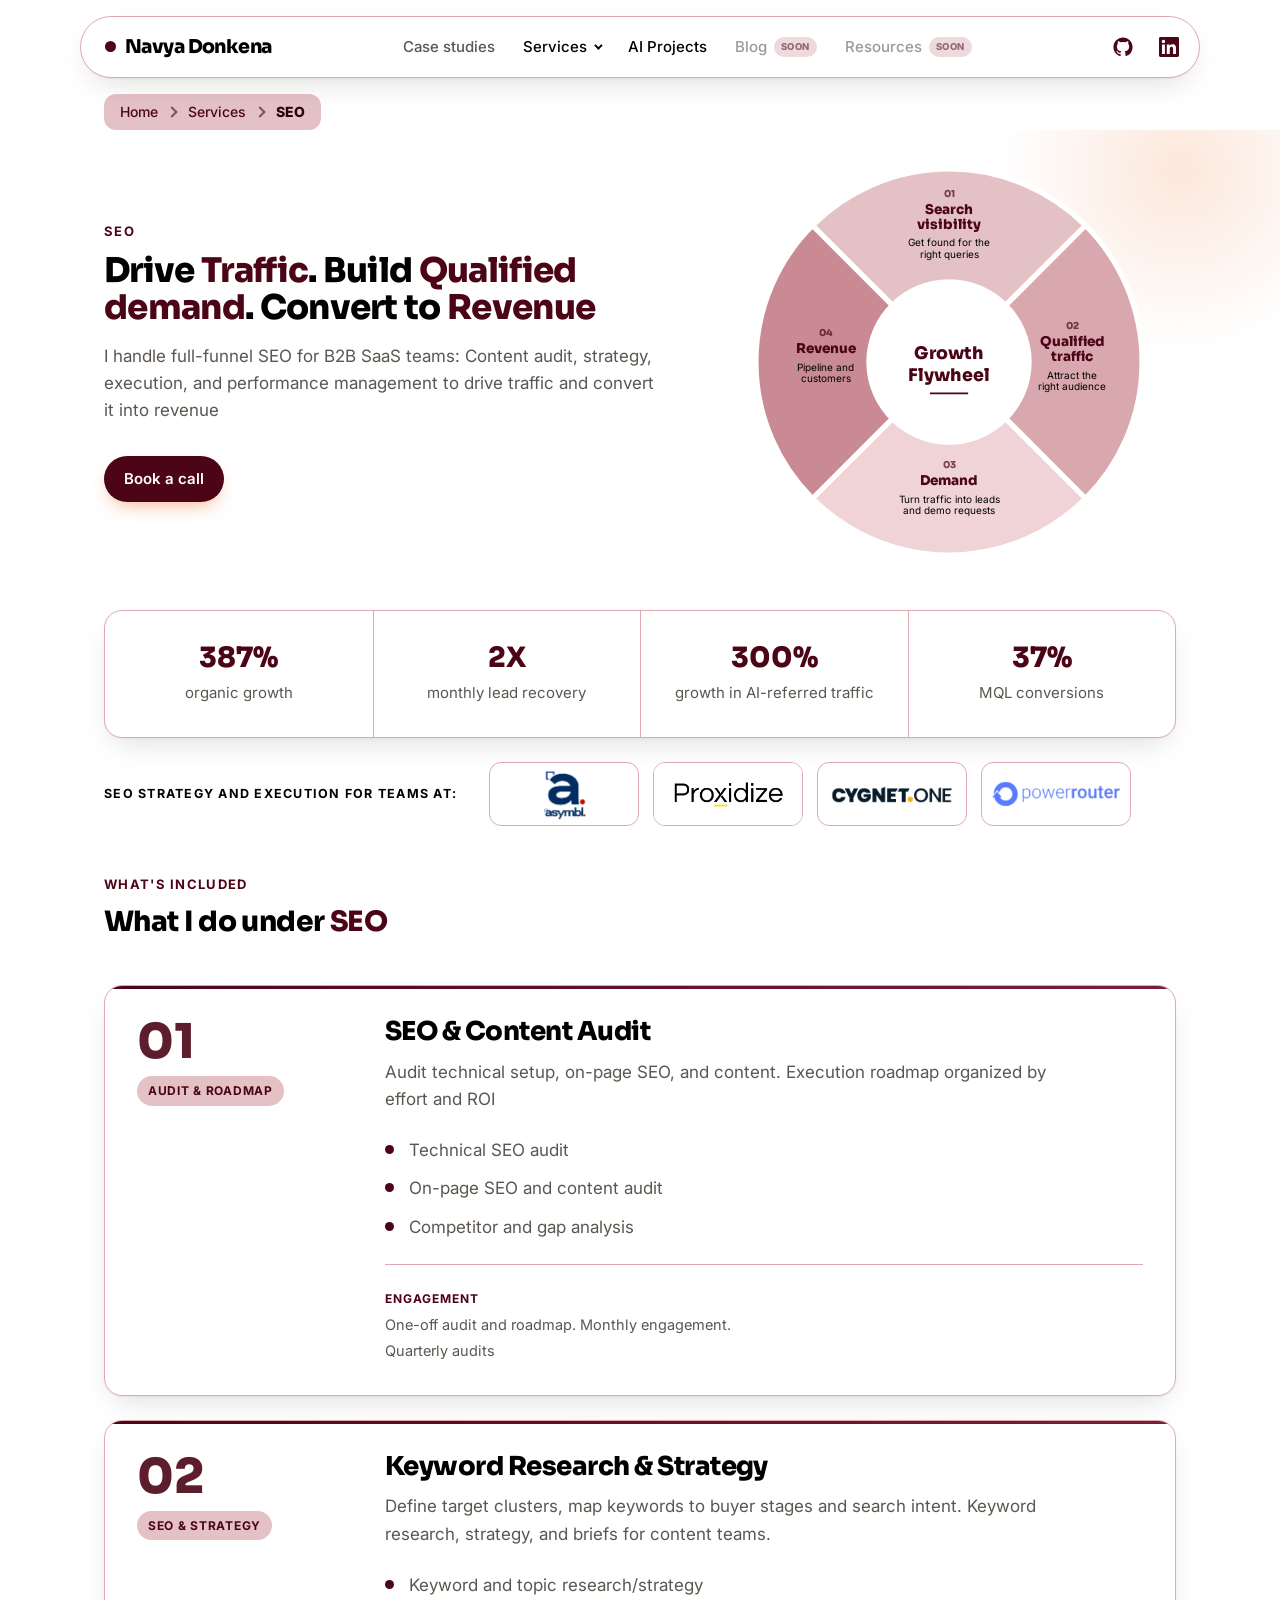
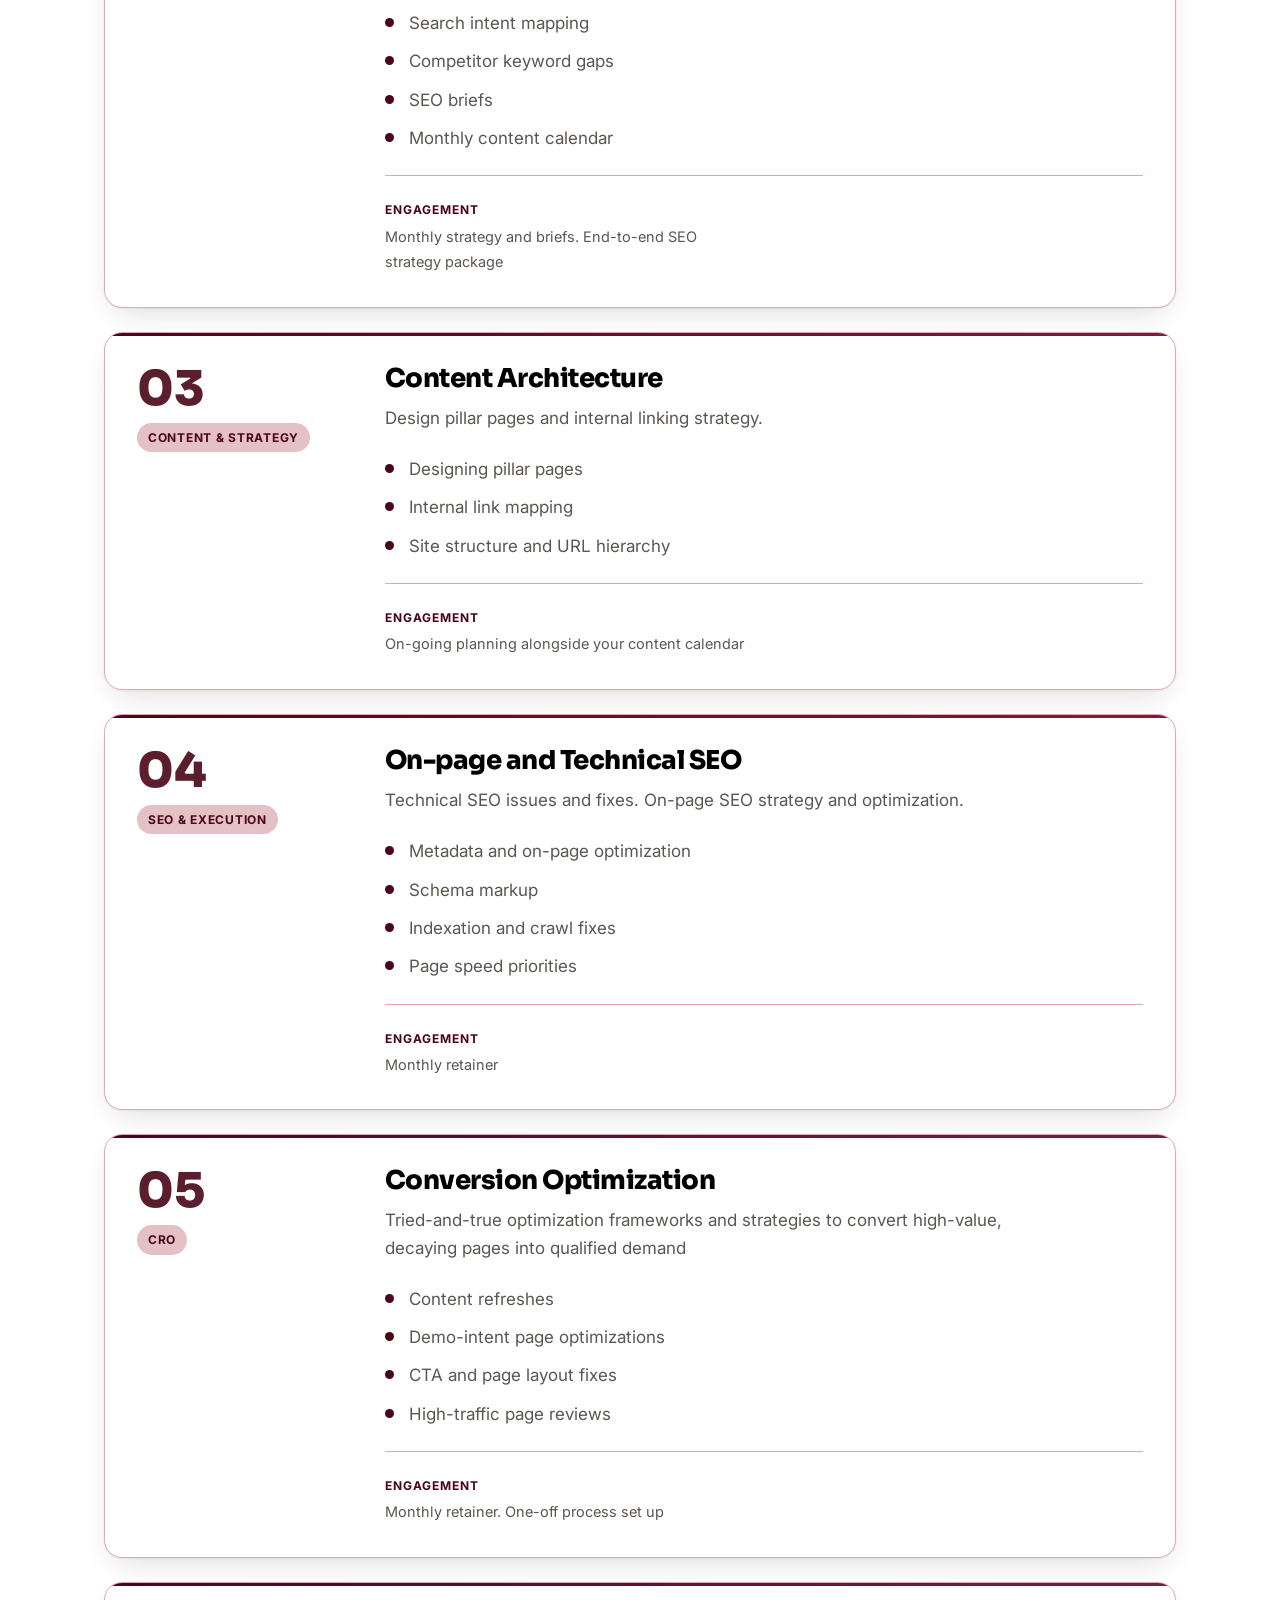
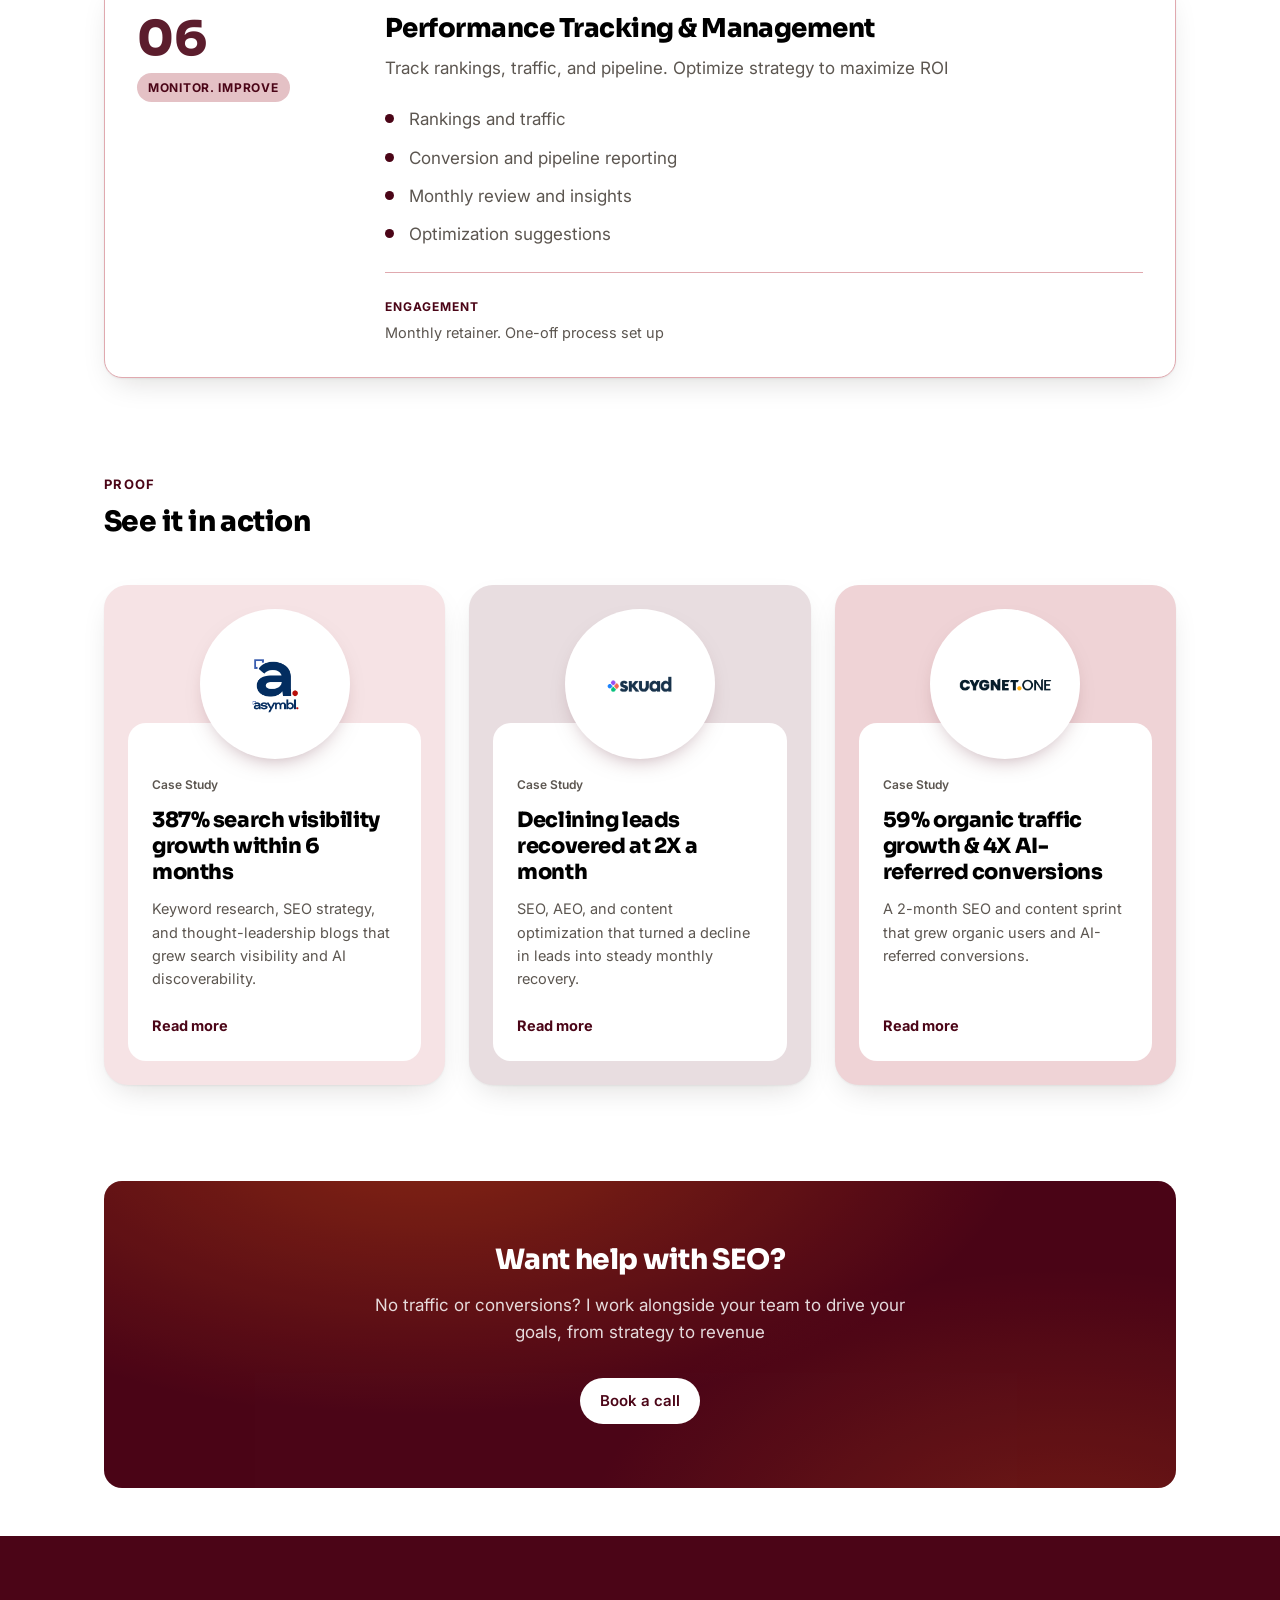
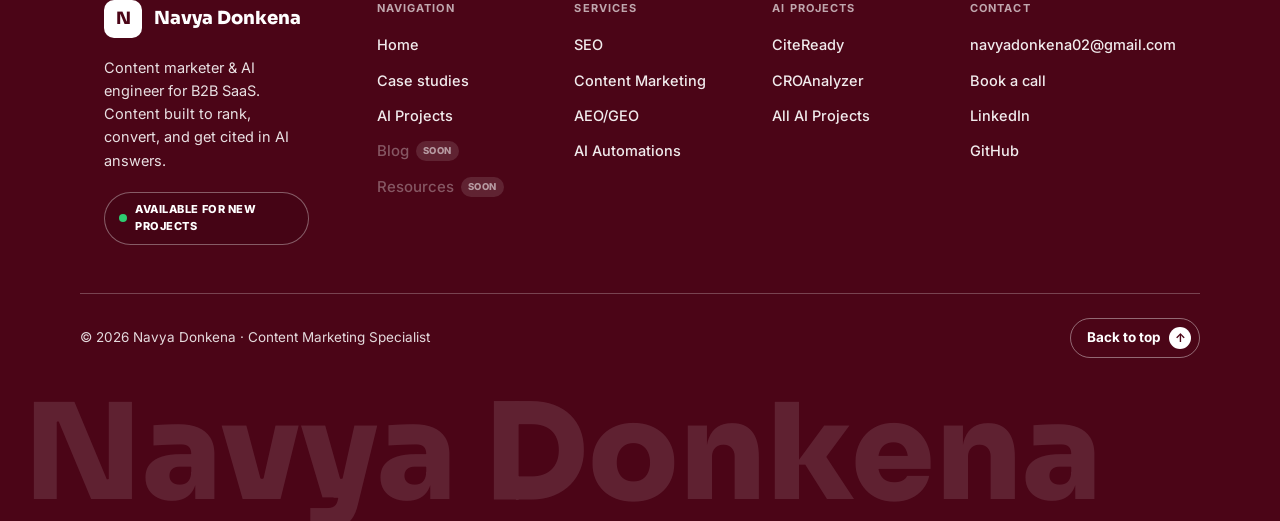
<file: services/seo.html>
<!DOCTYPE html>
<html lang="en">
<head>
<meta charset="UTF-8" />
<meta name="viewport" content="width=device-width, initial-scale=1.0" />
<title>SEO consulting & services for B2B SaaS — Navya Donkena</title>
<meta name="breadcrumb" content="SEO" />
<meta name="description" content="SEO audits, keyword strategy, and hands-on execution for B2B SaaS, built around pipeline and not vanity traffic." />
<link rel="preconnect" href="https://fonts.googleapis.com" />
<link rel="preconnect" href="https://fonts.gstatic.com" crossorigin />
<link href="https://fonts.googleapis.com/css2?family=Sora:wght@400;600;700;800&family=Inter:wght@400;500;600;700&display=swap" rel="stylesheet" />
<link rel="stylesheet" href="../styles.css?v=22" />
</head>
<body>

<!-- NAV -->
<header class="nav">
  <div class="wrap nav-inner">
    <a class="logo" href="../index.html#top"><span class="dot"></span>Navya Donkena</a>
    <nav class="nav-links" id="navLinks">
      <a href="../case-studies/index.html">Case studies</a>
      <div class="nav-dd"><button type="button" class="nav-dd-trigger active" aria-haspopup="true">Services<span class="caret" aria-hidden="true"></span></button><div class="nav-dd-menu"><a href="../services/seo.html">SEO</a><a href="../services/content.html">Content Marketing</a><a href="../services/aeo-geo.html">AEO/GEO</a><a href="../services/ai-automations.html">AI Automations</a></div></div>
      <a href="../ai-projects.html" class="active">AI Projects</a>
      <span class="nav-soon">Blog<span class="soon-badge">Soon</span></span>
      <span class="nav-soon">Resources<span class="soon-badge">Soon</span></span>
    </nav>
    <div class="nav-social">
      <a href="https://github.com/navyadonkena" target="_blank" rel="noopener" aria-label="GitHub"><svg viewBox="0 0 24 24" width="20" height="20" fill="currentColor" aria-hidden="true"><path d="M12 .5C5.65.5.5 5.65.5 12c0 5.08 3.29 9.39 7.86 10.91.58.1.79-.25.79-.56v-2.17c-3.2.7-3.87-1.37-3.87-1.37-.52-1.33-1.28-1.69-1.28-1.69-1.04-.71.08-.7.08-.7 1.15.08 1.76 1.18 1.76 1.18 1.03 1.76 2.69 1.25 3.35.96.1-.74.4-1.25.73-1.54-2.55-.29-5.24-1.28-5.24-5.69 0-1.26.45-2.28 1.18-3.09-.12-.29-.51-1.46.11-3.05 0 0 .97-.31 3.17 1.18a11 11 0 0 1 5.77 0c2.2-1.49 3.17-1.18 3.17-1.18.63 1.59.23 2.76.11 3.05.74.81 1.18 1.83 1.18 3.09 0 4.42-2.69 5.39-5.25 5.68.41.36.78 1.06.78 2.14v3.17c0 .31.21.67.8.56A11.5 11.5 0 0 0 23.5 12C23.5 5.65 18.35.5 12 .5Z"/></svg></a>
      <a href="https://www.linkedin.com/in/navya-donkena/" target="_blank" rel="noopener" aria-label="LinkedIn"><svg viewBox="0 0 24 24" width="20" height="20" fill="currentColor" aria-hidden="true"><path d="M20.45 20.45h-3.56v-5.57c0-1.33-.03-3.04-1.85-3.04-1.86 0-2.14 1.45-2.14 2.94v5.67H9.34V9h3.41v1.56h.05c.48-.9 1.64-1.85 3.37-1.85 3.6 0 4.27 2.37 4.27 5.46v6.28ZM5.34 7.43a2.06 2.06 0 1 1 0-4.12 2.06 2.06 0 0 1 0 4.12ZM7.12 20.45H3.56V9h3.56v11.45ZM22.22 0H1.77C.79 0 0 .77 0 1.73v20.54C0 23.23.79 24 1.77 24h20.45c.98 0 1.78-.77 1.78-1.73V1.73C24 .77 23.2 0 22.22 0Z"/></svg></a>
    </div>
    <button class="nav-toggle" id="navToggle" aria-label="Menu"><span></span><span></span><span></span></button>
  </div>
</header>

<!-- PAGE HERO -->
<section class="page-hero">
  <div class="wrap page-hero-grid">
    <div class="ph-copy">
      <div class="kicker">SEO</div>
      <h1>Drive <span class="grad-text">Traffic</span>. Build <span class="grad-text">Qualified demand</span>. Convert to <span class="grad-text">Revenue</span></h1>
      <p>I handle full-funnel SEO for B2B SaaS teams: Content audit, strategy, execution, and performance management to drive traffic and convert it into revenue</p>
      <div class="hero-cta">
        <a class="btn btn-primary" href="https://calendly.com/navyadonkena02/30-minute" target="_blank" rel="noopener">Book a call</a>
      </div>
    </div>
    <div class="ph-visual">
<svg class="cycle" viewBox="0 0 460 460" role="img" aria-label="SEO growth cycle: search visibility, qualified traffic, demand, revenue">
  <path d="M73.0 73.0A222 222 0 0 1 387.0 73.0L295.1 164.9A92 92 0 0 0 164.9 164.9Z" fill="#e4c1c5" stroke="#fff" stroke-width="6" stroke-linejoin="round"/>
  <path d="M387.0 73.0A222 222 0 0 1 387.0 387.0L295.1 295.1A92 92 0 0 0 295.1 164.9Z" fill="#d9a8ae" stroke="#fff" stroke-width="6" stroke-linejoin="round"/>
  <path d="M387.0 387.0A222 222 0 0 1 73.0 387.0L164.9 295.1A92 92 0 0 0 295.1 295.1Z" fill="#efd3d6" stroke="#fff" stroke-width="6" stroke-linejoin="round"/>
  <path d="M73.0 387.0A222 222 0 0 1 73.0 73.0L164.9 164.9A92 92 0 0 0 164.9 295.1Z" fill="#c98a93" stroke="#fff" stroke-width="6" stroke-linejoin="round"/>
  <text text-anchor="middle" class="cy-n" x="230" y="40">01</text>
  <text text-anchor="middle" class="cy-t" x="230" y="60">Search</text>
  <text text-anchor="middle" class="cy-t" x="230" y="77">visibility</text>
  <text text-anchor="middle" class="cy-s" x="230" y="97">Get found for the</text>
  <text text-anchor="middle" class="cy-s" x="230" y="110">right queries</text>
  <text text-anchor="middle" class="cy-n" x="372" y="192">02</text>
  <text text-anchor="middle" class="cy-t" x="372" y="212">Qualified</text>
  <text text-anchor="middle" class="cy-t" x="372" y="229">traffic</text>
  <text text-anchor="middle" class="cy-s" x="372" y="249">Attract the</text>
  <text text-anchor="middle" class="cy-s" x="372" y="262">right audience</text>
  <text text-anchor="middle" class="cy-n" x="230" y="352">03</text>
  <text text-anchor="middle" class="cy-t" x="230" y="372">Demand</text>
  <text text-anchor="middle" class="cy-s" x="230" y="392">Turn traffic into leads</text>
  <text text-anchor="middle" class="cy-s" x="230" y="405">and demo requests</text>
  <text text-anchor="middle" class="cy-n" x="88" y="200">04</text>
  <text text-anchor="middle" class="cy-t" x="88" y="220">Revenue</text>
  <text text-anchor="middle" class="cy-s" x="88" y="240">Pipeline and</text>
  <text text-anchor="middle" class="cy-s" x="88" y="253">customers</text>
  <circle cx="230" cy="230" r="84" fill="#fff"/>
  <text text-anchor="middle" class="cy-c" x="230" y="226">Growth</text>
  <text text-anchor="middle" class="cy-c" x="230" y="252">Flywheel</text>
  <line x1="208" y1="266" x2="252" y2="266" stroke="#4b0517" stroke-width="2"/>
</svg>
    </div>
  </div>
</section>

<!-- PROOF STRIP -->
<section class="proof-strip">
  <div class="wrap">
    <div class="stat-band reveal">
      <div><strong>387%</strong><span>organic growth</span></div>
      <div><strong>2X</strong><span>monthly lead recovery</span></div>
      <div><strong>300%</strong><span>growth in AI-referred traffic</span></div>
      <div><strong>37%</strong><span>MQL conversions</span></div>
    </div>
    <div class="team-row reveal">
      <span class="team-lbl">SEO strategy and execution for teams at:</span>
      <div class="team-logos">
        <span class="team-logo"><img style="width:62px" src="../Logos/asymbl.png" alt="Asymbl" /></span>
        <span class="team-logo"><img style="width:185px" src="../Logos/Proxidize.png" alt="Proxidize" /></span>
        <span class="team-logo"><img style="width:122px" src="../Logos/cygnet.png" alt="Cygnet" /></span>
        <span class="team-logo"><img style="width:128px" src="../Logos/powerrouter.png" alt="PowerRouter" /></span>
      </div>
    </div>
  </div>
</section>

<section class="block" id="included">
  <div class="wrap">
    <div class="sec-head reveal"><div class="kicker">What's included</div><h2>What I do under <span class="grad-text">SEO</span></h2></div>
    <div class="svc-list">
      <article class="svc-card reveal">
        <div class="svc-side"><span class="svc-num">01</span><span class="svc-mode">Audit &amp; Roadmap</span></div>
        <div class="svc-main">
          <h3>SEO &amp; Content Audit</h3>
          <p class="svc-lead">Audit technical setup, on-page SEO, and content. Execution roadmap organized by effort and ROI</p>
          <ul class="svc-points"><li>Technical SEO audit</li><li>On-page SEO and content audit</li><li>Competitor and gap analysis</li></ul>
          <div class="svc-meta"><div><b>Engagement</b><span>One-off audit and roadmap. Monthly engagement. Quarterly audits</span></div></div>
        </div>
      </article>
      <article class="svc-card reveal">
        <div class="svc-side"><span class="svc-num">02</span><span class="svc-mode">SEO &amp; Strategy</span></div>
        <div class="svc-main">
          <h3>Keyword Research &amp; Strategy</h3>
          <p class="svc-lead">Define target clusters, map keywords to buyer stages and search intent. Keyword research, strategy, and briefs for content teams.</p>
          <ul class="svc-points"><li>Keyword and topic research/strategy</li><li>Search intent mapping</li><li>Competitor keyword gaps</li><li>SEO briefs</li><li>Monthly content calendar</li></ul>
          <div class="svc-meta"><div><b>Engagement</b><span>Monthly strategy and briefs. End-to-end SEO strategy package</span></div></div>
        </div>
      </article>
      <article class="svc-card reveal">
        <div class="svc-side"><span class="svc-num">03</span><span class="svc-mode">Content &amp; Strategy</span></div>
        <div class="svc-main">
          <h3>Content Architecture</h3>
          <p class="svc-lead">Design pillar pages and internal linking strategy.</p>
          <ul class="svc-points"><li>Designing pillar pages</li><li>Internal link mapping</li><li>Site structure and URL hierarchy</li></ul>
          <div class="svc-meta"><div><b>Engagement</b><span>On-going planning alongside your content calendar</span></div></div>
        </div>
      </article>
      <article class="svc-card reveal">
        <div class="svc-side"><span class="svc-num">04</span><span class="svc-mode">SEO &amp; Execution</span></div>
        <div class="svc-main">
          <h3>On-page and Technical SEO</h3>
          <p class="svc-lead">Technical SEO issues and fixes. On-page SEO strategy and optimization.</p>
          <ul class="svc-points"><li>Metadata and on-page optimization</li><li>Schema markup</li><li>Indexation and crawl fixes</li><li>Page speed priorities</li></ul>
          <div class="svc-meta"><div><b>Engagement</b><span>Monthly retainer</span></div></div>
        </div>
      </article>
      <article class="svc-card reveal">
        <div class="svc-side"><span class="svc-num">05</span><span class="svc-mode">CRO</span></div>
        <div class="svc-main">
          <h3>Conversion Optimization</h3>
          <p class="svc-lead">Tried-and-true optimization frameworks and strategies to convert high-value, decaying pages into qualified demand</p>
          <ul class="svc-points"><li>Content refreshes</li><li>Demo-intent page optimizations</li><li>CTA and page layout fixes</li><li>High-traffic page reviews</li></ul>
          <div class="svc-meta"><div><b>Engagement</b><span>Monthly retainer. One-off process set up</span></div></div>
        </div>
      </article>
      <article class="svc-card reveal">
        <div class="svc-side"><span class="svc-num">06</span><span class="svc-mode">Monitor. Improve</span></div>
        <div class="svc-main">
          <h3>Performance Tracking &amp; Management</h3>
          <p class="svc-lead">Track rankings, traffic, and pipeline. Optimize strategy to maximize ROI</p>
          <ul class="svc-points"><li>Rankings and traffic</li><li>Conversion and pipeline reporting</li><li>Monthly review and insights</li><li>Optimization suggestions</li></ul>
          <div class="svc-meta"><div><b>Engagement</b><span>Monthly retainer. One-off process set up</span></div></div>
        </div>
      </article>
    </div>
  </div>
</section>

<section class="block" id="proof">
  <div class="wrap">
    <div class="sec-head reveal"><div class="kicker">Proof</div><h2>See it in action</h2></div>
    <div class="cs-cards">
      <a class="cs-card reveal" href="../case-studies/asymbl-seo-ai-growth.html" style="--cs-bg:#f6e3e5">
        <div class="cs-circle"><img src="../Logos/asymbl.png" alt="Asymbl logo" /></div>
        <div class="cs-inner">
          <span class="cs-label">Case Study</span>
          <h3>387% search visibility growth within 6 months</h3>
          <p>Keyword research, SEO strategy, and thought-leadership blogs that grew search visibility and AI discoverability.</p>
          <span class="cs-more">Read more</span>
        </div>
      </a>
      <a class="cs-card reveal" href="../case-studies/skuad-lead-recovery.html" style="--cs-bg:#e8dde0">
        <div class="cs-circle"><img src="../Logos/skuad.png" alt="Skuad logo" /></div>
        <div class="cs-inner">
          <span class="cs-label">Case Study</span>
          <h3>Declining leads recovered at 2X a month</h3>
          <p>SEO, AEO, and content optimization that turned a decline in leads into steady monthly recovery.</p>
          <span class="cs-more">Read more</span>
        </div>
      </a>
      <a class="cs-card reveal" href="../case-studies/cygnet-content-strategy.html" style="--cs-bg:#efd3d6">
        <div class="cs-circle"><img src="../Logos/cygnet.png" alt="Cygnet logo" /></div>
        <div class="cs-inner">
          <span class="cs-label">Case Study</span>
          <h3>59% organic traffic growth &amp; 4X AI-referred conversions</h3>
          <p>A 2-month SEO and content sprint that grew organic users and AI-referred conversions.</p>
          <span class="cs-more">Read more</span>
        </div>
      </a>
    </div>
  </div>
</section>

<section class="block" id="related">
  <div class="wrap">
    <div class="cta-band reveal">
      <h2>Want help with SEO?</h2>
      <p>No traffic or conversions? I work alongside your team to drive your goals, from strategy to revenue</p>
      <a class="btn btn-primary" href="https://calendly.com/navyadonkena02/30-minute" target="_blank" rel="noopener">Book a call</a>
    </div>
  </div>
</section>

<footer class="site-foot">
  <div class="wrap foot-grid">
    <div class="foot-brand">
      <div class="foot-logo"><span class="foot-mark">N</span><span class="foot-name">Navya Donkena</span></div>
      <p class="foot-tag">Content marketer &amp; AI engineer for B2B SaaS. Content built to rank, convert, and get cited in AI answers.</p>
      <span class="foot-avail"><span class="dot-live"></span>Available for new projects</span>
    </div>
    <div class="foot-col">
      <h5>Navigation</h5>
      <a href="../index.html#top">Home</a>
      <a href="../case-studies/index.html">Case studies</a>
      <a href="../ai-projects.html">AI Projects</a>
      <span class="nav-soon">Blog<span class="soon-badge">Soon</span></span>
      <span class="nav-soon">Resources<span class="soon-badge">Soon</span></span>
    </div>
    <div class="foot-col">
      <h5>Services</h5>
      <a href="../services/seo.html">SEO</a>
      <a href="../services/content.html">Content Marketing</a>
      <a href="../services/aeo-geo.html">AEO/GEO</a>
      <a href="../services/ai-automations.html">AI Automations</a>
    </div>
    <div class="foot-col">
      <h5>AI Projects</h5>
      <a href="https://citeready.revvgrowthai.com/" target="_blank" rel="noopener">CiteReady</a>
      <a href="https://cro.revvgrowthai.com/" target="_blank" rel="noopener">CROAnalyzer</a>
      <a href="../ai-projects.html">All AI Projects</a>
    </div>
    <div class="foot-col">
      <h5>Contact</h5>
      <a href="mailto:navyadonkena02@gmail.com">navyadonkena02@gmail.com</a>
      <a href="https://calendly.com/navyadonkena02/30-minute" target="_blank" rel="noopener">Book a call</a>
      <a href="https://www.linkedin.com/in/navya-donkena/" target="_blank" rel="noopener">LinkedIn</a>
      <a href="https://github.com/navyadonkena" target="_blank" rel="noopener">GitHub</a>
    </div>
  </div>
  <div class="wrap foot-bottom">
    <span>© 2026 Navya Donkena · Content Marketing Specialist</span>
    <a class="back-top" href="#">Back to top <span class="bt-arrow">↑</span></a>
  </div>
  <div class="foot-watermark" aria-hidden="true">Navya Donkena</div>
</footer>

<script src="../main.js"></script>
</body>
</html>
</file>
<file: styles.css>
@import url("tokens.css?v=3");
:root{
  --bg:#ffffff;
  --bg-alt:#e4c1c5;
  --ink:#000000;
  --muted:#5c5650;
  --line:#e0a9af;
  --card:#ffffff;
  --accent:#4b0517;
  --accent-2:#4b0517;
  --accent-3:#4b0517;
  --tint:#e4c1c5;
  --grad:linear-gradient(100deg,#4b0517 0%,#7a1f3a 100%);
  --grad-soft:#e4c1c5;
  --shadow:0 1px 2px rgba(20,14,8,.05),0 12px 32px -12px rgba(20,14,8,.18);
  --radius:18px;
  --maxw:1120px;
}
*{box-sizing:border-box;margin:0;padding:0}
html{scroll-behavior:smooth;scroll-padding-top:80px}
body{
  font-family:'Inter',system-ui,-apple-system,Segoe UI,Roboto,sans-serif;
  color:var(--ink);background:var(--bg);line-height:1.6;
  -webkit-font-smoothing:antialiased;overflow-x:hidden;
}
h1,h2,h3,.display{font-family:'Sora','Inter',system-ui,sans-serif;letter-spacing:-.02em;line-height:1.08}
a{color:inherit;text-decoration:none}
.wrap{max-width:var(--maxw);margin:0 auto;padding:0 var(--gutter)}
.grad-text{color:var(--accent)}

/* NAV */
header.nav{position:sticky;top:0;z-index:50;padding:16px 20px 0;background:transparent}
.nav-inner{display:flex;align-items:center;gap:18px;height:auto;max-width:var(--maxw);margin:0 auto;
  background:#fff;border:1px solid var(--line);border-radius:999px;box-shadow:var(--shadow);
  padding:10px 10px 10px 24px}
.logo{flex:none;font-family:'Sora';font-weight:800;font-size:19px;letter-spacing:-.03em;display:flex;align-items:center;gap:9px}
.logo .dot{width:11px;height:11px;border-radius:50%;background:var(--accent)}
.nav-links{flex:1;display:flex;align-items:center;justify-content:center;gap:28px}
.nav-links a{color:var(--muted);font-weight:500;font-size:15px;transition:color .15s}
.nav-links a:hover{color:var(--ink)}
.nav-links a.active{color:var(--ink)}
.nav-soon{display:inline-flex;align-items:center;gap:7px;color:var(--muted);font-weight:500;font-size:15px;opacity:.6;cursor:default}
.nav-soon .soon-badge{font-size:9.5px;font-weight:800;letter-spacing:.05em;text-transform:uppercase;color:var(--accent);background:var(--tint);padding:2px 7px;border-radius:999px}
.nav-cta{flex:none}
.btn{display:inline-flex;align-items:center;gap:8px;font-weight:600;font-size:15px;
  padding:11px 20px;border-radius:999px;transition:transform .15s,box-shadow .15s,background .15s;cursor:pointer;border:0}
.btn-primary{background:var(--accent);color:#fff;box-shadow:0 8px 20px -8px rgba(232,97,16,.6)}
.btn-primary:hover{transform:translateY(-2px);box-shadow:0 14px 26px -10px rgba(232,97,16,.7)}
.btn-ghost{background:#fff;color:var(--ink);border:1px solid var(--line)}
.btn-ghost:hover{border-color:#e4cdb3;transform:translateY(-2px)}
.nav-toggle{display:none;background:none;border:0;cursor:pointer;flex-direction:column;gap:5px;padding:8px}
.nav-toggle span{width:24px;height:2px;background:var(--ink);border-radius:2px;transition:.2s}

/* HERO */
.hero{position:relative;padding:var(--section-pad) 0;overflow:hidden}
.hero::before{content:"";position:absolute;top:-260px;right:-180px;width:620px;height:620px;border-radius:50%;
  background:radial-gradient(closest-side,rgba(232,97,16,.16),transparent 70%);z-index:0}
.hero::after{content:"";position:absolute;bottom:-280px;left:-160px;width:560px;height:560px;border-radius:50%;
  background:radial-gradient(closest-side,rgba(232,97,16,.10),transparent 70%);z-index:0}
.hero .wrap{position:relative;z-index:1}
.hero-grid{display:grid;grid-template-columns:1.15fr .85fr;gap:48px;align-items:center}
.eyebrow{display:inline-flex;align-items:center;gap:9px;font-size:13px;font-weight:600;letter-spacing:.04em;
  text-transform:uppercase;color:var(--accent);background:var(--tint);
  border:1px solid rgba(232,97,16,.22);padding:7px 14px;border-radius:999px;margin-bottom:24px}
.eyebrow .pulse{width:8px;height:8px;border-radius:50%;background:var(--accent-2)}
h1.hero-title{font-size:var(--fs-h2);font-weight:800;color:var(--color-heading)}
.hero-points{margin-top:var(--space-5);display:grid;gap:var(--space-3);list-style:none;max-width:540px}
.hero-points li{position:relative;padding-left:24px;font-size:var(--fs-body);color:var(--color-body);line-height:1.55}
.hero-points li::before{content:"";position:absolute;left:0;top:8px;width:9px;height:9px;border-radius:50%;background:var(--grad)}
.hero-points strong{color:var(--accent);font-weight:800}
.hero-cta{margin-top:var(--space-6);display:flex;gap:var(--space-3);flex-wrap:wrap}
.hero-visual{display:flex;align-items:center;justify-content:center}
.hero-visual img{width:100%;max-width:440px;height:auto}
.venn{width:100%;max-width:420px;height:auto}
.venn-c{fill:var(--tint);mix-blend-mode:multiply;stroke:var(--accent);stroke-width:2;stroke-opacity:.9}
.venn-lbl{font-family:'Sora',sans-serif;font-weight:800;font-size:26px;fill:var(--accent)}
.venn-lbl-center{font-size:14px}
.venn-lbl-wide{font-size:22px}
.chips{margin-top:42px;display:flex;gap:12px;flex-wrap:wrap}
.chip{display:flex;flex-direction:column;gap:2px;background:var(--card);border:1px solid var(--line);
  border-radius:14px;padding:14px 18px;box-shadow:var(--shadow);min-width:150px}
.chip b{font-family:'Sora';font-size:24px;font-weight:800;line-height:1}
.chip span{font-size:13px;color:var(--muted)}

/* LOGO STRIP */
.logos{border-top:1px solid var(--line);border-bottom:1px solid var(--line);background:var(--bg-alt);padding:34px 0}
.hero .logos{position:relative;z-index:1;margin-top:var(--space-7);border:0;background:transparent;padding:0}
.logos p{text-align:center;font-size:12.5px;letter-spacing:.12em;text-transform:uppercase;color:var(--accent);margin-bottom:22px;font-weight:800}
.logo-grid{display:grid;grid-template-columns:repeat(auto-fill,minmax(150px,1fr));gap:14px;align-items:center}
.logo-cell{height:76px;background:#fff;border:1px solid var(--line);border-radius:12px;display:flex;align-items:center;justify-content:center;padding:14px 18px;transition:border-color .2s,transform .2s}
.logo-cell:hover{border-color:#d9d2f3;transform:translateY(-2px)}
.logo-cell img{max-height:34px;max-width:100%;width:auto;object-fit:contain}

/* SECTIONS */
section.block{padding:var(--section-pad) 0}
.sec-head{max-width:640px;margin-bottom:var(--space-7)}
.kicker{font-size:13px;font-weight:700;letter-spacing:.1em;text-transform:uppercase;color:var(--accent)}
.sec-head h2{font-size:var(--fs-h3);font-weight:800;color:var(--color-heading);margin-top:var(--space-3)}
.sec-head p{margin-top:var(--space-4);color:var(--color-body);font-size:var(--fs-body);font-weight:400}
.alt{background:var(--bg-alt)}

/* RESULTS GRID */
.grid{display:grid;gap:var(--space-5)}
.results{grid-template-columns:repeat(4,1fr)}
.stat{background:var(--card);border:1px solid var(--line);border-radius:var(--radius);padding:var(--space-6);box-shadow:var(--shadow);position:relative;overflow:hidden}
.stat::after{content:"";position:absolute;top:0;left:0;width:100%;height:3px;background:var(--grad)}
.stat .num{font-family:'Sora';font-size:var(--fs-h3);font-weight:800;line-height:1;color:var(--accent)}
.stat .lbl{margin-top:var(--space-3);font-weight:600;font-size:15px}
.stat .ctx{margin-top:4px;font-size:13.5px;color:var(--muted)}

/* CASE STUDIES */
.case-listing .wrap{display:grid;grid-template-columns:repeat(3,1fr);gap:32px}
.case-feature{display:flex;flex-direction:column;background:#fff;border:0;border-radius:0;padding:0;box-shadow:none}
.case-media{position:relative;height:172px;border-radius:20px;overflow:hidden;margin-bottom:18px}
.case-media::before,.case-media::after{content:"";position:absolute;border-radius:50%}
.case-media::before{width:76px;height:76px;top:-22px;right:-18px;background:rgba(255,255,255,.22)}
.case-media::after{width:64px;height:64px;bottom:-26px;left:-16px;background:rgba(255,255,255,.14)}
.case-media--skuad{background:#ff6b4a}
.case-media--asymbl{background:#6d28d9}
.case-media--cygnet{background:#0ea86c}
.case-logo-chip{position:absolute;z-index:1;top:50%;left:50%;transform:translate(-50%,-50%);width:76%;max-width:220px;height:62px;background:#fff;border-radius:14px;display:flex;align-items:center;justify-content:center;box-shadow:0 14px 28px -16px rgba(13,16,32,.45);transition:transform .22s}
.case-feature:hover .case-logo-chip{transform:translate(-50%,-50%) translateY(-3px)}
.case-logo-chip img{max-height:30px;max-width:70%;object-fit:contain}
.case-tag{align-self:flex-start;font-size:11.5px;font-weight:700;color:var(--ink);background:#fff;border:1px solid var(--line);padding:4px 11px;border-radius:999px;margin-bottom:9px}
.case-meta{font-size:12.5px;color:var(--muted);margin-bottom:10px}
.case-feature h3{font-size:19px;font-weight:800;line-height:1.32;color:var(--ink);margin-bottom:0}
.case-cta{margin-top:auto;padding-top:16px;font-size:14px;font-weight:700;color:var(--accent);display:inline-flex;align-items:center;gap:6px;transition:gap .15s}
.case-feature:hover .case-cta{gap:10px}

/* CASE STUDIES STACK (accordion) */
.cs-stack{display:flex;gap:12px;height:440px}
.cs-panel{position:relative;flex:1;border:1px solid var(--line);border-radius:18px;background:#fff;box-shadow:var(--shadow);
  overflow:hidden;cursor:pointer;transition:flex .45s ease;display:block}
.cs-panel.active{flex:6}
.cs-collapsed{position:absolute;inset:0;display:flex;flex-direction:column;align-items:center;justify-content:center;gap:14px;
  writing-mode:vertical-rl;text-orientation:mixed;transition:opacity .2s}
.cs-collapsed img{width:32px;height:32px;object-fit:contain;writing-mode:horizontal-tb;flex:none}
.cs-collapsed span{font-family:'Sora';font-weight:800;font-size:17px;color:var(--muted);letter-spacing:.02em}
.cs-panel:hover .cs-collapsed span{color:var(--accent)}
.cs-panel.active .cs-collapsed{display:none}
.cs-expanded{display:none;flex-direction:column;height:100%;padding:34px}
.cs-panel.active .cs-expanded{display:flex}
.cs-tag{align-self:flex-start;font-size:11.5px;font-weight:700;color:var(--accent);background:var(--tint);padding:4px 11px;border-radius:999px;margin-bottom:14px}
.cs-expanded h3{font-size:clamp(20px,2.4vw,26px);font-weight:800;line-height:1.3;max-width:34ch}
.cs-meta{margin-top:8px;font-size:13.5px;color:var(--muted)}
.cs-stats{margin-top:auto;display:flex;gap:28px;flex-wrap:wrap;padding-top:20px}
.cs-stats strong{display:block;font-family:'Sora';font-size:28px;font-weight:800;color:var(--accent);line-height:1}
.cs-stats span{display:block;margin-top:6px;font-size:12.5px;color:var(--muted)}
.cs-cta{margin-top:22px;font-size:14.5px;font-weight:700;color:var(--accent);display:inline-flex;align-items:center;gap:6px}
@media(max-width:860px){
  .cs-stack{flex-direction:column;height:auto}
  .cs-panel{flex:none!important}
  .cs-collapsed{position:static;flex-direction:row;writing-mode:horizontal-tb;justify-content:flex-start;padding:18px 20px}
  .cs-collapsed img{width:28px;height:28px}
  .cs-panel.active .cs-collapsed{display:none}
  .cs-expanded{padding:24px}
  .cs-stats{gap:20px}
}

/* SERVICES */
.split-layout{display:grid;grid-template-columns:.85fr 1.15fr;gap:var(--space-8);align-items:start}
.split-layout .sec-head{margin-bottom:0;max-width:420px}
@media(max-width:860px){.split-layout{grid-template-columns:1fr;gap:28px}}

/* TOOLS */
.tools{grid-template-columns:repeat(3,1fr)}
.tool{background:var(--card);border:1px solid var(--line);border-radius:var(--radius);display:flex;flex-direction:column;box-shadow:var(--shadow);overflow:hidden;transition:transform .18s,box-shadow .18s}
.tool:hover{transform:translateY(-4px)}
.tool-mock{background:linear-gradient(135deg,var(--tint),#fff);border-bottom:1px solid var(--line)}
.tool-mock-bar{display:flex;gap:6px;padding:12px 14px}
.tool-mock-bar span{width:8px;height:8px;border-radius:50%;background:#fff;border:1px solid var(--line)}
.tool-mock-body{height:110px;display:flex;align-items:center;justify-content:center}
.tool-mock-mark{font-family:'Sora';font-weight:800;font-size:40px;letter-spacing:-.02em;color:var(--accent);opacity:.8}
.tool-body{padding:26px;display:flex;flex-direction:column;flex:1}
.tool .tag{align-self:flex-start;font-size:12px;font-weight:700;letter-spacing:.05em;text-transform:uppercase;color:var(--accent);background:var(--tint);padding:5px 11px;border-radius:999px}
.tool h3{font-size:21px;font-weight:800;margin-top:16px}
.tool .quote{margin-top:6px;font-style:italic;color:var(--accent);font-size:14.5px}
.tool p{margin-top:12px;color:var(--muted);font-size:14.5px;flex:1}
.tool .stack{margin-top:16px;display:flex;flex-wrap:wrap;gap:7px}
.tool .stack b{font-size:12px;font-weight:600;color:var(--muted);background:var(--bg-alt);border:1px solid var(--line);padding:4px 9px;border-radius:7px}
.tool .link{margin-top:18px;font-weight:600;font-size:14.5px;color:var(--accent);display:inline-flex;align-items:center;gap:6px;transition:gap .15s}
.tool .link:hover{gap:10px}

/* EXPERIENCE TIMELINE — years as tabs */
.year-tabs{display:flex;flex-wrap:wrap;gap:10px}
.year-tab{font:inherit;font-family:'Sora';font-weight:800;font-size:15px;color:var(--muted);
  background:#fff;border:1px solid var(--line);padding:11px 20px;border-radius:999px;cursor:pointer;
  transition:transform .15s,border-color .15s,background .15s,color .15s,box-shadow .15s}
.year-tab:hover{border-color:#e9c7a1;transform:translateY(-2px)}
.year-tab.active{background:var(--accent);border-color:var(--accent);color:#fff;box-shadow:0 10px 22px -12px rgba(232,97,16,.6)}
.year-panel{margin-top:var(--space-5);background:#fff;border:1px solid var(--line);border-radius:18px;padding:var(--space-6);box-shadow:var(--shadow);min-height:160px}
.yd-year{font-family:'Sora';font-size:14px;font-weight:800;color:var(--accent);letter-spacing:.06em;margin-bottom:20px}
.yd-row{display:grid;grid-template-columns:repeat(auto-fill,minmax(140px,1fr));gap:12px}
.yd-card{position:relative;display:flex;flex-direction:column;align-items:center;text-align:center;gap:10px;background:var(--bg-alt);border:1px solid var(--line);border-radius:12px;padding:22px 12px 16px;transition:border-color .15s,transform .15s}
.yd-card:hover{border-color:var(--accent);transform:translateY(-3px)}
.yd-card::before{content:attr(data-i);position:absolute;top:8px;left:10px;font-family:'Sora';font-size:10.5px;font-weight:800;color:var(--accent);opacity:.55}
.yd-ic{flex:none;width:40px;height:40px;border-radius:10px;background:#fff;border:1px solid var(--line);display:flex;align-items:center;justify-content:center;font-size:18px;overflow:hidden}
.yd-ic img{width:68%;height:68%;object-fit:contain}
.yd-card p{color:var(--ink);font-size:13px;line-height:1.5}
@media(max-width:680px){
  .year-tab{padding:9px 15px;font-size:13.5px}
}

/* ABOUT */
.about-grid{display:grid;grid-template-columns:1.3fr 1fr;gap:var(--space-8);align-items:start}
.about-grid p.bio{font-size:var(--fs-body);color:var(--color-body)}
.about-grid p.bio strong{color:var(--ink)}
.panel{background:var(--card);border:1px solid var(--line);border-radius:var(--radius);padding:24px;box-shadow:var(--shadow)}
.panel + .panel{margin-top:16px}
.panel h4{font-size:13px;letter-spacing:.08em;text-transform:uppercase;color:var(--accent);margin-bottom:14px}
.panel .row{display:flex;justify-content:space-between;gap:12px;padding:9px 0;border-bottom:1px dashed var(--line);font-size:14.5px}
.panel .row:last-child{border-bottom:0}
.panel .row span{color:var(--muted);text-align:right}
/* STACK */
.tool-grid{display:grid;grid-template-columns:repeat(4,1fr);gap:20px;background:var(--bg-alt);border-radius:24px;padding:40px 32px 32px}
.tool-tile{aspect-ratio:1;border-radius:16px;background:#fff;box-shadow:0 4px 14px -4px rgba(20,14,8,.15);display:flex;align-items:center;justify-content:center;padding:14px;transition:transform .15s,box-shadow .15s}
.tool-tile:hover{transform:translateY(-3px);box-shadow:0 10px 22px -10px rgba(20,14,8,.25)}
.tool-tile img{max-width:100%;max-height:100%;object-fit:contain}
.tool-tile.tt-up{margin-top:-18px}
.tt-fallback{display:none;align-items:center;justify-content:center;font-family:'Sora';font-weight:800;font-size:10.5px;color:var(--accent);text-align:center;line-height:1.3;padding:0 4px}
@media(max-width:860px){.tool-grid{grid-template-columns:repeat(2,1fr)}.tool-tile.tt-up{margin-top:0}}
@media(max-width:560px){.tool-grid{grid-template-columns:repeat(2,1fr);padding:22px;gap:12px}}

/* ALWAYS BUILDING */
.ab-list{border-top:1px solid var(--line)}
.ab-row{display:flex;align-items:center;gap:20px;padding:24px 18px;border-bottom:1px solid var(--line);cursor:pointer;
  transition:background .2s,padding-left .2s;border-radius:10px}
.ab-num{flex:none;width:30px;font-family:'Sora';font-weight:800;font-size:13px;color:var(--muted);transition:color .2s}
.ab-main{flex:1;min-width:0}
.ab-main h3{font-size:19px;font-weight:800;transition:color .2s}
.ab-sub{display:block;margin-top:4px;font-size:13.5px;color:var(--muted);transition:color .2s}
.ab-badge{flex:none;font-size:10.5px;font-weight:800;letter-spacing:.05em;text-transform:uppercase;color:var(--accent);background:var(--tint);padding:5px 11px;border-radius:999px;transition:background .2s,color .2s}
.ab-row:hover{background:var(--accent);padding-left:26px}
.ab-row:hover .ab-num,.ab-row:hover .ab-main h3,.ab-row:hover .ab-sub{color:#fff}
.ab-row:hover .ab-row:hover .ab-badge{background:rgba(255,255,255,.25);color:#fff}
.ab-see-all{display:inline-flex;margin-top:var(--space-5);color:var(--accent);font-weight:700;font-size:14.5px;align-items:center;gap:6px}
@media(max-width:680px){.ab-row{gap:14px;padding:18px 14px}.ab-main h3{font-size:16.5px}}

/* CONTACT */
.cta-band{background:var(--ink);color:#fff;border-radius:26px;padding:var(--space-8) var(--space-6);text-align:center;position:relative;overflow:hidden}
.cta-band::before{content:"";position:absolute;inset:0;background:radial-gradient(600px 300px at 30% -20%,rgba(232,97,16,.45),transparent),radial-gradient(500px 280px at 90% 120%,rgba(232,97,16,.28),transparent);opacity:.85}
.cta-band > *{position:relative;z-index:1}
.cta-band h2{font-size:var(--fs-h3);font-weight:800}
.cta-band p{margin-top:var(--space-4);color:#c7c9da;font-size:var(--fs-body);max-width:48ch;margin-left:auto;margin-right:auto}
.cta-actions{margin-top:var(--space-6);display:flex;gap:var(--space-3);justify-content:center;flex-wrap:wrap}
.btn-light{background:#fff;color:var(--ink)}
.btn-light:hover{transform:translateY(-2px)}
.btn-outline-light{background:transparent;color:#fff;border:1px solid rgba(255,255,255,.35)}
.btn-outline-light:hover{border-color:#fff;transform:translateY(-2px)}

/* FOOTER */
.site-foot{background:var(--accent);color:rgba(255,255,255,.88);margin-top:0;padding-top:var(--space-8);position:relative;overflow:hidden}
.foot-grid{display:grid;grid-template-columns:1.5fr 1fr 1fr 1fr 1.1fr;gap:var(--space-7)}
.foot-brand{padding-right:20px}
.foot-logo{display:flex;align-items:center;gap:12px;margin-bottom:18px}
.foot-mark{width:38px;height:38px;border-radius:10px;background:#fff;color:var(--accent);display:flex;align-items:center;justify-content:center;font-family:'Sora';font-weight:800;font-size:17px;flex:none}
.foot-name{font-family:'Sora';font-weight:800;font-size:18px;color:#fff}
.foot-tag{font-size:14.5px;line-height:1.6;max-width:320px;color:rgba(255,255,255,.88)}
.foot-avail{display:inline-flex;align-items:center;gap:8px;margin-top:20px;font-size:11px;font-weight:800;letter-spacing:.05em;text-transform:uppercase;color:#fff;border:1px solid rgba(255,255,255,.35);padding:8px 14px;border-radius:999px;background:rgba(0,0,0,.08)}
.dot-live{width:8px;height:8px;border-radius:50%;background:#2ecc71;flex:none;animation:pulse-dot 2s infinite}
@keyframes pulse-dot{0%{box-shadow:0 0 0 0 rgba(46,204,113,.55)}70%{box-shadow:0 0 0 8px rgba(46,204,113,0)}100%{box-shadow:0 0 0 0 rgba(46,204,113,0)}}
.foot-col{display:flex;flex-direction:column;gap:12px}
.foot-col h5{font-size:11px;letter-spacing:.1em;text-transform:uppercase;color:rgba(255,255,255,.65);margin-bottom:4px;font-weight:700}
.foot-col a{color:rgba(255,255,255,.92);font-size:14.5px;font-weight:500;transition:color .15s}
.foot-col a:hover{color:#fff}
.foot-col .nav-soon{color:rgba(255,255,255,.55)}
.foot-col .nav-soon .soon-badge{background:rgba(255,255,255,.2);color:#fff}
.foot-bottom{display:flex;justify-content:space-between;align-items:center;flex-wrap:wrap;gap:var(--space-3);margin-top:var(--space-7);padding:var(--space-5) 0;border-top:1px solid rgba(255,255,255,.25);font-size:13.5px;color:rgba(255,255,255,.85)}
.back-top{display:inline-flex;align-items:center;gap:8px;color:#fff;font-weight:700;font-size:13.5px;border:1px solid rgba(255,255,255,.4);padding:8px 8px 8px 16px;border-radius:999px;transition:border-color .15s,transform .15s}
.back-top:hover{border-color:#fff;transform:translateY(-2px)}
.bt-arrow{display:inline-flex;align-items:center;justify-content:center;width:22px;height:22px;border-radius:50%;background:#fff;color:var(--accent);font-size:12px}
.foot-watermark{font-family:'Sora';font-weight:800;font-size:clamp(64px,13vw,170px);line-height:1;color:rgba(0,0,0,.08);white-space:nowrap;padding:0 24px;margin-top:6px;user-select:none;overflow:hidden}
@media(max-width:860px){
  .foot-grid{grid-template-columns:1fr 1fr}
  .foot-brand{grid-column:1/-1;padding-right:0}
}
@media(max-width:560px){
  .foot-grid{grid-template-columns:1fr;gap:var(--space-6)}
  .foot-bottom{flex-direction:column;align-items:flex-start}
}

/* ===== PROOF OF WORK PAGE ===== */
.page-hero{padding:var(--section-pad) 0;position:relative;overflow:hidden}
.page-hero::before{content:"";position:absolute;top:-220px;right:-160px;width:520px;height:520px;border-radius:50%;background:radial-gradient(closest-side,rgba(232,97,16,.15),transparent 70%);z-index:0}
.page-hero .wrap{position:relative;z-index:1}
.page-hero h1{font-size:var(--fs-h2);font-weight:800;color:var(--color-heading);margin-top:12px;max-width:18ch}
.page-hero p{margin-top:16px;color:var(--color-body);font-size:var(--fs-body);font-weight:400;max-width:60ch}
.hero-stats{border-top:1px solid var(--line);background:#fff;padding:var(--section-pad) 0;margin-top:var(--space-4)}
.hero-stats-row{display:grid;grid-template-columns:repeat(4,1fr);gap:28px}
.hs-num{font-family:'Sora';font-weight:800;font-size:clamp(26px,3vw,34px);color:var(--ink);line-height:1}
.hs-lbl{margin-top:8px;font-size:13.5px;color:var(--muted);line-height:1.4}
@media(max-width:680px){.hero-stats-row{grid-template-columns:repeat(2,1fr);gap:22px}}
.type-head h3{font-size:22px;font-weight:800}
.type-head p{font-size:14.5px;color:var(--muted);margin-top:6px;max-width:640px}
.back-link{display:inline-flex;align-items:center;gap:7px;font-size:14px;font-weight:600;color:var(--muted);margin-bottom:8px}
.back-link:hover{color:var(--accent)}
.work-group{padding:40px 0}
.work-group + .work-group{border-top:1px solid var(--line)}
.wg-head{display:flex;align-items:center;gap:16px;margin-bottom:24px;flex-wrap:wrap}
.wg-logo{height:62px;background:#fff;border:1px solid var(--line);border-radius:12px;display:flex;align-items:center;justify-content:center;padding:10px 16px}
.wg-logo img{max-height:30px;max-width:130px;width:auto;object-fit:contain}
.wg-meta h3{font-size:22px;font-weight:800}
.wg-meta .wg-sub{font-size:14.5px;color:var(--muted);margin-top:2px}
.work-grid{display:grid;grid-template-columns:repeat(3,1fr);gap:16px}
.post{display:flex;flex-direction:column;background:var(--card);border:1px solid var(--line);border-radius:14px;padding:20px;transition:transform .18s,box-shadow .18s,border-color .18s}
.post:hover{transform:translateY(-4px);box-shadow:var(--shadow);border-color:#d9d2f3}
.post .ptag{align-self:flex-start;font-size:11px;font-weight:700;letter-spacing:.05em;text-transform:uppercase;color:var(--accent);background:var(--grad-soft);padding:4px 9px;border-radius:999px;margin-bottom:12px}
.post h4{font-size:16.5px;font-weight:700;line-height:1.32;flex:1}
.post .src{margin-top:16px;font-size:13.5px;font-weight:600;color:var(--accent);display:inline-flex;align-items:center;gap:6px;transition:gap .15s}
.post:hover .src{gap:10px}

/* reveal */
.reveal{opacity:0;transform:translateY(22px);transition:opacity .6s ease,transform .6s ease}
.reveal.in{opacity:1;transform:none}

/* RESPONSIVE */
@media(max-width:960px){
  .results{grid-template-columns:repeat(2,1fr)}
  .tools,.work-grid{grid-template-columns:repeat(2,1fr)}
  .case-listing .wrap{grid-template-columns:repeat(2,1fr)}
  .hero-grid{grid-template-columns:1fr;gap:36px}
  .hero-visual{order:-1}
  .hero-visual img,.hero-visual .venn{max-width:280px}
}
@media(max-width:680px){
  header.nav{padding:12px 12px 0}
  .nav-inner{padding:6px 6px 6px 16px;gap:10px}
  .logo{font-size:15px;gap:7px}
  .logo .dot{width:9px;height:9px}
  .nav-cta{padding:9px 14px;font-size:13.5px}
  .nav-links{position:fixed;inset:68px 10px auto 10px;background:#fff;flex-direction:column;align-items:flex-start;gap:0;
    border:1px solid var(--line);border-radius:18px;padding:8px;transform:translateY(-130%);transition:transform .25s;box-shadow:var(--shadow)}
  .nav-links.open{transform:none}
  .nav-links a,.nav-links .nav-soon{padding:14px 16px;width:100%}
  .nav-cta{margin-left:auto}
  .nav-toggle{display:flex;padding:6px}
  .results,.tools,.work-grid{grid-template-columns:1fr}
  .case-listing .wrap{grid-template-columns:1fr}
  .logo-grid{grid-template-columns:repeat(2,1fr)}
}
@media(prefers-reduced-motion:reduce){.reveal{opacity:1;transform:none;transition:none}html{scroll-behavior:auto}}

/* TESTIMONIALS */
.t-carousel{position:relative}
.t-viewport{overflow:hidden;border-radius:20px}
.t-track{display:flex;transition:transform .5s cubic-bezier(.4,0,.2,1)}
.t-slide{flex:0 0 100%;display:grid;grid-template-columns:160px 1fr;gap:28px;align-items:center;background:var(--card);border:1px solid var(--line);border-radius:20px;padding:32px;box-shadow:var(--shadow)}
.t-photo{width:140px;height:140px;border-radius:18px;object-fit:cover;justify-self:center}
.t-photo.t-photo-init{display:flex;align-items:center;justify-content:center;background:var(--grad);color:#fff;font-family:'Sora';font-weight:800;font-size:34px}
.t-body blockquote{color:var(--ink);font-size:16.5px;line-height:1.6}
.t-body blockquote::before{content:"\201C";font-family:'Sora';font-size:46px;line-height:0;color:var(--accent);opacity:.3;margin-right:4px;vertical-align:-14px}
.t-who{display:flex;flex-direction:column;margin-top:16px;padding-top:14px;border-top:1px solid var(--line)}
.t-who b{font-size:15px;color:var(--ink)}
.t-who span{font-size:13px;color:var(--muted);margin-top:2px}
.t-dots{display:flex;justify-content:center;gap:7px;margin-top:var(--space-5)}
.t-dot{width:8px;height:8px;border-radius:50%;background:var(--line);border:0;cursor:pointer;padding:0;transition:background .2s,transform .2s}
.t-dot.active{background:var(--accent);transform:scale(1.3)}
.car-arrow{position:absolute;top:50%;transform:translateY(-50%);z-index:5;width:44px;height:44px;border-radius:50%;border:1px solid var(--line);background:#fff;box-shadow:var(--shadow);font-size:24px;line-height:1;color:var(--ink);cursor:pointer;display:flex;align-items:center;justify-content:center;transition:border-color .15s,color .15s,transform .15s}
.car-arrow:hover{border-color:#d9d2f3;color:var(--accent);transform:translateY(-50%) scale(1.06)}
#testiPrev{left:-14px}
#testiNext{right:-14px}
@media(max-width:680px){.t-slide{grid-template-columns:1fr;text-align:center;padding:24px}.t-photo{width:84px;height:84px;margin:0 auto}.car-arrow{display:none}}

/* logo marquee — two rows, opposite directions */
.logo-marquee{display:flex;flex-direction:column;gap:14px;overflow:hidden;-webkit-mask:linear-gradient(90deg,transparent,#000 6%,#000 94%,transparent);mask:linear-gradient(90deg,transparent,#000 6%,#000 94%,transparent)}
.lm-row{overflow:hidden}
.lm-track{display:flex;gap:14px;width:max-content}
.lm-track .logo-cell{width:150px;flex:none}
.lm-ltr{animation:lm-move 38s linear infinite reverse}
.lm-rtl{animation:lm-move 38s linear infinite}
.logo-marquee:hover .lm-track{animation-play-state:paused}
@keyframes lm-move{from{transform:translateX(0)}to{transform:translateX(-50%)}}

/* client filter (proof of work) */
.client-filter{display:flex;flex-wrap:wrap;gap:10px;margin:26px 0 10px}
.client-filter button{font:inherit;font-weight:600;font-size:14px;padding:9px 18px;border-radius:999px;border:1px solid var(--line);background:#fff;color:var(--muted);cursor:pointer;transition:color .15s,border-color .15s,background .15s,box-shadow .15s}
.client-filter button:hover{color:var(--ink);border-color:#d9d2f3}
.client-filter button.active{background:var(--grad);color:#fff;border-color:transparent;box-shadow:0 8px 20px -8px rgba(232,97,16,.4)}
/* results snapshot — make the numbers pop */
.results-snap{display:grid;grid-template-columns:repeat(auto-fit,minmax(150px,1fr));gap:14px;margin:6px 0 24px}
.rs{background:var(--rt,var(--grad-soft));border:1px solid var(--line);border-radius:14px;padding:20px 18px;text-align:center;position:relative;overflow:hidden}
.rs::after{content:"";position:absolute;top:0;left:0;width:100%;height:3px;background:var(--rc,var(--accent))}
.rs .rn{font-family:'Sora';font-size:36px;font-weight:800;line-height:1;color:var(--rc,var(--accent))}
.wg-project{font-size:13.5px;color:var(--muted);margin-top:8px;line-height:1.5}
.wg-project b{color:var(--accent)}
.rs .rl{margin-top:9px;font-size:12.5px;color:var(--muted);font-weight:600}
@media(max-width:680px){.results-snap{grid-template-columns:repeat(2,1fr)}}

/* SERVICES PAGE */
.svc-list{display:grid;gap:var(--space-5)}
.svc-card{display:grid;grid-template-columns:200px 1fr;gap:var(--space-7);background:var(--card);border:1px solid var(--line);border-radius:var(--radius);padding:var(--space-6);box-shadow:var(--shadow);position:relative;overflow:hidden}
.svc-card::after{content:"";position:absolute;top:0;left:0;width:100%;height:3px;background:var(--grad)}
.svc-card--feature{background:var(--tint)}
.svc-side{display:flex;flex-direction:column;align-items:flex-start;gap:10px}
.svc-num{font-family:'Sora';font-weight:800;font-size:48px;line-height:1;color:var(--accent);opacity:.9}
.svc-mode{font-size:12px;font-weight:700;letter-spacing:.06em;text-transform:uppercase;color:var(--accent);background:var(--tint);padding:5px 11px;border-radius:999px}
.svc-card--feature .svc-mode{background:#fff}
.svc-flag{font-size:12.5px;font-weight:600;color:var(--muted)}
.svc-main h3{font-size:clamp(22px,2.6vw,28px);font-weight:800}
.svc-lead{margin-top:12px;color:var(--color-body);font-size:var(--fs-body);max-width:62ch}
.svc-card--feature .svc-lead{color:var(--ink)}
.svc-points{margin-top:var(--space-5);display:grid;gap:var(--space-3);list-style:none}
.svc-points li{position:relative;padding-left:24px;font-size:var(--fs-body);color:var(--color-body);line-height:1.55}
.svc-points li::before{content:"";position:absolute;left:0;top:8px;width:9px;height:9px;border-radius:50%;background:var(--accent)}
.svc-points a{color:var(--accent);font-weight:600;text-decoration:underline;text-underline-offset:3px}
.svc-meta{margin-top:var(--space-5);padding-top:var(--space-5);border-top:1px solid var(--line);display:grid;grid-template-columns:1fr 1fr;gap:var(--space-5)}
.svc-meta b{display:block;font-size:12px;font-weight:700;letter-spacing:.08em;text-transform:uppercase;color:var(--accent);margin-bottom:4px}
.svc-meta span{font-size:14.5px;color:var(--muted)}
.phases{grid-template-columns:repeat(4,1fr)}
.phase{background:var(--card);border:1px solid var(--line);border-radius:var(--radius);padding:26px;box-shadow:var(--shadow)}
.ph-n{display:inline-flex;align-items:center;justify-content:center;width:34px;height:34px;border-radius:50%;background:var(--accent);color:#fff;font-family:'Sora';font-weight:800;font-size:15px}
.phase h4{font-family:'Sora';font-size:19px;font-weight:800;margin-top:16px}
.phase p{margin-top:8px;color:var(--muted);font-size:14.5px}
.rule-list{list-style:none;display:grid;gap:0;border-top:1px solid var(--line)}
.rule-list li{padding:18px 0;border-bottom:1px solid var(--line);color:var(--color-body);font-size:var(--fs-body)}
.rule-list b{color:var(--ink)}
.proof-links{display:flex;flex-wrap:wrap;gap:12px}
.cta-band{background:var(--accent);color:#fff;border-radius:var(--radius);padding:var(--space-8) var(--space-6);text-align:center}
.cta-band h2{font-size:var(--fs-h3);font-weight:800}
.cta-band p{margin:var(--space-4) auto var(--space-6);max-width:52ch;color:rgba(255,255,255,.85);font-size:var(--fs-body)}
.cta-band .btn-primary{background:#fff;color:var(--accent);box-shadow:none}
@media(max-width:960px){.phases{grid-template-columns:repeat(2,1fr)}}
@media(max-width:760px){
  .svc-card{grid-template-columns:1fr;gap:var(--space-4);padding:var(--space-6) var(--space-5)}
  .svc-side{flex-direction:row;align-items:center;flex-wrap:wrap}
  .svc-num{font-size:36px}
  .svc-meta{grid-template-columns:1fr;gap:14px}
}
@media(max-width:480px){.phases{grid-template-columns:1fr}}

/* NAV DROPDOWN */
.nav-dd{position:relative;display:flex;align-items:center}
.nav-dd-trigger{display:inline-flex;align-items:center;gap:7px}
.nav-dd-trigger.active{color:var(--ink)}
.caret{width:6px;height:6px;border-right:2px solid currentColor;border-bottom:2px solid currentColor;transform:rotate(45deg) translateY(-2px);transition:transform .2s}
.nav-dd:hover .caret,.nav-dd:focus-within .caret{transform:rotate(-135deg) translateY(-2px)}
.nav-dd-menu{position:absolute;top:100%;left:50%;min-width:190px;margin-top:14px;padding:8px;background:#fff;border:1px solid var(--line);border-radius:16px;box-shadow:var(--shadow);
  display:flex;flex-direction:column;opacity:0;visibility:hidden;transform:translate(-50%,6px);transition:opacity .15s,transform .15s,visibility .15s}
.nav-dd-menu::before{content:"";position:absolute;left:0;right:0;top:-16px;height:16px}
.nav-dd:hover .nav-dd-menu,.nav-dd:focus-within .nav-dd-menu{opacity:1;visibility:visible;transform:translate(-50%,0)}
.nav-dd-menu a{padding:10px 14px;border-radius:10px;white-space:nowrap}
.nav-dd-menu a:hover{background:var(--tint);color:var(--accent)}
@media(max-width:680px){
  .nav-dd{flex-direction:column;align-items:stretch;width:100%}
  .nav-dd-trigger .caret{display:none}
  .nav-dd-menu{position:static;opacity:1;visibility:visible;transform:none;margin:0 0 4px;padding:0 0 0 14px;border:0;border-radius:0;box-shadow:none;min-width:0}
  .nav-dd:hover .nav-dd-menu,.nav-dd:focus-within .nav-dd-menu{transform:none}
  .nav-dd-menu::before{display:none}
  .nav-dd-menu a{padding:10px 16px;font-size:14px}
}

/* SERVICE DETAIL PAGES */
.inc-grid{grid-template-columns:repeat(3,1fr)}
.inc{background:var(--card);border:1px solid var(--line);border-radius:var(--radius);padding:24px;box-shadow:var(--shadow)}
.inc h4{font-family:'Sora';font-size:17px;font-weight:800;color:var(--accent)}
.inc p{margin-top:8px;color:var(--muted);font-size:14.5px}
.rel-grid{display:grid;grid-template-columns:repeat(auto-fit,minmax(240px,1fr));gap:var(--space-5)}
.rel-card{display:flex;flex-direction:column;gap:6px;background:var(--card);border:1px solid var(--line);border-radius:var(--radius);padding:22px 24px;box-shadow:var(--shadow);transition:transform .18s,border-color .18s}
.rel-card:hover{transform:translateY(-3px);border-color:var(--accent)}
.rel-card b{font-family:'Sora';font-size:19px;font-weight:800}
.rel-card span{font-size:14px;font-weight:600;color:var(--accent)}
.link-more{font-weight:700;font-size:15px;color:var(--accent);display:inline-block}
.link-more:hover{text-decoration:underline;text-underline-offset:3px}
@media(max-width:960px){.inc-grid{grid-template-columns:repeat(2,1fr)}}
@media(max-width:560px){.inc-grid{grid-template-columns:1fr}}

/* NAV SOCIAL */
.nav-social{flex:none;display:flex;align-items:center;gap:6px}
.nav-social a{width:40px;height:40px;border-radius:50%;display:flex;align-items:center;justify-content:center;color:var(--accent);transition:background .15s,color .15s,transform .15s}
.nav-social a:hover{background:var(--accent);color:#fff;transform:translateY(-2px)}
@media(max-width:680px){.nav-social{margin-left:auto;gap:2px}.nav-social a{width:34px;height:34px}.nav-social svg{width:18px;height:18px}}

/* VENN */
.venn-lbl-center{fill:var(--accent)}
.venn-lbl{font-size:21px}
.venn-lbl-center{font-size:14px}

/* RESULTS: 3 x 2 */
.results{grid-template-columns:repeat(3,1fr)}
@media(max-width:860px){.results{grid-template-columns:repeat(2,1fr)}}
@media(max-width:560px){.results{grid-template-columns:1fr}}

/* TOOLS: vertical marquee, columns move in opposite directions */
.tool-marquee{display:grid;grid-template-columns:repeat(3,1fr);gap:16px;height:216px;overflow:hidden;background:var(--bg-alt);border-radius:24px;padding:0 24px;
  -webkit-mask:linear-gradient(180deg,transparent,#000 12%,#000 88%,transparent);mask:linear-gradient(180deg,transparent,#000 12%,#000 88%,transparent)}
.tm-col{overflow:hidden}
.tm-track{display:flex;flex-direction:column;gap:16px;padding:8px 0}
.tm-up{animation:tm-up 34s linear infinite}
.tm-down{animation:tm-down 34s linear infinite}
.tool-marquee:hover .tm-track{animation-play-state:paused}
.tool-marquee .tool-tile{aspect-ratio:auto;height:56px;flex:none;padding:12px 18px;margin:0}
.tool-marquee .tool-tile img{max-height:23px}
@keyframes tm-up{from{transform:translateY(0)}to{transform:translateY(-50%)}}
@keyframes tm-down{from{transform:translateY(-50%)}to{transform:translateY(0)}}
@media(max-width:560px){.tool-marquee{gap:10px;padding:0 14px;height:192px}.tool-marquee .tool-tile{height:48px;padding:10px 14px}}
@media(prefers-reduced-motion:reduce){.tm-track{animation:none}}

/* CAREER TIMELINE: periodic-table blocks + detail on the right */
.year-panel{display:grid;grid-template-columns:minmax(0,1fr) minmax(0,1.1fr);gap:var(--space-6);align-items:start}
.el-grid{display:grid;grid-template-columns:repeat(auto-fill,minmax(96px,1fr));gap:10px}
.el{position:relative;aspect-ratio:1;display:flex;flex-direction:column;align-items:center;justify-content:center;gap:4px;padding:16px 6px 8px;font:inherit;
  background:var(--bg-alt);border:1px solid var(--line);border-radius:10px;cursor:pointer;color:var(--ink);transition:transform .15s,background .15s,border-color .15s,color .15s}
.el:hover{transform:translateY(-3px);border-color:var(--accent)}
.el.active{background:var(--accent);border-color:var(--accent);color:#fff}
.el-n{position:absolute;top:6px;left:8px;font-family:'Sora';font-size:10.5px;font-weight:800;opacity:.6}
.el-g{width:38px;height:38px;border-radius:8px;background:#fff;display:flex;align-items:center;justify-content:center;font-size:20px;overflow:hidden}
.el-g img{width:72%;height:72%;object-fit:contain}
.el-name{font-family:'Sora';font-size:11.5px;font-weight:700;line-height:1.2;text-align:center}
.el-detail{border-left:1px solid var(--line);padding-left:28px;min-height:150px}
.el-detail p{font-size:16.5px;line-height:1.6}
.el-d-ic{width:52px;height:52px;border-radius:12px;background:var(--bg-alt);border:1px solid var(--line);display:flex;align-items:center;justify-content:center;font-size:26px;margin-bottom:14px;overflow:hidden}
.el-d-ic img{width:70%;height:70%;object-fit:contain}
.el-detail .yd-year{margin-bottom:12px}
@media(max-width:760px){.year-panel{grid-template-columns:1fr}.el-detail{border-left:0;border-top:1px solid var(--line);padding:20px 0 0}}

/* FOOTER watermark: light tint of the brand colour so it reads on the maroon */
.foot-watermark{color:rgba(255,255,255,.112);font-size:clamp(44px,10.4vw,140px)}

/* TYPE SCALE: one set of heading and lead sizes for every page */
.page-hero h1{max-width:none}

/* SEO PAGE: hero with cycle graphic */
.page-hero-grid{display:grid;grid-template-columns:1.1fr .9fr;gap:var(--space-8);align-items:center}
.page-hero-grid h1{max-width:20ch}
.page-hero-grid p{max-width:52ch}
.ph-copy .hero-cta{margin-top:var(--space-6)}
.ph-visual{display:flex;justify-content:center}
.cycle{width:100%;max-width:400px;height:auto}
.cy-n{font-family:'Sora';font-weight:800;font-size:11px;fill:#4b0517;opacity:.7}
.cy-t{font-family:'Sora';font-weight:800;font-size:15.5px;fill:#4b0517}
.cy-s{font-family:'Inter';font-size:11.5px;fill:#000000}
.cy-c{font-family:'Sora';font-weight:800;font-size:20px;fill:#4b0517;letter-spacing:.01em}
.cy-c2{font-family:'Sora';font-weight:600;font-size:15px;fill:#4b0517;letter-spacing:.14em}
@media(max-width:860px){.page-hero-grid{grid-template-columns:1fr;gap:var(--space-6)}.cycle{max-width:340px}}

/* proof strip */
.proof-strip{padding:0}
.stat-band{display:grid;grid-template-columns:repeat(4,1fr);background:#fff;border:1px solid var(--line);border-radius:var(--radius);box-shadow:var(--shadow)}
.stat-band>div{padding:var(--space-6) var(--space-5);text-align:center;border-left:1px solid var(--line)}
.stat-band>div:first-child{border-left:0}
.stat-band strong{display:block;font-family:'Sora';font-size:var(--fs-h3);font-weight:800;line-height:1.1;color:var(--accent)}
.stat-band span{display:block;margin-top:8px;font-size:15px;color:var(--muted)}
.team-row{margin-top:var(--space-5);display:flex;align-items:center;gap:var(--space-6);flex-wrap:wrap}
.team-lbl{font-size:12.5px;font-weight:700;letter-spacing:.1em;text-transform:uppercase;color:#000000}
.team-logos{display:flex;align-items:center;gap:14px;flex-wrap:wrap}
.team-logo{width:150px;height:64px;background:#fff;border:1px solid var(--line);border-radius:12px;display:flex;align-items:center;justify-content:center;padding:12px 16px}
.team-logo{overflow:hidden}
.team-logo img{flex:none;height:auto;max-width:none}
@media(max-width:760px){.stat-band{grid-template-columns:repeat(2,1fr)}.stat-band>div:nth-child(3){border-left:0}.stat-band>div:nth-child(n+3){border-top:1px solid var(--line)}.team-logos{gap:26px}}

/* case study cards */
.cs-cards{display:grid;grid-template-columns:repeat(3,1fr);gap:var(--space-5)}
.cs-card{display:flex;flex-direction:column;align-items:center;background:var(--cs-bg);border-radius:24px;padding:var(--space-5);box-shadow:var(--shadow);transition:transform .2s}
.cs-card:hover{transform:translateY(-4px)}
.cs-circle{width:150px;height:150px;border-radius:50%;background:#fff;display:flex;align-items:center;justify-content:center;margin-bottom:-36px;position:relative;z-index:1;box-shadow:0 10px 24px -14px rgba(75,5,23,.5)}
.cs-circle img{max-width:62%;max-height:46%;object-fit:contain}
.cs-inner{display:flex;flex-direction:column;flex:1;width:100%;background:#fff;border-radius:18px;padding:52px var(--space-5) var(--space-5)}
.cs-label{font-size:12px;font-weight:600;color:var(--muted)}
.cs-inner h3{margin-top:var(--space-3);font-size:21px;font-weight:800;line-height:1.25}
.cs-inner p{margin-top:var(--space-3);color:var(--muted);font-size:14.5px;flex:1}
.cs-more{margin-top:var(--space-5);font-size:14.5px;font-weight:700;color:var(--accent)}
@media(max-width:860px){.cs-cards{grid-template-columns:1fr}}

/* service item headings match home-page card headings */
.svc-main h3{font-size:clamp(20px,2.4vw,26px)}

/* hero screenshot on service pages */
.ph-shot{display:block;width:100%;max-width:420px;height:auto;border:1px solid var(--line);border-radius:18px;box-shadow:var(--shadow)}
.ph-visual{flex-direction:column;align-items:center}

/* AEO/GEO hero flow diagram */
.flow{width:100%;max-width:420px;height:auto}
.fl-t{font-family:'Sora';font-weight:800;font-size:13px;fill:#4b0517;letter-spacing:.04em}
.fl-s{font-family:'Inter';font-size:12px;fill:#5c5650}
.flow .fl-t[fill="#fff"],.flow .fl-s[fill="#fff"]{fill:#fff}
.flow .fl-t[fill="#000"],.flow .fl-s[fill="#000"]{fill:#000}
.flow .fl-t[fill="#4b0517"]{fill:#4b0517}
.ai-flow{max-width:480px}

/* Services dropdown trigger is a button now (no overview page) */
button.nav-dd-trigger{all:unset;box-sizing:border-box;cursor:pointer;display:inline-flex;align-items:center;gap:7px;color:var(--muted);font-weight:500;font-size:15px;font-family:inherit;transition:color .15s}
button.nav-dd-trigger:hover,button.nav-dd-trigger.active,.nav-dd:focus-within button.nav-dd-trigger{color:var(--ink)}
button.nav-dd-trigger:focus-visible{outline:2px solid var(--accent);outline-offset:4px;border-radius:6px}
@media(max-width:680px){button.nav-dd-trigger{padding:14px 16px;width:100%}}
</file>
<file: tokens.css>
/* Spacing tokens: 8px base, 64px max. Shared by styles.css and the case-study pages. */
:root{
  /* SPACING SCALE: 8px base, 64px max. Use only these. */
  --space-1:4px;--space-2:8px;--space-3:12px;--space-4:16px;
  --space-5:24px;--space-6:32px;--space-7:48px;--space-8:64px;
  --gutter:24px;
  /* TYPE SCALE: three global text styles */
  --fs-h2:34px;      /* H2: bold, #000 */
  --fs-h3:28px;      /* H3: bold, #000 */
  --fs-body:17px;    /* normal text: regular, #5c5650 */
  --color-heading:#000000;
  --color-body:#5c5650;
  --section-pad:var(--space-7); /* top and bottom padding of every section, tinted or not */
}
@media(max-width:680px){:root{--space-5:20px;--space-6:24px;--space-7:32px;--space-8:48px;--gutter:16px;--fs-h2:28px;--fs-h3:24px;--fs-body:16px}}
</file>
